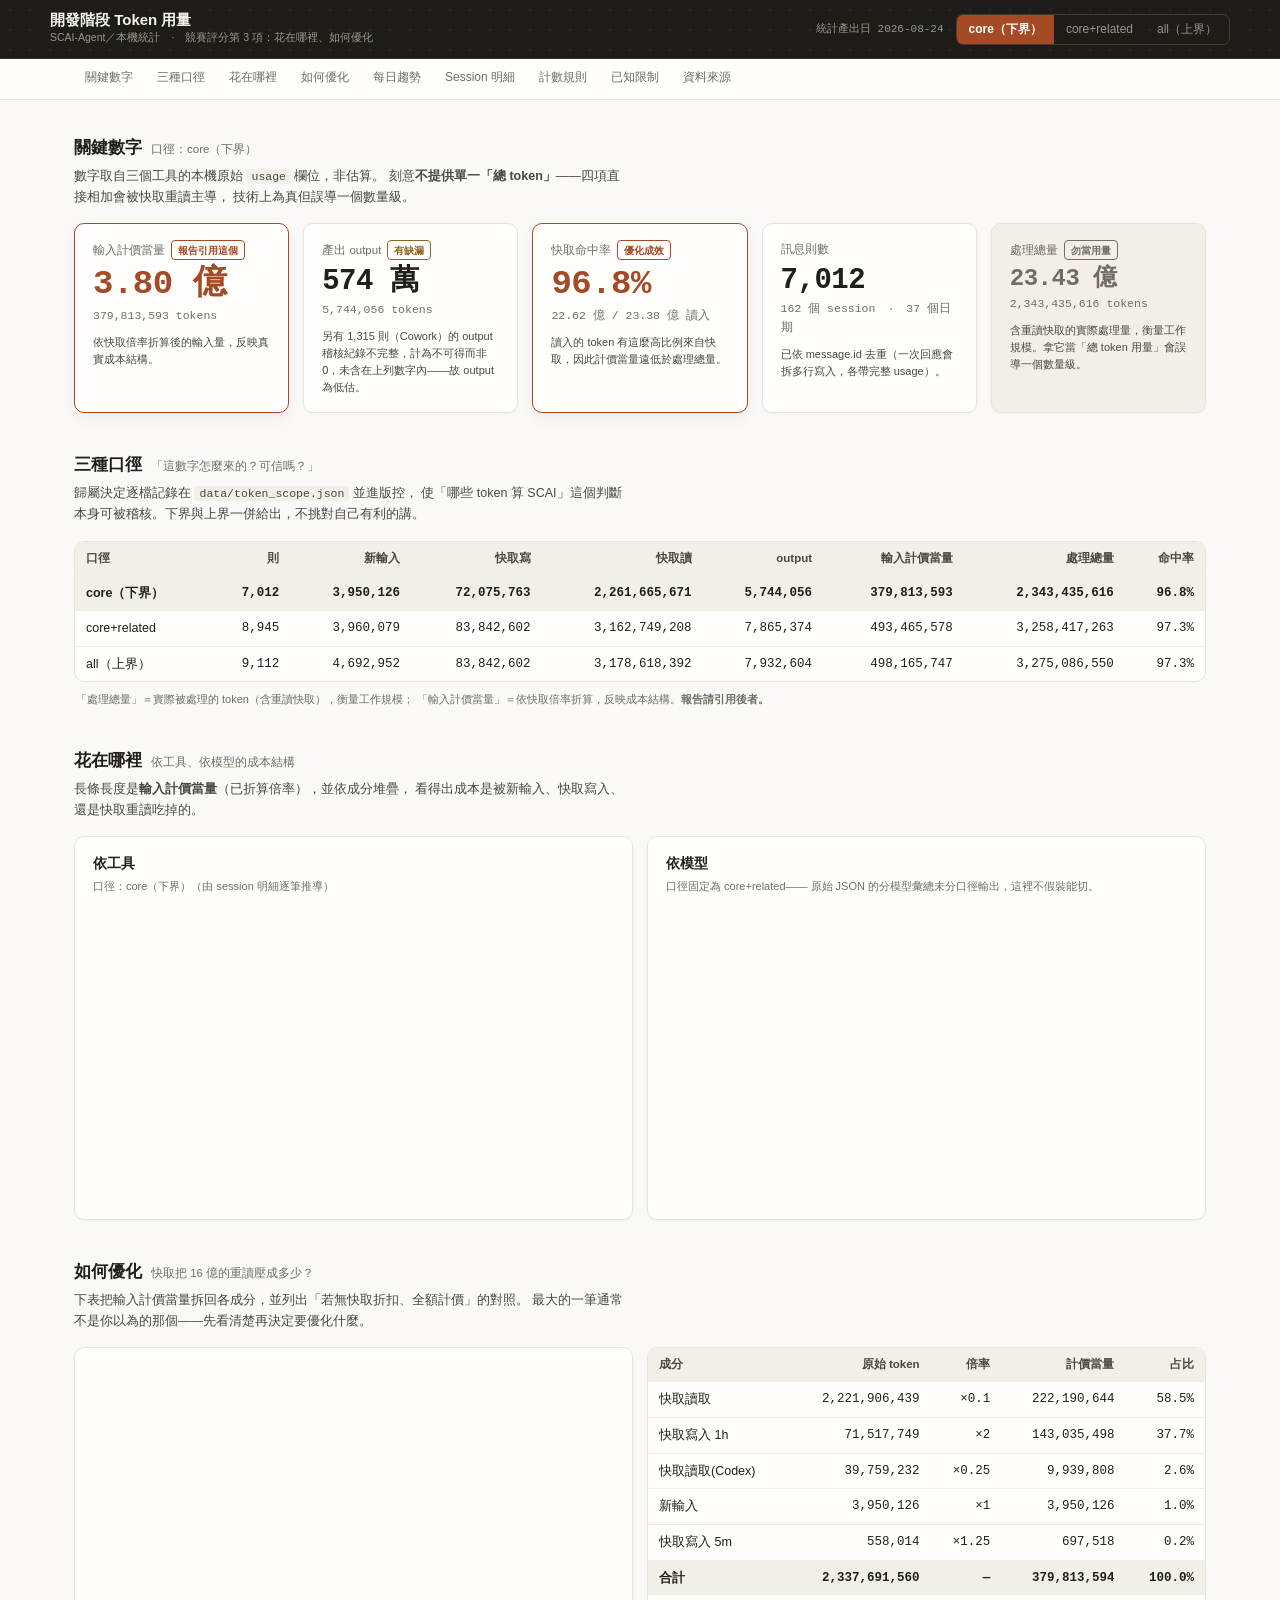
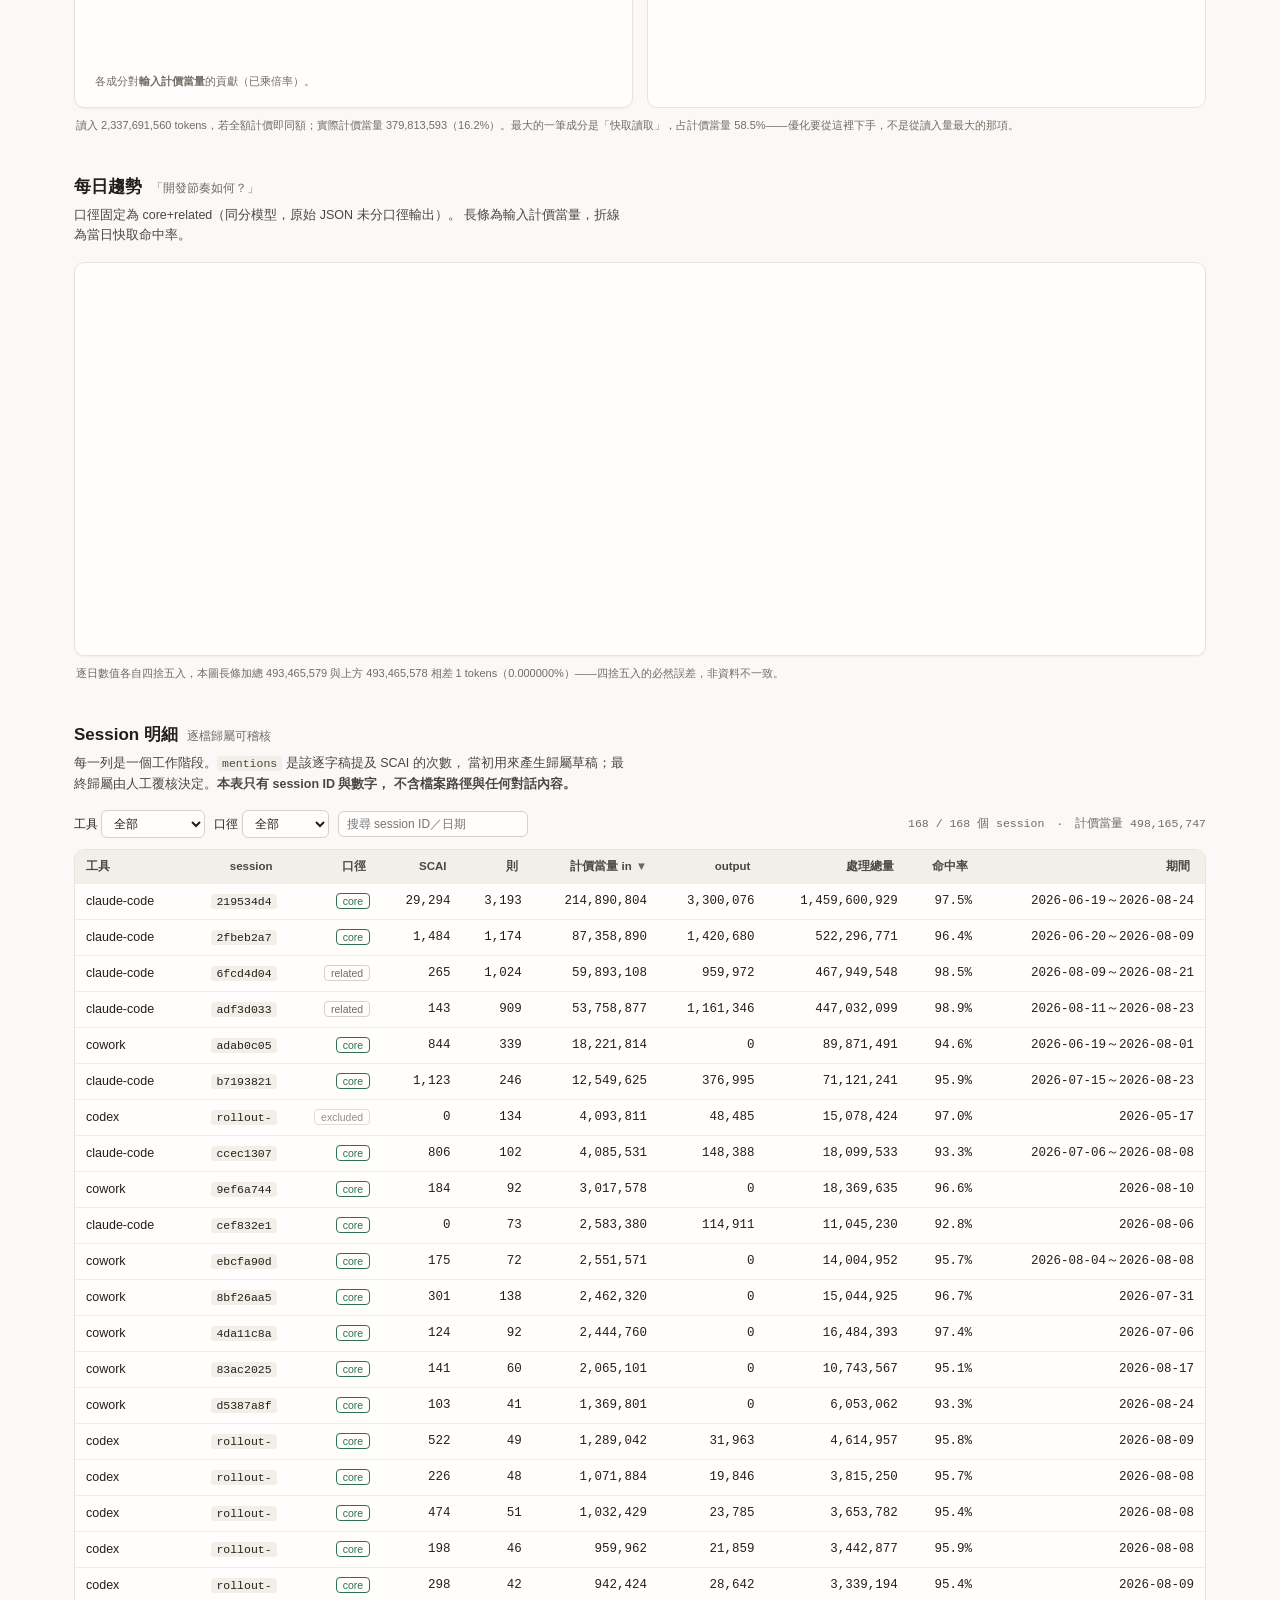
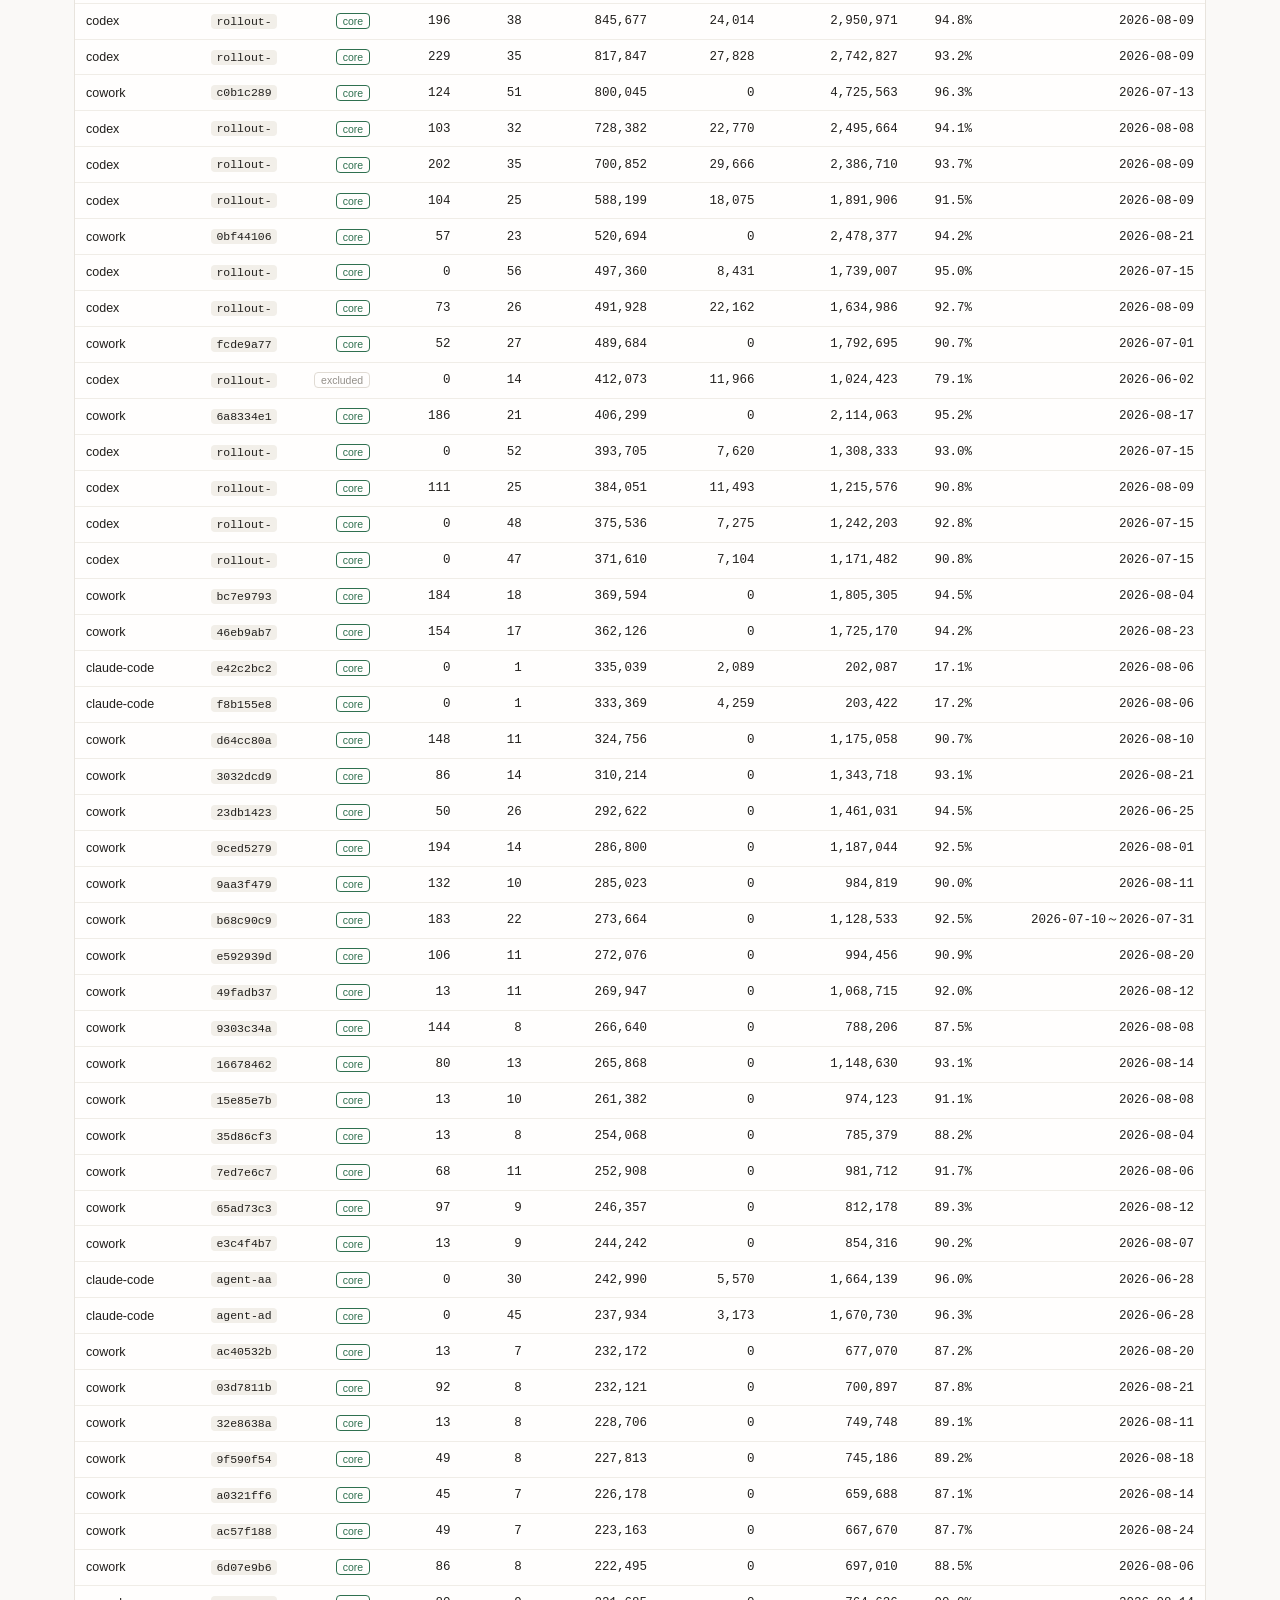
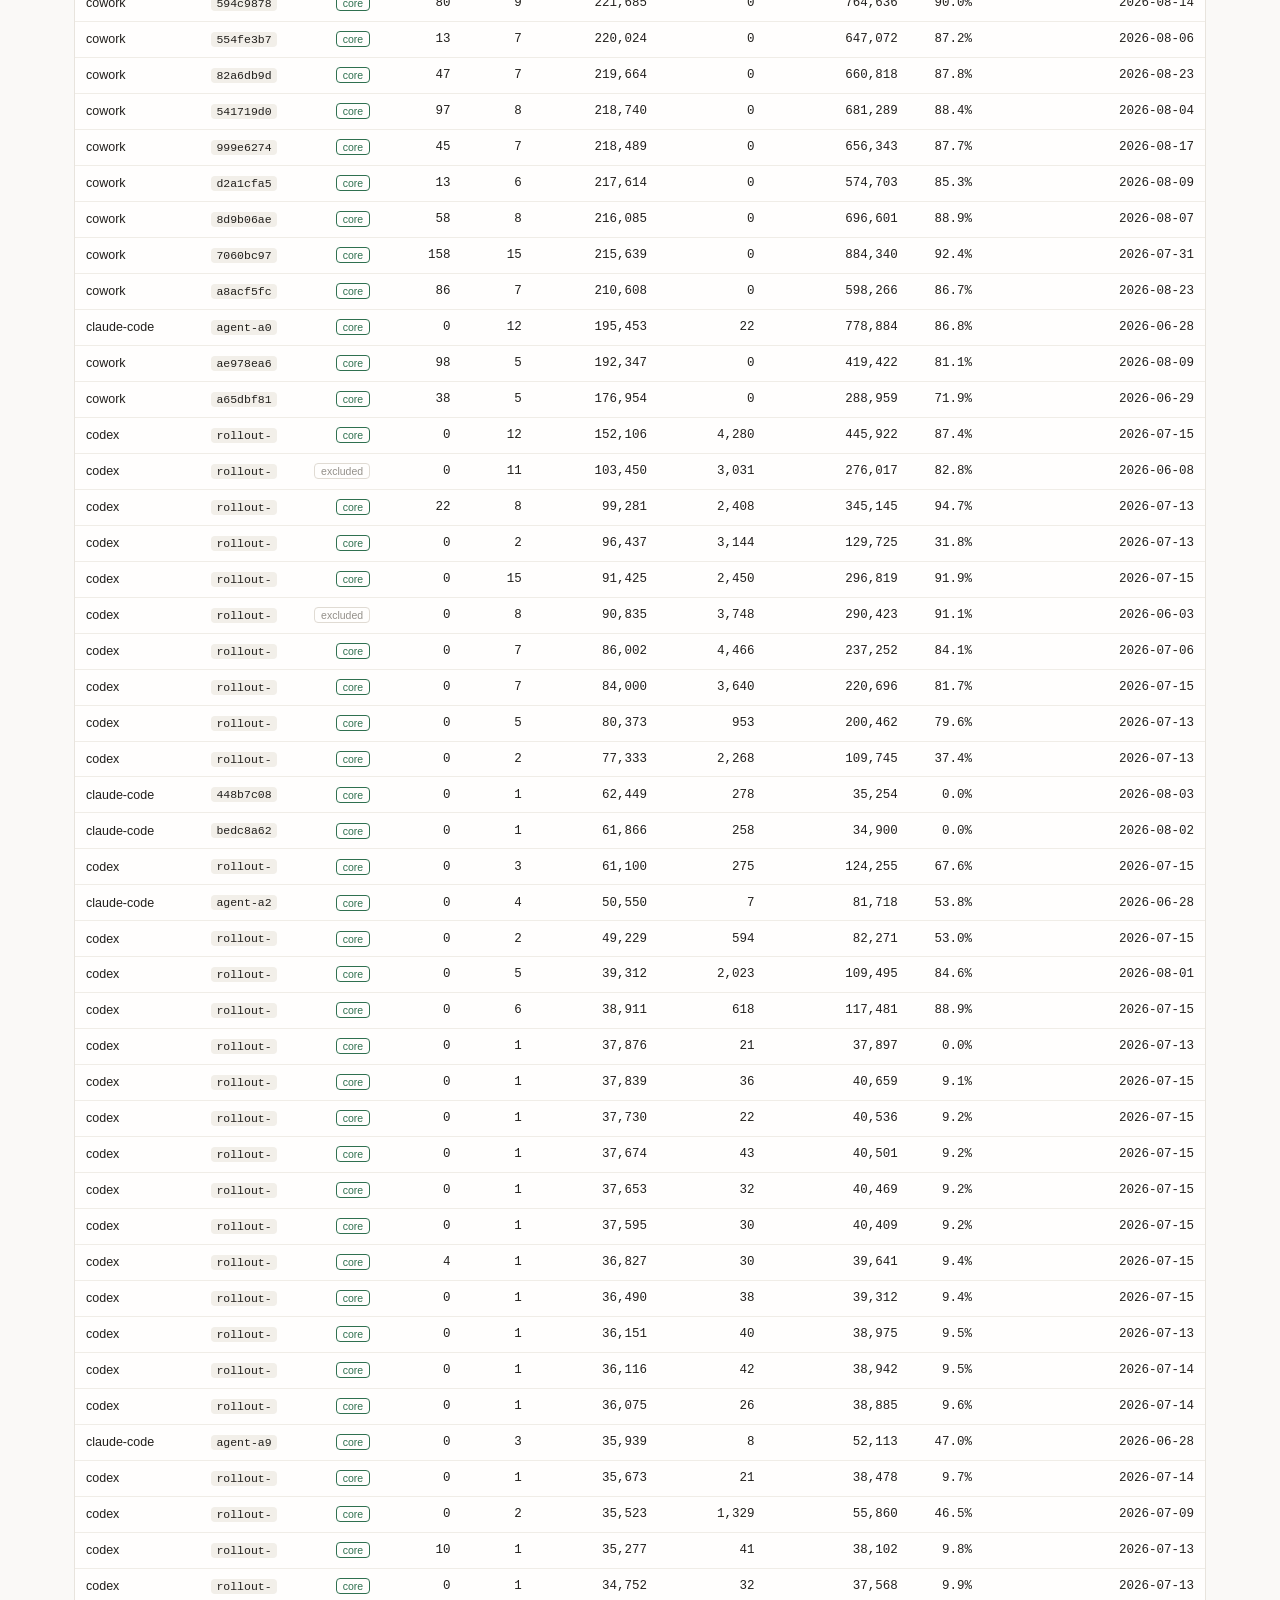
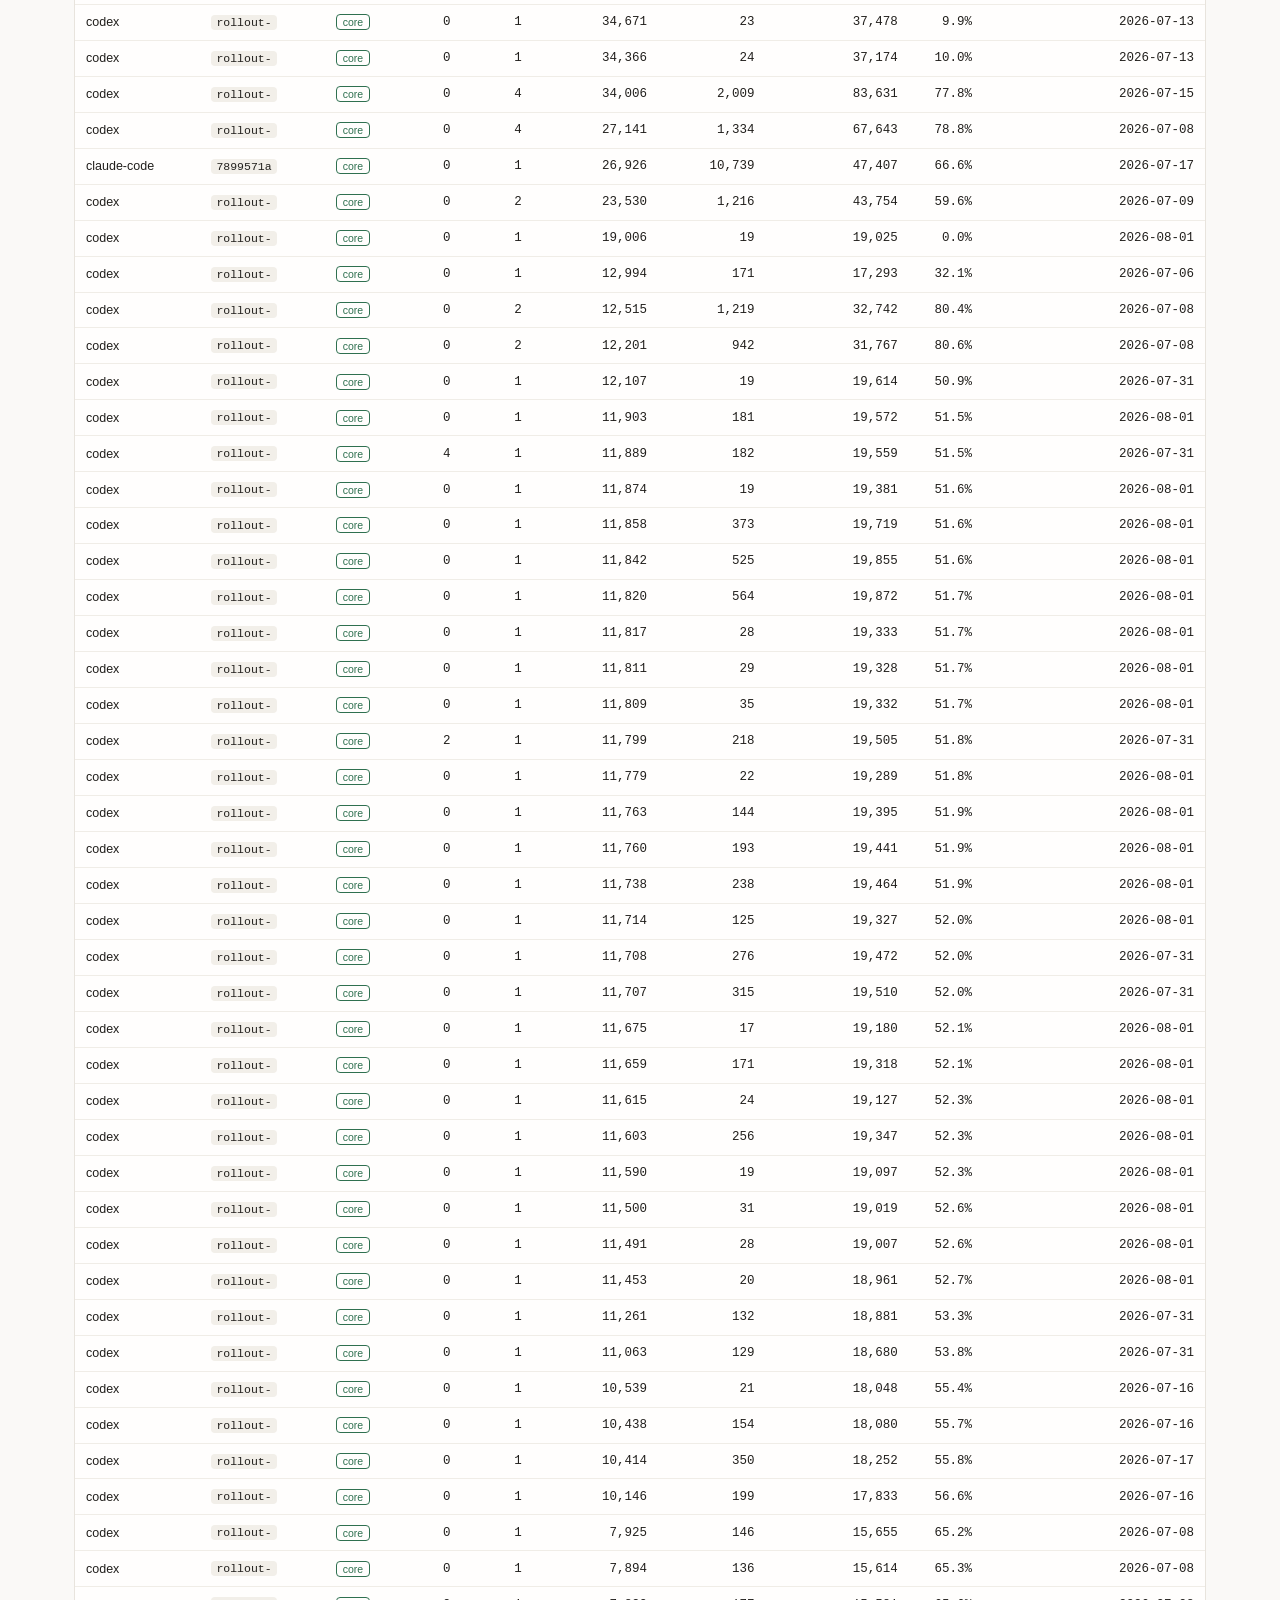
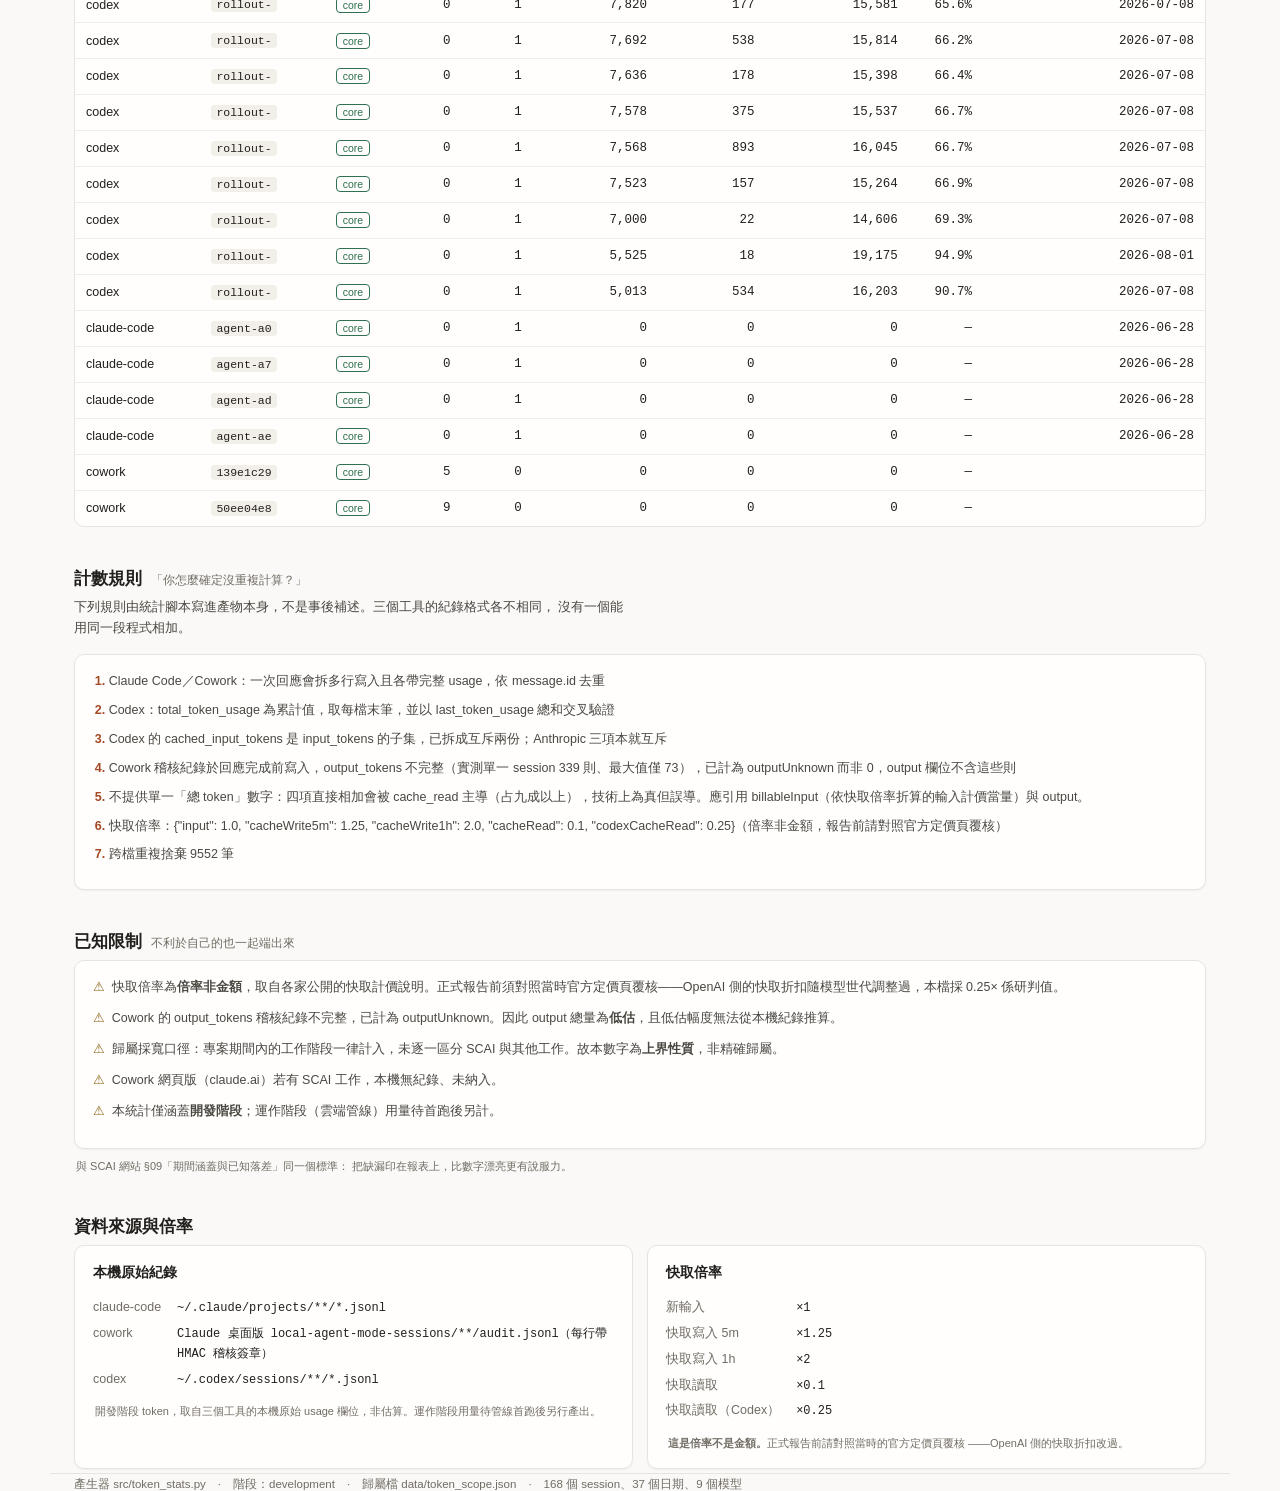
<file: dashboard/token-usage.html>
<!DOCTYPE html>
<html lang="zh-Hant">
<head>
<meta charset="UTF-8">
<meta name="viewport" content="width=device-width,initial-scale=1">
<title>開發階段 Token 用量｜SCAI-Agent</title>
<!--
  本機單檔應用。由 src/build_token_app.py 產生，資料與 Chart.js 皆已內嵌。
  刻意**不做任何外部請求**（無 CDN、無 webfont）：這支東西讀的是本機 AI 逐字稿的彙總，
  離線可開才守得住 TOKEN-STATS.md §6 的隱私紅線。字型走系統堆疊。
-->
<style>
:root{
  /* muted 與 warn 以「最暗的可能底色 --dim(#f2efe9)」為準訂到 AA 4.5：
     原本的 #736e66／#a97b1f 在 --surface 上勉強及格，一落到 --dim 就掉到 4.41／3.60。
     警示色尤其不能將就——它承載的正是「有 N 個 session 未覆核」這類最該看清楚的訊息。 */
  --bg:#faf9f7; --surface:#fffefd; --ink:#211f1c; --ink2:#4a4741; --muted:#716c64;
  --line:#e8e4dd; --line2:#d6d0c6; --dim:#f2efe9; --line-soft:#f0ede7;
  --accent:#a44a24; --ok:#2f7050; --warn:#8c661a; --err:#b03a30;
  --c1:#38547a; --c2:#357355; --c3:#b07a28; --c4:#6f5486; --c5:#9c5058;
  --r:10px; --maxw:1180px;
  --sh1:0 1px 2px rgba(33,31,28,.05);
  --sh2:0 1px 2px rgba(33,31,28,.06),0 6px 18px rgba(33,31,28,.045);
  --hd-bg:#1e1c19; --hd-line:#35322b; --hd-line2:#413d35;
  --tx-d:#e8e4db; --mut-d:#9a948a; --accent-br:#cf7a4c;
  --sans:"Noto Sans TC","Microsoft JhengHei",-apple-system,"Segoe UI",sans-serif;
  --mono:"Cascadia Mono",Consolas,"IBM Plex Mono","Microsoft JhengHei",monospace;
}
@media (prefers-color-scheme:dark){
  :root{
    --bg:#191714; --surface:#221f1b; --ink:#e8e4db; --ink2:#c6c0b4; --muted:#9a948a;
    --line:#35322b; --line2:#413d35; --dim:#2a2723; --line-soft:#2c2924;
    --accent:#cf7a4c; --ok:#5aa17c; --warn:#cfa24a; --err:#d1685c;
    --c1:#7896c2; --c2:#63ab86; --c3:#d0a153; --c4:#a288bd; --c5:#c78189;
    --sh1:none; --sh2:none;
  }
}
*{box-sizing:border-box}
html{scroll-behavior:smooth;scroll-padding-top:74px}
body{margin:0;background:var(--bg);color:var(--ink);font-family:var(--sans);
  font-size:14px;line-height:1.65;-webkit-font-smoothing:antialiased}
.wrap{max-width:var(--maxw);margin:0 auto;padding:0 24px}
.num{font-family:var(--mono);font-variant-numeric:tabular-nums}
a{color:var(--c1)}
:focus-visible{outline:2px solid var(--accent);outline-offset:2px;border-radius:4px}
.sr{position:absolute;width:1px;height:1px;overflow:hidden;clip:rect(0,0,0,0)}

/* ── header ── */
header{position:sticky;top:0;z-index:50;background:var(--hd-bg);border-bottom:1px solid var(--hd-line);
  background-image:radial-gradient(rgba(255,255,255,.05) 1px,transparent 1px);background-size:20px 20px}
.hd{display:flex;align-items:center;justify-content:space-between;gap:14px;
  min-height:58px;padding:9px 0;flex-wrap:wrap}
.bn{font-weight:700;font-size:15px;color:#f5f2ec;line-height:1.2}
.bs{font-size:10.5px;color:var(--mut-d)}
.hr{display:flex;align-items:center;gap:12px;flex-wrap:wrap}
.gen{font-size:11px;color:var(--mut-d);font-family:var(--mono)}
.seg{display:flex;border:1px solid var(--hd-line2);border-radius:7px;overflow:hidden}
.seg button{border:none;background:transparent;color:var(--mut-d);font-family:inherit;
  font-size:12px;font-weight:500;padding:6px 12px;cursor:pointer;white-space:nowrap}
.seg button.on{background:var(--accent);color:#fff;font-weight:600}
/* header 恆為深色，故 .on 在兩個主題下都疊在 var(--accent) 上，但 accent 本身會變：
   淺色 #a44a24 配白字 5.86 ✓；深色 #cf7a4c 配白字只有 3.21 ✗。深色改用深色文字（5.57）
   而非調暗 accent——選中狀態要夠亮才看得出是選中的。 */
@media (prefers-color-scheme:dark){ .seg button.on{color:#191714} }
.seg button:not(.on):hover{color:#f2efe9;background:rgba(255,255,255,.07)}
nav.toc{border-bottom:1px solid var(--line);background:var(--surface);position:sticky;top:0;z-index:40}
nav.toc .wrap{display:flex;gap:2px;overflow-x:auto;scrollbar-width:thin}
nav.toc a{padding:9px 11px;font-size:12px;color:var(--muted);text-decoration:none;white-space:nowrap;
  border-bottom:2px solid transparent}
nav.toc a:hover{color:var(--ink);border-bottom-color:var(--line2)}

/* ── section ── */
section{padding:34px 0 4px;scroll-margin-top:74px}
h2{font-size:17px;margin:0 0 4px;display:flex;align-items:baseline;gap:9px;flex-wrap:wrap}
h2 .q{font-size:11.5px;color:var(--muted);font-weight:500}
.lead{color:var(--ink2);font-size:12.5px;margin:0 0 16px;max-width:80ch}
.card{background:var(--surface);border:1px solid var(--line);border-radius:var(--r);
  box-shadow:var(--sh1);padding:16px 18px}
.grid{display:grid;gap:14px}
/* auto-fit 的 minmax 下限是硬下限：一旦大於視窗寬度，欄位就撐出去造成整頁橫向捲動，
   而且 .card 本身沒有 overflow 容器，破的是版面不是內部捲軸。min() 夾住才安全。 */
.grid.split{grid-template-columns:repeat(auto-fit,minmax(min(420px,100%),1fr))}
.grid.split.narrow{grid-template-columns:repeat(auto-fit,minmax(min(330px,100%),1fr))}

/* ── KPI ── */
.kpis{grid-template-columns:repeat(auto-fit,minmax(min(215px,100%),1fr))}
.kpi .lab{font-size:11.5px;color:var(--muted);display:flex;align-items:center;gap:6px}
.kpi .big{font-family:var(--mono);font-size:29px;font-weight:600;line-height:1.15;margin-top:5px;
  letter-spacing:-.5px}
.kpi .raw{font-family:var(--mono);font-size:11.5px;color:var(--muted);margin-top:2px}
.kpi .fn{font-size:11px;color:var(--ink2);margin-top:8px;line-height:1.55}
.kpi.hero{border-color:var(--accent);box-shadow:var(--sh2)}
.kpi.hero .big{color:var(--accent);font-size:34px}
.kpi.mute{background:var(--dim)}
.kpi.mute .big{color:var(--muted);font-size:24px}
.tag{font-size:10px;font-weight:600;padding:1.5px 6px;border-radius:4px;white-space:nowrap;
  border:1px solid currentColor;line-height:1.5}
.tag.cite{color:var(--accent)}
.tag.warn{color:var(--warn)}
.tag.dim{color:var(--muted)}

/* ── table ── */
.tw{overflow-x:auto;border:1px solid var(--line);border-radius:var(--r);background:var(--surface)}
table{border-collapse:collapse;width:100%;font-size:12.5px}
th,td{padding:7px 11px;text-align:right;white-space:nowrap;border-bottom:1px solid var(--line-soft)}
th{background:var(--dim);font-weight:600;font-size:11.5px;color:var(--ink2);position:sticky;top:0}
th:first-child,td:first-child{text-align:left}
tbody tr:last-child td{border-bottom:none}
tbody tr:hover{background:var(--dim)}
td.n{font-family:var(--mono);font-variant-numeric:tabular-nums}
tr.hl td{background:var(--dim);font-weight:600}
tr.hl:hover td{background:var(--line-soft)}
th.s{cursor:pointer;user-select:none}
th.s:hover{color:var(--ink)}
th.s::after{content:"";opacity:.35;margin-left:4px}
th.s.asc::after{content:"▲";opacity:.8}
th.s.desc::after{content:"▼";opacity:.8}
.sc{font-size:10.5px;padding:1px 6px;border-radius:4px;border:1px solid var(--line2);color:var(--muted)}
.sc.core{color:var(--ok);border-color:currentColor}
.sc.excluded{color:var(--muted);opacity:.75}
.sc.unrev{color:var(--warn);border-color:currentColor;font-weight:600}

/* ── charts ── */
.chart{position:relative;height:300px}
.chart.tall{height:360px}
.cap{font-size:11px;color:var(--muted);margin:9px 2px 0;line-height:1.6}

/* ── lists ── */
ol.rules,ul.plain{margin:0;padding-left:1.25em;font-size:12.5px;color:var(--ink2);line-height:1.75}
ol.rules li,ul.plain li{margin-bottom:7px}
ol.rules li::marker{color:var(--accent);font-weight:600}
ul.caveats{list-style:none;margin:0;padding:0;font-size:12.5px;color:var(--ink2);line-height:1.75}
ul.caveats li{padding-left:1.5em;position:relative;margin-bottom:9px}
ul.caveats li::before{content:"⚠";position:absolute;left:0;color:var(--warn)}
.kv{display:grid;grid-template-columns:auto 1fr;gap:4px 16px;font-size:12.5px;align-items:baseline}
.kv dt{color:var(--muted);white-space:nowrap}
.kv dd{margin:0;font-family:var(--mono);font-size:12px;word-break:break-all}

/* ── filter bar ── */
.fb{display:flex;gap:9px;align-items:center;flex-wrap:wrap;margin-bottom:11px;font-size:12px}
.fb select,.fb input{font-family:inherit;font-size:12px;padding:5px 8px;border:1px solid var(--line2);
  border-radius:6px;background:var(--surface);color:var(--ink)}
.fb input{min-width:190px}
.fb .cnt{color:var(--muted);margin-left:auto;font-family:var(--mono);font-size:11.5px}

footer{margin-top:44px;border-top:1px solid var(--line);padding:20px 0 40px;
  font-size:11.5px;color:var(--muted);line-height:1.8}
code{font-family:var(--mono);font-size:.92em;background:var(--dim);padding:1px 5px;border-radius:4px}
@media (max-width:640px){
  .wrap{padding:0 15px}
  .kpi .big{font-size:25px}.kpi.hero .big{font-size:28px}
  .chart{height:250px}
}
@media print{header,nav.toc{position:static}.chart{height:250px}}
</style>
</head>
<body>

<header>
  <div class="wrap hd">
    <div>
      <div class="bn">開發階段 Token 用量</div>
      <div class="bs">SCAI-Agent／本機統計　·　競賽評分第 3 項：花在哪裡、如何優化</div>
    </div>
    <div class="hr">
      <span class="gen" id="gen"></span>
      <div class="seg" id="scopeSeg" role="group" aria-label="口徑切換"></div>
    </div>
  </div>
</header>

<nav class="toc" aria-label="目錄"><div class="wrap">
  <a href="#kpi">關鍵數字</a><a href="#scopes">三種口徑</a><a href="#where">花在哪裡</a>
  <a href="#optimize">如何優化</a><a href="#trend">每日趨勢</a><a href="#sessions">Session 明細</a>
  <a href="#rules">計數規則</a><a href="#caveats">已知限制</a><a href="#src">資料來源</a>
</div></nav>

<main class="wrap">

<section id="kpi">
  <h2>關鍵數字 <span class="q" id="kpiScope"></span></h2>
  <p class="lead">數字取自三個工具的本機原始 <code>usage</code> 欄位，非估算。
    刻意<strong>不提供單一「總 token」</strong>——四項直接相加會被快取重讀主導，
    技術上為真但誤導一個數量級。</p>
  <div class="grid kpis" id="kpiGrid"></div>
</section>

<section id="scopes">
  <h2>三種口徑 <span class="q">「這數字怎麼來的？可信嗎？」</span></h2>
  <p class="lead">歸屬決定逐檔記錄在 <code id="scopeFile"></code> 並進版控，
    使「哪些 token 算 SCAI」這個判斷本身可被稽核。下界與上界一併給出，不挑對自己有利的講。</p>
  <div class="tw"><table id="scopeTable">
    <thead><tr>
      <th>口徑</th><th>則</th><th>新輸入</th><th>快取寫</th><th>快取讀</th>
      <th>output</th><th>輸入計價當量</th><th>處理總量</th><th>命中率</th>
    </tr></thead><tbody></tbody>
  </table></div>
  <p class="cap">「處理總量」＝實際被處理的 token（含重讀快取），衡量工作規模；
    「輸入計價當量」＝依快取倍率折算，反映成本結構。<strong>報告請引用後者。</strong></p>
</section>

<section id="where">
  <h2>花在哪裡 <span class="q">依工具、依模型的成本結構</span></h2>
  <p class="lead">長條長度是<strong>輸入計價當量</strong>（已折算倍率），並依成分堆疊，
    看得出成本是被新輸入、快取寫入、還是快取重讀吃掉的。</p>
  <div class="grid split">
    <div class="card">
      <h3 style="margin:0 0 2px;font-size:13.5px">依工具</h3>
      <p class="cap" style="margin:0 0 8px" id="byToolScopeNote"></p>
      <div class="chart"><canvas id="cTool"></canvas></div>
    </div>
    <div class="card">
      <h3 style="margin:0 0 2px;font-size:13.5px">依模型</h3>
      <p class="cap" style="margin:0 0 8px">口徑固定為 core+related——
        原始 JSON 的分模型彙總未分口徑輸出，這裡不假裝能切。</p>
      <div class="chart"><canvas id="cModel"></canvas></div>
    </div>
  </div>
</section>

<section id="optimize">
  <h2>如何優化 <span class="q">快取把 16 億的重讀壓成多少？</span></h2>
  <p class="lead">下表把輸入計價當量拆回各成分，並列出「若無快取折扣、全額計價」的對照。
    最大的一筆通常不是你以為的那個——先看清楚再決定要優化什麼。</p>
  <div class="grid split narrow">
    <div class="card"><div class="chart"><canvas id="cMix"></canvas></div>
      <p class="cap">各成分對<strong>輸入計價當量</strong>的貢獻（已乘倍率）。</p></div>
    <div class="tw"><table id="mixTable">
      <thead><tr><th>成分</th><th>原始 token</th><th>倍率</th><th>計價當量</th><th>占比</th></tr></thead>
      <tbody></tbody>
    </table></div>
  </div>
  <p class="cap" id="mixNote"></p>
</section>

<section id="trend">
  <h2>每日趨勢 <span class="q">「開發節奏如何？」</span></h2>
  <p class="lead">口徑固定為 core+related（同分模型，原始 JSON 未分口徑輸出）。
    長條為輸入計價當量，折線為當日快取命中率。</p>
  <div class="card"><div class="chart tall"><canvas id="cDay"></canvas></div></div>
  <p class="cap" id="dayRoundNote"></p>
</section>

<section id="sessions">
  <h2>Session 明細 <span class="q">逐檔歸屬可稽核</span></h2>
  <p class="lead">每一列是一個工作階段。<code>mentions</code> 是該逐字稿提及 SCAI 的次數，
    當初用來產生歸屬草稿；最終歸屬由人工覆核決定。<strong>本表只有 session ID 與數字，
    不含檔案路徑與任何對話內容。</strong></p>
  <p class="cap" id="unreviewedNote" hidden></p>
  <div class="fb">
    <label>工具 <select id="fTool"></select></label>
    <label>口徑 <select id="fScope"></select></label>
    <input id="fq" type="search" placeholder="搜尋 session ID／日期" aria-label="搜尋 session">
    <span class="cnt" id="sCount"></span>
  </div>
  <div class="tw"><table id="sessTable">
    <thead><tr>
      <th class="s" data-k="tool">工具</th><th class="s" data-k="session">session</th>
      <th class="s" data-k="scope">口徑</th><th class="s" data-k="mentions">SCAI</th>
      <th class="s" data-k="msgs">則</th><th class="s desc" data-k="billableInput">計價當量 in</th>
      <th class="s" data-k="output">output</th><th class="s" data-k="processed">處理總量</th>
      <th class="s" data-k="cacheHitRate">命中率</th><th class="s" data-k="from">期間</th>
    </tr></thead><tbody></tbody>
  </table></div>
</section>

<section id="rules">
  <h2>計數規則 <span class="q">「你怎麼確定沒重複計算？」</span></h2>
  <p class="lead">下列規則由統計腳本寫進產物本身，不是事後補述。三個工具的紀錄格式各不相同，
    沒有一個能用同一段程式相加。</p>
  <div class="card"><ol class="rules" id="rulesList"></ol></div>
</section>

<section id="caveats">
  <h2>已知限制 <span class="q">不利於自己的也一起端出來</span></h2>
  <div class="card"><ul class="caveats" id="caveatList"></ul></div>
  <p class="cap">與 SCAI 網站 §09「期間涵蓋與已知落差」同一個標準：
    把缺漏印在報表上，比數字漂亮更有說服力。</p>
</section>

<section id="src">
  <h2>資料來源與倍率</h2>
  <div class="grid split narrow">
    <div class="card"><h3 style="margin:0 0 9px;font-size:13.5px">本機原始紀錄</h3>
      <dl class="kv" id="srcList"></dl>
      <p class="cap" id="srcNote"></p></div>
    <div class="card"><h3 style="margin:0 0 9px;font-size:13.5px">快取倍率</h3>
      <dl class="kv" id="rateList"></dl>
      <p class="cap"><strong>這是倍率不是金額。</strong>正式報告前請對照當時的官方定價頁覆核
        ——OpenAI 側的快取折扣改過。</p></div>
  </div>
</section>

</main>

<footer class="wrap">
  <div id="footNote"></div>
  <div style="margin-top:9px">重新統計：<code>python src/build_token_app.py --rescan</code>
    （會先重掃三個來源再重建本頁）。規格與踩過的坑見 <code>TOKEN-STATS.md</code>。</div>
  <div style="margin-top:9px">本檔為<strong>本機產物</strong>，資料與圖表程式庫皆已內嵌，
    開啟時不發出任何外部請求。</div>
</footer>

<script>/* Chart.js 4.4.1（內嵌，MIT）*/
!function(t,e){"object"==typeof exports&&"undefined"!=typeof module?module.exports=e():"function"==typeof define&&define.amd?define(e):(t="undefined"!=typeof globalThis?globalThis:t||self).Chart=e()}(this,function(){"use strict";var s=Object.freeze({__proto__:null,get Colors(){return dn},get Decimation(){return fn},get Filler(){return Dn},get Legend(){return Tn},get SubTitle(){return In},get Title(){return En},get Tooltip(){return Un}});function t(){}const F=(()=>{let t=0;return()=>t++})();function P(t){return null==t}function O(t){if(Array.isArray&&Array.isArray(t))return!0;const e=Object.prototype.toString.call(t);return"[object"===e.slice(0,7)&&"Array]"===e.slice(-6)}function A(t){return null!==t&&"[object Object]"===Object.prototype.toString.call(t)}function p(t){return("number"==typeof t||t instanceof Number)&&isFinite(+t)}function g(t,e){return p(t)?t:e}function T(t,e){return void 0===t?e:t}const V=(t,e)=>"string"==typeof t&&t.endsWith("%")?parseFloat(t)/100:+t/e,B=(t,e)=>"string"==typeof t&&t.endsWith("%")?parseFloat(t)/100*e:+t;function d(t,e,i){if(t&&"function"==typeof t.call)return t.apply(i,e)}function k(t,e,i,s){let a,n,o;if(O(t))if(n=t.length,s)for(a=n-1;0<=a;a--)e.call(i,t[a],a);else for(a=0;a<n;a++)e.call(i,t[a],a);else if(A(t))for(o=Object.keys(t),n=o.length,a=0;a<n;a++)e.call(i,t[o[a]],o[a])}function W(t,e){let i,s,a,n;if(!t||!e||t.length!==e.length)return!1;for(i=0,s=t.length;i<s;++i)if(a=t[i],n=e[i],a.datasetIndex!==n.datasetIndex||a.index!==n.index)return!1;return!0}function N(e){if(O(e))return e.map(N);if(A(e)){const i=Object.create(null),s=Object.keys(e),a=s.length;let t=0;for(;t<a;++t)i[s[t]]=N(e[s[t]]);return i}return e}function H(t){return-1===["__proto__","prototype","constructor"].indexOf(t)}function j(t,e,i,s){var a;H(t)&&(a=e[t],i=i[t],A(a)&&A(i)?Y(a,i,s):e[t]=N(i))}function Y(i,t,s){var a,e=O(t)?t:[t],n=e.length;if(!A(i))return i;const o=(s=s||{}).merger||j;for(let t=0;t<n;++t)if(A(a=e[t])){const O=Object.keys(a);for(let t=0,e=O.length;t<e;++t)o(O[t],i,a,s)}return i}function $(t,e){return Y(t,e,{merger:U})}function U(t,e,i){var s;H(t)&&(s=e[t],i=i[t],A(s)&&A(i)?$(s,i):Object.prototype.hasOwnProperty.call(e,t)||(e[t]=N(i)))}const X={"":t=>t,x:t=>t.x,y:t=>t.y};function q(t){const e=t.split("."),i=[];let s="";for(const t of e)s+=t,s=s.endsWith("\\")?s.slice(0,-1)+".":(i.push(s),"");return i}function m(t,e){const i=X[e]||(X[e]=function(){const i=q(e);return t=>{for(const e of i){if(""===e)break;t=t&&t[e]}return t}}());return i(t)}function K(t){return t.charAt(0).toUpperCase()+t.slice(1)}const G=t=>void 0!==t,u=t=>"function"==typeof t,Z=(t,e)=>{if(t.size!==e.size)return!1;for(const i of t)if(!e.has(i))return!1;return!0};function J(t){return"mouseup"===t.type||"click"===t.type||"contextmenu"===t.type}const S=Math.PI,_=2*S,Q=_+S,tt=Number.POSITIVE_INFINITY,et=S/180,D=S/2,it=S/4,st=2*S/3,r=Math.log10,y=Math.sign;function at(t,e,i){return Math.abs(t-e)<i}function nt(t){var e=Math.round(t),e=(t=at(t,e,t/1e3)?e:t,Math.pow(10,Math.floor(r(t)))),t=t/e;return(t<=1?1:t<=2?2:t<=5?5:10)*e}function ot(t){const e=[],i=Math.sqrt(t);let s;for(s=1;s<i;s++)t%s==0&&(e.push(s),e.push(t/s));return i===(0|i)&&e.push(i),e.sort((t,e)=>t-e).pop(),e}function rt(t){return!isNaN(parseFloat(t))&&isFinite(t)}function lt(t,e){var i=Math.round(t);return i-e<=t&&t<=i+e}function ht(t,e,i){let s,a,n;for(s=0,a=t.length;s<a;s++)n=t[s][i],isNaN(n)||(e.min=Math.min(e.min,n),e.max=Math.max(e.max,n))}function L(t){return t*(S/180)}function ct(t){return t*(180/S)}function dt(i){if(p(i)){let t=1,e=0;for(;Math.round(i*t)/t!==i;)t*=10,e++;return e}}function ut(t,e){var i=e.x-t.x,e=e.y-t.y,t=Math.sqrt(i*i+e*e);let s=Math.atan2(e,i);return s<-.5*S&&(s+=_),{angle:s,distance:t}}function gt(t,e){return Math.sqrt(Math.pow(e.x-t.x,2)+Math.pow(e.y-t.y,2))}function ft(t,e){return(t-e+Q)%_-S}function v(t){return(t%_+_)%_}function pt(t,e,i,s){var t=v(t),e=v(e),i=v(i),a=v(e-t),n=v(i-t),o=v(t-e),r=v(t-i);return t===e||t===i||s&&e===i||n<a&&o<r}function C(t,e,i){return Math.max(e,Math.min(i,t))}function mt(t){return C(t,-32768,32767)}function c(t,e,i,s=1e-6){return t>=Math.min(e,i)-s&&t<=Math.max(e,i)+s}function bt(e,i,t){t=t||(t=>e[t]<i);let s,a=e.length-1,n=0;for(;1<a-n;)t(s=n+a>>1)?n=s:a=s;return{lo:n,hi:a}}const f=(i,s,a,t)=>bt(i,a,t?t=>{var e=i[t][s];return e<a||e===a&&i[t+1][s]===a}:t=>i[t][s]<a),xt=(e,i,s)=>bt(e,s,t=>e[t][i]>=s);function vt(t,e,i){let s=0,a=t.length;for(;s<a&&t[s]<e;)s++;for(;a>s&&t[a-1]>i;)a--;return 0<s||a<t.length?t.slice(s,a):t}const _t=["push","pop","shift","splice","unshift"];function yt(a,t){a._chartjs?a._chartjs.listeners.push(t):(Object.defineProperty(a,"_chartjs",{configurable:!0,enumerable:!1,value:{listeners:[t]}}),_t.forEach(t=>{const i="_onData"+K(t),s=a[t];Object.defineProperty(a,t,{configurable:!0,enumerable:!1,value(...e){var t=s.apply(this,e);return a._chartjs.listeners.forEach(t=>{"function"==typeof t[i]&&t[i](...e)}),t}})}))}function Mt(e,t){var i=e._chartjs;if(i){const s=i.listeners,a=s.indexOf(t);-1!==a&&s.splice(a,1),0<s.length||(_t.forEach(t=>{delete e[t]}),delete e._chartjs)}}function wt(t){var e=new Set(t);return e.size===t.length?t:Array.from(e)}const kt="undefined"==typeof window?function(t){return t()}:window.requestAnimationFrame;function St(e,i){let s,a=!1;return function(...t){s=t,a||(a=!0,kt.call(window,()=>{a=!1,e.apply(i,s)}))}}function Pt(e,i){let s;return function(...t){return i?(clearTimeout(s),s=setTimeout(e,i,t)):e.apply(this,t),i}}const Dt=t=>"start"===t?"left":"end"===t?"right":"center",E=(t,e,i)=>"start"===t?e:"end"===t?i:(e+i)/2,Ct=(t,e,i,s)=>t===(s?"left":"right")?i:"center"===t?(e+i)/2:e;function Ot(t,e,i){var s=e.length;let a=0,n=s;if(t._sorted){const{iScale:o,_parsed:r}=t,l=o.axis,{min:h,max:c,minDefined:d,maxDefined:u}=o.getUserBounds();d&&(a=C(Math.min(f(r,l,h).lo,i?s:f(e,l,o.getPixelForValue(h)).lo),0,s-1)),n=u?C(Math.max(f(r,o.axis,c,!0).hi+1,i?0:f(e,l,o.getPixelForValue(c),!0).hi+1),a,s)-a:s-a}return{start:a,count:n}}function At(t){var{xScale:e,yScale:i,_scaleRanges:s}=t,a={xmin:e.min,xmax:e.max,ymin:i.min,ymax:i.max};if(!s)return t._scaleRanges=a,!0;t=s.xmin!==e.min||s.xmax!==e.max||s.ymin!==i.min||s.ymax!==i.max;return Object.assign(s,a),t}var l=new class{constructor(){this._request=null,this._charts=new Map,this._running=!1,this._lastDate=void 0}_notify(e,i,s,t){const a=i.listeners[t],n=i.duration;a.forEach(t=>t({chart:e,initial:i.initial,numSteps:n,currentStep:Math.min(s-i.start,n)}))}_refresh(){this._request||(this._running=!0,this._request=kt.call(window,()=>{this._update(),this._request=null,this._running&&this._refresh()}))}_update(o=Date.now()){let r=0;this._charts.forEach((s,a)=>{if(s.running&&s.items.length){const n=s.items;let t,e=n.length-1,i=!1;for(;0<=e;--e)(t=n[e])._active?(t._total>s.duration&&(s.duration=t._total),t.tick(o),i=!0):(n[e]=n[n.length-1],n.pop());i&&(a.draw(),this._notify(a,s,o,"progress")),n.length||(s.running=!1,this._notify(a,s,o,"complete"),s.initial=!1),r+=n.length}}),this._lastDate=o,0===r&&(this._running=!1)}_getAnims(t){const e=this._charts;let i=e.get(t);return i||(i={running:!1,initial:!0,items:[],listeners:{complete:[],progress:[]}},e.set(t,i)),i}listen(t,e,i){this._getAnims(t).listeners[e].push(i)}add(t,e){e&&e.length&&this._getAnims(t).items.push(...e)}has(t){return 0<this._getAnims(t).items.length}start(t){const e=this._charts.get(t);e&&(e.running=!0,e.start=Date.now(),e.duration=e.items.reduce((t,e)=>Math.max(t,e._duration),0),this._refresh())}running(t){if(!this._running)return!1;t=this._charts.get(t);return!!(t&&t.running&&t.items.length)}stop(e){const i=this._charts.get(e);if(i&&i.items.length){const s=i.items;let t=s.length-1;for(;0<=t;--t)s[t].cancel();i.items=[],this._notify(e,i,Date.now(),"complete")}}remove(t){return this._charts.delete(t)}};function Tt(t){return t+.5|0}const Lt=(t,e,i)=>Math.max(Math.min(t,i),e);function Et(t){return Lt(Tt(2.55*t),0,255)}function Rt(t){return Lt(Tt(255*t),0,255)}function o(t){return Lt(Tt(t/2.55)/100,0,1)}function It(t){return Lt(Tt(100*t),0,100)}const n={0:0,1:1,2:2,3:3,4:4,5:5,6:6,7:7,8:8,9:9,A:10,B:11,C:12,D:13,E:14,F:15,a:10,b:11,c:12,d:13,e:14,f:15},zt=[..."0123456789ABCDEF"],Ft=t=>zt[15&t],Vt=t=>zt[(240&t)>>4]+zt[15&t],Bt=t=>(240&t)>>4==(15&t);const Wt=/^(hsla?|hwb|hsv)\(\s*([-+.e\d]+)(?:deg)?[\s,]+([-+.e\d]+)%[\s,]+([-+.e\d]+)%(?:[\s,]+([-+.e\d]+)(%)?)?\s*\)$/;function Nt(i,t,s){const a=t*Math.min(s,1-s),e=(t,e=(t+i/30)%12)=>s-a*Math.max(Math.min(e-3,9-e,1),-1);return[e(0),e(8),e(4)]}function Ht(i,s,a){i=(t,e=(t+i/60)%6)=>a-a*s*Math.max(Math.min(e,4-e,1),0);return[i(5),i(3),i(1)]}function jt(t,e,i){const s=Nt(t,1,.5);let a;for(1<e+i&&(e*=a=1/(e+i),i*=a),a=0;a<3;a++)s[a]*=1-e-i,s[a]+=e;return s}function Yt(t){var e=t.r/255,i=t.g/255,t=t.b/255,s=Math.max(e,i,t),a=Math.min(e,i,t),n=(s+a)/2;let o,r,l;return s!==a&&(l=s-a,r=.5<n?l/(2-s-a):l/(s+a),o=60*(o=(a=i,i=t,(t=e)===s?(a-i)/l+(a<i?6:0):a===s?(i-t)/l+2:(t-a)/l+4))+.5),[0|o,r||0,n]}function $t(t,e,i,s){return(Array.isArray(e)?t(e[0],e[1],e[2]):t(e,i,s)).map(Rt)}function Ut(t,e,i){return $t(Nt,t,e,i)}function Xt(t){return(t%360+360)%360}const qt={x:"dark",Z:"light",Y:"re",X:"blu",W:"gr",V:"medium",U:"slate",A:"ee",T:"ol",S:"or",B:"ra",C:"lateg",D:"ights",R:"in",Q:"turquois",E:"hi",P:"ro",O:"al",N:"le",M:"de",L:"yello",F:"en",K:"ch",G:"arks",H:"ea",I:"ightg",J:"wh"},Kt={OiceXe:"f0f8ff",antiquewEte:"faebd7",aqua:"ffff",aquamarRe:"7fffd4",azuY:"f0ffff",beige:"f5f5dc",bisque:"ffe4c4",black:"0",blanKedOmond:"ffebcd",Xe:"ff",XeviTet:"8a2be2",bPwn:"a52a2a",burlywood:"deb887",caMtXe:"5f9ea0",KartYuse:"7fff00",KocTate:"d2691e",cSO:"ff7f50",cSnflowerXe:"6495ed",cSnsilk:"fff8dc",crimson:"dc143c",cyan:"ffff",xXe:"8b",xcyan:"8b8b",xgTMnPd:"b8860b",xWay:"a9a9a9",xgYF:"6400",xgYy:"a9a9a9",xkhaki:"bdb76b",xmagFta:"8b008b",xTivegYF:"556b2f",xSange:"ff8c00",xScEd:"9932cc",xYd:"8b0000",xsOmon:"e9967a",xsHgYF:"8fbc8f",xUXe:"483d8b",xUWay:"2f4f4f",xUgYy:"2f4f4f",xQe:"ced1",xviTet:"9400d3",dAppRk:"ff1493",dApskyXe:"bfff",dimWay:"696969",dimgYy:"696969",dodgerXe:"1e90ff",fiYbrick:"b22222",flSOwEte:"fffaf0",foYstWAn:"228b22",fuKsia:"ff00ff",gaRsbSo:"dcdcdc",ghostwEte:"f8f8ff",gTd:"ffd700",gTMnPd:"daa520",Way:"808080",gYF:"8000",gYFLw:"adff2f",gYy:"808080",honeyMw:"f0fff0",hotpRk:"ff69b4",RdianYd:"cd5c5c",Rdigo:"4b0082",ivSy:"fffff0",khaki:"f0e68c",lavFMr:"e6e6fa",lavFMrXsh:"fff0f5",lawngYF:"7cfc00",NmoncEffon:"fffacd",ZXe:"add8e6",ZcSO:"f08080",Zcyan:"e0ffff",ZgTMnPdLw:"fafad2",ZWay:"d3d3d3",ZgYF:"90ee90",ZgYy:"d3d3d3",ZpRk:"ffb6c1",ZsOmon:"ffa07a",ZsHgYF:"20b2aa",ZskyXe:"87cefa",ZUWay:"778899",ZUgYy:"778899",ZstAlXe:"b0c4de",ZLw:"ffffe0",lime:"ff00",limegYF:"32cd32",lRF:"faf0e6",magFta:"ff00ff",maPon:"800000",VaquamarRe:"66cdaa",VXe:"cd",VScEd:"ba55d3",VpurpN:"9370db",VsHgYF:"3cb371",VUXe:"7b68ee",VsprRggYF:"fa9a",VQe:"48d1cc",VviTetYd:"c71585",midnightXe:"191970",mRtcYam:"f5fffa",mistyPse:"ffe4e1",moccasR:"ffe4b5",navajowEte:"ffdead",navy:"80",Tdlace:"fdf5e6",Tive:"808000",TivedBb:"6b8e23",Sange:"ffa500",SangeYd:"ff4500",ScEd:"da70d6",pOegTMnPd:"eee8aa",pOegYF:"98fb98",pOeQe:"afeeee",pOeviTetYd:"db7093",papayawEp:"ffefd5",pHKpuff:"ffdab9",peru:"cd853f",pRk:"ffc0cb",plum:"dda0dd",powMrXe:"b0e0e6",purpN:"800080",YbeccapurpN:"663399",Yd:"ff0000",Psybrown:"bc8f8f",PyOXe:"4169e1",saddNbPwn:"8b4513",sOmon:"fa8072",sandybPwn:"f4a460",sHgYF:"2e8b57",sHshell:"fff5ee",siFna:"a0522d",silver:"c0c0c0",skyXe:"87ceeb",UXe:"6a5acd",UWay:"708090",UgYy:"708090",snow:"fffafa",sprRggYF:"ff7f",stAlXe:"4682b4",tan:"d2b48c",teO:"8080",tEstN:"d8bfd8",tomato:"ff6347",Qe:"40e0d0",viTet:"ee82ee",JHt:"f5deb3",wEte:"ffffff",wEtesmoke:"f5f5f5",Lw:"ffff00",LwgYF:"9acd32"};let Gt;const Zt=/^rgba?\(\s*([-+.\d]+)(%)?[\s,]+([-+.e\d]+)(%)?[\s,]+([-+.e\d]+)(%)?(?:[\s,/]+([-+.e\d]+)(%)?)?\s*\)$/,Jt=t=>t<=.0031308?12.92*t:1.055*Math.pow(t,1/2.4)-.055,Qt=t=>t<=.04045?t/12.92:Math.pow((t+.055)/1.055,2.4);function te(e,i,s){if(e){let t=Yt(e);t[i]=Math.max(0,Math.min(t[i]+t[i]*s,0===i?360:1)),t=Ut(t),e.r=t[0],e.g=t[1],e.b=t[2]}}function ee(t,e){return t&&Object.assign(e||{},t)}function ie(t){var e={r:0,g:0,b:0,a:255};return Array.isArray(t)?3<=t.length&&(e={r:t[0],g:t[1],b:t[2],a:255},3<t.length&&(e.a=Rt(t[3]))):(e=ee(t,{r:0,g:0,b:0,a:1})).a=Rt(e.a),e}function se(t){return("r"===t.charAt(0)?function(t){var e=Zt.exec(t);let i,s,a,n=255;if(e){if(e[7]!==i){const t=+e[7];n=e[8]?Et(t):Lt(255*t,0,255)}return i=+e[1],s=+e[3],a=+e[5],i=255&(e[2]?Et(i):Lt(i,0,255)),s=255&(e[4]?Et(s):Lt(s,0,255)),a=255&(e[6]?Et(a):Lt(a,0,255)),{r:i,g:s,b:a,a:n}}}:function(t){var e,i,s,t=Wt.exec(t);let a,n=255;if(t)return void 0!==t[5]&&(n=(t[6]?Et:Rt)(+t[5])),e=Xt(+t[2]),i=+t[3]/100,s=+t[4]/100,{r:(a="hwb"===t[1]?$t(jt,e,i,s):"hsv"===t[1]?$t(Ht,e,i,s):Ut(e,i,s))[0],g:a[1],b:a[2],a:n}})(t)}class ae{constructor(t){if(t instanceof ae)return t;var e,i,s=typeof t;let a;"object"==s?a=ie(t):"string"==s&&(i=(s=t).length,"#"===s[0]&&(4===i||5===i?e={r:255&17*n[s[1]],g:255&17*n[s[2]],b:255&17*n[s[3]],a:5===i?17*n[s[4]]:255}:7!==i&&9!==i||(e={r:n[s[1]]<<4|n[s[2]],g:n[s[3]]<<4|n[s[4]],b:n[s[5]]<<4|n[s[6]],a:9===i?n[s[7]]<<4|n[s[8]]:255})),a=e||(i=t,Gt||((Gt=function(){const t={},e=Object.keys(Kt),i=Object.keys(qt);let s,a,n,o,r;for(s=0;s<e.length;s++){for(o=r=e[s],a=0;a<i.length;a++)n=i[a],r=r.replace(n,qt[n]);n=parseInt(Kt[o],16),t[r]=[n>>16&255,n>>8&255,255&n]}return t}()).transparent=[0,0,0,0]),(i=Gt[i.toLowerCase()])&&{r:i[0],g:i[1],b:i[2],a:4===i.length?i[3]:255})||se(t)),this._rgb=a,this._valid=!!a}get valid(){return this._valid}get rgb(){var t=ee(this._rgb);return t&&(t.a=o(t.a)),t}set rgb(t){this._rgb=ie(t)}rgbString(){return this._valid?(t=this._rgb)&&(t.a<255?`rgba(${t.r}, ${t.g}, ${t.b}, ${o(t.a)})`:`rgb(${t.r}, ${t.g}, ${t.b})`):void 0;var t}hexString(){return this._valid?(t=this._rgb,e=t,e=Bt(e.r)&&Bt(e.g)&&Bt(e.b)&&Bt(e.a)?Ft:Vt,t?"#"+e(t.r)+e(t.g)+e(t.b)+((t=t.a)<255?e(t):""):void 0):void 0;var t,e}hslString(){if(this._valid){var t,e,i,s=this._rgb;if(s)return i=Yt(s),t=i[0],e=It(i[1]),i=It(i[2]),s.a<255?`hsla(${t}, ${e}%, ${i}%, ${o(s.a)})`:`hsl(${t}, ${e}%, ${i}%)`}}mix(t,e){if(t){const s=this.rgb,a=t.rgb;var t=void 0===e?.5:e,e=2*t-1,i=s.a-a.a,e=(1+(e*i==-1?e:(e+i)/(1+e*i)))/2,i=1-e;s.r=255&e*s.r+i*a.r+.5,s.g=255&e*s.g+i*a.g+.5,s.b=255&e*s.b+i*a.b+.5,s.a=t*s.a+(1-t)*a.a,this.rgb=s}return this}interpolate(t,e){return t&&(this._rgb=(i=this._rgb,t=t._rgb,e=e,s=Qt(o(i.r)),a=Qt(o(i.g)),n=Qt(o(i.b)),{r:Rt(Jt(s+e*(Qt(o(t.r))-s))),g:Rt(Jt(a+e*(Qt(o(t.g))-a))),b:Rt(Jt(n+e*(Qt(o(t.b))-n))),a:i.a+e*(t.a-i.a)})),this;var i,s,a,n}clone(){return new ae(this.rgb)}alpha(t){return this._rgb.a=Rt(t),this}clearer(t){return this._rgb.a*=1-t,this}greyscale(){const t=this._rgb,e=Tt(.3*t.r+.59*t.g+.11*t.b);return t.r=t.g=t.b=e,this}opaquer(t){return this._rgb.a*=1+t,this}negate(){const t=this._rgb;return t.r=255-t.r,t.g=255-t.g,t.b=255-t.b,this}lighten(t){return te(this._rgb,2,t),this}darken(t){return te(this._rgb,2,-t),this}saturate(t){return te(this._rgb,1,t),this}desaturate(t){return te(this._rgb,1,-t),this}rotate(t){return e=this._rgb,t=t,(i=Yt(e))[0]=Xt(i[0]+t),i=Ut(i),e.r=i[0],e.g=i[1],e.b=i[2],this;var e,i}}function ne(t){return!(!t||"object"!=typeof t)&&("[object CanvasPattern]"===(t=t.toString())||"[object CanvasGradient]"===t)}function oe(t){return ne(t)?t:new ae(t)}function re(t){return ne(t)?t:new ae(t).saturate(.5).darken(.1).hexString()}const le=["x","y","borderWidth","radius","tension"],he=["color","borderColor","backgroundColor"],ce=new Map;function de(t,e,a){return function(t,e){e=a||{};var i=t+JSON.stringify(e);let s=ce.get(i);return s||(s=new Intl.NumberFormat(t,e),ce.set(i,s)),s}(e).format(t)}const ue={values:t=>O(t)?t:""+t,numeric(t,e,i){if(0===t)return"0";var s=this.chart.options.locale;let a,n=t;if(1<i.length){const e=Math.max(Math.abs(i[0].value),Math.abs(i[i.length-1].value));(e<1e-4||1e15<e)&&(a="scientific"),n=function(t){let e=3<i.length?i[2].value-i[1].value:i[1].value-i[0].value;return e=1<=Math.abs(e)&&t!==Math.floor(t)?t-Math.floor(t):e}(t)}var o=r(Math.abs(n)),o=isNaN(o)?1:Math.max(Math.min(-1*Math.floor(o),20),0),o={notation:a,minimumFractionDigits:o,maximumFractionDigits:o};return Object.assign(o,this.options.ticks.format),de(t,s,o)},logarithmic(t,e,i){if(0===t)return"0";var s=i[e].significand||t/Math.pow(10,Math.floor(r(t)));return[1,2,3,5,10,15].includes(s)||e>.8*i.length?ue.numeric.call(this,t,e,i):""}};var ge={formatters:ue};const fe=Object.create(null),pe=Object.create(null);function me(i,t){if(!t)return i;var s=t.split(".");for(let t=0,e=s.length;t<e;++t){var a=s[t];i=i[a]||(i[a]=Object.create(null))}return i}function be(t,e,i){return"string"==typeof e?Y(me(t,e),i):Y(me(t,""),e)}var R=new class{constructor(t,e){this.animation=void 0,this.backgroundColor="rgba(0,0,0,0.1)",this.borderColor="rgba(0,0,0,0.1)",this.color="#666",this.datasets={},this.devicePixelRatio=t=>t.chart.platform.getDevicePixelRatio(),this.elements={},this.events=["mousemove","mouseout","click","touchstart","touchmove"],this.font={family:"'Helvetica Neue', 'Helvetica', 'Arial', sans-serif",size:12,style:"normal",lineHeight:1.2,weight:null},this.hover={},this.hoverBackgroundColor=(t,e)=>re(e.backgroundColor),this.hoverBorderColor=(t,e)=>re(e.borderColor),this.hoverColor=(t,e)=>re(e.color),this.indexAxis="x",this.interaction={mode:"nearest",intersect:!0,includeInvisible:!1},this.maintainAspectRatio=!0,this.onHover=null,this.onClick=null,this.parsing=!0,this.plugins={},this.responsive=!0,this.scale=void 0,this.scales={},this.showLine=!0,this.drawActiveElementsOnTop=!0,this.describe(t),this.apply(e)}set(t,e){return be(this,t,e)}get(t){return me(this,t)}describe(t,e){return be(pe,t,e)}override(t,e){return be(fe,t,e)}route(t,e,i,s){const a=me(this,t),n=me(this,i),o="_"+e;Object.defineProperties(a,{[o]:{value:a[e],writable:!0},[e]:{enumerable:!0,get(){var t=this[o],e=n[s];return A(t)?Object.assign({},e,t):T(t,e)},set(t){this[o]=t}}})}apply(t){t.forEach(t=>t(this))}}({_scriptable:t=>!t.startsWith("on"),_indexable:t=>"events"!==t,hover:{_fallback:"interaction"},interaction:{_scriptable:!1,_indexable:!1}},[function(t){t.set("animation",{delay:void 0,duration:1e3,easing:"easeOutQuart",fn:void 0,from:void 0,loop:void 0,to:void 0,type:void 0}),t.describe("animation",{_fallback:!1,_indexable:!1,_scriptable:t=>"onProgress"!==t&&"onComplete"!==t&&"fn"!==t}),t.set("animations",{colors:{type:"color",properties:he},numbers:{type:"number",properties:le}}),t.describe("animations",{_fallback:"animation"}),t.set("transitions",{active:{animation:{duration:400}},resize:{animation:{duration:0}},show:{animations:{colors:{from:"transparent"},visible:{type:"boolean",duration:0}}},hide:{animations:{colors:{to:"transparent"},visible:{type:"boolean",easing:"linear",fn:t=>0|t}}}})},function(t){t.set("layout",{autoPadding:!0,padding:{top:0,right:0,bottom:0,left:0}})},function(t){t.set("scale",{display:!0,offset:!1,reverse:!1,beginAtZero:!1,bounds:"ticks",clip:!0,grace:0,grid:{display:!0,lineWidth:1,drawOnChartArea:!0,drawTicks:!0,tickLength:8,tickWidth:(t,e)=>e.lineWidth,tickColor:(t,e)=>e.color,offset:!1},border:{display:!0,dash:[],dashOffset:0,width:1},title:{display:!1,text:"",padding:{top:4,bottom:4}},ticks:{minRotation:0,maxRotation:50,mirror:!1,textStrokeWidth:0,textStrokeColor:"",padding:3,display:!0,autoSkip:!0,autoSkipPadding:3,labelOffset:0,callback:ge.formatters.values,minor:{},major:{},align:"center",crossAlign:"near",showLabelBackdrop:!1,backdropColor:"rgba(255, 255, 255, 0.75)",backdropPadding:2}}),t.route("scale.ticks","color","","color"),t.route("scale.grid","color","","borderColor"),t.route("scale.border","color","","borderColor"),t.route("scale.title","color","","color"),t.describe("scale",{_fallback:!1,_scriptable:t=>!t.startsWith("before")&&!t.startsWith("after")&&"callback"!==t&&"parser"!==t,_indexable:t=>"borderDash"!==t&&"tickBorderDash"!==t&&"dash"!==t}),t.describe("scales",{_fallback:"scale"}),t.describe("scale.ticks",{_scriptable:t=>"backdropPadding"!==t&&"callback"!==t,_indexable:t=>"backdropPadding"!==t})}]);function xe(){return"undefined"!=typeof window&&"undefined"!=typeof document}function ve(t){let e=t.parentNode;return e=e&&"[object ShadowRoot]"===e.toString()?e.host:e}function _e(t,e,i){let s;return"string"==typeof t?(s=parseInt(t,10),-1!==t.indexOf("%")&&(s=s/100*e.parentNode[i])):s=t,s}const ye=t=>t.ownerDocument.defaultView.getComputedStyle(t,null);function Me(t,e){return ye(t).getPropertyValue(e)}const we=["top","right","bottom","left"];function ke(e,i,s){const a={};s=s?"-"+s:"";for(let t=0;t<4;t++){var n=we[t];a[n]=parseFloat(e[i+"-"+n+s])||0}return a.width=a.left+a.right,a.height=a.top+a.bottom,a}function Se(t,e){if("native"in t)return t;var{canvas:i,currentDevicePixelRatio:s}=e,a=ye(i),n="border-box"===a.boxSizing,o=ke(a,"padding"),a=ke(a,"border","width"),{x:t,y:r,box:l}=function(t,e){var i,s=t.touches,s=s&&s.length?s[0]:t,{offsetX:a,offsetY:n}=s;let o,r,l=!1;if(i=n,t=t.target,!(0<a||0<i)||t&&t.shadowRoot){const t=e.getBoundingClientRect();o=s.clientX-t.left,r=s.clientY-t.top,l=!0}else o=a,r=n;return{x:o,y:r,box:l}}(t,i),h=o.left+(l&&a.left),l=o.top+(l&&a.top);let{width:c,height:d}=e;return n&&(c-=o.width+a.width,d-=o.height+a.height),{x:Math.round((t-h)/c*i.width/s),y:Math.round((r-l)/d*i.height/s)}}const Pe=t=>Math.round(10*t)/10;function De(t,e,i,s){var a=ye(t),n=ke(a,"margin"),o=_e(a.maxWidth,t,"clientWidth")||tt,r=_e(a.maxHeight,t,"clientHeight")||tt,t=function(t,e,i){let s,a;if(void 0===e||void 0===i){const n=ve(t);if(n){const t=n.getBoundingClientRect(),o=ye(n),r=ke(o,"border","width"),l=ke(o,"padding");e=t.width-l.width-r.width,i=t.height-l.height-r.height,s=_e(o.maxWidth,n,"clientWidth"),a=_e(o.maxHeight,n,"clientHeight")}else e=t.clientWidth,i=t.clientHeight}return{width:e,height:i,maxWidth:s||tt,maxHeight:a||tt}}(t,e,i);let{width:l,height:h}=t;if("content-box"===a.boxSizing){const t=ke(a,"border","width"),e=ke(a,"padding");l-=e.width+t.width,h-=e.height+t.height}return l=Math.max(0,l-n.width),h=Math.max(0,s?l/s:h-n.height),l=Pe(Math.min(l,o,t.maxWidth)),h=Pe(Math.min(h,r,t.maxHeight)),l&&!h&&(h=Pe(l/2)),(void 0!==e||void 0!==i)&&s&&t.height&&h>t.height&&(h=t.height,l=Pe(Math.floor(h*s))),{width:l,height:h}}function Ce(t,e,i){var e=e||1,s=Math.floor(t.height*e),a=Math.floor(t.width*e);t.height=Math.floor(t.height),t.width=Math.floor(t.width);const n=t.canvas;return n.style&&(i||!n.style.height&&!n.style.width)&&(n.style.height=t.height+"px",n.style.width=t.width+"px"),(t.currentDevicePixelRatio!==e||n.height!==s||n.width!==a)&&(t.currentDevicePixelRatio=e,n.height=s,n.width=a,t.ctx.setTransform(e,0,0,e,0,0),!0)}var Oe=function(){let t=!1;try{var e={get passive(){return!(t=!0)}};xe()&&(window.addEventListener("test",null,e),window.removeEventListener("test",null,e))}catch(t){}return t}();function Ae(t,e){const i=Me(t,e),s=i&&i.match(/^(\d+)(\.\d+)?px$/);return s?+s[1]:void 0}function Te(t){return!t||P(t.size)||P(t.family)?null:(t.style?t.style+" ":"")+(t.weight?t.weight+" ":"")+t.size+"px "+t.family}function Le(t,e,i,s,a){let n=e[a];return n||(n=e[a]=t.measureText(a).width,i.push(a)),s=n>s?n:s}function Ee(t,e,i,s){let a=(s=s||{}).data=s.data||{},n=s.garbageCollect=s.garbageCollect||[],o=(s.font!==e&&(a=s.data={},n=s.garbageCollect=[],s.font=e),t.save(),t.font=e,0);var r=i.length;let l,h,c,d,u;for(l=0;l<r;l++)if(null==(d=i[l])||O(d)){if(O(d))for(h=0,c=d.length;h<c;h++)null==(u=d[h])||O(u)||(o=Le(t,a,n,o,u))}else o=Le(t,a,n,o,d);t.restore();var g=n.length/2;if(g>i.length){for(l=0;l<g;l++)delete a[n[l]];n.splice(0,g)}return o}function Re(t,e,i){t=t.currentDevicePixelRatio,i=0!==i?Math.max(i/2,.5):0;return Math.round((e-i)*t)/t+i}function Ie(t,e){(e=e||t.getContext("2d")).save(),e.resetTransform(),e.clearRect(0,0,t.width,t.height),e.restore()}function ze(t,e,i,s){Fe(t,e,i,s,null)}function Fe(t,e,i,s,a){let n,o,r,l,h,c,d,u;const g=e.pointStyle,f=e.rotation,p=e.radius;let m=(f||0)*et;if(g&&"object"==typeof g&&("[object HTMLImageElement]"===(n=g.toString())||"[object HTMLCanvasElement]"===n))return t.save(),t.translate(i,s),t.rotate(m),t.drawImage(g,-g.width/2,-g.height/2,g.width,g.height),void t.restore();if(!(isNaN(p)||p<=0)){switch(t.beginPath(),g){default:a?t.ellipse(i,s,a/2,p,0,0,_):t.arc(i,s,p,0,_),t.closePath();break;case"triangle":c=a?a/2:p,t.moveTo(i+Math.sin(m)*c,s-Math.cos(m)*p),m+=st,t.lineTo(i+Math.sin(m)*c,s-Math.cos(m)*p),m+=st,t.lineTo(i+Math.sin(m)*c,s-Math.cos(m)*p),t.closePath();break;case"rectRounded":h=.516*p,l=p-h,o=Math.cos(m+it)*l,d=Math.cos(m+it)*(a?a/2-h:l),r=Math.sin(m+it)*l,u=Math.sin(m+it)*(a?a/2-h:l),t.arc(i-d,s-r,h,m-S,m-D),t.arc(i+u,s-o,h,m-D,m),t.arc(i+d,s+r,h,m,m+D),t.arc(i-u,s+o,h,m+D,m+S),t.closePath();break;case"rect":if(!f){l=Math.SQRT1_2*p,c=a?a/2:l,t.rect(i-c,s-l,2*c,2*l);break}m+=it;case"rectRot":d=Math.cos(m)*(a?a/2:p),o=Math.cos(m)*p,r=Math.sin(m)*p,u=Math.sin(m)*(a?a/2:p),t.moveTo(i-d,s-r),t.lineTo(i+u,s-o),t.lineTo(i+d,s+r),t.lineTo(i-u,s+o),t.closePath();break;case"crossRot":m+=it;case"cross":d=Math.cos(m)*(a?a/2:p),o=Math.cos(m)*p,r=Math.sin(m)*p,u=Math.sin(m)*(a?a/2:p),t.moveTo(i-d,s-r),t.lineTo(i+d,s+r),t.moveTo(i+u,s-o),t.lineTo(i-u,s+o);break;case"star":d=Math.cos(m)*(a?a/2:p),o=Math.cos(m)*p,r=Math.sin(m)*p,u=Math.sin(m)*(a?a/2:p),t.moveTo(i-d,s-r),t.lineTo(i+d,s+r),t.moveTo(i+u,s-o),t.lineTo(i-u,s+o),m+=it,d=Math.cos(m)*(a?a/2:p),o=Math.cos(m)*p,r=Math.sin(m)*p,u=Math.sin(m)*(a?a/2:p),t.moveTo(i-d,s-r),t.lineTo(i+d,s+r),t.moveTo(i+u,s-o),t.lineTo(i-u,s+o);break;case"line":o=a?a/2:Math.cos(m)*p,r=Math.sin(m)*p,t.moveTo(i-o,s-r),t.lineTo(i+o,s+r);break;case"dash":t.moveTo(i,s),t.lineTo(i+Math.cos(m)*(a?a/2:p),s+Math.sin(m)*p);break;case!1:t.closePath()}t.fill(),0<e.borderWidth&&t.stroke()}}function M(t,e,i){return i=i||.5,!e||t&&t.x>e.left-i&&t.x<e.right+i&&t.y>e.top-i&&t.y<e.bottom+i}function Ve(t,e){t.save(),t.beginPath(),t.rect(e.left,e.top,e.right-e.left,e.bottom-e.top),t.clip()}function Be(t){t.restore()}function We(t,e,i,s,a){if(!e)return t.lineTo(i.x,i.y);if("middle"===a){const s=(e.x+i.x)/2;t.lineTo(s,e.y),t.lineTo(s,i.y)}else"after"===a!=!!s?t.lineTo(e.x,i.y):t.lineTo(i.x,e.y);t.lineTo(i.x,i.y)}function Ne(t,e,i,s){if(!e)return t.lineTo(i.x,i.y);t.bezierCurveTo(s?e.cp1x:e.cp2x,s?e.cp1y:e.cp2y,s?i.cp2x:i.cp1x,s?i.cp2y:i.cp1y,i.x,i.y)}function He(t,e,i,s,a,n={}){var o,r,l,h,c,d,u,g,f=O(e)?e:[e],p=0<n.strokeWidth&&""!==n.strokeColor;let m,b;for(t.save(),t.font=a.string,e=t,(g=n).translation&&e.translate(g.translation[0],g.translation[1]),P(g.rotation)||e.rotate(g.rotation),g.color&&(e.fillStyle=g.color),g.textAlign&&(e.textAlign=g.textAlign),g.textBaseline&&(e.textBaseline=g.textBaseline),m=0;m<f.length;++m)b=f[m],n.backdrop&&(c=t,d=n.backdrop,u=void 0,u=c.fillStyle,c.fillStyle=d.color,c.fillRect(d.left,d.top,d.width,d.height),c.fillStyle=u),p&&(n.strokeColor&&(t.strokeStyle=n.strokeColor),P(n.strokeWidth)||(t.lineWidth=n.strokeWidth),t.strokeText(b,i,s,n.maxWidth)),t.fillText(b,i,s,n.maxWidth),d=t,c=i,u=s,o=b,h=l=void 0,((r=n).strikethrough||r.underline)&&(l=c-(o=d.measureText(o)).actualBoundingBoxLeft,c=c+o.actualBoundingBoxRight,h=u-o.actualBoundingBoxAscent,u=u+o.actualBoundingBoxDescent,o=r.strikethrough?(h+u)/2:u,d.strokeStyle=d.fillStyle,d.beginPath(),d.lineWidth=r.decorationWidth||2,d.moveTo(l,o),d.lineTo(c,o),d.stroke()),s+=Number(a.lineHeight);t.restore()}function je(t,e){var{x:e,y:i,w:s,h:a,radius:n}=e;t.arc(e+n.topLeft,i+n.topLeft,n.topLeft,1.5*S,S,!0),t.lineTo(e,i+a-n.bottomLeft),t.arc(e+n.bottomLeft,i+a-n.bottomLeft,n.bottomLeft,S,D,!0),t.lineTo(e+s-n.bottomRight,i+a),t.arc(e+s-n.bottomRight,i+a-n.bottomRight,n.bottomRight,D,0,!0),t.lineTo(e+s,i+n.topRight),t.arc(e+s-n.topRight,i+n.topRight,n.topRight,0,-D,!0),t.lineTo(e+n.topLeft,i)}function Ye(r,l=[""],t,e,a=()=>r[0]){const i=t||r;void 0===e&&(e=ti("_fallback",r));t={[Symbol.toStringTag]:"Object",_cacheable:!0,_scopes:r,_rootScopes:i,_fallback:e,_getTarget:a,override:t=>Ye([t,...r],l,i,e)};return new Proxy(t,{deleteProperty:(t,e)=>(delete t[e],delete t._keys,delete r[0][e],!0),get:(n,o)=>Ke(n,o,()=>{var t,e=o,i=r,s=n;for(const a of l)if(t=ti(Xe(a,e),i),void 0!==t)return qe(e,t)?Je(i,s,e,t):t}),getOwnPropertyDescriptor:(t,e)=>Reflect.getOwnPropertyDescriptor(t._scopes[0],e),getPrototypeOf:()=>Reflect.getPrototypeOf(r[0]),has:(t,e)=>ei(t).includes(e),ownKeys:t=>ei(t),set(t,e,i){const s=t._storage||(t._storage=a());return t[e]=s[e]=i,delete t._keys,!0}})}function $e(s,e,i,a){var t={_cacheable:!1,_proxy:s,_context:e,_subProxy:i,_stack:new Set,_descriptors:Ue(s,a),setContext:t=>$e(s,t,i,a),override:t=>$e(s.override(t),e,i,a)};return new Proxy(t,{deleteProperty:(t,e)=>(delete t[e],delete s[e],!0),get:(r,h,c)=>Ke(r,h,()=>{{var l=r,e=h,i=c;const{_proxy:s,_context:a,_subProxy:n,_descriptors:o}=l;let t=s[e];return O(t=u(t)&&o.isScriptable(e)?function(t,e,i){const{_proxy:s,_context:a,_subProxy:n,_stack:o}=l;if(o.has(t))throw new Error("Recursion detected: "+Array.from(o).join("->")+"->"+t);o.add(t);let r=e(a,n||i);return o.delete(t),r=qe(t,r)?Je(s._scopes,s,t,r):r}(e,t,i):t)&&t.length&&(t=function(t,e,i,s){const{_proxy:a,_context:n,_subProxy:o,_descriptors:r}=i;if(void 0!==n.index&&s(t))return e[n.index%e.length];if(A(e[0])){const i=e,s=a._scopes.filter(t=>t!==i);e=[];for(const A of i){const i=Je(s,a,t,A);e.push($e(i,n,o&&o[t],r))}}return e}(e,t,l,o.isIndexable)),t=qe(e,t)?$e(t,a,n&&n[e],o):t}}),getOwnPropertyDescriptor:(t,e)=>t._descriptors.allKeys?Reflect.has(s,e)?{enumerable:!0,configurable:!0}:void 0:Reflect.getOwnPropertyDescriptor(s,e),getPrototypeOf:()=>Reflect.getPrototypeOf(s),has:(t,e)=>Reflect.has(s,e),ownKeys:()=>Reflect.ownKeys(s),set:(t,e,i)=>(s[e]=i,delete t[e],!0)})}function Ue(t,e={scriptable:!0,indexable:!0}){const{_scriptable:i=e.scriptable,_indexable:s=e.indexable,_allKeys:a=e.allKeys}=t;return{allKeys:a,scriptable:i,indexable:s,isScriptable:u(i)?i:()=>i,isIndexable:u(s)?s:()=>s}}const Xe=(t,e)=>t?t+K(e):e,qe=(t,e)=>A(e)&&"adapters"!==t&&(null===Object.getPrototypeOf(e)||e.constructor===Object);function Ke(t,e,i){if(Object.prototype.hasOwnProperty.call(t,e))return t[e];i=i();return t[e]=i}function Ge(t,e,i){return u(t)?t(e,i):t}function Ze(t,e,i,s,a){for(const r of e){n=i,o=r;const e=!0===n?o:"string"==typeof n?m(o,n):void 0;if(e){t.add(e);o=Ge(e._fallback,i,a);if(void 0!==o&&o!==i&&o!==s)return o}else if(!1===e&&void 0!==s&&i!==s)return null}var n,o;return!1}function Je(t,s,a,n){const e=s._rootScopes,i=Ge(s._fallback,a,n),o=[...t,...e],r=new Set;r.add(n);t=Qe(r,o,a,i||a,n);return null!==t&&(void 0===i||i===a||null!==Qe(r,o,i,t,n))&&Ye(Array.from(r),[""],e,i,()=>{{var t=a,e=n;const i=s._getTarget();return t in i||(i[t]={}),O(t=i[t])&&A(e)?e:t||{}}})}function Qe(t,e,i,s,a){for(;i;)i=Ze(t,e,i,s,a);return i}function ti(t,e){for(const i of e)if(i){const e=i[t];if(void 0!==e)return e}}function ei(t){let e=t._keys;return e=e||(t._keys=function(t){const e=new Set;for(const i of t)for(const t of Object.keys(i).filter(t=>!t.startsWith("_")))e.add(t);return Array.from(e)}(t._scopes))}function ii(t,e,i,s){const a=t["iScale"],{key:n="r"}=this._parsing,o=new Array(s);let r,l,h,c;for(r=0,l=s;r<l;++r)c=e[h=r+i],o[r]={r:a.parse(m(c,n),h)};return o}const si=Number.EPSILON||1e-14,ai=(t,e)=>e<t.length&&!t[e].skip&&t[e],ni=t=>"x"===t?"y":"x";function oi(t,e,i,s){var t=t.skip?e:t,a=e,e=i.skip?e:i,i=gt(a,t),n=gt(e,a);let o=i/(i+n),r=n/(i+n);o=isNaN(o)?0:o,r=isNaN(r)?0:r;i=s*o,n=s*r;return{previous:{x:a.x-i*(e.x-t.x),y:a.y-i*(e.y-t.y)},next:{x:a.x+n*(e.x-t.x),y:a.y+n*(e.y-t.y)}}}function ri(t,n="x"){const e=ni(n),i=t.length,r=Array(i).fill(0),l=Array(i);let s,a,o,h=ai(t,0);for(s=0;s<i;++s)if(a=o,o=h,h=ai(t,s+1),o){if(h){const t=h[n]-o[n];r[s]=0!=t?(h[e]-o[e])/t:0}l[s]=a?h?y(r[s-1])!==y(r[s])?0:(r[s-1]+r[s])/2:r[s-1]:r[s]}{var c=t,d=r,u=l,g=c.length;let e,i,s,a,n,o=ai(c,0);for(let t=0;t<g-1;++t)n=o,o=ai(c,t+1),n&&o&&(at(d[t],0,si)?u[t]=u[t+1]=0:(e=u[t]/d[t],i=u[t+1]/d[t],(a=Math.pow(e,2)+Math.pow(i,2))<=9||(s=3/Math.sqrt(a),u[t]=e*s*d[t],u[t+1]=i*s*d[t])))}{var[f,p,m="x"]=[t,l,n];const b=ni(m),x=f.length;let e,i,s,a=ai(f,0);for(let t=0;t<x;++t)if(i=s,s=a,a=ai(f,t+1),s){const x=s[m],v=s[b];i&&(e=(x-i[m])/3,s["cp1"+m]=x-e,s["cp1"+b]=v-e*p[t]),a&&(e=(a[m]-x)/3,s["cp2"+m]=x+e,s["cp2"+b]=v+e*p[t])}return}}function li(t,e,i){return Math.max(Math.min(t,i),e)}function hi(o,e,r,i,t){let s,a,n,l;if(e.spanGaps&&(o=o.filter(t=>!t.skip)),"monotone"===e.cubicInterpolationMode)ri(o,t);else{let t=i?o[o.length-1]:o[0];for(s=0,a=o.length;s<a;++s)n=o[s],l=oi(t,n,o[Math.min(s+1,a-(i?0:1))%a],e.tension),n.cp1x=l.previous.x,n.cp1y=l.previous.y,n.cp2x=l.next.x,n.cp2y=l.next.y,t=n}if(e.capBezierPoints){var h=o,c=r;let t,e,i,s,a,n=M(h[0],c);for(t=0,e=h.length;t<e;++t)a=s,s=n,n=t<e-1&&M(h[t+1],c),s&&(i=h[t],a&&(i.cp1x=li(i.cp1x,c.left,c.right),i.cp1y=li(i.cp1y,c.top,c.bottom)),n&&(i.cp2x=li(i.cp2x,c.left,c.right),i.cp2y=li(i.cp2y,c.top,c.bottom)))}}const ci=t=>0===t||1===t,di=(t,e,i)=>-Math.pow(2,10*--t)*Math.sin((t-e)*_/i),ui=(t,e,i)=>Math.pow(2,-10*t)*Math.sin((t-e)*_/i)+1,gi={linear:t=>t,easeInQuad:t=>t*t,easeOutQuad:t=>-t*(t-2),easeInOutQuad:t=>(t/=.5)<1?.5*t*t:-.5*(--t*(t-2)-1),easeInCubic:t=>t*t*t,easeOutCubic:t=>--t*t*t+1,easeInOutCubic:t=>(t/=.5)<1?.5*t*t*t:.5*((t-=2)*t*t+2),easeInQuart:t=>t*t*t*t,easeOutQuart:t=>-(--t*t*t*t-1),easeInOutQuart:t=>(t/=.5)<1?.5*t*t*t*t:-.5*((t-=2)*t*t*t-2),easeInQuint:t=>t*t*t*t*t,easeOutQuint:t=>--t*t*t*t*t+1,easeInOutQuint:t=>(t/=.5)<1?.5*t*t*t*t*t:.5*((t-=2)*t*t*t*t+2),easeInSine:t=>1-Math.cos(t*D),easeOutSine:t=>Math.sin(t*D),easeInOutSine:t=>-.5*(Math.cos(S*t)-1),easeInExpo:t=>0===t?0:Math.pow(2,10*(t-1)),easeOutExpo:t=>1===t?1:1-Math.pow(2,-10*t),easeInOutExpo:t=>ci(t)?t:t<.5?.5*Math.pow(2,10*(2*t-1)):.5*(2-Math.pow(2,-10*(2*t-1))),easeInCirc:t=>1<=t?t:-(Math.sqrt(1-t*t)-1),easeOutCirc:t=>Math.sqrt(1- --t*t),easeInOutCirc:t=>(t/=.5)<1?-.5*(Math.sqrt(1-t*t)-1):.5*(Math.sqrt(1-(t-=2)*t)+1),easeInElastic:t=>ci(t)?t:di(t,.075,.3),easeOutElastic:t=>ci(t)?t:ui(t,.075,.3),easeInOutElastic(t){return ci(t)?t:t<.5?.5*di(2*t,.1125,.45):.5+.5*ui(2*t-1,.1125,.45)},easeInBack(t){return t*t*(2.70158*t-1.70158)},easeOutBack(t){return--t*t*(2.70158*t+1.70158)+1},easeInOutBack(t){let e=1.70158;return(t/=.5)<1?t*t*((1+(e*=1.525))*t-e)*.5:.5*((t-=2)*t*((1+(e*=1.525))*t+e)+2)},easeInBounce:t=>1-gi.easeOutBounce(1-t),easeOutBounce(t){var e=7.5625,i=2.75;return t<1/i?e*t*t:t<2/i?e*(t-=1.5/i)*t+.75:t<2.5/i?e*(t-=2.25/i)*t+.9375:e*(t-=2.625/i)*t+.984375},easeInOutBounce:t=>t<.5?.5*gi.easeInBounce(2*t):.5*gi.easeOutBounce(2*t-1)+.5};function fi(t,e,i,s){return{x:t.x+i*(e.x-t.x),y:t.y+i*(e.y-t.y)}}function pi(t,e,i,s){return{x:t.x+i*(e.x-t.x),y:("middle"===s?i<.5?t:e:"after"===s?i<1?t:e:0<i?e:t).y}}function mi(t,e,i,s){var a={x:t.cp2x,y:t.cp2y},n={x:e.cp1x,y:e.cp1y},t=fi(t,a,i),a=fi(a,n,i),n=fi(n,e,i),e=fi(t,a,i),t=fi(a,n,i);return fi(e,t,i)}const bi=/^(normal|(\d+(?:\.\d+)?)(px|em|%)?)$/,xi=/^(normal|italic|initial|inherit|unset|(oblique( -?[0-9]?[0-9]deg)?))$/;function vi(t,e){var i=(""+t).match(bi);if(!i||"normal"===i[1])return 1.2*e;switch(t=+i[2],i[3]){case"px":return t;case"%":t/=100}return e*t}const _i=t=>+t||0;function yi(e,i){const t={},s=A(i),a=s?Object.keys(i):i,n=A(e)?s?t=>T(e[t],e[i[t]]):t=>e[t]:()=>e;for(const e of a)t[e]=_i(n(e));return t}function Mi(t){return yi(t,{top:"y",right:"x",bottom:"y",left:"x"})}function wi(t){return yi(t,["topLeft","topRight","bottomLeft","bottomRight"])}function I(t){const e=Mi(t);return e.width=e.left+e.right,e.height=e.top+e.bottom,e}function z(t,e){e=e||R.font;let i=T((t=t||{}).size,e.size),s=("string"==typeof i&&(i=parseInt(i,10)),T(t.style,e.style));s&&!(""+s).match(xi)&&(console.warn('Invalid font style specified: "'+s+'"'),s=void 0);const a={family:T(t.family,e.family),lineHeight:vi(T(t.lineHeight,e.lineHeight),i),size:i,style:s,weight:T(t.weight,e.weight),string:""};return a.string=Te(a),a}function ki(t,e,i,s){let a,n,o,r=!0;for(a=0,n=t.length;a<n;++a)if(void 0!==(o=t[a])&&(void 0!==e&&"function"==typeof o&&(o=o(e),r=!1),void 0!==i&&O(o)&&(o=o[i%o.length],r=!1),void 0!==o))return s&&!r&&(s.cacheable=!1),o}function Si(t,e,i){var{min:t,max:s}=t,e=B(e,(s-t)/2),a=(t,e)=>i&&0===t?0:t+e;return{min:a(t,-Math.abs(e)),max:a(s,e)}}function Pi(t,e){return Object.assign(Object.create(t),e)}function Di(t,e,i){return t?(s=e,a=i,{x:t=>s+s+a-t,setWidth(t){a=t},textAlign:t=>"center"===t?t:"right"===t?"left":"right",xPlus:(t,e)=>t-e,leftForLtr:(t,e)=>t-e}):{x:t=>t,setWidth(t){},textAlign:t=>t,xPlus:(t,e)=>t+e,leftForLtr:(t,e)=>t};var s,a}function Ci(t,e){let i,s;"ltr"!==e&&"rtl"!==e||(s=[(i=t.canvas.style).getPropertyValue("direction"),i.getPropertyPriority("direction")],i.setProperty("direction",e,"important"),t.prevTextDirection=s)}function Oi(t,e){void 0!==e&&(delete t.prevTextDirection,t.canvas.style.setProperty("direction",e[0],e[1]))}function Ai(t){return"angle"===t?{between:pt,compare:ft,normalize:v}:{between:c,compare:(t,e)=>t-e,normalize:t=>t}}function Ti({start:t,end:e,count:i,loop:s,style:a}){return{start:t%i,end:e%i,loop:s&&(e-t+1)%i==0,style:a}}function Li(t,i,g){if(!g)return[t];const{property:s,start:a,end:n}=g,o=i.length,{compare:r,between:l,normalize:h}=Ai(s),{start:c,end:d,loop:u,style:f}=function(t,e){const{property:i,start:s,end:a}=g,{between:n,normalize:o}=Ai(i),r=e.length;let l,h,{start:c,end:d,loop:u}=t;if(u){for(c+=r,d+=r,l=0,h=r;l<h&&n(o(e[c%r][i]),s,a);++l)c--,d--;c%=r,d%=r}return d<c&&(d+=r),{start:c,end:d,loop:u,style:t.style}}(t,i),p=[];let m,b,x,v,_=null;for(let t=c,e=c;t<=d;++t)(b=i[t%o]).skip||(m=h(b[s]))!==x&&(v=l(m,a,n),null===(_=null===_&&(v||l(a,x,m)&&0!==r(a,x))?0===r(m,a)?t:e:_)||v&&0!==r(n,m)&&!l(n,x,m)||(p.push(Ti({start:_,end:t,loop:u,count:o,style:f})),_=null),e=t,x=m);return null!==_&&p.push(Ti({start:_,end:d,loop:u,count:o,style:f})),p}function Ei(e,i){const s=[],a=e.segments;for(let t=0;t<a.length;t++){var n=Li(a[t],e.points,i);n.length&&s.push(...n)}return s}function Ri(t,e){var i=t.points,n=t.options.spanGaps,s=i.length;if(!s)return[];var a=!!t._loop,{start:o,end:r}=function(t,e,i){let s=0,a=e-1;if(i&&!n)for(;s<e&&!t[s].skip;)s++;for(;s<e&&t[s].skip;)s++;for(s%=e,i&&(a+=s);a>s&&t[a%e].skip;)a--;return a%=e,{start:s,end:a}}(i,s,a);return Ii(t,!0===n?[{start:o,end:r,loop:a}]:function(t,e,i,s){const a=t.length,n=[];let o,r=e,l=t[e];for(o=e+1;o<=i;++o){const i=t[o%a];i.skip||i.stop?l.skip||(s=!1,n.push({start:e%a,end:(o-1)%a,loop:s}),e=r=i.stop?o:null):(r=o,l.skip&&(e=o)),l=i}return null!==r&&n.push({start:e%a,end:r%a,loop:s}),n}(i,o,r<o?r+s:r,!!t._fullLoop&&0===o&&r===s-1),i,e)}function Ii(t,e,s,a){if(a&&a.setContext&&s){var r=t,t=e,l=s,h=a;const d=r._chart.getContext(),u=zi(r.options),{_datasetIndex:g,options:{spanGaps:f}}=r,p=l.length,m=[];let n=u,o=t[0].start,i=o;function c(t,e,i,s){var a=f?-1:1;if(t!==e){for(t+=p;l[t%p].skip;)t-=a;for(;l[e%p].skip;)e+=a;t%p!=e%p&&(m.push({start:t%p,end:e%p,loop:i,style:s}),n=s,o=e%p)}}for(const r of t){o=f?o:r.start;let t,e=l[o%p];for(i=o+1;i<=r.end;i++){const f=l[i%p];(function(t,e){if(!e)return;function i(t,e){return ne(e)?(s.includes(e)||s.push(e),s.indexOf(e)):e}const s=[];return JSON.stringify(t,i)!==JSON.stringify(e,i)})(t=zi(h.setContext(Pi(d,{type:"segment",p0:e,p1:f,p0DataIndex:(i-1)%p,p1DataIndex:i%p,datasetIndex:g}))),n)&&c(o,i-1,r.loop,n),e=f,n=t}o<i-1&&c(o,i-1,r.loop,n)}return m}return e}function zi(t){return{backgroundColor:t.backgroundColor,borderCapStyle:t.borderCapStyle,borderDash:t.borderDash,borderDashOffset:t.borderDashOffset,borderJoinStyle:t.borderJoinStyle,borderWidth:t.borderWidth,borderColor:t.borderColor}}var Fi=Object.freeze({__proto__:null,HALF_PI:D,INFINITY:tt,PI:S,PITAU:Q,QUARTER_PI:it,RAD_PER_DEG:et,TAU:_,TWO_THIRDS_PI:st,_addGrace:Si,_alignPixel:Re,_alignStartEnd:E,_angleBetween:pt,_angleDiff:ft,_arrayUnique:wt,_attachContext:$e,_bezierCurveTo:Ne,_bezierInterpolation:mi,_boundSegment:Li,_boundSegments:Ei,_capitalize:K,_computeSegments:Ri,_createResolver:Ye,_decimalPlaces:dt,_deprecated:function(t,e,i,s){void 0!==e&&console.warn(t+': "'+i+'" is deprecated. Please use "'+s+'" instead')},_descriptors:Ue,_elementsEqual:W,_factorize:ot,_filterBetween:vt,_getParentNode:ve,_getStartAndCountOfVisiblePoints:Ot,_int16Range:mt,_isBetween:c,_isClickEvent:J,_isDomSupported:xe,_isPointInArea:M,_limitValue:C,_longestText:Ee,_lookup:bt,_lookupByKey:f,_measureText:Le,_merger:j,_mergerIf:U,_normalizeAngle:v,_parseObjectDataRadialScale:ii,_pointInLine:fi,_readValueToProps:yi,_rlookupByKey:xt,_scaleRangesChanged:At,_setMinAndMaxByKey:ht,_splitKey:q,_steppedInterpolation:pi,_steppedLineTo:We,_textX:Ct,_toLeftRightCenter:Dt,_updateBezierControlPoints:hi,addRoundedRectPath:je,almostEquals:at,almostWhole:lt,callback:d,clearCanvas:Ie,clipArea:Ve,clone:N,color:oe,createContext:Pi,debounce:Pt,defined:G,distanceBetweenPoints:gt,drawPoint:ze,drawPointLegend:Fe,each:k,easingEffects:gi,finiteOrDefault:g,fontString:function(t,e,i){return e+" "+t+"px "+i},formatNumber:de,getAngleFromPoint:ut,getHoverColor:re,getMaximumSize:De,getRelativePosition:Se,getRtlAdapter:Di,getStyle:Me,isArray:O,isFinite:p,isFunction:u,isNullOrUndef:P,isNumber:rt,isObject:A,isPatternOrGradient:ne,listenArrayEvents:yt,log10:r,merge:Y,mergeIf:$,niceNum:nt,noop:t,overrideTextDirection:Ci,readUsedSize:Ae,renderText:He,requestAnimFrame:kt,resolve:ki,resolveObjectKey:m,restoreTextDirection:Oi,retinaScale:Ce,setsEqual:Z,sign:y,splineCurve:oi,splineCurveMonotone:ri,supportsEventListenerOptions:Oe,throttled:St,toDegrees:ct,toDimension:B,toFont:z,toFontString:Te,toLineHeight:vi,toPadding:I,toPercentage:V,toRadians:L,toTRBL:Mi,toTRBLCorners:wi,uid:F,unclipArea:Be,unlistenArrayEvents:Mt,valueOrDefault:T});function Vi(t,i,s,a,n){var o=t.getSortedVisibleDatasetMetas(),r=s[i];for(let t=0,e=o.length;t<e;++t){const{index:s,data:l}=o[t],{lo:h,hi:c}=function(t,e,i,s){const{controller:a,data:n,_sorted:o}=t,r=a._cachedMeta.iScale;if(r&&e===r.axis&&"r"!==e&&o&&n.length){const t=r._reversePixels?xt:f;if(!s)return t(n,e,i);if(a._sharedOptions){const s=n[0],a="function"==typeof s.getRange&&s.getRange(e);if(a){const s=t(n,e,i-a),o=t(n,e,i+a);return{lo:s.lo,hi:o.hi}}}}return{lo:0,hi:n.length-1}}(o[t],i,r,n);for(let t=h;t<=c;++t){const i=l[t];i.skip||a(i,s,t)}}}function Bi(s,a,t,n,o){const r=[];return(o||s.isPointInArea(a))&&Vi(s,t,a,function(t,e,i){(o||M(t,s.chartArea,0))&&t.inRange(a.x,a.y,n)&&r.push({element:t,datasetIndex:e,index:i})},!0),r}function Wi(t,e,i,s,a,r){{if(r||t.isPointInArea(e)){if("r"!==i||s){var l=t,h=e,c=i,d=s,u=a,g=r;let n=[];const m=function(t){const s=-1!==t.indexOf("x"),a=-1!==t.indexOf("y");return function(t,e){var i=s?Math.abs(t.x-e.x):0,t=a?Math.abs(t.y-e.y):0;return Math.sqrt(Math.pow(i,2)+Math.pow(t,2))}}(c);let o=Number.POSITIVE_INFINITY;return Vi(l,c,h,function(t,e,i){var s,a=t.inRange(h.x,h.y,u);d&&!a||(s=t.getCenterPoint(u),(g||l.isPointInArea(s)||a)&&((a=m(h,s))<o?(n=[{element:t,datasetIndex:e,index:i}],o=a):a===o&&n.push({element:t,datasetIndex:e,index:i})))}),n}{var f=e,p=a;let o=[];return Vi(t,i,f,function(t,e,i){var{startAngle:s,endAngle:a}=t.getProps(["startAngle","endAngle"],p),n=ut(t,{x:f.x,y:f.y})["angle"];pt(n,s,a)&&o.push({element:t,datasetIndex:e,index:i})}),o}}return[]}}function Ni(t,s,a,e,n){const o=[],r="x"===a?"inXRange":"inYRange";let l=!1;return Vi(t,a,s,(t,e,i)=>{t[r](s[a],n)&&(o.push({element:t,datasetIndex:e,index:i}),l=l||t.inRange(s.x,s.y,n))}),e&&!l?[]:o}var Hi={evaluateInteractionItems:Vi,modes:{index(t,e,i,s){const a=Se(e,t),n=i.axis||"x",o=i.includeInvisible||!1,r=i.intersect?Bi(t,a,n,s,o):Wi(t,a,n,!1,s,o),l=[];return r.length?(t.getSortedVisibleDatasetMetas().forEach(t=>{var e=r[0].index,i=t.data[e];i&&!i.skip&&l.push({element:i,datasetIndex:t.index,index:e})}),l):[]},dataset(t,e,i,s){var e=Se(e,t),a=i.axis||"xy",n=i.includeInvisible||!1;let o=i.intersect?Bi(t,e,a,s,n):Wi(t,e,a,!1,s,n);if(0<o.length){const e=o[0].datasetIndex,i=t.getDatasetMeta(e).data;o=[];for(let t=0;t<i.length;++t)o.push({element:i[t],datasetIndex:e,index:t})}return o},point:(t,e,i,s)=>Bi(t,Se(e,t),i.axis||"xy",s,i.includeInvisible||!1),nearest(t,e,i,s){var e=Se(e,t),a=i.axis||"xy",n=i.includeInvisible||!1;return Wi(t,e,a,i.intersect,s,n)},x:(t,e,i,s)=>Ni(t,Se(e,t),"x",i.intersect,s),y:(t,e,i,s)=>Ni(t,Se(e,t),"y",i.intersect,s)}};const ji=["left","top","right","bottom"];function Yi(t,e){return t.filter(t=>t.pos===e)}function $i(t,e){return t.filter(t=>-1===ji.indexOf(t.pos)&&t.box.axis===e)}function Ui(t,s){return t.sort((t,e)=>{var i=s?e:t,t=s?t:e;return i.weight===t.weight?i.index-t.index:i.weight-t.weight})}function Xi(t,e,i,s){return Math.max(t[i],e[i])+Math.max(t[s],e[s])}function qi(t,e){t.top=Math.max(t.top,e.top),t.left=Math.max(t.left,e.left),t.bottom=Math.max(t.bottom,e.bottom),t.right=Math.max(t.right,e.right)}function Ki(t,e,i,s){const a=[];let n,o,r,l,h,c;for(n=0,o=t.length,h=0;n<o;++n){r=t[n],(l=r.box).update(r.width||e.w,r.height||e.h,function(t,e){const i=e.maxPadding;{const s={left:0,top:0,right:0,bottom:0};return(t=t?["left","right"]:["top","bottom"]).forEach(t=>{s[t]=Math.max(e[t],i[t])}),s}}(r.horizontal,e));const{same:o,other:d}=function(t,e,i,s){const{pos:a,box:n}=i,o=t.maxPadding;if(!A(a)){i.size&&(t[a]-=i.size);const e=s[i.stack]||{size:0,count:1};e.size=Math.max(e.size,i.horizontal?n.height:n.width),i.size=e.size/e.count,t[a]+=i.size}n.getPadding&&qi(o,n.getPadding());var s=Math.max(0,e.outerWidth-Xi(o,t,"left","right")),e=Math.max(0,e.outerHeight-Xi(o,t,"top","bottom")),r=s!==t.w,l=e!==t.h;return t.w=s,t.h=e,i.horizontal?{same:r,other:l}:{same:l,other:r}}(e,i,r,s);h|=o&&a.length,c=c||d,l.fullSize||a.push(r)}return h&&Ki(a,e,i,s)||c}function Gi(t,e,i,s,a){t.top=i,t.left=e,t.right=e+s,t.bottom=i+a,t.width=s,t.height=a}function Zi(t,e,i,s){var a=i.padding;let{x:n,y:o}=e;for(const r of t){const t=r.box,l=s[r.stack]||{count:1,placed:0,weight:1},h=r.stackWeight/l.weight||1;if(r.horizontal){const s=e.w*h,n=l.size||t.height;G(l.start)&&(o=l.start),t.fullSize?Gi(t,a.left,o,i.outerWidth-a.right-a.left,n):Gi(t,e.left+l.placed,o,s,n),l.start=o,l.placed+=s,o=t.bottom}else{const s=e.h*h,o=l.size||t.width;G(l.start)&&(n=l.start),t.fullSize?Gi(t,n,a.top,o,i.outerHeight-a.bottom-a.top):Gi(t,n,e.top+l.placed,o,s),l.start=n,l.placed+=s,n=t.right}}e.x=n,e.y=o}var a={addBox(t,e){t.boxes||(t.boxes=[]),e.fullSize=e.fullSize||!1,e.position=e.position||"top",e.weight=e.weight||0,e._layers=e._layers||function(){return[{z:0,draw(t){e.draw(t)}}]},t.boxes.push(e)},removeBox(t,e){e=t.boxes?t.boxes.indexOf(e):-1;-1!==e&&t.boxes.splice(e,1)},configure(t,e,i){e.fullSize=i.fullSize,e.position=i.position,e.weight=i.weight},update(l,t,e,i){if(l){const o=I(l.options.layout.padding),r=Math.max(t-o.width,0),h=Math.max(e-o.height,0),c=function(){const t=function(t){const e=[];let i,s,a,n,o,r;for(i=0,s=(t||[]).length;i<s;++i)({position:n,options:{stack:o,stackWeight:r=1}}=a=t[i]),e.push({index:i,box:a,pos:n,horizontal:a.isHorizontal(),weight:a.weight,stack:o&&n+o,stackWeight:r});return e}(l.boxes),e=Ui(t.filter(t=>t.box.fullSize),!0),i=Ui(Yi(t,"left"),!0),s=Ui(Yi(t,"right")),a=Ui(Yi(t,"top"),!0),n=Ui(Yi(t,"bottom")),o=$i(t,"x"),r=$i(t,"y");return{fullSize:e,leftAndTop:i.concat(a),rightAndBottom:s.concat(r).concat(n).concat(o),chartArea:Yi(t,"chartArea"),vertical:i.concat(s).concat(r),horizontal:a.concat(n).concat(o)}}(),d=c.vertical,u=c.horizontal;k(l.boxes,t=>{"function"==typeof t.beforeLayout&&t.beforeLayout()});var s=d.reduce((t,e)=>e.box.options&&!1===e.box.options.display?t:t+1,0)||1,t=Object.freeze({outerWidth:t,outerHeight:e,padding:o,availableWidth:r,availableHeight:h,vBoxMaxWidth:r/2/s,hBoxMaxHeight:h/2}),e=Object.assign({},o);qi(e,I(i));const g=Object.assign({maxPadding:e,w:r,h:h,x:o.left,y:o.top},o),f=function(t,e){var i=function(t){const e={};for(const i of t){const{stack:t,pos:s,stackWeight:a}=i;if(t&&ji.includes(s)){const n=e[t]||(e[t]={count:0,placed:0,weight:0,size:0});n.count++,n.weight+=a}}return e}(t),{vBoxMaxWidth:s,hBoxMaxHeight:a}=e;let n,o,r;for(n=0,o=t.length;n<o;++n){const o=(r=t[n]).box["fullSize"],l=i[r.stack],h=l&&r.stackWeight/l.weight;r.horizontal?(r.width=h?h*s:o&&e.availableWidth,r.height=a):(r.width=s,r.height=h?h*a:o&&e.availableHeight)}return i}(d.concat(u),t);Ki(c.fullSize,g,t,f),Ki(d,g,t,f),Ki(u,g,t,f)&&Ki(d,g,t,f);{var a=g;const p=a.maxPadding;function n(t){var e=Math.max(p[t]-a[t],0);return a[t]+=e,e}a.y+=n("top"),a.x+=n("left"),n("right"),n("bottom")}Zi(c.leftAndTop,g,t,f),g.x+=g.w,g.y+=g.h,Zi(c.rightAndBottom,g,t,f),l.chartArea={left:g.left,top:g.top,right:g.left+g.w,bottom:g.top+g.h,height:g.h,width:g.w},k(c.chartArea,t=>{const e=t.box;Object.assign(e,l.chartArea),e.update(g.w,g.h,{left:0,top:0,right:0,bottom:0})})}}};class Ji{acquireContext(t,e){}releaseContext(t){return!1}addEventListener(t,e,i){}removeEventListener(t,e,i){}getDevicePixelRatio(){return 1}getMaximumSize(t,e,i,s){return e=Math.max(0,e||t.width),i=i||t.height,{width:e,height:Math.max(0,s?Math.floor(e/s):i)}}isAttached(t){return!0}updateConfig(t){}}class Qi extends Ji{acquireContext(t){return t&&t.getContext&&t.getContext("2d")||null}updateConfig(t){t.options.animation=!1}}const ts="$chartjs",es={touchstart:"mousedown",touchmove:"mousemove",touchend:"mouseup",pointerenter:"mouseenter",pointerdown:"mousedown",pointermove:"mousemove",pointerup:"mouseup",pointerleave:"mouseout",pointerout:"mouseout"},is=t=>null===t||""===t,ss=!!Oe&&{passive:!0};function as(t,e){for(const i of t)if(i===e||i.contains(e))return!0}function ns(t,e,i){const s=t.canvas,a=new MutationObserver(t=>{let e=!1;for(const i of t)e=e||as(i.addedNodes,s),e=e&&!as(i.removedNodes,s);e&&i()});return a.observe(document,{childList:!0,subtree:!0}),a}function os(t,e,i){const s=t.canvas,a=new MutationObserver(t=>{let e=!1;for(const i of t)e=e||as(i.removedNodes,s),e=e&&!as(i.addedNodes,s);e&&i()});return a.observe(document,{childList:!0,subtree:!0}),a}const rs=new Map;let ls=0;function hs(){const i=window.devicePixelRatio;i!==ls&&(ls=i,rs.forEach((t,e)=>{e.currentDevicePixelRatio!==i&&t()}))}function cs(t,e,s){const i=t.canvas,a=i&&ve(i);if(a){const o=St((t,e)=>{var i=a.clientWidth;s(t,e),i<a.clientWidth&&s()},window),r=new ResizeObserver(t=>{var t=t[0],e=t.contentRect.width,t=t.contentRect.height;0===e&&0===t||o(e,t)});return r.observe(a),t=t,n=o,rs.size||window.addEventListener("resize",hs),rs.set(t,n),r;var n}}function ds(t,e,i){i&&i.disconnect(),"resize"===e&&(i=t,rs.delete(i),rs.size||window.removeEventListener("resize",hs))}function us(e,t,i){var s=e.canvas,a=St(t=>{null!==e.ctx&&i(function(t,e){var i=es[t.type]||t.type,{x:s,y:a}=Se(t,e);return{type:i,chart:e,native:t,x:void 0!==s?s:null,y:void 0!==a?a:null}}(t,e))},e);return s.addEventListener(t,a,ss),a}class gs extends Ji{acquireContext(t,e){var i=t&&t.getContext&&t.getContext("2d");{if(i&&i.canvas===t){{var s=e;const a=t.style,n=t.getAttribute("height"),o=t.getAttribute("width");if(t[ts]={initial:{height:n,width:o,style:{display:a.display,height:a.height,width:a.width}}},a.display=a.display||"block",a.boxSizing=a.boxSizing||"border-box",is(o)){const s=Ae(t,"width");void 0!==s&&(t.width=s)}if(is(n))if(""===t.style.height)t.height=t.width/(s||2);else{const s=Ae(t,"height");void 0!==s&&(t.height=s)}}return i}return null}}releaseContext(t){const i=t.canvas;if(!i[ts])return!1;const s=i[ts].initial,e=(["height","width"].forEach(t=>{var e=s[t];P(e)?i.removeAttribute(t):i.setAttribute(t,e)}),s.style||{});return Object.keys(e).forEach(t=>{i.style[t]=e[t]}),i.width=i.width,delete i[ts],!0}addEventListener(t,e,i){this.removeEventListener(t,e);const s=t.$proxies||(t.$proxies={}),a={attach:ns,detach:os,resize:cs}[e]||us;s[e]=a(t,e,i)}removeEventListener(t,e){const i=t.$proxies||(t.$proxies={}),s=i[e];s&&(({attach:ds,detach:ds,resize:ds}[e]||function(t,e,i){t.canvas.removeEventListener(e,i,ss)})(t,e,s),i[e]=void 0)}getDevicePixelRatio(){return window.devicePixelRatio}getMaximumSize(t,e,i,s){return De(t,e,i,s)}isAttached(t){t=ve(t);return!(!t||!t.isConnected)}}function fs(t){return!xe()||"undefined"!=typeof OffscreenCanvas&&t instanceof OffscreenCanvas?Qi:gs}Oe=Object.freeze({__proto__:null,BasePlatform:Ji,BasicPlatform:Qi,DomPlatform:gs,_detectPlatform:fs});const ps="transparent",ms={boolean:(t,e,i)=>.5<i?e:t,color(t,e,i){const s=oe(t||ps),a=s.valid&&oe(e||ps);return a&&a.valid?a.mix(s,i).hexString():e},number:(t,e,i)=>t+(e-t)*i};class bs{constructor(t,e,i,s){var a=e[i],a=(s=ki([t.to,s,a,t.from]),ki([t.from,a,s]));this._active=!0,this._fn=t.fn||ms[t.type||typeof a],this._easing=gi[t.easing]||gi.linear,this._start=Math.floor(Date.now()+(t.delay||0)),this._duration=this._total=Math.floor(t.duration),this._loop=!!t.loop,this._target=e,this._prop=i,this._from=a,this._to=s,this._promises=void 0}active(){return this._active}update(t,e,i){var s,a,n;this._active&&(this._notify(!1),s=this._target[this._prop],a=i-this._start,n=this._duration-a,this._start=i,this._duration=Math.floor(Math.max(n,t.duration)),this._total+=a,this._loop=!!t.loop,this._to=ki([t.to,e,s,t.from]),this._from=ki([t.from,s,e]))}cancel(){this._active&&(this.tick(Date.now()),this._active=!1,this._notify(!1))}tick(t){var t=t-this._start,e=this._duration,i=this._prop,s=this._from,a=this._loop,n=this._to;let o;if(this._active=s!==n&&(a||t<e),!this._active)return this._target[i]=n,void this._notify(!0);t<0?this._target[i]=s:(o=t/e%2,o=a&&1<o?2-o:o,o=this._easing(Math.min(1,Math.max(0,o))),this._target[i]=this._fn(s,n,o))}wait(){const i=this._promises||(this._promises=[]);return new Promise((t,e)=>{i.push({res:t,rej:e})})}_notify(t){const e=t?"res":"rej",i=this._promises||[];for(let t=0;t<i.length;t++)i[t][e]()}}class xs{constructor(t,e){this._chart=t,this._properties=new Map,this.configure(e)}configure(s){if(A(s)){const a=Object.keys(R.animation),n=this._properties;Object.getOwnPropertyNames(s).forEach(e=>{const t=s[e];if(A(t)){const i={};for(const s of a)i[s]=t[s];(O(t.properties)&&t.properties||[e]).forEach(t=>{t!==e&&n.has(t)||n.set(t,i)})}})}}_animateOptions(t,e){const i=e.options,s=function(e,i){if(i){let t=e.options;if(t)return t.$shared&&(e.options=t=Object.assign({},t,{$shared:!1,$animations:{}})),t;e.options=i}}(t,i);if(!s)return[];e=this._createAnimations(s,i);return i.$shared&&function(e,t){const i=[],s=Object.keys(t);for(let t=0;t<s.length;t++){const a=e[s[t]];a&&a.active()&&i.push(a.wait())}return Promise.all(i)}(t.options.$animations,i).then(()=>{t.options=i},()=>{}),e}_createAnimations(e,i){const s=this._properties,a=[],n=e.$animations||(e.$animations={}),t=Object.keys(i),o=Date.now();let r;for(r=t.length-1;0<=r;--r){const c=t[r];if("$"!==c.charAt(0))if("options"===c)a.push(...this._animateOptions(e,i));else{var l=i[c];let t=n[c];var h=s.get(c);if(t){if(h&&t.active()){t.update(h,l,o);continue}t.cancel()}h&&h.duration?(n[c]=t=new bs(h,e,c,l),a.push(t)):e[c]=l}}return a}update(t,e){{if(0!==this._properties.size)return(t=this._createAnimations(t,e)).length?(l.add(this._chart,t),!0):void 0;Object.assign(t,e)}}}function vs(t,e){var t=t&&t.options||{},i=t.reverse,s=void 0===t.min?e:0,t=void 0===t.max?e:0;return{start:i?t:s,end:i?s:t}}function _s(t,e){const i=[],s=t._getSortedDatasetMetas(e);let a,n;for(a=0,n=s.length;a<n;++a)i.push(s[a].index);return i}function ys(t,e,i,s={}){var a=t.keys,n="single"===s.mode;let o,r,l,h;if(null!==e){for(o=0,r=a.length;o<r;++o){if((l=+a[o])===i){if(s.all)continue;break}p(h=t.values[l])&&(n||0===e||y(e)===y(h))&&(e+=h)}return e}}function Ms(t,e){t=t&&t.options.stacked;return t||void 0===t&&void 0!==e.stack}function ws(t,e,i,s){for(const a of e.getMatchingVisibleMetas(s).reverse()){const e=t[a.index];if(i&&0<e||!i&&e<0)return a.index}return null}function ks(t,e){const{chart:i,_cachedMeta:s}=t,a=i._stacks||(i._stacks={}),{iScale:n,vScale:o,index:r}=s,l=n.axis,h=o.axis,c=`${n.id}.${o.id}.`+(s.stack||s.type),d=e.length;let u;for(let t=0;t<d;++t){const i=e[t],{[l]:n,[h]:d}=i;(u=(i._stacks||(i._stacks={}))[h]=function(t,e,i){const s=t[e]||(t[e]={});return s[i]||(s[i]={})}(a,c,n))[r]=d,u._top=ws(u,o,!0,s.type),u._bottom=ws(u,o,!1,s.type),(u._visualValues||(u._visualValues={}))[r]=d}}function Ss(t,e){const i=t.scales;return Object.keys(i).filter(t=>i[t].axis===e).shift()}function Ps(t,e){var i=t.controller.index,s=t.vScale&&t.vScale.axis;if(s){e=e||t._parsed;for(const t of e){const e=t._stacks;if(!e||void 0===e[s]||void 0===e[s][i])return;delete e[s][i],void 0!==e[s]._visualValues&&void 0!==e[s]._visualValues[i]&&delete e[s]._visualValues[i]}}}const Ds=t=>"reset"===t||"none"===t,Cs=(t,e)=>e?t:Object.assign({},t);class Os{static defaults={};static datasetElementType=null;static dataElementType=null;constructor(t,e){this.chart=t,this._ctx=t.ctx,this.index=e,this._cachedDataOpts={},this._cachedMeta=this.getMeta(),this._type=this._cachedMeta.type,this.options=void 0,this._parsing=!1,this._data=void 0,this._objectData=void 0,this._sharedOptions=void 0,this._drawStart=void 0,this._drawCount=void 0,this.enableOptionSharing=!1,this.supportsDecimation=!1,this.$context=void 0,this._syncList=[],this.datasetElementType=new.target.datasetElementType,this.dataElementType=new.target.dataElementType,this.initialize()}initialize(){const t=this._cachedMeta;this.configure(),this.linkScales(),t._stacked=Ms(t.vScale,t),this.addElements(),this.options.fill&&!this.chart.isPluginEnabled("filler")&&console.warn("Tried to use the 'fill' option without the 'Filler' plugin enabled. Please import and register the 'Filler' plugin and make sure it is not disabled in the options")}updateIndex(t){this.index!==t&&Ps(this._cachedMeta),this.index=t}linkScales(){const t=this.chart,e=this._cachedMeta,i=this.getDataset(),s=(t,e,i,s)=>"x"===t?e:"r"===t?s:i,a=e.xAxisID=T(i.xAxisID,Ss(t,"x")),n=e.yAxisID=T(i.yAxisID,Ss(t,"y")),o=e.rAxisID=T(i.rAxisID,Ss(t,"r")),r=e.indexAxis,l=e.iAxisID=s(r,a,n,o),h=e.vAxisID=s(r,n,a,o);e.xScale=this.getScaleForId(a),e.yScale=this.getScaleForId(n),e.rScale=this.getScaleForId(o),e.iScale=this.getScaleForId(l),e.vScale=this.getScaleForId(h)}getDataset(){return this.chart.data.datasets[this.index]}getMeta(){return this.chart.getDatasetMeta(this.index)}getScaleForId(t){return this.chart.scales[t]}_getOtherScale(t){var e=this._cachedMeta;return t===e.iScale?e.vScale:e.iScale}reset(){this._update("reset")}_destroy(){var t=this._cachedMeta;this._data&&Mt(this._data,this),t._stacked&&Ps(t)}_dataCheck(){const t=this.getDataset(),e=t.data||(t.data=[]),i=this._data;if(A(e))this._data=function(t){const e=Object.keys(t),i=new Array(e.length);let s,a,n;for(s=0,a=e.length;s<a;++s)n=e[s],i[s]={x:n,y:t[n]};return i}(e);else if(i!==e){if(i){Mt(i,this);const t=this._cachedMeta;Ps(t),t._parsed=[]}e&&Object.isExtensible(e)&&yt(e,this),this._syncList=[],this._data=e}}addElements(){const t=this._cachedMeta;this._dataCheck(),this.datasetElementType&&(t.dataset=new this.datasetElementType)}buildOrUpdateElements(t){const e=this._cachedMeta,i=this.getDataset();let s=!1;this._dataCheck();var a=e._stacked;e._stacked=Ms(e.vScale,e),e.stack!==i.stack&&(s=!0,Ps(e),e.stack=i.stack),this._resyncElements(t),!s&&a===e._stacked||ks(this,e._parsed)}configure(){const t=this.chart.config,e=t.datasetScopeKeys(this._type),i=t.getOptionScopes(this.getDataset(),e,!0);this.options=t.createResolver(i,this.getContext()),this._parsing=this.options.parsing,this._cachedDataOpts={}}parse(t,e){const{_cachedMeta:i,_data:s}=this,{iScale:a,_stacked:n}=i,o=a.axis;let r,l,h,c=0===t&&e===s.length||i._sorted,d=0<t&&i._parsed[t-1];if(!1===this._parsing)i._parsed=s,i._sorted=!0,h=s;else{h=O(s[t])?this.parseArrayData(i,s,t,e):A(s[t])?this.parseObjectData(i,s,t,e):this.parsePrimitiveData(i,s,t,e);const a=()=>null===l[o]||d&&l[o]<d[o];for(r=0;r<e;++r)i._parsed[r+t]=l=h[r],c&&(a()&&(c=!1),d=l);i._sorted=c}n&&ks(this,h)}parsePrimitiveData(t,e,i,s){const{iScale:a,vScale:n}=t,o=a.axis,r=n.axis,l=a.getLabels(),h=a===n,c=new Array(s);let d,u,g;for(d=0,u=s;d<u;++d)g=d+i,c[d]={[o]:h||a.parse(l[g],g),[r]:n.parse(e[g],g)};return c}parseArrayData(t,e,i,s){const{xScale:a,yScale:n}=t,o=new Array(s);let r,l,h,c;for(r=0,l=s;r<l;++r)c=e[h=r+i],o[r]={x:a.parse(c[0],h),y:n.parse(c[1],h)};return o}parseObjectData(t,e,i,s){const{xScale:a,yScale:n}=t,{xAxisKey:o="x",yAxisKey:r="y"}=this._parsing,l=new Array(s);let h,c,d,u;for(h=0,c=s;h<c;++h)u=e[d=h+i],l[h]={x:a.parse(m(u,o),d),y:n.parse(m(u,r),d)};return l}getParsed(t){return this._cachedMeta._parsed[t]}getDataElement(t){return this._cachedMeta.data[t]}applyStack(t,e,i){var s=this.chart,a=this._cachedMeta,n=e[t.axis];return ys({keys:_s(s,!0),values:e._stacks[t.axis]._visualValues},n,a.index,{mode:i})}updateRangeFromParsed(t,e,i,s){var a=i[e.axis];let n=null===a?NaN:a;i=s&&i._stacks[e.axis];s&&i&&(s.values=i,n=ys(s,a,this._cachedMeta.index)),t.min=Math.min(t.min,n),t.max=Math.max(t.max,n)}getMinMax(e,t){const i=this._cachedMeta,s=i._parsed,a=i._sorted&&e===i.iScale,n=s.length,o=this._getOtherScale(e),r=(d=this.chart,t&&!i.hidden&&i._stacked&&{keys:_s(d,!0),values:null}),l={min:Number.POSITIVE_INFINITY,max:Number.NEGATIVE_INFINITY},{min:h,max:c}=function(){var{min:t,max:e,minDefined:i,maxDefined:s}=o.getUserBounds();return{min:i?t:Number.NEGATIVE_INFINITY,max:s?e:Number.POSITIVE_INFINITY}}();var d;let u,g;function f(){var t=(g=s[u])[o.axis];return!p(g[e.axis])||h>t||c<t}for(u=0;u<n&&(f()||(this.updateRangeFromParsed(l,e,g,r),!a));++u);if(a)for(u=n-1;0<=u;--u)if(!f()){this.updateRangeFromParsed(l,e,g,r);break}return l}getAllParsedValues(t){const e=this._cachedMeta._parsed,i=[];let s,a,n;for(s=0,a=e.length;s<a;++s)p(n=e[s][t.axis])&&i.push(n);return i}getMaxOverflow(){return!1}getLabelAndValue(t){const e=this._cachedMeta,i=e.iScale,s=e.vScale,a=this.getParsed(t);return{label:i?""+i.getLabelForValue(a[i.axis]):"",value:s?""+s.getLabelForValue(a[s.axis]):""}}_update(t){const e=this._cachedMeta;this.update(t||"default"),e._clip=function(t){let e,i,s,a;return A(t)?(e=t.top,i=t.right,s=t.bottom,a=t.left):e=i=s=a=t,{top:e,right:i,bottom:s,left:a,disabled:!1===t}}(T(this.options.clip,function(t,e,i){if(!1===i)return!1;t=vs(t,i),e=vs(e,i);return{top:e.end,right:t.end,bottom:e.start,left:t.start}}(e.xScale,e.yScale,this.getMaxOverflow())))}update(t){}draw(){const t=this._ctx,e=this.chart,i=this._cachedMeta,s=i.data||[],a=e.chartArea,n=[],o=this._drawStart||0,r=this._drawCount||s.length-o,l=this.options.drawActiveElementsOnTop;let h;for(i.dataset&&i.dataset.draw(t,a,o,r),h=o;h<o+r;++h){const e=s[h];e.hidden||(e.active&&l?n.push(e):e.draw(t,a))}for(h=0;h<n.length;++h)n[h].draw(t,a)}getStyle(t,e){e=e?"active":"default";return void 0===t&&this._cachedMeta.dataset?this.resolveDatasetElementOptions(e):this.resolveDataElementOptions(t||0,e)}getContext(t,e,i){var s,a=this.getDataset();let n;if(0<=t&&t<this._cachedMeta.data.length){const e=this._cachedMeta.data[t];(n=e.$context||(e.$context=Pi(this.getContext(),{active:!1,dataIndex:t,parsed:void 0,raw:void 0,element:e,index:t,mode:"default",type:"data"}))).parsed=this.getParsed(t),n.raw=a.data[t],n.index=n.dataIndex=t}else(n=this.$context||(this.$context=(t=this.chart.getContext(),s=this.index,Pi(t,{active:!1,dataset:void 0,datasetIndex:s,index:s,mode:"default",type:"dataset"})))).dataset=a,n.index=n.datasetIndex=this.index;return n.active=!!e,n.mode=i,n}resolveDatasetElementOptions(t){return this._resolveElementOptions(this.datasetElementType.id,t)}resolveDataElementOptions(t,e){return this._resolveElementOptions(this.dataElementType.id,e,t)}_resolveElementOptions(t,e="default",i){const s="active"===e,a=this._cachedDataOpts,n=t+"-"+e,o=a[n],r=this.enableOptionSharing&&G(i);if(o)return Cs(o,r);const l=this.chart.config,h=l.datasetElementScopeKeys(this._type,t),c=s?[t+"Hover","hover",t,""]:[t,""],d=l.getOptionScopes(this.getDataset(),h),u=Object.keys(R.elements[t]),g=l.resolveNamedOptions(d,u,()=>this.getContext(i,s,e),c);return g.$shared&&(g.$shared=r,a[n]=Object.freeze(Cs(g,r))),g}_resolveAnimations(t,e,i){const s=this.chart,a=this._cachedDataOpts,n="animation-"+e,o=a[n];if(o)return o;let r;if(!1!==s.options.animation){const s=this.chart.config,a=s.datasetAnimationScopeKeys(this._type,e),n=s.getOptionScopes(this.getDataset(),a);r=s.createResolver(n,this.getContext(t,i,e))}t=new xs(s,r&&r.animations);return r&&r._cacheable&&(a[n]=Object.freeze(t)),t}getSharedOptions(t){if(t.$shared)return this._sharedOptions||(this._sharedOptions=Object.assign({},t))}includeOptions(t,e){return!e||Ds(t)||this.chart._animationsDisabled}_getSharedOptions(t,e){var t=this.resolveDataElementOptions(t,e),i=this._sharedOptions,s=this.getSharedOptions(t),i=this.includeOptions(e,s)||s!==i;return this.updateSharedOptions(s,e,t),{sharedOptions:s,includeOptions:i}}updateElement(t,e,i,s){Ds(s)?Object.assign(t,i):this._resolveAnimations(e,s).update(t,i)}updateSharedOptions(t,e,i){t&&!Ds(e)&&this._resolveAnimations(void 0,e).update(t,i)}_setStyle(t,e,i,s){t.active=s;var a=this.getStyle(e,s);this._resolveAnimations(e,i,s).update(t,{options:!s&&this.getSharedOptions(a)||a})}removeHoverStyle(t,e,i){this._setStyle(t,i,"active",!1)}setHoverStyle(t,e,i){this._setStyle(t,i,"active",!0)}_removeDatasetHoverStyle(){var t=this._cachedMeta.dataset;t&&this._setStyle(t,void 0,"active",!1)}_setDatasetHoverStyle(){var t=this._cachedMeta.dataset;t&&this._setStyle(t,void 0,"active",!0)}_resyncElements(t){const e=this._data,i=this._cachedMeta.data;for(const[t,e,i]of this._syncList)this[t](e,i);this._syncList=[];var s=i.length,a=e.length,n=Math.min(a,s);n&&this.parse(0,n),s<a?this._insertElements(s,a-s,t):a<s&&this._removeElements(a,s-a)}_insertElements(t,e,i=!0){const s=this._cachedMeta,a=s.data,n=t+e;let o;var r=t=>{for(t.length+=e,o=t.length-1;o>=n;o--)t[o]=t[o-e]};for(r(a),o=t;o<n;++o)a[o]=new this.dataElementType;this._parsing&&r(s._parsed),this.parse(t,e),i&&this.updateElements(a,t,e,"reset")}updateElements(t,e,i,s){}_removeElements(t,e){const i=this._cachedMeta;var s;this._parsing&&(s=i._parsed.splice(t,e),i._stacked&&Ps(i,s)),i.data.splice(t,e)}_sync(t){var e,i,s;this._parsing?this._syncList.push(t):([e,i,s]=t,this[e](i,s)),this.chart._dataChanges.push([this.index,...t])}_onDataPush(){var t=arguments.length;this._sync(["_insertElements",this.getDataset().data.length-t,t])}_onDataPop(){this._sync(["_removeElements",this._cachedMeta.data.length-1,1])}_onDataShift(){this._sync(["_removeElements",0,1])}_onDataSplice(t,e){e&&this._sync(["_removeElements",t,e]);e=arguments.length-2;e&&this._sync(["_insertElements",t,e])}_onDataUnshift(){this._sync(["_insertElements",0,arguments.length])}}class e{static defaults={};static defaultRoutes=void 0;x;y;active=!1;options;$animations;tooltipPosition(t){var{x:t,y:e}=this.getProps(["x","y"],t);return{x:t,y:e}}hasValue(){return rt(this.x)&&rt(this.y)}getProps(t,e){const i=this.$animations;if(!e||!i)return this;const s={};return t.forEach(t=>{s[t]=i[t]&&i[t].active()?i[t]._to:this[t]}),s}}function As(t,e,i,s,a){var n=T(s,0),o=Math.min(T(a,t.length),t.length);let r,l,h,c=0;for(i=Math.ceil(i),a&&(i=(r=a-s)/Math.floor(r/i)),h=n;h<0;)c++,h=Math.round(n+c*i);for(l=Math.max(n,0);l<o;l++)l===h&&(e.push(t[l]),c++,h=Math.round(n+c*i))}const Ts=(t,e,i)=>"top"===e||"left"===e?t[e]+i:t[e]-i,Ls=(t,e)=>Math.min(e||t,t);function Es(t,e){const i=[],s=t.length/e,a=t.length;let n=0;for(;n<a;n+=s)i.push(t[Math.floor(n)]);return i}function Rs(t){return t.drawTicks?t.tickLength:0}function Is(t,e){if(!t.display)return 0;var e=z(t.font,e),i=I(t.padding);return(O(t.text)?t.text.length:1)*e.lineHeight+i.height}class zs extends e{constructor(t){super(),this.id=t.id,this.type=t.type,this.options=void 0,this.ctx=t.ctx,this.chart=t.chart,this.top=void 0,this.bottom=void 0,this.left=void 0,this.right=void 0,this.width=void 0,this.height=void 0,this._margins={left:0,right:0,top:0,bottom:0},this.maxWidth=void 0,this.maxHeight=void 0,this.paddingTop=void 0,this.paddingBottom=void 0,this.paddingLeft=void 0,this.paddingRight=void 0,this.axis=void 0,this.labelRotation=void 0,this.min=void 0,this.max=void 0,this._range=void 0,this.ticks=[],this._gridLineItems=null,this._labelItems=null,this._labelSizes=null,this._length=0,this._maxLength=0,this._longestTextCache={},this._startPixel=void 0,this._endPixel=void 0,this._reversePixels=!1,this._userMax=void 0,this._userMin=void 0,this._suggestedMax=void 0,this._suggestedMin=void 0,this._ticksLength=0,this._borderValue=0,this._cache={},this._dataLimitsCached=!1,this.$context=void 0}init(t){this.options=t.setContext(this.getContext()),this.axis=t.axis,this._userMin=this.parse(t.min),this._userMax=this.parse(t.max),this._suggestedMin=this.parse(t.suggestedMin),this._suggestedMax=this.parse(t.suggestedMax)}parse(t,e){return t}getUserBounds(){var{_userMin:t,_userMax:e,_suggestedMin:i,_suggestedMax:s}=this,t=g(t,Number.POSITIVE_INFINITY),e=g(e,Number.NEGATIVE_INFINITY),i=g(i,Number.POSITIVE_INFINITY),s=g(s,Number.NEGATIVE_INFINITY);return{min:g(t,i),max:g(e,s),minDefined:p(t),maxDefined:p(e)}}getMinMax(i){let s,{min:a,max:n,minDefined:o,maxDefined:r}=this.getUserBounds();if(o&&r)return{min:a,max:n};const l=this.getMatchingVisibleMetas();for(let t=0,e=l.length;t<e;++t)s=l[t].controller.getMinMax(this,i),o||(a=Math.min(a,s.min)),r||(n=Math.max(n,s.max));return a=r&&a>n?n:a,n=o&&a>n?a:n,{min:g(a,g(n,a)),max:g(n,g(a,n))}}getPadding(){return{left:this.paddingLeft||0,top:this.paddingTop||0,right:this.paddingRight||0,bottom:this.paddingBottom||0}}getTicks(){return this.ticks}getLabels(){var t=this.chart.data;return this.options.labels||(this.isHorizontal()?t.xLabels:t.yLabels)||t.labels||[]}getLabelItems(t=this.chart.chartArea){return this._labelItems||(this._labelItems=this._computeLabelItems(t))}beforeLayout(){this._cache={},this._dataLimitsCached=!1}beforeUpdate(){d(this.options.beforeUpdate,[this])}update(t,e,i){var{beginAtZero:s,grace:a,ticks:n}=this.options,o=n.sampleSize,t=(this.beforeUpdate(),this.maxWidth=t,this.maxHeight=e,this._margins=i=Object.assign({left:0,right:0,top:0,bottom:0},i),this.ticks=null,this._labelSizes=null,this._gridLineItems=null,this._labelItems=null,this.beforeSetDimensions(),this.setDimensions(),this.afterSetDimensions(),this._maxLength=this.isHorizontal()?this.width+i.left+i.right:this.height+i.top+i.bottom,this._dataLimitsCached||(this.beforeDataLimits(),this.determineDataLimits(),this.afterDataLimits(),this._range=Si(this,a,s),this._dataLimitsCached=!0),this.beforeBuildTicks(),this.ticks=this.buildTicks()||[],this.afterBuildTicks(),o<this.ticks.length);this._convertTicksToLabels(t?Es(this.ticks,o):this.ticks),this.configure(),this.beforeCalculateLabelRotation(),this.calculateLabelRotation(),this.afterCalculateLabelRotation(),n.display&&(n.autoSkip||"auto"===n.source)&&(this.ticks=function(t,s){const e=t.options.ticks,i=(c=(t=t).options.offset,d=t._tickSize(),c=t._length/d+(c?0:1),t=t._maxLength/d,Math.floor(Math.min(c,t))),a=Math.min(e.maxTicksLimit||i,i),n=e.major.enabled?function(t){const e=[];let i,s;for(i=0,s=t.length;i<s;i++)t[i].major&&e.push(i);return e}(s):[],o=n.length,r=n[0],l=n[o-1],h=[];var c,d;if(a<o){{var u=s;var g=h;var f=n;var p=o/a;let t,e=0,i=f[0];for(p=Math.ceil(p),t=0;t<u.length;t++)t===i&&(g.push(u[t]),e++,i=f[e*p])}return h}var m=function(t,i,e){var t=function(t){var e=t.length;let i,s;if(e<2)return!1;for(s=t[0],i=1;i<e;++i)if(t[i]-t[i-1]!==s)return!1;return s}(t),s=i.length/e;if(!t)return Math.max(s,1);var a=ot(t);for(let t=0,e=a.length-1;t<e;t++){const i=a[t];if(i>s)return i}return Math.max(s,1)}(n,s,a);if(0<o){let t,e;const i=1<o?Math.round((l-r)/(o-1)):null;for(As(s,h,m,P(i)?0:r-i,r),t=0,e=o-1;t<e;t++)As(s,h,m,n[t],n[t+1]);return As(s,h,m,l,P(i)?s.length:l+i),h}return As(s,h,m),h}(this,this.ticks),this._labelSizes=null,this.afterAutoSkip()),t&&this._convertTicksToLabels(this.ticks),this.beforeFit(),this.fit(),this.afterFit(),this.afterUpdate()}configure(){let t,e,i=this.options.reverse;this.isHorizontal()?(t=this.left,e=this.right):(t=this.top,e=this.bottom,i=!i),this._startPixel=t,this._endPixel=e,this._reversePixels=i,this._length=e-t,this._alignToPixels=this.options.alignToPixels}afterUpdate(){d(this.options.afterUpdate,[this])}beforeSetDimensions(){d(this.options.beforeSetDimensions,[this])}setDimensions(){this.isHorizontal()?(this.width=this.maxWidth,this.left=0,this.right=this.width):(this.height=this.maxHeight,this.top=0,this.bottom=this.height),this.paddingLeft=0,this.paddingTop=0,this.paddingRight=0,this.paddingBottom=0}afterSetDimensions(){d(this.options.afterSetDimensions,[this])}_callHooks(t){this.chart.notifyPlugins(t,this.getContext()),d(this.options[t],[this])}beforeDataLimits(){this._callHooks("beforeDataLimits")}determineDataLimits(){}afterDataLimits(){this._callHooks("afterDataLimits")}beforeBuildTicks(){this._callHooks("beforeBuildTicks")}buildTicks(){return[]}afterBuildTicks(){this._callHooks("afterBuildTicks")}beforeTickToLabelConversion(){d(this.options.beforeTickToLabelConversion,[this])}generateTickLabels(t){var e=this.options.ticks;let i,s,a;for(i=0,s=t.length;i<s;i++)(a=t[i]).label=d(e.callback,[a.value,i,t],this)}afterTickToLabelConversion(){d(this.options.afterTickToLabelConversion,[this])}beforeCalculateLabelRotation(){d(this.options.beforeCalculateLabelRotation,[this])}calculateLabelRotation(){var t,e,i,s,a=this.options,n=a.ticks,o=Ls(this.ticks.length,a.ticks.maxTicksLimit),r=n.minRotation||0,l=n.maxRotation;let h,c,d,u=r;!this._isVisible()||!n.display||l<=r||o<=1||!this.isHorizontal()?this.labelRotation=r:(e=(t=this._getLabelSizes()).widest.width,i=t.highest.height,s=C(this.chart.width-e,0,this.maxWidth),(a.offset?this.maxWidth/o:s/(o-1))<e+6&&(h=s/(o-(a.offset?.5:1)),c=this.maxHeight-Rs(a.grid)-n.padding-Is(a.title,this.chart.options.font),d=Math.sqrt(e*e+i*i),u=ct(Math.min(Math.asin(C((t.highest.height+6)/h,-1,1)),Math.asin(C(c/d,-1,1))-Math.asin(C(i/d,-1,1)))),u=Math.max(r,Math.min(l,u))),this.labelRotation=u)}afterCalculateLabelRotation(){d(this.options.afterCalculateLabelRotation,[this])}afterAutoSkip(){}beforeFit(){d(this.options.beforeFit,[this])}fit(){const t={width:0,height:0},{chart:e,options:{ticks:i,title:s,grid:a}}=this,n=this._isVisible(),o=this.isHorizontal();if(n){const n=Is(s,e.options.font);if(o?(t.width=this.maxWidth,t.height=Rs(a)+n):(t.height=this.maxHeight,t.width=Rs(a)+n),i.display&&this.ticks.length){const{first:e,last:s,widest:a,highest:n}=this._getLabelSizes(),r=2*i.padding,l=L(this.labelRotation),h=Math.cos(l),c=Math.sin(l);if(o){const e=i.mirror?0:c*a.width+h*n.height;t.height=Math.min(this.maxHeight,t.height+e+r)}else{const e=i.mirror?0:h*a.width+c*n.height;t.width=Math.min(this.maxWidth,t.width+e+r)}this._calculatePadding(e,s,c,h)}}this._handleMargins(),o?(this.width=this._length=e.width-this._margins.left-this._margins.right,this.height=t.height):(this.width=t.width,this.height=this._length=e.height-this._margins.top-this._margins.bottom)}_calculatePadding(i,s,a,n){const{ticks:{align:o,padding:r},position:l}=this.options,h=0!==this.labelRotation,c="top"!==l&&"x"===this.axis;if(this.isHorizontal()){const l=this.getPixelForTick(0)-this.left,d=this.right-this.getPixelForTick(this.ticks.length-1);let t=0,e=0;h?e=c?(t=n*i.width,a*s.height):(t=a*i.height,n*s.width):"start"===o?e=s.width:"end"===o?t=i.width:"inner"!==o&&(t=i.width/2,e=s.width/2),this.paddingLeft=Math.max((t-l+r)*this.width/(this.width-l),0),this.paddingRight=Math.max((e-d+r)*this.width/(this.width-d),0)}else{let t=s.height/2,e=i.height/2;"start"===o?(t=0,e=i.height):"end"===o&&(t=s.height,e=0),this.paddingTop=t+r,this.paddingBottom=e+r}}_handleMargins(){this._margins&&(this._margins.left=Math.max(this.paddingLeft,this._margins.left),this._margins.top=Math.max(this.paddingTop,this._margins.top),this._margins.right=Math.max(this.paddingRight,this._margins.right),this._margins.bottom=Math.max(this.paddingBottom,this._margins.bottom))}afterFit(){d(this.options.afterFit,[this])}isHorizontal(){var{axis:t,position:e}=this.options;return"top"===e||"bottom"===e||"x"===t}isFullSize(){return this.options.fullSize}_convertTicksToLabels(t){let e,i;for(this.beforeTickToLabelConversion(),this.generateTickLabels(t),e=0,i=t.length;e<i;e++)P(t[e].label)&&(t.splice(e,1),i--,e--);this.afterTickToLabelConversion()}_getLabelSizes(){let e=this._labelSizes;if(!e){var i=this.options.ticks.sampleSize;let t=this.ticks;i<t.length&&(t=Es(t,i)),this._labelSizes=e=this._computeLabelSizes(t,t.length,this.options.ticks.maxTicksLimit)}return e}_computeLabelSizes(t,e,i){const{ctx:s,_longestTextCache:a}=this,n=[],o=[],r=Math.floor(e/Ls(e,i));let l,h,c,d,u,g,f,p,m,b,x,v=0,_=0;for(l=0;l<e;l+=r){if(d=t[l].label,u=this._resolveTickFontOptions(l),s.font=g=u.string,f=a[g]=a[g]||{data:{},gc:[]},p=u.lineHeight,m=b=0,P(d)||O(d)){if(O(d))for(h=0,c=d.length;h<c;++h)P(x=d[h])||O(x)||(m=Le(s,f.data,f.gc,m,x),b+=p)}else m=Le(s,f.data,f.gc,m,d),b=p;n.push(m),o.push(b),v=Math.max(m,v),_=Math.max(b,_)}i=a,y=e,k(i,t=>{const e=t.gc,i=e.length/2;let s;if(y<i){for(s=0;s<i;++s)delete t.data[e[s]];e.splice(0,i)}});var y,i=n.indexOf(v),M=o.indexOf(_),w=t=>({width:n[t]||0,height:o[t]||0});return{first:w(0),last:w(e-1),widest:w(i),highest:w(M),widths:n,heights:o}}getLabelForValue(t){return t}getPixelForValue(t,e){return NaN}getValueForPixel(t){}getPixelForTick(t){var e=this.ticks;return t<0||t>e.length-1?null:this.getPixelForValue(e[t].value)}getPixelForDecimal(t){this._reversePixels&&(t=1-t);t=this._startPixel+t*this._length;return mt(this._alignToPixels?Re(this.chart,t,0):t)}getDecimalForPixel(t){t=(t-this._startPixel)/this._length;return this._reversePixels?1-t:t}getBasePixel(){return this.getPixelForValue(this.getBaseValue())}getBaseValue(){var{min:t,max:e}=this;return t<0&&e<0?e:0<t&&0<e?t:0}getContext(t){var e=this.ticks||[];if(0<=t&&t<e.length){const i=e[t];return i.$context||(i.$context=Pi(this.getContext(),{tick:i,index:t,type:"tick"}))}return this.$context||(this.$context=Pi(this.chart.getContext(),{scale:this,type:"scale"}))}_tickSize(){var t=this.options.ticks,e=L(this.labelRotation),i=Math.abs(Math.cos(e)),e=Math.abs(Math.sin(e)),s=this._getLabelSizes(),t=t.autoSkipPadding||0,a=s?s.widest.width+t:0,s=s?s.highest.height+t:0;return this.isHorizontal()?a*e<s*i?a/i:s/e:s*e<a*i?s/i:a/e}_isVisible(){var t=this.options.display;return"auto"!==t?!!t:0<this.getMatchingVisibleMetas().length}_computeGridLineItems(t){function e(t){return Re(s,t,f)}const i=this.axis,s=this.chart,a=this.options,{grid:n,position:o,border:r}=a,l=n.offset,h=this.isHorizontal(),c=this.ticks.length+(l?1:0),d=Rs(n),u=[],g=r.setContext(this.getContext()),f=g.display?g.width:0,p=f/2;let m,b,x,v,_,y,M,w,k,S,P,D;if("top"===o)m=e(this.bottom),y=this.bottom-d,w=m-p,S=e(t.top)+p,D=t.bottom;else if("bottom"===o)m=e(this.top),S=t.top,D=e(t.bottom)-p,y=m+p,w=this.top+d;else if("left"===o)m=e(this.right),_=this.right-d,M=m-p,k=e(t.left)+p,P=t.right;else if("right"===o)m=e(this.left),k=t.left,P=e(t.right)-p,_=m+p,M=this.left+d;else if("x"===i){if("center"===o)m=e((t.top+t.bottom)/2+.5);else if(A(o)){const t=Object.keys(o)[0],i=o[t];m=e(this.chart.scales[t].getPixelForValue(i))}S=t.top,D=t.bottom,y=m+p,w=y+d}else if("y"===i){if("center"===o)m=e((t.left+t.right)/2);else if(A(o)){const t=Object.keys(o)[0],i=o[t];m=e(this.chart.scales[t].getPixelForValue(i))}_=m-p,M=_-d,k=t.left,P=t.right}var t=T(a.ticks.maxTicksLimit,c),C=Math.max(1,Math.ceil(c/t));for(b=0;b<c;b+=C){const t=this.getContext(b),i=n.setContext(t),a=r.setContext(t),A=i.lineWidth,o=i.color,T=a.dash||[],c=a.dashOffset,d=i.tickWidth,g=i.tickColor,f=i.tickBorderDash||[],p=i.tickBorderDashOffset;void 0!==(x=function(t,e,i){var s=t.ticks.length,a=Math.min(e,s-1),n=t._startPixel,o=t._endPixel;let r,l=t.getPixelForTick(a);if(!(i&&(r=1===s?Math.max(l-n,o-l):0===e?(t.getPixelForTick(1)-l)/2:(l-t.getPixelForTick(a-1))/2,(l+=a<e?r:-r)<n-1e-6||l>o+1e-6)))return l}(this,b,l))&&(v=Re(s,x,A),h?_=M=k=P=v:y=w=S=D=v,u.push({tx1:_,ty1:y,tx2:M,ty2:w,x1:k,y1:S,x2:P,y2:D,width:A,color:o,borderDash:T,borderDashOffset:c,tickWidth:d,tickColor:g,tickBorderDash:f,tickBorderDashOffset:p}))}return this._ticksLength=c,this._borderValue=m,u}_computeLabelItems(s){const a=this.axis,n=this.options,{position:o,ticks:e}=n,r=this.isHorizontal(),l=this.ticks,{align:h,crossAlign:c,padding:t,mirror:d}=e,i=Rs(n.grid),u=i+t,g=d?-t:u,f=-L(this.labelRotation),p=[];let m,b,x,v,_,y,M,w,k,S,P,D="middle";if("top"===o)_=this.bottom-g,y=this._getXAxisLabelAlignment();else if("bottom"===o)_=this.top+g,y=this._getXAxisLabelAlignment();else if("left"===o){const s=this._getYAxisLabelAlignment(i);y=s.textAlign,v=s.x}else if("right"===o){const s=this._getYAxisLabelAlignment(i);y=s.textAlign,v=s.x}else if("x"===a){if("center"===o)_=(s.top+s.bottom)/2+u;else if(A(o)){const s=Object.keys(o)[0],a=o[s];_=this.chart.scales[s].getPixelForValue(a)+u}y=this._getXAxisLabelAlignment()}else if("y"===a){if("center"===o)v=(s.left+s.right)/2-u;else if(A(o)){const s=Object.keys(o)[0],a=o[s];v=this.chart.scales[s].getPixelForValue(a)}y=this._getYAxisLabelAlignment(i).textAlign}"y"===a&&("start"===h?D="top":"end"===h&&(D="bottom"));var C=this._getLabelSizes();for(m=0,b=l.length;m<b;++m){x=l[m].label;const s=e.setContext(this.getContext(m)),a=(M=this.getPixelForTick(m)+e.labelOffset,k=(w=this._resolveTickFontOptions(m)).lineHeight,(S=O(x)?x.length:1)/2),n=s.color,A=s.textStrokeColor,h=s.textStrokeWidth;let i,t=y;if(r?(v=M,"inner"===y&&(t=m===b-1?this.options.reverse?"left":"right":0===m?this.options.reverse?"right":"left":"center"),P="top"===o?"near"===c||0!=f?-S*k+k/2:"center"===c?-C.highest.height/2-a*k+k:-C.highest.height+k/2:"near"===c||0!=f?k/2:"center"===c?C.highest.height/2-a*k:C.highest.height-S*k,d&&(P*=-1),0==f||s.showLabelBackdrop||(v+=k/2*Math.sin(f))):(_=M,P=(1-S)*k/2),s.showLabelBackdrop){const a=I(s.backdropPadding),n=C.heights[m],o=C.widths[m];let t=P-a.top,e=0-a.left;switch(D){case"middle":t-=n/2;break;case"bottom":t-=n}switch(y){case"center":e-=o/2;break;case"right":e-=o;break;case"inner":m===b-1?e-=o:0<m&&(e-=o/2)}i={left:e,top:t,width:o+a.width,height:n+a.height,color:s.backdropColor}}p.push({label:x,font:w,textOffset:P,options:{rotation:f,color:n,strokeColor:A,strokeWidth:h,textAlign:t,textBaseline:D,translation:[v,_],backdrop:i}})}return p}_getXAxisLabelAlignment(){var{position:t,ticks:e}=this.options;if(-L(this.labelRotation))return"top"===t?"left":"right";let i="center";return"start"===e.align?i="left":"end"===e.align?i="right":"inner"===e.align&&(i="inner"),i}_getYAxisLabelAlignment(t){var{position:e,ticks:{crossAlign:i,mirror:s,padding:a}}=this.options,t=t+a,n=this._getLabelSizes().widest.width;let o,r;return"left"===e?s?(r=this.right+a,"near"===i?o="left":"center"===i?(o="center",r+=n/2):(o="right",r+=n)):(r=this.right-t,"near"===i?o="right":"center"===i?(o="center",r-=n/2):(o="left",r=this.left)):"right"===e?s?(r=this.left+a,"near"===i?o="right":"center"===i?(o="center",r-=n/2):(o="left",r-=n)):(r=this.left+t,"near"===i?o="left":"center"===i?(o="center",r+=n/2):(o="right",r=this.right)):o="right",{textAlign:o,x:r}}_computeLabelArea(){var t,e;if(!this.options.ticks.mirror)return t=this.chart,e=this.options.position,"left"===e||"right"===e?{top:0,left:this.left,bottom:t.height,right:this.right}:"top"===e||"bottom"===e?{top:this.top,left:0,bottom:this.bottom,right:t.width}:void 0}drawBackground(){const{ctx:t,options:{backgroundColor:e},left:i,top:s,width:a,height:n}=this;e&&(t.save(),t.fillStyle=e,t.fillRect(i,s,a,n),t.restore())}getLineWidthForValue(e){const t=this.options.grid;if(!this._isVisible()||!t.display)return 0;var i=this.ticks.findIndex(t=>t.value===e);return 0<=i?t.setContext(this.getContext(i)).lineWidth:0}drawGrid(t){const e=this.options.grid,s=this.ctx,i=this._gridLineItems||(this._gridLineItems=this._computeGridLineItems(t));let a,n;var o=(t,e,i)=>{i.width&&i.color&&(s.save(),s.lineWidth=i.width,s.strokeStyle=i.color,s.setLineDash(i.borderDash||[]),s.lineDashOffset=i.borderDashOffset,s.beginPath(),s.moveTo(t.x,t.y),s.lineTo(e.x,e.y),s.stroke(),s.restore())};if(e.display)for(a=0,n=i.length;a<n;++a){const t=i[a];e.drawOnChartArea&&o({x:t.x1,y:t.y1},{x:t.x2,y:t.y2},t),e.drawTicks&&o({x:t.tx1,y:t.ty1},{x:t.tx2,y:t.ty2},{color:t.tickColor,width:t.tickWidth,borderDash:t.tickBorderDash,borderDashOffset:t.tickBorderDashOffset})}}drawBorder(){const{chart:a,ctx:n,options:{border:t,grid:o}}=this,r=t.setContext(this.getContext()),l=t.display?r.width:0;if(l){var h=o.setContext(this.getContext(0)).lineWidth,c=this._borderValue;let t,e,i,s;this.isHorizontal()?(t=Re(a,this.left,l)-l/2,e=Re(a,this.right,h)+h/2,i=s=c):(i=Re(a,this.top,l)-l/2,s=Re(a,this.bottom,h)+h/2,t=e=c),n.save(),n.lineWidth=r.width,n.strokeStyle=r.color,n.beginPath(),n.moveTo(t,i),n.lineTo(e,s),n.stroke(),n.restore()}}drawLabels(t){if(this.options.ticks.display){const e=this.ctx,i=this._computeLabelArea(),s=(i&&Ve(e,i),this.getLabelItems(t));for(const t of s){const i=t.options,s=t.font;He(e,t.label,0,t.textOffset,s,i)}i&&Be(e)}}drawTitle(){var{ctx:e,options:{position:i,title:s,reverse:a}}=this;if(s.display){var n=z(s.font),o=I(s.padding),r=s.align;let t=n.lineHeight/2;"bottom"===i||"center"===i||A(i)?(t+=o.bottom,O(s.text)&&(t+=n.lineHeight*(s.text.length-1))):t+=o.top;var{titleX:o,titleY:l,maxWidth:h,rotation:c}=function(t,e,i,s){const{top:a,left:n,bottom:o,right:r,chart:l}=t,{chartArea:h,scales:c}=l;let d,u,g,f=0;var p=o-a,m=r-n;if(t.isHorizontal()){if(u=E(s,n,r),A(i)){const t=Object.keys(i)[0],s=i[t];g=c[t].getPixelForValue(s)+p-e}else g="center"===i?(h.bottom+h.top)/2+p-e:Ts(t,i,e);d=r-n}else{if(A(i)){const t=Object.keys(i)[0],s=i[t];u=c[t].getPixelForValue(s)-m+e}else u="center"===i?(h.left+h.right)/2-m+e:Ts(t,i,e);g=E(s,o,a),f="left"===i?-D:D}return{titleX:u,titleY:g,maxWidth:d,rotation:f}}(this,t,i,r);He(e,s.text,0,0,n,{color:s.color,maxWidth:h,rotation:c,textAlign:function(t,e,i){let s=Dt(t);return s=i&&"right"!==e||!i&&"right"===e?"left"===(t=s)?"right":"right"===t?"left":t:s}(r,i,a),textBaseline:"middle",translation:[o,l]})}}draw(t){this._isVisible()&&(this.drawBackground(),this.drawGrid(t),this.drawBorder(),this.drawTitle(),this.drawLabels(t))}_layers(){var t=this.options,e=t.ticks&&t.ticks.z||0,i=T(t.grid&&t.grid.z,-1),t=T(t.border&&t.border.z,0);return this._isVisible()&&this.draw===zs.prototype.draw?[{z:i,draw:t=>{this.drawBackground(),this.drawGrid(t),this.drawTitle()}},{z:t,draw:()=>{this.drawBorder()}},{z:e,draw:t=>{this.drawLabels(t)}}]:[{z:e,draw:t=>{this.draw(t)}}]}getMatchingVisibleMetas(t){const e=this.chart.getSortedVisibleDatasetMetas(),i=this.axis+"AxisID",s=[];let a,n;for(a=0,n=e.length;a<n;++a){const n=e[a];n[i]!==this.id||t&&n.type!==t||s.push(n)}return s}_resolveTickFontOptions(t){return z(this.options.ticks.setContext(this.getContext(t)).font)}_maxDigits(){var t=this._resolveTickFontOptions(0).lineHeight;return(this.isHorizontal()?this.width:this.height)/t}}class Fs{constructor(t,e,i){this.type=t,this.scope=e,this.override=i,this.items=Object.create(null)}isForType(t){return Object.prototype.isPrototypeOf.call(this.type.prototype,t.prototype)}register(t){var e,i,r,l,s=Object.getPrototypeOf(t);let a;"id"in(e=s)&&"defaults"in e&&(a=this.register(s));const n=this.items,o=t.id,h=this.scope+"."+o;if(o)return o in n||(n[o]=t,e=t,s=h,i=a,i=Y(Object.create(null),[i?R.get(i):{},R.get(s),e.defaults]),R.set(s,i),e.defaultRoutes&&(r=s,l=e.defaultRoutes,Object.keys(l).forEach(t=>{const e=t.split("."),i=e.pop(),s=[r].concat(e).join("."),a=l[t].split("."),n=a.pop(),o=a.join(".");R.route(s,i,o,n)})),e.descriptors&&R.describe(s,e.descriptors),this.override&&R.override(t.id,t.overrides)),h;throw new Error("class does not have id: "+t)}get(t){return this.items[t]}unregister(t){const e=this.items,i=t.id,s=this.scope;i in e&&delete e[i],s&&i in R[s]&&(delete R[s][i],this.override&&delete fe[i])}}var b=new class{constructor(){this.controllers=new Fs(Os,"datasets",!0),this.elements=new Fs(e,"elements"),this.plugins=new Fs(Object,"plugins"),this.scales=new Fs(zs,"scales"),this._typedRegistries=[this.controllers,this.scales,this.elements]}add(...t){this._each("register",t)}remove(...t){this._each("unregister",t)}addControllers(...t){this._each("register",t,this.controllers)}addElements(...t){this._each("register",t,this.elements)}addPlugins(...t){this._each("register",t,this.plugins)}addScales(...t){this._each("register",t,this.scales)}getController(t){return this._get(t,this.controllers,"controller")}getElement(t){return this._get(t,this.elements,"element")}getPlugin(t){return this._get(t,this.plugins,"plugin")}getScale(t){return this._get(t,this.scales,"scale")}removeControllers(...t){this._each("unregister",t,this.controllers)}removeElements(...t){this._each("unregister",t,this.elements)}removePlugins(...t){this._each("unregister",t,this.plugins)}removeScales(...t){this._each("unregister",t,this.scales)}_each(i,t,s){[...t].forEach(t=>{const e=s||this._getRegistryForType(t);s||e.isForType(t)||e===this.plugins&&t.id?this._exec(i,e,t):k(t,t=>{var e=s||this._getRegistryForType(t);this._exec(i,e,t)})})}_exec(t,e,i){var s=K(t);d(i["before"+s],[],i),e[t](i),d(i["after"+s],[],i)}_getRegistryForType(e){for(let t=0;t<this._typedRegistries.length;t++){const i=this._typedRegistries[t];if(i.isForType(e))return i}return this.plugins}_get(t,e,i){e=e.get(t);if(void 0===e)throw new Error('"'+t+'" is not a registered '+i+".");return e}};class Vs{constructor(){this._init=[]}notify(t,e,i,s){"beforeInit"===e&&(this._init=this._createDescriptors(t,!0),this._notify(this._init,t,"install"));s=s?this._descriptors(t).filter(s):this._descriptors(t),i=this._notify(s,t,e,i);return"afterDestroy"===e&&(this._notify(s,t,"stop"),this._notify(this._init,t,"uninstall")),i}_notify(t,e,i,s){s=s||{};for(const a of t){const t=a.plugin;if(!1===d(t[i],[e,s,a.options],t)&&s.cancelable)return!1}return!0}invalidate(){P(this._cache)||(this._oldCache=this._cache,this._cache=void 0)}_descriptors(t){if(this._cache)return this._cache;var e=this._cache=this._createDescriptors(t);return this._notifyStateChanges(t),e}_createDescriptors(t,e){var i,s=t&&t.config,a=T(s.options&&s.options.plugins,{}),s=function(t){const e={},i=[],s=Object.keys(b.plugins.items);for(let t=0;t<s.length;t++)i.push(b.getPlugin(s[t]));var a=t.plugins||[];for(let t=0;t<a.length;t++){const s=a[t];-1===i.indexOf(s)&&(i.push(s),e[s.id]=!0)}return{plugins:i,localIds:e}}(s);if(!1!==a||e){var[n,{plugins:o,localIds:r},l,h]=[t,s,a,e];const c=[],d=n.getContext();for(const u of o){const o=u.id,g=(i=l[o],h||!1!==i?!0===i?{}:i:null);null!==g&&c.push({plugin:u,options:function(t,{plugin:e,local:i},s,a){const n=t.pluginScopeKeys(e),o=t.getOptionScopes(s,n);return i&&e.defaults&&o.push(e.defaults),t.createResolver(o,a,[""],{scriptable:!1,indexable:!1,allKeys:!0})}(n.config,{plugin:u,local:r[o]},g,d)})}return c}return[]}_notifyStateChanges(t){var e=this._oldCache||[],i=this._cache,s=(t,i)=>t.filter(e=>!i.some(t=>e.plugin.id===t.plugin.id));this._notify(s(e,i),t,"stop"),this._notify(s(i,e),t,"start")}}function Bs(t,e){var i=R.datasets[t]||{};return((e.datasets||{})[t]||{}).indexAxis||e.indexAxis||i.indexAxis||"x"}function Ws(t){if("x"===t||"y"===t||"r"===t)return t}function Ns(t,...e){if(Ws(t))return t;for(const s of e){const e=s.axis||("top"===(i=s.position)||"bottom"===i?"x":"left"===i||"right"===i?"y":void 0)||1<t.length&&Ws(t[0].toLowerCase());if(e)return e}var i;throw new Error(`Cannot determine type of '${t}' axis. Please provide 'axis' or 'position' option.`)}function Hs(t,e,i){if(i[e+"AxisID"]===t)return{axis:e}}function js(t){const e=t.options||(t.options={});e.plugins=T(e.plugins,{}),e.scales=function(o,e){const n=fe[o.type]||{scales:{}},r=e.scales||{},l=Bs(o.type,e),h=Object.create(null);return Object.keys(r).forEach(t=>{var e=r[t];if(!A(e))return console.error("Invalid scale configuration for scale: "+t);if(e._proxy)return console.warn("Ignoring resolver passed as options for scale: "+t);const i=Ns(t,e,function(e,t){if(t.data&&t.data.datasets){t=t.data.datasets.filter(t=>t.xAxisID===e||t.yAxisID===e);if(t.length)return Hs(e,"x",t[0])||Hs(e,"y",t[0])}return{}}(t,o),R.scales[e.type]),s=i===l?"_index_":"_value_",a=n.scales||{};h[t]=$(Object.create(null),[{axis:i},e,a[i],a[s]])}),o.data.datasets.forEach(s=>{const t=s.type||o.type,a=s.indexAxis||Bs(t,e),n=(fe[t]||{}).scales||{};Object.keys(n).forEach(t=>{var e=function(t,e){let i=t;return"_index_"===t?i=e:"_value_"===t&&(i="x"===e?"y":"x"),i}(t,a),i=s[e+"AxisID"]||e;h[i]=h[i]||Object.create(null),$(h[i],[{axis:e},r[i],n[t]])})}),Object.keys(h).forEach(t=>{t=h[t];$(t,[R.scales[t.type],R.scale])}),h}(t,e)}function Ys(t){return(t=t||{}).datasets=t.datasets||[],t.labels=t.labels||[],t}const $s=new Map,Us=new Set;function Xs(t,e){let i=$s.get(t);return i||(i=e(),$s.set(t,i),Us.add(i)),i}const qs=(t,e,i)=>{e=m(e,i);void 0!==e&&t.add(e)};class Ks{constructor(t){this._config=((t=(t=t)||{}).data=Ys(t.data),js(t),t),this._scopeCache=new Map,this._resolverCache=new Map}get platform(){return this._config.platform}get type(){return this._config.type}set type(t){this._config.type=t}get data(){return this._config.data}set data(t){this._config.data=Ys(t)}get options(){return this._config.options}set options(t){this._config.options=t}get plugins(){return this._config.plugins}update(){var t=this._config;this.clearCache(),js(t)}clearCache(){this._scopeCache.clear(),this._resolverCache.clear()}datasetScopeKeys(t){return Xs(t,()=>[["datasets."+t,""]])}datasetAnimationScopeKeys(t,e){return Xs(t+".transition."+e,()=>[[`datasets.${t}.transitions.`+e,"transitions."+e],["datasets."+t,""]])}datasetElementScopeKeys(t,e){return Xs(t+"-"+e,()=>[[`datasets.${t}.elements.`+e,"datasets."+t,"elements."+e,""]])}pluginScopeKeys(t){const e=t.id;return Xs(this.type+"-plugin-"+e,()=>[["plugins."+e,...t.additionalOptionScopes||[]]])}_cachedScopes(t,e){const i=this._scopeCache;let s=i.get(t);return s&&!e||(s=new Map,i.set(t,s)),s}getOptionScopes(e,t,i){const{options:s,type:a}=this,n=this._cachedScopes(e,i),o=n.get(t);if(o)return o;const r=new Set,l=(t.forEach(t=>{e&&(r.add(e),t.forEach(t=>qs(r,e,t))),t.forEach(t=>qs(r,s,t)),t.forEach(t=>qs(r,fe[a]||{},t)),t.forEach(t=>qs(r,R,t)),t.forEach(t=>qs(r,pe,t))}),Array.from(r));return 0===l.length&&l.push(Object.create(null)),Us.has(t)&&n.set(t,l),l}chartOptionScopes(){var{options:t,type:e}=this;return[t,fe[e]||{},R.datasets[e]||{},{type:e},R,pe]}resolveNamedOptions(t,e,i,s=[""]){const a={$shared:!0},{resolver:n,subPrefixes:o}=Gs(this._resolverCache,t,s);let r=n;!function(t,e){const{isScriptable:i,isIndexable:s}=Ue(t);for(const a of e){const e=i(a),n=s(a),o=(n||e)&&t[a];if(e&&(u(o)||Zs(o))||n&&O(o))return 1}}(n,e)||(a.$shared=!1,r=$e(n,i=u(i)?i():i,this.createResolver(t,i,o)));for(const t of e)a[t]=r[t];return a}createResolver(t,e,i=[""],s){t=Gs(this._resolverCache,t,i).resolver;return A(e)?$e(t,e,void 0,s):t}}function Gs(t,e,i){let s=t.get(e);s||(s=new Map,t.set(e,s));t=i.join();let a=s.get(t);return a||(a={resolver:Ye(e,i),subPrefixes:i.filter(t=>!t.toLowerCase().includes("hover"))},s.set(t,a)),a}const Zs=e=>A(e)&&Object.getOwnPropertyNames(e).some(t=>u(e[t])),Js=["top","bottom","left","right","chartArea"];function Qs(t,e){return"top"===t||"bottom"===t||-1===Js.indexOf(t)&&"x"===e}function ta(i,s){return function(t,e){return t[i]===e[i]?t[s]-e[s]:t[i]-e[i]}}function ea(t){const e=t.chart,i=e.options.animation;e.notifyPlugins("afterRender"),d(i&&i.onComplete,[t],e)}function ia(t){var e=t.chart,i=e.options.animation;d(i&&i.onProgress,[t],e)}function sa(t){return xe()&&"string"==typeof t?t=document.getElementById(t):t&&t.length&&(t=t[0]),t=t&&t.canvas?t.canvas:t}const aa={},na=t=>{const e=sa(t);return Object.values(aa).filter(t=>t.canvas===e).pop()};function oa(t,e,i){return(t.options.clip?t:e)[i]}class i{static defaults=R;static instances=aa;static overrides=fe;static registry=b;static version="4.4.1";static getChart=na;static register(...t){b.add(...t),ra()}static unregister(...t){b.remove(...t),ra()}constructor(t,e){const i=this.config=new Ks(e),s=sa(t),a=na(s);if(a)throw new Error("Canvas is already in use. Chart with ID '"+a.id+"' must be destroyed before the canvas with ID '"+a.canvas.id+"' can be reused.");var e=i.createResolver(i.chartOptionScopes(),this.getContext()),t=(this.platform=new(i.platform||fs(s)),this.platform.updateConfig(i),this.platform.acquireContext(s,e.aspectRatio)),n=t&&t.canvas,o=n&&n.height,r=n&&n.width;this.id=F(),this.ctx=t,this.canvas=n,this.width=r,this.height=o,this._options=e,this._aspectRatio=this.aspectRatio,this._layers=[],this._metasets=[],this._stacks=void 0,this.boxes=[],this.currentDevicePixelRatio=void 0,this.chartArea=void 0,this._active=[],this._lastEvent=void 0,this._listeners={},this._responsiveListeners=void 0,this._sortedMetasets=[],this.scales={},this._plugins=new Vs,this.$proxies={},this._hiddenIndices={},this.attached=!1,this._animationsDisabled=void 0,this.$context=void 0,this._doResize=Pt(t=>this.update(t),e.resizeDelay||0),this._dataChanges=[],aa[this.id]=this,t&&n?(l.listen(this,"complete",ea),l.listen(this,"progress",ia),this._initialize(),this.attached&&this.update()):console.error("Failed to create chart: can't acquire context from the given item")}get aspectRatio(){var{options:{aspectRatio:t,maintainAspectRatio:e},width:i,height:s,_aspectRatio:a}=this;return P(t)?e&&a?a:s?i/s:null:t}get data(){return this.config.data}set data(t){this.config.data=t}get options(){return this._options}set options(t){this.config.options=t}get registry(){return b}_initialize(){return this.notifyPlugins("beforeInit"),this.options.responsive?this.resize():Ce(this,this.options.devicePixelRatio),this.bindEvents(),this.notifyPlugins("afterInit"),this}clear(){return Ie(this.canvas,this.ctx),this}stop(){return l.stop(this),this}resize(t,e){l.running(this)?this._resizeBeforeDraw={width:t,height:e}:this._resize(t,e)}_resize(t,e){var i=this.options,s=this.canvas,a=i.maintainAspectRatio&&this.aspectRatio,s=this.platform.getMaximumSize(s,t,e,a),t=i.devicePixelRatio||this.platform.getDevicePixelRatio(),e=this.width?"resize":"attach";this.width=s.width,this.height=s.height,this._aspectRatio=this.aspectRatio,Ce(this,t,!0)&&(this.notifyPlugins("resize",{size:s}),d(i.onResize,[this,s],this),this.attached&&this._doResize(e)&&this.render())}ensureScalesHaveIDs(){k(this.options.scales||{},(t,e)=>{t.id=e})}buildOrUpdateScales(){const o=this.options,s=o.scales,r=this.scales,l=Object.keys(r).reduce((t,e)=>(t[e]=!1,t),{});let t=[];k(t=s?t.concat(Object.keys(s).map(t=>{var e=s[t],t=Ns(t,e),i="r"===t,t="x"===t;return{options:e,dposition:i?"chartArea":t?"bottom":"left",dtype:i?"radialLinear":t?"category":"linear"}})):t,t=>{const e=t.options,i=e.id,s=Ns(i,e),a=T(e.type,t.dtype);void 0!==e.position&&Qs(e.position,s)===Qs(t.dposition)||(e.position=t.dposition),l[i]=!0;let n=null;i in r&&r[i].type===a?n=r[i]:(n=new(b.getScale(a))({id:i,type:a,ctx:this.ctx,chart:this}),r[n.id]=n),n.init(e,o)}),k(l,(t,e)=>{t||delete r[e]}),k(r,t=>{a.configure(this,t,t.options),a.addBox(this,t)})}_updateMetasets(){const t=this._metasets,e=this.data.datasets.length,i=t.length;if(t.sort((t,e)=>t.index-e.index),e<i){for(let t=e;t<i;++t)this._destroyDatasetMeta(t);t.splice(e,i-e)}this._sortedMetasets=t.slice(0).sort(ta("order","index"))}_removeUnreferencedMetasets(){const{_metasets:t,data:{datasets:i}}=this;t.length>i.length&&delete this._stacks,t.forEach((e,t)=>{0===i.filter(t=>t===e._dataset).length&&this._destroyDatasetMeta(t)})}buildOrUpdateControllers(){const e=[],i=this.data.datasets;let s,a;for(this._removeUnreferencedMetasets(),s=0,a=i.length;s<a;s++){const a=i[s];let t=this.getDatasetMeta(s);var n=a.type||this.config.type;if(t.type&&t.type!==n&&(this._destroyDatasetMeta(s),t=this.getDatasetMeta(s)),t.type=n,t.indexAxis=a.indexAxis||Bs(n,this.options),t.order=a.order||0,t.index=s,t.label=""+a.label,t.visible=this.isDatasetVisible(s),t.controller)t.controller.updateIndex(s),t.controller.linkScales();else{const i=b.getController(n),{datasetElementType:a,dataElementType:o}=R.datasets[n];Object.assign(i,{dataElementType:b.getElement(o),datasetElementType:a&&b.getElement(a)}),t.controller=new i(this,s),e.push(t.controller)}}return this._updateMetasets(),e}_resetElements(){k(this.data.datasets,(t,e)=>{this.getDatasetMeta(e).controller.reset()},this)}reset(){this._resetElements(),this.notifyPlugins("reset")}update(t){const s=this.config,a=(s.update(),this._options=s.createResolver(s.chartOptionScopes(),this.getContext())),n=this._animationsDisabled=!a.animation;if(this._updateScales(),this._checkEventBindings(),this._updateHiddenIndices(),this._plugins.invalidate(),!1!==this.notifyPlugins("beforeUpdate",{mode:t,cancelable:!0})){const o=this.buildOrUpdateControllers();this.notifyPlugins("beforeElementsUpdate");let i=0;for(let t=0,e=this.data.datasets.length;t<e;t++){const s=this.getDatasetMeta(t)["controller"],a=!n&&-1===o.indexOf(s);s.buildOrUpdateElements(a),i=Math.max(+s.getMaxOverflow(),i)}i=this._minPadding=a.layout.autoPadding?i:0,this._updateLayout(i),n||k(o,t=>{t.reset()}),this._updateDatasets(t),this.notifyPlugins("afterUpdate",{mode:t}),this._layers.sort(ta("z","_idx"));var{_active:t,_lastEvent:e}=this;e?this._eventHandler(e,!0):t.length&&this._updateHoverStyles(t,t,!0),this.render()}}_updateScales(){k(this.scales,t=>{a.removeBox(this,t)}),this.ensureScalesHaveIDs(),this.buildOrUpdateScales()}_checkEventBindings(){var t=this.options,e=new Set(Object.keys(this._listeners)),i=new Set(t.events);Z(e,i)&&!!this._responsiveListeners===t.responsive||(this.unbindEvents(),this.bindEvents())}_updateHiddenIndices(){var t,e,i,s,a=this["_hiddenIndices"];for({method:t,start:e,count:i}of this._getUniformDataChanges()||[]){n=void 0;o=void 0;r=void 0;s=void 0;var n=a;var o=e;var r="_removeElements"===t?-i:i;const l=Object.keys(n);for(const h of l){const l=+h;l>=o&&(s=n[h],delete n[h],(0<r||l>o)&&(n[l+r]=s))}}}_getUniformDataChanges(){const t=this._dataChanges;if(t&&t.length){this._dataChanges=[];var e=this.data.datasets.length,i=e=>new Set(t.filter(t=>t[0]===e).map((t,e)=>e+","+t.splice(1).join(","))),s=i(0);for(let t=1;t<e;t++)if(!Z(s,i(t)))return;return Array.from(s).map(t=>t.split(",")).map(t=>({method:t[1],start:+t[2],count:+t[3]}))}}_updateLayout(t){if(!1!==this.notifyPlugins("beforeLayout",{cancelable:!0})){a.update(this,this.width,this.height,t);const e=this.chartArea,i=e.width<=0||e.height<=0;this._layers=[],k(this.boxes,t=>{i&&"chartArea"===t.position||(t.configure&&t.configure(),this._layers.push(...t._layers()))},this),this._layers.forEach((t,e)=>{t._idx=e}),this.notifyPlugins("afterLayout")}}_updateDatasets(i){if(!1!==this.notifyPlugins("beforeDatasetsUpdate",{mode:i,cancelable:!0})){for(let t=0,e=this.data.datasets.length;t<e;++t)this.getDatasetMeta(t).controller.configure();for(let t=0,e=this.data.datasets.length;t<e;++t)this._updateDataset(t,u(i)?i({datasetIndex:t}):i);this.notifyPlugins("afterDatasetsUpdate",{mode:i})}}_updateDataset(t,e){const i=this.getDatasetMeta(t),s={meta:i,index:t,mode:e,cancelable:!0};!1!==this.notifyPlugins("beforeDatasetUpdate",s)&&(i.controller._update(e),s.cancelable=!1,this.notifyPlugins("afterDatasetUpdate",s))}render(){!1!==this.notifyPlugins("beforeRender",{cancelable:!0})&&(l.has(this)?this.attached&&!l.running(this)&&l.start(this):(this.draw(),ea({chart:this})))}draw(){let t;if(this._resizeBeforeDraw){const{width:t,height:e}=this._resizeBeforeDraw;this._resize(t,e),this._resizeBeforeDraw=null}if(this.clear(),!(this.width<=0||this.height<=0)&&!1!==this.notifyPlugins("beforeDraw",{cancelable:!0})){const e=this._layers;for(t=0;t<e.length&&e[t].z<=0;++t)e[t].draw(this.chartArea);for(this._drawDatasets();t<e.length;++t)e[t].draw(this.chartArea);this.notifyPlugins("afterDraw")}}_getSortedDatasetMetas(t){const e=this._sortedMetasets,i=[];let s,a;for(s=0,a=e.length;s<a;++s){const a=e[s];t&&!a.visible||i.push(a)}return i}getSortedVisibleDatasetMetas(){return this._getSortedDatasetMetas(!0)}_drawDatasets(){if(!1!==this.notifyPlugins("beforeDatasetsDraw",{cancelable:!0})){var e=this.getSortedVisibleDatasetMetas();for(let t=e.length-1;0<=t;--t)this._drawDataset(e[t]);this.notifyPlugins("afterDatasetsDraw")}}_drawDataset(s){const t=this.ctx,e=s._clip,i=!e.disabled,a=function(t){var{xScale:e,yScale:i}=s;return e&&i?{left:oa(e,t,"left"),right:oa(e,t,"right"),top:oa(i,t,"top"),bottom:oa(i,t,"bottom")}:t}(this.chartArea),n={meta:s,index:s.index,cancelable:!0};!1!==this.notifyPlugins("beforeDatasetDraw",n)&&(i&&Ve(t,{left:!1===e.left?0:a.left-e.left,right:!1===e.right?this.width:a.right+e.right,top:!1===e.top?0:a.top-e.top,bottom:!1===e.bottom?this.height:a.bottom+e.bottom}),s.controller.draw(),i&&Be(t),n.cancelable=!1,this.notifyPlugins("afterDatasetDraw",n))}isPointInArea(t){return M(t,this.chartArea,this._minPadding)}getElementsAtEventForMode(t,e,i,s){const a=Hi.modes[e];return"function"==typeof a?a(this,t,i,s):[]}getDatasetMeta(t){const e=this.data.datasets[t],i=this._metasets;let s=i.filter(t=>t&&t._dataset===e).pop();return s||(s={type:null,data:[],dataset:null,controller:null,hidden:null,xAxisID:null,yAxisID:null,order:e&&e.order||0,index:t,_dataset:e,_parsed:[],_sorted:!1},i.push(s)),s}getContext(){return this.$context||(this.$context=Pi(null,{chart:this,type:"chart"}))}getVisibleDatasetCount(){return this.getSortedVisibleDatasetMetas().length}isDatasetVisible(t){var e=this.data.datasets[t];if(!e)return!1;t=this.getDatasetMeta(t);return"boolean"==typeof t.hidden?!t.hidden:!e.hidden}setDatasetVisibility(t,e){this.getDatasetMeta(t).hidden=!e}toggleDataVisibility(t){this._hiddenIndices[t]=!this._hiddenIndices[t]}getDataVisibility(t){return!this._hiddenIndices[t]}_updateVisibility(e,t,i){const s=i?"show":"hide",a=this.getDatasetMeta(e),n=a.controller._resolveAnimations(void 0,s);G(t)?(a.data[t].hidden=!i,this.update()):(this.setDatasetVisibility(e,i),n.update(a,{visible:i}),this.update(t=>t.datasetIndex===e?s:void 0))}hide(t,e){this._updateVisibility(t,e,!1)}show(t,e){this._updateVisibility(t,e,!0)}_destroyDatasetMeta(t){const e=this._metasets[t];e&&e.controller&&e.controller._destroy(),delete this._metasets[t]}_stop(){let t,e;for(this.stop(),l.remove(this),t=0,e=this.data.datasets.length;t<e;++t)this._destroyDatasetMeta(t)}destroy(){this.notifyPlugins("beforeDestroy");var{canvas:t,ctx:e}=this;this._stop(),this.config.clearCache(),t&&(this.unbindEvents(),Ie(t,e),this.platform.releaseContext(e),this.canvas=null,this.ctx=null),delete aa[this.id],this.notifyPlugins("afterDestroy")}toBase64Image(...t){return this.canvas.toDataURL(...t)}bindEvents(){this.bindUserEvents(),this.options.responsive?this.bindResponsiveEvents():this.attached=!0}bindUserEvents(){const i=this._listeners,s=this.platform,e=(t,e)=>{s.addEventListener(this,t,e),i[t]=e},a=(t,e,i)=>{t.offsetX=e,t.offsetY=i,this._eventHandler(t)};k(this.options.events,t=>e(t,a))}bindResponsiveEvents(){this._responsiveListeners||(this._responsiveListeners={});const i=this._responsiveListeners,s=this.platform,t=(t,e)=>{s.addEventListener(this,t,e),i[t]=e},e=(t,e)=>{i[t]&&(s.removeEventListener(this,t,e),delete i[t])},a=(t,e)=>{this.canvas&&this.resize(t,e)};let n;const o=()=>{e("attach",o),this.attached=!0,this.resize(),t("resize",a),t("detach",n)};n=()=>{this.attached=!1,e("resize",a),this._stop(),this._resize(0,0),t("attach",o)},(s.isAttached(this.canvas)?o:n)()}unbindEvents(){k(this._listeners,(t,e)=>{this.platform.removeEventListener(this,e,t)}),this._listeners={},k(this._responsiveListeners,(t,e)=>{this.platform.removeEventListener(this,e,t)}),this._responsiveListeners=void 0}updateHoverStyle(t,e,i){var s=i?"set":"remove";let a,n,o,r;for("dataset"===e&&(a=this.getDatasetMeta(t[0].datasetIndex)).controller["_"+s+"DatasetHoverStyle"](),o=0,r=t.length;o<r;++o){const e=(n=t[o])&&this.getDatasetMeta(n.datasetIndex).controller;e&&e[s+"HoverStyle"](n.element,n.datasetIndex,n.index)}}getActiveElements(){return this._active||[]}setActiveElements(t){var e=this._active||[],t=t.map(({datasetIndex:t,index:e})=>{var i=this.getDatasetMeta(t);if(i)return{datasetIndex:t,element:i.data[e],index:e};throw new Error("No dataset found at index "+t)});W(t,e)||(this._active=t,this._lastEvent=null,this._updateHoverStyles(t,e))}notifyPlugins(t,e,i){return this._plugins.notify(this,t,e,i)}isPluginEnabled(e){return 1===this._plugins._cache.filter(t=>t.plugin.id===e).length}_updateHoverStyles(t,e,i){var s=this.options.hover,a=(t,i)=>t.filter(e=>!i.some(t=>e.datasetIndex===t.datasetIndex&&e.index===t.index)),n=a(e,t),i=i?t:a(t,e);n.length&&this.updateHoverStyle(n,s.mode,!1),i.length&&s.mode&&this.updateHoverStyle(i,s.mode,!0)}_eventHandler(e,t){const i={event:e,replay:t,cancelable:!0,inChartArea:this.isPointInArea(e)},s=t=>(t.options.events||this.options.events).includes(e.native.type);if(!1!==this.notifyPlugins("beforeEvent",i,s))return t=this._handleEvent(e,t,i.inChartArea),i.cancelable=!1,this.notifyPlugins("afterEvent",i,s),(t||i.changed)&&this.render(),this}_handleEvent(t,e,i){const{_active:s=[],options:a}=this,n=e,o=this._getActiveElements(t,s,i,n),r=J(t),l=(h=t,c=this._lastEvent,i&&"mouseout"!==h.type?r?c:h:null);i&&(this._lastEvent=null,d(a.onHover,[t,o,this],this),r&&d(a.onClick,[t,o,this],this));var h,c=!W(o,s);return(c||e)&&(this._active=o,this._updateHoverStyles(o,s,e)),this._lastEvent=l,c}_getActiveElements(t,e,i,s){if("mouseout"===t.type)return[];if(!i)return e;i=this.options.hover;return this.getElementsAtEventForMode(t,i.mode,i,s)}}function ra(){k(i.instances,t=>t._plugins.invalidate())}function la(){throw new Error("This method is not implemented: Check that a complete date adapter is provided.")}var ha={_date:class Xn{static override(t){Object.assign(Xn.prototype,t)}options;constructor(t){this.options=t||{}}init(){}formats(){return la()}parse(){return la()}format(){return la()}add(){return la()}diff(){return la()}startOf(){return la()}endOf(){return la()}}};function ca(i,s,a,n){if(O(i)){var o=i,r=s,l=a,h=n,c=l.parse(o[0],h),o=l.parse(o[1],h),h=Math.min(c,o),d=Math.max(c,o);let t=h,e=d;Math.abs(h)>Math.abs(d)&&(t=d,e=h),r[l.axis]=e,r._custom={barStart:t,barEnd:e,start:c,end:o,min:h,max:d}}else s[a.axis]=a.parse(i,n);return s}function da(t,e,i,s){const a=t.iScale,n=t.vScale,o=a.getLabels(),r=a===n,l=[];let h,c,d,u;for(c=(h=i)+s;h<c;++h)u=e[h],(d={})[a.axis]=r||a.parse(o[h],h),l.push(ca(u,d,n,h));return l}function ua(t){return t&&void 0!==t.barStart&&void 0!==t.barEnd}function ga(t,e,i,s){return t=s?fa(t=t===e?i:t===i?e:t,i,e):fa(t,e,i)}function fa(t,e,i){return"start"===t?e:"end"===t?i:t}class pa extends Os{static id="doughnut";static defaults={datasetElementType:!1,dataElementType:"arc",animation:{animateRotate:!0,animateScale:!1},animations:{numbers:{type:"number",properties:["circumference","endAngle","innerRadius","outerRadius","startAngle","x","y","offset","borderWidth","spacing"]}},cutout:"50%",rotation:0,circumference:360,radius:"100%",spacing:0,indexAxis:"r"};static descriptors={_scriptable:t=>"spacing"!==t,_indexable:t=>"spacing"!==t&&!t.startsWith("borderDash")&&!t.startsWith("hoverBorderDash")};static overrides={aspectRatio:1,plugins:{legend:{labels:{generateLabels(s){const t=s.data;if(t.labels.length&&t.datasets.length){const{pointStyle:a,color:n}=s.legend.options["labels"];return t.labels.map((t,e)=>{var i=s.getDatasetMeta(0).controller.getStyle(e);return{text:t,fillStyle:i.backgroundColor,strokeStyle:i.borderColor,fontColor:n,lineWidth:i.borderWidth,pointStyle:a,hidden:!s.getDataVisibility(e),index:e}})}return[]}},onClick(t,e,i){i.chart.toggleDataVisibility(e.index),i.chart.update()}}}};constructor(t,e){super(t,e),this.enableOptionSharing=!0,this.innerRadius=void 0,this.outerRadius=void 0,this.offsetX=void 0,this.offsetY=void 0}linkScales(){}parse(s,a){const n=this.getDataset().data,o=this._cachedMeta;if(!1===this._parsing)o._parsed=n;else{let t,e,i=t=>+n[t];if(A(n[s])){const{key:s="value"}=this._parsing;i=t=>+m(n[t],s)}for(e=(t=s)+a;t<e;++t)o._parsed[t]=i(t)}}_getRotation(){return L(this.options.rotation-90)}_getCircumference(){return L(this.options.circumference)}_getRotationExtents(){let e=_,i=-_;for(let t=0;t<this.chart.data.datasets.length;++t)if(this.chart.isDatasetVisible(t)&&this.chart.getDatasetMeta(t).type===this._type){const s=this.chart.getDatasetMeta(t).controller,a=s._getRotation(),n=s._getCircumference();e=Math.min(e,a),i=Math.max(i,a+n)}return{rotation:e,circumference:i-e}}update(t){const e=this.chart,i=e["chartArea"],s=this._cachedMeta,a=s.data,n=this.getMaxBorderWidth()+this.getMaxOffset(a)+this.options.spacing,o=Math.max((Math.min(i.width,i.height)-n)/2,0),r=Math.min(V(this.options.cutout,o),1),l=this._getRingWeight(this.index),{circumference:h,rotation:c}=this._getRotationExtents(),{ratioX:d,ratioY:u,offsetX:g,offsetY:f}=function(t,e,s){let i=1,a=1,n=0,o=0;if(e<_){const r=t,l=r+e,h=Math.cos(r),c=Math.sin(r),d=Math.cos(l),u=Math.sin(l),g=(t,e,i)=>pt(t,r,l,!0)?1:Math.max(e,e*s,i,i*s),f=(t,e,i)=>pt(t,r,l,!0)?-1:Math.min(e,e*s,i,i*s),p=g(0,h,d),m=g(D,c,u),b=f(S,h,d),x=f(S+D,c,u);i=(p-b)/2,a=(m-x)/2,n=-(p+b)/2,o=-(m+x)/2}return{ratioX:i,ratioY:a,offsetX:n,offsetY:o}}(c,h,r),p=(i.width-n)/d,m=(i.height-n)/u,b=Math.max(Math.min(p,m)/2,0),x=B(this.options.radius,b),v=(x-Math.max(x*r,0))/this._getVisibleDatasetWeightTotal();this.offsetX=g*x,this.offsetY=f*x,s.total=this.calculateTotal(),this.outerRadius=x-v*this._getRingWeightOffset(this.index),this.innerRadius=Math.max(this.outerRadius-v*l,0),this.updateElements(a,0,a.length,t)}_circumference(t,e){var i=this.options,s=this._cachedMeta,a=this._getCircumference();return e&&i.animation.animateRotate||!this.chart.getDataVisibility(t)||null===s._parsed[t]||s.data[t].hidden?0:this.calculateCircumference(s._parsed[t]*a/_)}updateElements(t,e,i,s){const a="reset"===s,n=this.chart,o=n.chartArea,r=n.options.animation,l=(o.left+o.right)/2,h=(o.top+o.bottom)/2,c=a&&r.animateScale,d=c?0:this.innerRadius,u=c?0:this.outerRadius,{sharedOptions:g,includeOptions:f}=this._getSharedOptions(e,s);let p,m=this._getRotation();for(p=0;p<e;++p)m+=this._circumference(p,a);for(p=e;p<e+i;++p){const e=this._circumference(p,a),i=t[p],n={x:l+this.offsetX,y:h+this.offsetY,startAngle:m,endAngle:m+e,circumference:e,outerRadius:u,innerRadius:d};f&&(n.options=g||this.resolveDataElementOptions(p,i.active?"active":s)),m+=e,this.updateElement(i,p,n,s)}}calculateTotal(){var t=this._cachedMeta,e=t.data;let i,s=0;for(i=0;i<e.length;i++){var a=t._parsed[i];null===a||isNaN(a)||!this.chart.getDataVisibility(i)||e[i].hidden||(s+=Math.abs(a))}return s}calculateCircumference(t){var e=this._cachedMeta.total;return 0<e&&!isNaN(t)?_*(Math.abs(t)/e):0}getLabelAndValue(t){var e=this._cachedMeta,i=this.chart,s=i.data.labels||[],e=de(e._parsed[t],i.options.locale);return{label:s[t]||"",value:e}}getMaxBorderWidth(t){let e=0;const i=this.chart;let s,a,n,o,r;if(!t)for(s=0,a=i.data.datasets.length;s<a;++s)if(i.isDatasetVisible(s)){t=(n=i.getDatasetMeta(s)).data,o=n.controller;break}if(!t)return 0;for(s=0,a=t.length;s<a;++s)"inner"!==(r=o.resolveDataElementOptions(s)).borderAlign&&(e=Math.max(e,r.borderWidth||0,r.hoverBorderWidth||0));return e}getMaxOffset(i){let s=0;for(let t=0,e=i.length;t<e;++t){const i=this.resolveDataElementOptions(t);s=Math.max(s,i.offset||0,i.hoverOffset||0)}return s}_getRingWeightOffset(e){let i=0;for(let t=0;t<e;++t)this.chart.isDatasetVisible(t)&&(i+=this._getRingWeight(t));return i}_getRingWeight(t){return Math.max(T(this.chart.data.datasets[t].weight,1),0)}_getVisibleDatasetWeightTotal(){return this._getRingWeightOffset(this.chart.data.datasets.length)||1}}class ma extends Os{static id="polarArea";static defaults={dataElementType:"arc",animation:{animateRotate:!0,animateScale:!0},animations:{numbers:{type:"number",properties:["x","y","startAngle","endAngle","innerRadius","outerRadius"]}},indexAxis:"r",startAngle:0};static overrides={aspectRatio:1,plugins:{legend:{labels:{generateLabels(s){const t=s.data;if(t.labels.length&&t.datasets.length){const{pointStyle:a,color:n}=s.legend.options["labels"];return t.labels.map((t,e)=>{var i=s.getDatasetMeta(0).controller.getStyle(e);return{text:t,fillStyle:i.backgroundColor,strokeStyle:i.borderColor,fontColor:n,lineWidth:i.borderWidth,pointStyle:a,hidden:!s.getDataVisibility(e),index:e}})}return[]}},onClick(t,e,i){i.chart.toggleDataVisibility(e.index),i.chart.update()}}},scales:{r:{type:"radialLinear",angleLines:{display:!1},beginAtZero:!0,grid:{circular:!0},pointLabels:{display:!1},startAngle:0}}};constructor(t,e){super(t,e),this.innerRadius=void 0,this.outerRadius=void 0}getLabelAndValue(t){var e=this._cachedMeta,i=this.chart,s=i.data.labels||[],e=de(e._parsed[t].r,i.options.locale);return{label:s[t]||"",value:e}}parseObjectData(t,e,i,s){return ii.bind(this)(t,e,i,s)}update(t){var e=this._cachedMeta.data;this._updateRadius(),this.updateElements(e,0,e.length,t)}getMinMax(){const t=this._cachedMeta,s={min:Number.POSITIVE_INFINITY,max:Number.NEGATIVE_INFINITY};return t.data.forEach((t,e)=>{var i=this.getParsed(e).r;!isNaN(i)&&this.chart.getDataVisibility(e)&&(i<s.min&&(s.min=i),i>s.max&&(s.max=i))}),s}_updateRadius(){const t=this.chart,e=t.chartArea,i=t.options,s=Math.min(e.right-e.left,e.bottom-e.top),a=Math.max(s/2,0),n=(a-Math.max(i.cutoutPercentage?a/100*i.cutoutPercentage:1,0))/t.getVisibleDatasetCount();this.outerRadius=a-n*this.index,this.innerRadius=this.outerRadius-n}updateElements(s,a,t,n){const o="reset"===n,r=this.chart,l=r.options.animation,h=this._cachedMeta.rScale,c=h.xCenter,d=h.yCenter,u=h.getIndexAngle(0)-.5*S;let g,f=u;var p=360/this.countVisibleElements();for(g=0;g<a;++g)f+=this._computeAngle(g,n,p);for(g=a;g<a+t;g++){const a=s[g];let t=f,e=f+this._computeAngle(g,n,p),i=r.getDataVisibility(g)?h.getDistanceFromCenterForValue(this.getParsed(g).r):0;f=e,o&&(l.animateScale&&(i=0),l.animateRotate&&(t=e=u));var m={x:c,y:d,innerRadius:0,outerRadius:i,startAngle:t,endAngle:e,options:this.resolveDataElementOptions(g,a.active?"active":n)};this.updateElement(a,g,m,n)}}countVisibleElements(){const t=this._cachedMeta;let i=0;return t.data.forEach((t,e)=>{!isNaN(this.getParsed(e).r)&&this.chart.getDataVisibility(e)&&i++}),i}_computeAngle(t,e,i){return this.chart.getDataVisibility(t)?L(this.resolveDataElementOptions(t,e).angle||i):0}}var ba=Object.freeze({__proto__:null,BarController:class extends Os{static id="bar";static defaults={datasetElementType:!1,dataElementType:"bar",categoryPercentage:.8,barPercentage:.9,grouped:!0,animations:{numbers:{type:"number",properties:["x","y","base","width","height"]}}};static overrides={scales:{_index_:{type:"category",offset:!0,grid:{offset:!0}},_value_:{type:"linear",beginAtZero:!0}}};parsePrimitiveData(t,e,i,s){return da(t,e,i,s)}parseArrayData(t,e,i,s){return da(t,e,i,s)}parseObjectData(t,e,i,s){const{iScale:a,vScale:n}=t,{xAxisKey:o="x",yAxisKey:r="y"}=this._parsing,l="x"===a.axis?o:r,h="x"===n.axis?o:r,c=[];let d,u,g,f;for(u=(d=i)+s;d<u;++d)f=e[d],(g={})[a.axis]=a.parse(m(f,l),d),c.push(ca(m(f,h),g,n,d));return c}updateRangeFromParsed(t,e,i,s){super.updateRangeFromParsed(t,e,i,s);s=i._custom;s&&e===this._cachedMeta.vScale&&(t.min=Math.min(t.min,s.min),t.max=Math.max(t.max,s.max))}getMaxOverflow(){return 0}getLabelAndValue(t){const e=this._cachedMeta,{iScale:i,vScale:s}=e,a=this.getParsed(t),n=a._custom,o=ua(n)?"["+n.start+", "+n.end+"]":""+s.getLabelForValue(a[s.axis]);return{label:""+i.getLabelForValue(a[i.axis]),value:o}}initialize(){this.enableOptionSharing=!0,super.initialize(),this._cachedMeta.stack=this.getDataset().stack}update(t){var e=this._cachedMeta;this.updateElements(e.data,0,e.data.length,t)}updateElements(e,i,s,a){const n="reset"===a,{index:o,_cachedMeta:{vScale:r}}=this,l=r.getBasePixel(),h=r.isHorizontal(),c=this._getRuler(),{sharedOptions:d,includeOptions:u}=this._getSharedOptions(i,a);for(let t=i;t<i+s;t++){const i=this.getParsed(t),s=n||P(i[r.axis])?{base:l,head:l}:this._calculateBarValuePixels(t),m=this._calculateBarIndexPixels(t,c),b=(i._stacks||{})[r.axis],x={horizontal:h,base:s.base,enableBorderRadius:!b||ua(i._custom)||o===b._top||o===b._bottom,x:h?s.head:m.center,y:h?m.center:s.head,height:h?m.size:Math.abs(s.size),width:h?Math.abs(s.size):m.size};u&&(x.options=d||this.resolveDataElementOptions(t,e[t].active?"active":a));var g=x.options||e[t].options;(function(n,t,e,i){let s=t.borderSkipped;const a={};if(!s)return n.borderSkipped=a;if(!0===s)return n.borderSkipped={top:!0,right:!0,bottom:!0,left:!0};var{start:t,end:o,reverse:r,top:l,bottom:h}=function(){let t,e,i,s,a;return i=n.horizontal?(t=n.base>n.x,e="left","right"):(t=n.base<n.y,e="bottom","top"),a=t?(s="end","start"):(s="start","end"),{start:e,end:i,reverse:t,top:s,bottom:a}}();"middle"===s&&e&&(n.enableBorderRadius=!0,s=(e._top||0)===i?l:(e._bottom||0)===i?h:(a[ga(h,t,o,r)]=!0,l)),a[ga(s,t,o,r)]=!0,n.borderSkipped=a})(x,g,b,o),[g,f,p]=[x,g["inflateAmount"],c.ratio],g.inflateAmount="auto"===f?1===p?.33:0:f,this.updateElement(e[t],t,x,a)}var f,p}_getStacks(t,i){const e=this._cachedMeta["iScale"],s=e.getMatchingVisibleMetas(this._type).filter(t=>t.controller.options.grouped),a=e.options.stacked,n=[];for(const e of s)if((void 0===i||!(t=>{var e=t.controller.getParsed(i),e=e&&e[t.vScale.axis];if(P(e)||isNaN(e))return!0})(e))&&((!1===a||-1===n.indexOf(e.stack)||void 0===a&&void 0===e.stack)&&n.push(e.stack),e.index===t))break;return n.length||n.push(void 0),n}_getStackCount(t){return this._getStacks(void 0,t).length}_getStackIndex(t,e,i){const s=this._getStacks(t,i),a=void 0!==e?s.indexOf(e):-1;return-1===a?s.length-1:a}_getRuler(){const t=this.options,e=this._cachedMeta,i=e.iScale,s=[];let a,n;for(a=0,n=e.data.length;a<n;++a)s.push(i.getPixelForValue(this.getParsed(a)[i.axis],a));var o=t.barThickness;return{min:o||function(t){const e=t.iScale,i=function(s,t){if(!s._cache.$bar){const a=s.getMatchingVisibleMetas(t);let i=[];for(let t=0,e=a.length;t<e;t++)i=i.concat(a[t].controller.getAllParsedValues(s));s._cache.$bar=wt(i.sort((t,e)=>t-e))}return s._cache.$bar}(e,t.type);let s,a,n,o,r=e._length;var l=()=>{32767!==n&&-32768!==n&&(G(o)&&(r=Math.min(r,Math.abs(n-o)||r)),o=n)};for(s=0,a=i.length;s<a;++s)n=e.getPixelForValue(i[s]),l();for(o=void 0,s=0,a=e.ticks.length;s<a;++s)n=e.getPixelForTick(s),l();return r}(e),pixels:s,start:i._startPixel,end:i._endPixel,stackCount:this._getStackCount(),scale:i,grouped:t.grouped,ratio:o?1:t.categoryPercentage*t.barPercentage}}_calculateBarValuePixels(t){const{_cachedMeta:{vScale:e,_stacked:i,index:s},options:{base:a,minBarLength:n}}=this,o=a||0,r=this.getParsed(t),l=r._custom,h=ua(l);let c,d,u=r[e.axis],g=0,f=i?this.applyStack(e,r,i):u;f!==u&&(g=f-u,f=u),h&&(u=l.barStart,f=l.barEnd-l.barStart,0!==u&&y(u)!==y(l.barEnd)&&(g=0),g+=u);var p,m,b=P(a)||h?g:a;let x=e.getPixelForValue(b);if(c=this.chart.getDataVisibility(t)?e.getPixelForValue(g+f):x,d=c-x,Math.abs(d)<n){d=(b=d,p=e,m=o,(0!==b?y(b):(p.isHorizontal()?1:-1)*(p.min>=m?1:-1))*n),u===o&&(x-=d/2);const t=e.getPixelForDecimal(0),P=e.getPixelForDecimal(1),a=Math.min(t,P),l=Math.max(t,P);x=Math.max(Math.min(x,l),a),c=x+d,i&&!h&&(r._stacks[e.axis]._visualValues[s]=e.getValueForPixel(c)-e.getValueForPixel(x))}if(x===e.getPixelForValue(o)){const t=y(d)*e.getLineWidthForValue(o)/2;x+=t,d-=t}return{size:d,base:x,head:c,center:c+d/2}}_calculateBarIndexPixels(t,e){const i=e.scale,s=this.options,a=s.skipNull,n=T(s.maxBarThickness,1/0);let o,r;if(e.grouped){const i=a?this._getStackCount(t):e.stackCount,T=("flex"===s.barThickness?function(t,e,i,s){var a=e.pixels,n=a[t];let o=0<t?a[t-1]:null,r=t<a.length-1?a[t+1]:null;a=i.categoryPercentage,null===o&&(o=n-(null===r?e.end-e.start:r-n)),null===r&&(r=n+n-o),t=n-(n-Math.min(o,r))/2*a;return{chunk:Math.abs(r-o)/2*a/s,ratio:i.barPercentage,start:t}}:function(t,e,i,s){var a=i.barThickness;let n,o;return o=P(a)?(n=e.min*i.categoryPercentage,i.barPercentage):(n=a*s,1),{chunk:n/s,ratio:o,start:e.pixels[t]-n/2}})(t,e,s,i),l=this._getStackIndex(this.index,this._cachedMeta.stack,a?t:void 0);o=T.start+T.chunk*l+T.chunk/2,r=Math.min(n,T.chunk*T.ratio)}else o=i.getPixelForValue(this.getParsed(t)[i.axis],t),r=Math.min(n,e.min*e.ratio);return{base:o-r/2,head:o+r/2,center:o,size:r}}draw(){const t=this._cachedMeta,e=t.vScale,i=t.data,s=i.length;let a=0;for(;a<s;++a)null!==this.getParsed(a)[e.axis]&&i[a].draw(this._ctx)}},BubbleController:class extends Os{static id="bubble";static defaults={datasetElementType:!1,dataElementType:"point",animations:{numbers:{type:"number",properties:["x","y","borderWidth","radius"]}}};static overrides={scales:{x:{type:"linear"},y:{type:"linear"}}};initialize(){this.enableOptionSharing=!0,super.initialize()}parsePrimitiveData(t,e,i,s){const a=super.parsePrimitiveData(t,e,i,s);for(let t=0;t<a.length;t++)a[t]._custom=this.resolveDataElementOptions(t+i).radius;return a}parseArrayData(t,e,i,s){const a=super.parseArrayData(t,e,i,s);for(let t=0;t<a.length;t++){const s=e[i+t];a[t]._custom=T(s[2],this.resolveDataElementOptions(t+i).radius)}return a}parseObjectData(t,e,i,s){const a=super.parseObjectData(t,e,i,s);for(let t=0;t<a.length;t++){const s=e[i+t];a[t]._custom=T(s&&s.r&&+s.r,this.resolveDataElementOptions(t+i).radius)}return a}getMaxOverflow(){const e=this._cachedMeta.data;let i=0;for(let t=e.length-1;0<=t;--t)i=Math.max(i,e[t].size(this.resolveDataElementOptions(t))/2);return 0<i&&i}getLabelAndValue(t){const e=this._cachedMeta,i=this.chart.data.labels||[],{xScale:s,yScale:a}=e,n=this.getParsed(t),o=s.getLabelForValue(n.x),r=a.getLabelForValue(n.y),l=n._custom;return{label:i[t]||"",value:"("+o+", "+r+(l?", "+l:"")+")"}}update(t){var e=this._cachedMeta.data;this.updateElements(e,0,e.length,t)}updateElements(e,i,s,a){const n="reset"===a,{iScale:o,vScale:r}=this._cachedMeta,{sharedOptions:l,includeOptions:h}=this._getSharedOptions(i,a),c=o.axis,d=r.axis;for(let t=i;t<i+s;t++){const i=e[t],s=!n&&this.getParsed(t),u={},g=u[c]=n?o.getPixelForDecimal(.5):o.getPixelForValue(s[c]),f=u[d]=n?r.getBasePixel():r.getPixelForValue(s[d]);u.skip=isNaN(g)||isNaN(f),h&&(u.options=l||this.resolveDataElementOptions(t,i.active?"active":a),n&&(u.options.radius=0)),this.updateElement(i,t,u,a)}}resolveDataElementOptions(t,e){var i=this.getParsed(t);let s=super.resolveDataElementOptions(t,e);t=(s=s.$shared?Object.assign({},s,{$shared:!1}):s).radius;return"active"!==e&&(s.radius=0),s.radius+=T(i&&i._custom,t),s}},DoughnutController:pa,LineController:class extends Os{static id="line";static defaults={datasetElementType:"line",dataElementType:"point",showLine:!0,spanGaps:!1};static overrides={scales:{_index_:{type:"category"},_value_:{type:"linear"}}};initialize(){this.enableOptionSharing=!0,this.supportsDecimation=!0,super.initialize()}update(t){const e=this._cachedMeta,{dataset:i,data:s=[],_dataset:a}=e,n=this.chart._animationsDisabled;let{start:o,count:r}=Ot(e,s,n);this._drawStart=o,this._drawCount=r,At(e)&&(o=0,r=s.length),i._chart=this.chart,i._datasetIndex=this.index,i._decimated=!!a._decimated,i.points=s;const l=this.resolveDatasetElementOptions(t);this.options.showLine||(l.borderWidth=0),l.segment=this.options.segment,this.updateElement(i,void 0,{animated:!n,options:l},t),this.updateElements(s,o,r,t)}updateElements(e,i,t,s){const a="reset"===s,{iScale:n,vScale:o,_stacked:r,_dataset:l}=this._cachedMeta,{sharedOptions:h,includeOptions:c}=this._getSharedOptions(i,s),d=n.axis,u=o.axis,{spanGaps:g,segment:f}=this.options,p=rt(g)?g:Number.POSITIVE_INFINITY,m=this.chart._animationsDisabled||a||"none"===s,b=i+t,x=e.length;let v=0<i&&this.getParsed(i-1);for(let t=0;t<x;++t){const g=e[t],x=m?g:{};var _,y,M,w;t<i||t>=b?x.skip=!0:(y=P((_=this.getParsed(t))[u]),M=x[d]=n.getPixelForValue(_[d],t),w=x[u]=a||y?o.getBasePixel():o.getPixelForValue(r?this.applyStack(o,_,r):_[u],t),x.skip=isNaN(M)||isNaN(w)||y,x.stop=0<t&&Math.abs(_[d]-v[d])>p,f&&(x.parsed=_,x.raw=l.data[t]),c&&(x.options=h||this.resolveDataElementOptions(t,g.active?"active":s)),m||this.updateElement(g,t,x,s),v=_)}}getMaxOverflow(){const t=this._cachedMeta,e=t.dataset,i=e.options&&e.options.borderWidth||0,s=t.data||[];if(!s.length)return i;var a=s[0].size(this.resolveDataElementOptions(0)),n=s[s.length-1].size(this.resolveDataElementOptions(s.length-1));return Math.max(i,a,n)/2}draw(){const t=this._cachedMeta;t.dataset.updateControlPoints(this.chart.chartArea,t.iScale.axis),super.draw()}},PieController:class extends pa{static id="pie";static defaults={cutout:0,rotation:0,circumference:360,radius:"100%"}},PolarAreaController:ma,RadarController:class extends Os{static id="radar";static defaults={datasetElementType:"line",dataElementType:"point",indexAxis:"r",showLine:!0,elements:{line:{fill:"start"}}};static overrides={aspectRatio:1,scales:{r:{type:"radialLinear"}}};getLabelAndValue(t){const e=this._cachedMeta.vScale,i=this.getParsed(t);return{label:e.getLabels()[t],value:""+e.getLabelForValue(i[e.axis])}}parseObjectData(t,e,i,s){return ii.bind(this)(t,e,i,s)}update(t){const e=this._cachedMeta,i=e.dataset,s=e.data||[],a=e.iScale.getLabels();if(i.points=s,"resize"!==t){const e=this.resolveDatasetElementOptions(t);this.options.showLine||(e.borderWidth=0);var n={_loop:!0,_fullLoop:a.length===s.length,options:e};this.updateElement(i,void 0,n,t)}this.updateElements(s,0,s.length,t)}updateElements(e,i,s,a){const n=this._cachedMeta.rScale,o="reset"===a;for(let t=i;t<i+s;t++){const i=e[t],s=this.resolveDataElementOptions(t,i.active?"active":a),r=n.getPointPositionForValue(t,this.getParsed(t).r),l=o?n.xCenter:r.x,h=o?n.yCenter:r.y,c={x:l,y:h,angle:r.angle,skip:isNaN(l)||isNaN(h),options:s};this.updateElement(i,t,c,a)}}},ScatterController:class extends Os{static id="scatter";static defaults={datasetElementType:!1,dataElementType:"point",showLine:!1,fill:!1};static overrides={interaction:{mode:"point"},scales:{x:{type:"linear"},y:{type:"linear"}}};getLabelAndValue(t){const e=this._cachedMeta,i=this.chart.data.labels||[],{xScale:s,yScale:a}=e,n=this.getParsed(t),o=s.getLabelForValue(n.x),r=a.getLabelForValue(n.y);return{label:i[t]||"",value:"("+o+", "+r+")"}}update(t){const e=this._cachedMeta,{data:i=[]}=e,s=this.chart._animationsDisabled;let{start:a,count:n}=Ot(e,i,s);if(this._drawStart=a,this._drawCount=n,At(e)&&(a=0,n=i.length),this.options.showLine){this.datasetElementType||this.addElements();const{dataset:a,_dataset:n}=e,o=(a._chart=this.chart,a._datasetIndex=this.index,a._decimated=!!n._decimated,a.points=i,this.resolveDatasetElementOptions(t));o.segment=this.options.segment,this.updateElement(a,void 0,{animated:!s,options:o},t)}else this.datasetElementType&&(delete e.dataset,this.datasetElementType=!1);this.updateElements(i,a,n,t)}addElements(){var t=this.options["showLine"];!this.datasetElementType&&t&&(this.datasetElementType=this.chart.registry.getElement("line")),super.addElements()}updateElements(e,i,s,a){const n="reset"===a,{iScale:o,vScale:r,_stacked:l,_dataset:h}=this._cachedMeta,t=this.resolveDataElementOptions(i,a),c=this.getSharedOptions(t),d=this.includeOptions(a,c),u=o.axis,g=r.axis,{spanGaps:f,segment:p}=this.options,m=rt(f)?f:Number.POSITIVE_INFINITY,b=this.chart._animationsDisabled||n||"none"===a;let x=0<i&&this.getParsed(i-1);for(let t=i;t<i+s;++t){const i=e[t],s=this.getParsed(t),f=b?i:{},v=P(s[g]),_=f[u]=o.getPixelForValue(s[u],t),y=f[g]=n||v?r.getBasePixel():r.getPixelForValue(l?this.applyStack(r,s,l):s[g],t);f.skip=isNaN(_)||isNaN(y)||v,f.stop=0<t&&Math.abs(s[u]-x[u])>m,p&&(f.parsed=s,f.raw=h.data[t]),d&&(f.options=c||this.resolveDataElementOptions(t,i.active?"active":a)),b||this.updateElement(i,t,f,a),x=s}this.updateSharedOptions(c,a,t)}getMaxOverflow(){const t=this._cachedMeta,i=t.data||[];if(!this.options.showLine){let e=0;for(let t=i.length-1;0<=t;--t)e=Math.max(e,i[t].size(this.resolveDataElementOptions(t))/2);return 0<e&&e}var e=t.dataset,e=e.options&&e.options.borderWidth||0;if(!i.length)return e;var s=i[0].size(this.resolveDataElementOptions(0)),a=i[i.length-1].size(this.resolveDataElementOptions(i.length-1));return Math.max(e,s,a)/2}}});function xa(t,e,i,s){return{x:i+t*Math.cos(e),y:s+t*Math.sin(e)}}function va(t,e,i,s,a,n){var{x:o,y:r,startAngle:l,pixelMargin:h,innerRadius:c}=e,d=Math.max(e.outerRadius+s+i-h,0),h=0<c?c+s+i+h:0;let u=0;var g=a-l;if(s){const t=((0<c?c-s:0)+(0<d?d-s:0))/2;u=(g-(0!=t?g*t/(t+s):g))/2}var c=(g-Math.max(.001,g*d-i/S)/d)/2,g=l+c+u,l=a-c-u,{outerStart:c,outerEnd:f,innerStart:p,innerEnd:m}=function(t,e,i,s){t=yi(t.options.borderRadius,["outerStart","outerEnd","innerStart","innerEnd"]);const a=(i-e)/2,n=Math.min(a,s*e/2),o=t=>{var e=(i-Math.min(a,t))*s/2;return C(t,0,Math.min(a,e))};return{outerStart:o(t.outerStart),outerEnd:o(t.outerEnd),innerStart:C(t.innerStart,0,n),innerEnd:C(t.innerEnd,0,n)}}(e,h,d,l-g),b=d-c,x=d-f,v=g+c/b,_=l-f/x,y=h+p,M=h+m,w=g+p/y,k=l-m/M;if(t.beginPath(),n){const e=(v+_)/2;if(t.arc(o,r,d,v,e),t.arc(o,r,d,e,_),0<f){const e=xa(x,_,o,r);t.arc(e.x,e.y,f,_,l+D)}const i=xa(M,l,o,r);if(t.lineTo(i.x,i.y),0<m){const e=xa(M,k,o,r);t.arc(e.x,e.y,m,l+D,k+Math.PI)}const s=(l-m/h+(g+p/h))/2;if(t.arc(o,r,h,l-m/h,s,!0),t.arc(o,r,h,s,g+p/h,!0),0<p){const e=xa(y,w,o,r);t.arc(e.x,e.y,p,w+Math.PI,g-D)}const a=xa(b,g,o,r);if(t.lineTo(a.x,a.y),0<c){const e=xa(b,v,o,r);t.arc(e.x,e.y,c,g-D,v)}}else{t.moveTo(o,r);const e=Math.cos(v)*d+o,i=Math.sin(v)*d+r,s=(t.lineTo(e,i),Math.cos(_)*d+o),a=Math.sin(_)*d+r;t.lineTo(s,a)}t.closePath()}function _a(t,e,i=e){t.lineCap=T(i.borderCapStyle,e.borderCapStyle),t.setLineDash(T(i.borderDash,e.borderDash)),t.lineDashOffset=T(i.borderDashOffset,e.borderDashOffset),t.lineJoin=T(i.borderJoinStyle,e.borderJoinStyle),t.lineWidth=T(i.borderWidth,e.borderWidth),t.strokeStyle=T(i.borderColor,e.borderColor)}function ya(t,e,i){t.lineTo(i.x,i.y)}function Ma(t,e,i={}){var t=t.length,{start:i=0,end:s=t-1}=i,{start:a,end:n}=e,o=Math.max(i,a),r=Math.min(s,n);return{count:t,start:o,loop:e.loop,ilen:r<o&&!(i<a&&s<a||n<i&&n<s)?t+r-o:r-o}}function wa(t,e,i,s){const{points:a,options:n}=e,{count:o,start:r,loop:l,ilen:h}=Ma(a,i,s),c=n.stepped?We:n.tension||"monotone"===n.cubicInterpolationMode?Ne:ya;let d,u,g,{move:f=!0,reverse:p}=s||{};for(d=0;d<=h;++d)(u=a[(r+(p?h-d:d))%o]).skip||(f?(t.moveTo(u.x,u.y),f=!1):c(t,g,u,p,n.stepped),g=u);return l&&(u=a[(r+(p?h:0))%o],c(t,g,u,p,n.stepped)),!!l}function ka(t,e,i,s){const a=e.points,{count:n,start:o,ilen:r}=Ma(a,i,s),{move:l=!0,reverse:h}=s||{};let c,d,u,g,f,p,m=0,b=0;var x=t=>(o+(h?r-t:t))%n,v=()=>{g!==f&&(t.lineTo(m,f),t.lineTo(m,g),t.lineTo(m,p))};for(l&&(d=a[x(0)],t.moveTo(d.x,d.y)),c=0;c<=r;++c)if(!(d=a[x(c)]).skip){const e=d.x,i=d.y,s=0|e;s===u?(i<g?g=i:i>f&&(f=i),m=(b*m+e)/++b):(v(),t.lineTo(e,i),u=s,b=0,g=f=i),p=i}v()}function Sa(t){var e=t.options,i=e.borderDash&&e.borderDash.length;return t._decimated||t._loop||e.tension||"monotone"===e.cubicInterpolationMode||e.stepped||i?wa:ka}const Pa="function"==typeof Path2D;class Da extends e{static id="line";static defaults={borderCapStyle:"butt",borderDash:[],borderDashOffset:0,borderJoinStyle:"miter",borderWidth:3,capBezierPoints:!0,cubicInterpolationMode:"default",fill:!1,spanGaps:!1,stepped:!1,tension:0};static defaultRoutes={backgroundColor:"backgroundColor",borderColor:"borderColor"};static descriptors={_scriptable:!0,_indexable:t=>"borderDash"!==t&&"fill"!==t};constructor(t){super(),this.animated=!0,this.options=void 0,this._chart=void 0,this._loop=void 0,this._fullLoop=void 0,this._path=void 0,this._points=void 0,this._segments=void 0,this._decimated=!1,this._pointsUpdated=!1,this._datasetIndex=void 0,t&&Object.assign(this,t)}updateControlPoints(t,e){var i,s=this.options;!s.tension&&"monotone"!==s.cubicInterpolationMode||s.stepped||this._pointsUpdated||(i=s.spanGaps?this._loop:this._fullLoop,hi(this._points,s,t,i,e),this._pointsUpdated=!0)}set points(t){this._points=t,delete this._segments,delete this._path,this._pointsUpdated=!1}get points(){return this._points}get segments(){return this._segments||(this._segments=Ri(this,this.options.segment))}first(){var t=this.segments,e=this.points;return t.length&&e[t[0].start]}last(){var t=this.segments,e=this.points,i=t.length;return i&&e[t[i-1].end]}interpolate(i,s){var a=this.options,n=i[s],o=this.points,r=Ei(this,{property:s,start:n,end:n});if(r.length){const l=[],h=a.stepped?pi:a.tension||"monotone"===a.cubicInterpolationMode?mi:fi;let e,t;for(e=0,t=r.length;e<t;++e){const{start:t,end:c}=r[e],d=o[t],u=o[c];if(d===u)l.push(d);else{const g=h(d,u,Math.abs((n-d[s])/(u[s]-d[s])),a.stepped);g[s]=i[s],l.push(g)}}return 1===l.length?l[0]:l}}pathSegment(t,e,i){return Sa(this)(t,this,e,i)}path(t,e,i){const s=this.segments,a=Sa(this);let n=this._loop;e=e||0,i=i||this.points.length-e;for(const o of s)n&=a(t,this,o,{start:e,end:e+i-1});return!!n}draw(t,e,i,s){var a,n=this.options||{};(this.points||[]).length&&n.borderWidth&&(t.save(),n=t,a=this,i=i,s=s,(Pa&&!a.options.segment?function(t,e,i,s){let a=e._path;a||(a=e._path=new Path2D,e.path(a,i,s)&&a.closePath()),_a(t,e.options),t.stroke(a)}:function(t,e,i,s){const{segments:a,options:n}=e,o=Sa(e);for(const r of a)_a(t,n,r.style),t.beginPath(),o(t,e,r,{start:i,end:i+s-1})&&t.closePath(),t.stroke()})(n,a,i,s),t.restore()),this.animated&&(this._pointsUpdated=!1,this._path=void 0)}}function Ca(t,e,i,s){var a=t.options,{[i]:t}=t.getProps([i],s);return Math.abs(e-t)<a.radius+a.hitRadius}function Oa(t,e){var{x:e,y:i,base:s,width:a,height:n}=t.getProps(["x","y","base","width","height"],e);let o,r,l,h,c;return h=t.horizontal?(c=n/2,o=Math.min(e,s),r=Math.max(e,s),l=i-c,i+c):(c=a/2,o=e-c,r=e+c,l=Math.min(i,s),Math.max(i,s)),{left:o,top:l,right:r,bottom:h}}function Aa(t,e,i,s){return t?0:C(e,i,s)}function Ta(t,e,i,s){var a=null===e,n=null===i,t=t&&!(a&&n)&&Oa(t,s);return t&&(a||c(e,t.left,t.right))&&(n||c(i,t.top,t.bottom))}function La(t,e){t.rect(e.x,e.y,e.w,e.h)}function Ea(t,e,i={}){var s=t.x!==i.x?-e:0,a=t.y!==i.y?-e:0,n=(t.x+t.w!==i.x+i.w?e:0)-s,i=(t.y+t.h!==i.y+i.h?e:0)-a;return{x:t.x+s,y:t.y+a,w:t.w+n,h:t.h+i,radius:t.radius}}var Ra=Object.freeze({__proto__:null,ArcElement:class extends e{static id="arc";static defaults={borderAlign:"center",borderColor:"#fff",borderDash:[],borderDashOffset:0,borderJoinStyle:void 0,borderRadius:0,borderWidth:2,offset:0,spacing:0,angle:void 0,circular:!0};static defaultRoutes={backgroundColor:"backgroundColor"};static descriptors={_scriptable:!0,_indexable:t=>"borderDash"!==t};circumference;endAngle;fullCircles;innerRadius;outerRadius;pixelMargin;startAngle;constructor(t){super(),this.options=void 0,this.circumference=void 0,this.startAngle=void 0,this.endAngle=void 0,this.innerRadius=void 0,this.outerRadius=void 0,this.pixelMargin=0,this.fullCircles=0,t&&Object.assign(this,t)}inRange(t,e,i){var{angle:t,distance:e}=ut(this.getProps(["x","y"],i),{x:t,y:e}),{startAngle:i,endAngle:s,innerRadius:a,outerRadius:n,circumference:o}=this.getProps(["startAngle","endAngle","innerRadius","outerRadius","circumference"],i),r=(this.options.spacing+this.options.borderWidth)/2,o=T(o,s-i)>=_||pt(t,i,s),t=c(e,a+r,n+r);return o&&t}getCenterPoint(t){var{x:t,y:e,startAngle:i,endAngle:s,innerRadius:a,outerRadius:n}=this.getProps(["x","y","startAngle","endAngle","innerRadius","outerRadius"],t),{offset:o,spacing:r}=this.options,i=(i+s)/2,s=(a+n+r+o)/2;return{x:t+Math.cos(i)*s,y:e+Math.sin(i)*s}}tooltipPosition(t){return this.getCenterPoint(t)}draw(e){var{options:i,circumference:s}=this,a=(i.offset||0)/4,n=(i.spacing||0)/2,o=i.circular;if(this.pixelMargin="inner"===i.borderAlign?.33:0,this.fullCircles=s>_?Math.floor(s/_):0,!(0===s||this.innerRadius<0||this.outerRadius<0)){e.save();var r=(this.startAngle+this.endAngle)/2,r=(e.translate(Math.cos(r)*a,Math.sin(r)*a),a*(1-Math.sin(Math.min(S,s||0))));e.fillStyle=i.backgroundColor,e.strokeStyle=i.borderColor;{var l=e;a=this;s=r;i=n;var h=o;var{fullCircles:c,startAngle:d,circumference:u}=a;let t=a.endAngle;if(c){va(l,a,s,i,t,h);for(let t=0;t<c;++t)l.fill();isNaN(u)||(t=d+(u%_||_))}va(l,a,s,i,t,h),l.fill()}var g=e,d=this,u=r,a=n,s=o,{fullCircles:f,startAngle:i,circumference:h,options:r}=d,{borderWidth:n,borderJoinStyle:o,borderDash:p,borderDashOffset:m}=r,r="inner"===r.borderAlign;if(n){g.setLineDash(p||[]),g.lineDashOffset=m,r?(g.lineWidth=2*n,g.lineJoin=o||"round"):(g.lineWidth=n,g.lineJoin=o||"bevel");let t=d.endAngle;if(f){va(g,d,u,a,t,s);for(let t=0;t<f;++t)g.stroke();isNaN(h)||(t=i+(h%_||_))}if(r){p=g;m=d;n=t;var{startAngle:m,pixelMargin:o,x:i,y:h,outerRadius:r,innerRadius:b}=m,x=o/r;p.beginPath(),p.arc(i,h,r,m-x,n+x),o<b?p.arc(i,h,b,n+(x=o/b),m-x,!0):p.arc(i,h,o,n+D,m-D),p.closePath(),p.clip()}f||(va(g,d,u,a,t,s),g.stroke())}e.restore()}}},BarElement:class extends e{static id="bar";static defaults={borderSkipped:"start",borderWidth:0,borderRadius:0,inflateAmount:"auto",pointStyle:void 0};static defaultRoutes={backgroundColor:"backgroundColor",borderColor:"borderColor"};constructor(t){super(),this.options=void 0,this.horizontal=void 0,this.base=void 0,this.width=void 0,this.height=void 0,this.inflateAmount=void 0,t&&Object.assign(this,t)}draw(t){const{inflateAmount:e,options:{borderColor:i,backgroundColor:s}}=this,{inner:a,outer:n}=(u=Oa(r=this),g=u.right-u.left,f=u.bottom-u.top,c=g/2,p=f/2,d=(h=r).options.borderWidth,h=h.borderSkipped,d=Mi(d),p={t:Aa(h.top,d.top,0,p),r:Aa(h.right,d.right,0,c),b:Aa(h.bottom,d.bottom,0,p),l:Aa(h.left,d.left,0,c)},h=g/2,d=f/2,r=(c=r).getProps(["enableBorderRadius"]).enableBorderRadius,m=c.options.borderRadius,l=wi(m),h=Math.min(h,d),d=c.borderSkipped,r={topLeft:Aa(!(c=r||A(m))||d.top||d.left,l.topLeft,0,h),topRight:Aa(!c||d.top||d.right,l.topRight,0,h),bottomLeft:Aa(!c||d.bottom||d.left,l.bottomLeft,0,h),bottomRight:Aa(!c||d.bottom||d.right,l.bottomRight,0,h)},{outer:{x:u.left,y:u.top,w:g,h:f,radius:r},inner:{x:u.left+p.l,y:u.top+p.t,w:g-p.l-p.r,h:f-p.t-p.b,radius:{topLeft:Math.max(0,r.topLeft-Math.max(p.t,p.l)),topRight:Math.max(0,r.topRight-Math.max(p.t,p.r)),bottomLeft:Math.max(0,r.bottomLeft-Math.max(p.b,p.l)),bottomRight:Math.max(0,r.bottomRight-Math.max(p.b,p.r))}}}),o=(m=n.radius).topLeft||m.topRight||m.bottomLeft||m.bottomRight?je:La;var r,l,h,c,d,u,g,f,p,m;t.save(),n.w===a.w&&n.h===a.h||(t.beginPath(),o(t,Ea(n,e,a)),t.clip(),o(t,Ea(a,-e,n)),t.fillStyle=i,t.fill("evenodd")),t.beginPath(),o(t,Ea(a,e)),t.fillStyle=s,t.fill(),t.restore()}inRange(t,e,i){return Ta(this,t,e,i)}inXRange(t,e){return Ta(this,t,null,e)}inYRange(t,e){return Ta(this,null,t,e)}getCenterPoint(t){var{x:t,y:e,base:i,horizontal:s}=this.getProps(["x","y","base","horizontal"],t);return{x:s?(t+i)/2:t,y:s?e:(e+i)/2}}getRange(t){return"x"===t?this.width/2:this.height/2}},LineElement:Da,PointElement:class extends e{static id="point";parsed;skip;stop;static defaults={borderWidth:1,hitRadius:1,hoverBorderWidth:1,hoverRadius:4,pointStyle:"circle",radius:3,rotation:0};static defaultRoutes={backgroundColor:"backgroundColor",borderColor:"borderColor"};constructor(t){super(),this.options=void 0,this.parsed=void 0,this.skip=void 0,this.stop=void 0,t&&Object.assign(this,t)}inRange(t,e,i){var s=this.options,{x:i,y:a}=this.getProps(["x","y"],i);return Math.pow(t-i,2)+Math.pow(e-a,2)<Math.pow(s.hitRadius+s.radius,2)}inXRange(t,e){return Ca(this,t,"x",e)}inYRange(t,e){return Ca(this,t,"y",e)}getCenterPoint(t){var{x:t,y:e}=this.getProps(["x","y"],t);return{x:t,y:e}}size(t){var e=(t=t||this.options||{}).radius||0;return 2*((e=Math.max(e,e&&t.hoverRadius||0))+(e&&t.borderWidth||0))}draw(t,e){var i=this.options;this.skip||i.radius<.1||!M(this,e,this.size(i)/2)||(t.strokeStyle=i.borderColor,t.lineWidth=i.borderWidth,t.fillStyle=i.backgroundColor,ze(t,i,this.x,this.y))}getRange(){var t=this.options||{};return t.radius+t.hitRadius}}});function Ia(t){var e=this.getLabels();return 0<=t&&t<e.length?e[t]:t}function za(t,e,{horizontal:i,minRotation:s}){s=L(s),i=(i?Math.sin(s):Math.cos(s))||.001;return Math.min(e/i,.75*e*(""+t).length)}class Fa extends zs{constructor(t){super(t),this.start=void 0,this.end=void 0,this._startValue=void 0,this._endValue=void 0,this._valueRange=0}parse(t,e){return P(t)||("number"==typeof t||t instanceof Number)&&!isFinite(+t)?null:+t}handleTickRangeOptions(){const t=this.options["beginAtZero"],{minDefined:e,maxDefined:i}=this.getUserBounds();let{min:s,max:a}=this;var n,o=t=>s=e?s:t,r=t=>a=i?a:t;if(t){const t=y(s),e=y(a);t<0&&e<0?r(0):0<t&&0<e&&o(0)}s===a&&(n=0===a?1:Math.abs(.05*a),r(a+n),t||o(s-n)),this.min=s,this.max=a}getTickLimit(){let t,{maxTicksLimit:e,stepSize:i}=this.options.ticks;return i?1e3<(t=Math.ceil(this.max/i)-Math.floor(this.min/i)+1)&&(console.warn(`scales.${this.id}.ticks.stepSize: ${i} would result generating up to ${t} ticks. Limiting to 1000.`),t=1e3):(t=this.computeTickLimit(),e=e||11),t=e?Math.min(e,t):t}computeTickLimit(){return Number.POSITIVE_INFINITY}buildTicks(){var t=this.options,e=t.ticks,i=this.getTickLimit();const s=function(t,e){const i=[],{bounds:s,step:a,min:n,max:o,precision:r,count:l,maxTicks:h,maxDigits:c,includeBounds:d}=t,u=a||1,g=h-1,{min:f,max:p}=e,m=!P(n),b=!P(o),x=!P(l),v=(p-f)/(c+1);let _,y,M,w,k=nt((p-f)/g/u)*u;if(k<1e-14&&!m&&!b)return[{value:f},{value:p}];(w=Math.ceil(p/k)-Math.floor(f/k))>g&&(k=nt(w*k/g/u)*u),P(r)||(_=Math.pow(10,r),k=Math.ceil(k*_)/_),M="ticks"===s?(y=Math.floor(f/k)*k,Math.ceil(p/k)*k):(y=f,p),m&&b&&a&&lt((o-n)/a,k/1e3)?(w=Math.round(Math.min((o-n)/k,h)),k=(o-n)/w,y=n,M=o):x?(y=m?n:y,M=b?o:M,w=l-1,k=(M-y)/w):w=at(w=(M-y)/k,Math.round(w),k/1e3)?Math.round(w):Math.ceil(w);e=Math.max(dt(k),dt(y));_=Math.pow(10,P(r)?e:r),y=Math.round(y*_)/_,M=Math.round(M*_)/_;let S=0;for(m&&(d&&y!==n?(i.push({value:n}),y<n&&S++,at(Math.round((y+S*k)*_)/_,n,za(n,v,t))&&S++):y<n&&S++);S<w;++S){const t=Math.round((y+S*k)*_)/_;if(b&&t>o)break;i.push({value:t})}return b&&d&&M!==o?i.length&&at(i[i.length-1].value,o,za(o,v,t))?i[i.length-1].value=o:i.push({value:o}):b&&M!==o||i.push({value:M}),i}({maxTicks:Math.max(2,i),bounds:t.bounds,min:t.min,max:t.max,precision:e.precision,step:e.stepSize,count:e.count,maxDigits:this._maxDigits(),horizontal:this.isHorizontal(),minRotation:e.minRotation||0,includeBounds:!1!==e.includeBounds},this._range||this);return"ticks"===t.bounds&&ht(s,this,"value"),t.reverse?(s.reverse(),this.start=this.max,this.end=this.min):(this.start=this.min,this.end=this.max),s}configure(){var t=this.ticks;let e=this.min,i=this.max;super.configure(),this.options.offset&&t.length&&(t=(i-e)/Math.max(t.length-1,1)/2,e-=t,i+=t),this._startValue=e,this._endValue=i,this._valueRange=i-e}getLabelForValue(t){return de(t,this.chart.options.locale,this.options.ticks.format)}}class Va extends Fa{static id="linear";static defaults={ticks:{callback:ge.formatters.numeric}};determineDataLimits(){var{min:t,max:e}=this.getMinMax(!0);this.min=p(t)?t:0,this.max=p(e)?e:1,this.handleTickRangeOptions()}computeTickLimit(){var t=this.isHorizontal(),e=t?this.width:this.height,i=L(this.options.ticks.minRotation),t=(t?Math.sin(i):Math.cos(i))||.001,i=this._resolveTickFontOptions(0);return Math.ceil(e/Math.min(40,i.lineHeight/t))}getPixelForValue(t){return null===t?NaN:this.getPixelForDecimal((t-this._startValue)/this._valueRange)}getValueForPixel(t){return this._startValue+this.getDecimalForPixel(t)*this._valueRange}}const Ba=t=>Math.floor(r(t)),Wa=(t,e)=>Math.pow(10,Ba(t)+e);function Na(t){return 1==t/Math.pow(10,Ba(t))}function Ha(t,e,i){i=Math.pow(10,i),t=Math.floor(t/i);return Math.ceil(e/i)-t}class ja extends zs{static id="logarithmic";static defaults={ticks:{callback:ge.formatters.logarithmic,major:{enabled:!0}}};constructor(t){super(t),this.start=void 0,this.end=void 0,this._startValue=void 0,this._valueRange=0}parse(t,e){t=Fa.prototype.parse.apply(this,[t,e]);if(0!==t)return p(t)&&0<t?t:null;this._zero=!0}determineDataLimits(){var{min:t,max:e}=this.getMinMax(!0);this.min=p(t)?Math.max(0,t):null,this.max=p(e)?Math.max(0,e):null,this.options.beginAtZero&&(this._zero=!0),this._zero&&this.min!==this._suggestedMin&&!p(this._userMin)&&(this.min=t===Wa(this.min,0)?Wa(this.min,-1):Wa(this.min,0)),this.handleTickRangeOptions()}handleTickRangeOptions(){const{minDefined:e,maxDefined:i}=this.getUserBounds();let s=this.min,a=this.max;var t=t=>s=e?s:t,n=t=>a=i?a:t;s===a&&(s<=0?(t(1),n(10)):(t(Wa(s,-1)),n(Wa(a,1)))),s<=0&&t(Wa(a,-1)),a<=0&&n(Wa(s,1)),this.min=s,this.max=a}buildTicks(){const t=this.options,e=function(t,{min:e,max:i}){e=g(t.min,e);const s=[],a=Ba(e);let n=function(t,e){let i=Ba(e-t);for(;10<Ha(t,e,i);)i++;for(;Ha(t,e,i)<10;)i--;return Math.min(i,Ba(t))}(e,i),o=n<0?Math.pow(10,Math.abs(n)):1;var r=Math.pow(10,n),l=a>n?Math.pow(10,a):0,h=Math.round((e-l)*o)/o,c=Math.floor((e-l)/r/10)*r*10;let d=Math.floor((h-c)/Math.pow(10,n)),u=g(t.min,Math.round((l+c+d*Math.pow(10,n))*o)/o);for(;u<i;)s.push({value:u,major:Na(u),significand:d}),10<=d?d=d<15?15:20:d++,20<=d&&(n++,d=2,o=0<=n?1:o),u=Math.round((l+c+d*Math.pow(10,n))*o)/o;return e=g(t.max,u),s.push({value:e,major:Na(e),significand:d}),s}({min:this._userMin,max:this._userMax},this);return"ticks"===t.bounds&&ht(e,this,"value"),t.reverse?(e.reverse(),this.start=this.max,this.end=this.min):(this.start=this.min,this.end=this.max),e}getLabelForValue(t){return void 0===t?"0":de(t,this.chart.options.locale,this.options.ticks.format)}configure(){var t=this.min;super.configure(),this._startValue=r(t),this._valueRange=r(this.max)-r(t)}getPixelForValue(t){return null===(t=void 0!==t&&0!==t?t:this.min)||isNaN(t)?NaN:this.getPixelForDecimal(t===this.min?0:(r(t)-this._startValue)/this._valueRange)}getValueForPixel(t){t=this.getDecimalForPixel(t);return Math.pow(10,this._startValue+t*this._valueRange)}}function Ya(t){var e=t.ticks;if(e.display&&t.display){const t=I(e.backdropPadding);return T(e.font&&e.font.size,R.font.size)+t.height}return 0}function $a(t,e,i,s,a){return t===s||t===a?{start:e-i/2,end:e+i/2}:t<s||a<t?{start:e-i,end:e}:{start:e,end:e+i}}function Ua(e){const i={l:e.left+e._padding.left,r:e.right-e._padding.right,t:e.top+e._padding.top,b:e.bottom-e._padding.bottom},s=Object.assign({},i),a=[],n=[],o=e._pointLabels.length,r=e.options.pointLabels,l=r.centerPointLabels?S/o:0;for(let t=0;t<o;t++){const o=r.setContext(e.getPointLabelContext(t));n[t]=o.padding;var h=e.getPointPosition(t,e.drawingArea+n[t],l),c=z(o.font),d=(d=e.ctx,c=c,u=O(u=e._pointLabels[t])?u:[u],{w:Ee(d,c.string,u),h:u.length*c.lineHeight}),u=(a[t]=d,v(e.getIndexAngle(t)+l)),c=Math.round(ct(u));{g=void 0;f=void 0;p=void 0;m=void 0;b=void 0;x=void 0;p=void 0;var g=s;var f=i;var p=u;var m=$a(c,h.x,d.w,0,180);var b=$a(c,h.y,d.h,90,270);var x=Math.abs(Math.sin(p)),p=Math.abs(Math.cos(p));let t=0,e=0;m.start<f.l?(t=(f.l-m.start)/x,g.l=Math.min(g.l,f.l-t)):m.end>f.r&&(t=(m.end-f.r)/x,g.r=Math.max(g.r,f.r+t)),b.start<f.t?(e=(f.t-b.start)/p,g.t=Math.min(g.t,f.t-e)):b.end>f.b&&(e=(b.end-f.b)/p,g.b=Math.max(g.b,f.b+e))}}var d,u;e.setCenterPoint(i.l-s.l,s.r-i.r,i.t-s.t,s.b-i.b),e._pointLabelItems=function(e,i,s){const a=[],n=e._pointLabels.length,t=e.options,{centerPointLabels:o,display:r}=t.pointLabels,l={extra:Ya(t)/2,additionalAngle:o?S/n:0};let h;for(let t=0;t<n;t++){l.padding=s[t],l.size=i[t];const n=function(t,e,i){const s=t.drawingArea,{extra:a,additionalAngle:n,padding:o,size:r}=i,l=t.getPointPosition(e,s+a+o,n),h=Math.round(ct(v(l.angle+D))),c=function(t,e){return 90===h||270===h?t-=e/2:(270<h||h<90)&&(t-=e),t}(l.y,r.h),d=function(t){return 0===t||180===t?"center":t<180?"left":"right"}(h),u=function(t,e){return"right"===d?t-=e:"center"===d&&(t-=e/2),t}(l.x,r.w);return{visible:!0,x:l.x,y:c,textAlign:d,left:u,top:c,right:u+r.w,bottom:c+r.h}}(e,t,l);a.push(n),"auto"===r&&(n.visible=function(t,e){if(!e)return!0;var{left:t,top:i,right:s,bottom:a}=t;return!(M({x:t,y:i},e)||M({x:t,y:a},e)||M({x:s,y:i},e)||M({x:s,y:a},e))}(n,h),n.visible&&(h=n))}return a}(e,a,n)}function Xa(e,i,t,s){const a=e["ctx"];if(t)a.arc(e.xCenter,e.yCenter,i,0,_);else{var n=e.getPointPosition(0,i);a.moveTo(n.x,n.y);for(let t=1;t<s;t++)n=e.getPointPosition(t,i),a.lineTo(n.x,n.y)}}class qa extends Fa{static id="radialLinear";static defaults={display:!0,animate:!0,position:"chartArea",angleLines:{display:!0,lineWidth:1,borderDash:[],borderDashOffset:0},grid:{circular:!1},startAngle:0,ticks:{showLabelBackdrop:!0,callback:ge.formatters.numeric},pointLabels:{backdropColor:void 0,backdropPadding:2,display:!0,font:{size:10},callback:t=>t,padding:5,centerPointLabels:!1}};static defaultRoutes={"angleLines.color":"borderColor","pointLabels.color":"color","ticks.color":"color"};static descriptors={angleLines:{_fallback:"grid"}};constructor(t){super(t),this.xCenter=void 0,this.yCenter=void 0,this.drawingArea=void 0,this._pointLabels=[],this._pointLabelItems=[]}setDimensions(){var t=this._padding=I(Ya(this.options)/2),e=this.width=this.maxWidth-t.width,i=this.height=this.maxHeight-t.height;this.xCenter=Math.floor(this.left+e/2+t.left),this.yCenter=Math.floor(this.top+i/2+t.top),this.drawingArea=Math.floor(Math.min(e,i)/2)}determineDataLimits(){var{min:t,max:e}=this.getMinMax(!1);this.min=p(t)&&!isNaN(t)?t:0,this.max=p(e)&&!isNaN(e)?e:0,this.handleTickRangeOptions()}computeTickLimit(){return Math.ceil(this.drawingArea/Ya(this.options))}generateTickLabels(t){Fa.prototype.generateTickLabels.call(this,t),this._pointLabels=this.getLabels().map((t,e)=>{t=d(this.options.pointLabels.callback,[t,e],this);return t||0===t?t:""}).filter((t,e)=>this.chart.getDataVisibility(e))}fit(){var t=this.options;t.display&&t.pointLabels.display?Ua(this):this.setCenterPoint(0,0,0,0)}setCenterPoint(t,e,i,s){this.xCenter+=Math.floor((t-e)/2),this.yCenter+=Math.floor((i-s)/2),this.drawingArea-=Math.min(this.drawingArea/2,Math.max(t,e,i,s))}getIndexAngle(t){return v(t*(_/(this._pointLabels.length||1))+L(this.options.startAngle||0))}getDistanceFromCenterForValue(t){if(P(t))return NaN;var e=this.drawingArea/(this.max-this.min);return this.options.reverse?(this.max-t)*e:(t-this.min)*e}getValueForDistanceFromCenter(t){if(P(t))return NaN;t/=this.drawingArea/(this.max-this.min);return this.options.reverse?this.max-t:this.min+t}getPointLabelContext(t){var e=this._pointLabels||[];if(0<=t&&t<e.length)return e=e[t],Pi(this.getContext(),{label:e,index:t,type:"pointLabel"})}getPointPosition(t,e,i=0){t=this.getIndexAngle(t)-D+i;return{x:Math.cos(t)*e+this.xCenter,y:Math.sin(t)*e+this.yCenter,angle:t}}getPointPositionForValue(t,e){return this.getPointPosition(t,this.getDistanceFromCenterForValue(e))}getBasePosition(t){return this.getPointPositionForValue(t||0,this.getBaseValue())}getPointLabelPosition(t){var{left:t,top:e,right:i,bottom:s}=this._pointLabelItems[t];return{left:t,top:e,right:i,bottom:s}}drawBackground(){var{backgroundColor:t,grid:{circular:e}}=this.options;if(t){const i=this.ctx;i.save(),i.beginPath(),Xa(this,this.getDistanceFromCenterForValue(this._endValue),e,this._pointLabels.length),i.closePath(),i.fillStyle=t,i.fill(),i.restore()}}drawGrid(){const t=this.ctx,e=this.options,{angleLines:i,grid:h,border:c}=e,d=this._pointLabels.length;let s,u,a;if(e.pointLabels.display){var n=this,o=d;const{ctx:_,options:{pointLabels:y}}=n;for(let t=o-1;0<=t;t--){const o=n._pointLabelItems[t];if(o.visible){var r,l=y.setContext(n.getPointLabelContext(t)),g=(m=x=r=f=r=v=x=b=m=p=f=g=void 0,_),f=l,p=o,{left:m,top:b,right:x,bottom:v}=p;if(!P(r=f["backdropColor"])){const p=wi(f.borderRadius),P=I(f.backdropPadding);g.fillStyle=r;f=m-P.left,r=b-P.top,x=x-m+P.width,m=v-b+P.height;Object.values(p).some(t=>0!==t)?(g.beginPath(),je(g,{x:f,y:r,w:x,h:m,radius:p}),g.fill()):g.fillRect(f,r,x,m)}var p=z(l.font),{x:v,y:b,textAlign:g}=o;He(_,n._pointLabels[t],v,b+p.lineHeight/2,p,{color:l.color,textAlign:g,textBaseline:"middle"})}}}if(h.display&&this.ticks.forEach((t,e)=>{if(0!==e){u=this.getDistanceFromCenterForValue(t.value);t=this.getContext(e),e=h.setContext(t),t=c.setContext(t);{var i=this,s=u,a=d;const n=i.ctx,o=e.circular,{color:r,lineWidth:l}=e;!o&&!a||!r||!l||s<0||(n.save(),n.strokeStyle=r,n.lineWidth=l,n.setLineDash(t.dash),n.lineDashOffset=t.dashOffset,n.beginPath(),Xa(i,s,o,a),n.closePath(),n.stroke(),n.restore())}}}),i.display){for(t.save(),s=d-1;0<=s;s--){const h=i.setContext(this.getPointLabelContext(s)),{color:c,lineWidth:d}=h;d&&c&&(t.lineWidth=d,t.strokeStyle=c,t.setLineDash(h.borderDash),t.lineDashOffset=h.borderDashOffset,u=this.getDistanceFromCenterForValue(e.ticks.reverse?this.min:this.max),a=this.getPointPosition(s,u),t.beginPath(),t.moveTo(this.xCenter,this.yCenter),t.lineTo(a.x,a.y),t.stroke())}t.restore()}}drawBorder(){}drawLabels(){const o=this.ctx,r=this.options,l=r.ticks;if(l.display){var t=this.getIndexAngle(0);let a,n;o.save(),o.translate(this.xCenter,this.yCenter),o.rotate(t),o.textAlign="center",o.textBaseline="middle",this.ticks.forEach((t,e)=>{if(0!==e||r.reverse){var i=l.setContext(this.getContext(e)),s=z(i.font);if(a=this.getDistanceFromCenterForValue(this.ticks[e].value),i.showLabelBackdrop){o.font=s.string,n=o.measureText(t.label).width,o.fillStyle=i.backdropColor;const r=I(i.backdropPadding);o.fillRect(-n/2-r.left,-a-s.size/2-r.top,n+r.width,s.size+r.height)}He(o,t.label,0,-a,s,{color:i.color,strokeColor:i.textStrokeColor,strokeWidth:i.textStrokeWidth})}}),o.restore()}}drawTitle(){}}const Ka={millisecond:{common:!0,size:1,steps:1e3},second:{common:!0,size:1e3,steps:60},minute:{common:!0,size:6e4,steps:60},hour:{common:!0,size:36e5,steps:24},day:{common:!0,size:864e5,steps:30},week:{common:!1,size:6048e5,steps:4},month:{common:!0,size:2628e6,steps:12},quarter:{common:!1,size:7884e6,steps:4},year:{common:!0,size:3154e7}},h=Object.keys(Ka);function Ga(t,e){return t-e}function Za(t,e){if(P(e))return null;const i=t._adapter,{parser:s,round:a,isoWeekday:n}=t._parseOpts;let o=e;return null===(o=p(o="function"==typeof s?s(o):o)?o:"string"==typeof s?i.parse(o,s):i.parse(o))?null:+(o=a?"week"!==a||!rt(n)&&!0!==n?i.startOf(o,a):i.startOf(o,"isoWeek",n):o)}function Ja(e,i,s,a){const n=h.length;for(let t=h.indexOf(e);t<n-1;++t){const e=Ka[h[t]],n=e.steps||Number.MAX_SAFE_INTEGER;if(e.common&&Math.ceil((s-i)/(n*e.size))<=a)return h[t]}return h[n-1]}function Qa(t,e,i){var s,a;i?i.length&&({lo:s,hi:a}=bt(i,e),t[i[s]>=e?i[s]:i[a]]=!0):t[e]=!0}function tn(i,t,s){const a=[],n={},e=t.length;let o,r;for(o=0;o<e;++o)r=t[o],n[r]=o,a.push({value:r,major:!1});if(0!==e&&s){var l=a,h=n,c=s;const d=i._adapter,u=+d.startOf(l[0].value,c),g=l[l.length-1].value;let t,e;for(t=u;t<=g;t=+d.add(t,1,c))0<=(e=h[t])&&(l[e].major=!0);return l}return a}class en extends zs{static id="time";static defaults={bounds:"data",adapters:{},time:{parser:!1,unit:!1,round:!1,isoWeekday:!1,minUnit:"millisecond",displayFormats:{}},ticks:{source:"auto",callback:!1,major:{enabled:!1}}};constructor(t){super(t),this._cache={data:[],labels:[],all:[]},this._unit="day",this._majorUnit=void 0,this._offsets={},this._normalized=!1,this._parseOpts=void 0}init(t,e={}){const i=t.time||(t.time={}),s=this._adapter=new ha._date(t.adapters.date);s.init(e),$(i.displayFormats,s.formats()),this._parseOpts={parser:i.parser,round:i.round,isoWeekday:i.isoWeekday},super.init(t),this._normalized=e.normalized}parse(t,e){return void 0===t?null:Za(this,t)}beforeLayout(){super.beforeLayout(),this._cache={data:[],labels:[],all:[]}}determineDataLimits(){const t=this.options,e=this._adapter,i=t.time.unit||"day";let{min:s,max:a,minDefined:n,maxDefined:o}=this.getUserBounds();function r(t){n||isNaN(t.min)||(s=Math.min(s,t.min)),o||isNaN(t.max)||(a=Math.max(a,t.max))}n&&o||(r(this._getLabelBounds()),"ticks"===t.bounds&&"labels"===t.ticks.source||r(this.getMinMax(!1))),s=p(s)&&!isNaN(s)?s:+e.startOf(Date.now(),i),a=p(a)&&!isNaN(a)?a:+e.endOf(Date.now(),i)+1,this.min=Math.min(s,a-1),this.max=Math.max(s+1,a)}_getLabelBounds(){var t=this.getLabelTimestamps();let e=Number.POSITIVE_INFINITY,i=Number.NEGATIVE_INFINITY;return t.length&&(e=t[0],i=t[t.length-1]),{min:e,max:i}}buildTicks(){var t=this.options,e=t.time,i=t.ticks,s="labels"===i.source?this.getLabelTimestamps():this._generate();"ticks"===t.bounds&&s.length&&(this.min=this._userMin||s[0],this.max=this._userMax||s[s.length-1]);const a=this.min,n=vt(s,a,this.max);return this._unit=e.unit||(i.autoSkip?Ja(e.minUnit,this.min,this.max,this._getLabelCapacity(a)):function(e,i,s,a,n){for(let t=h.length-1;t>=h.indexOf(s);t--){const s=h[t];if(Ka[s].common&&e._adapter.diff(n,a,s)>=i-1)return s}return h[s?h.indexOf(s):0]}(this,n.length,e.minUnit,this.min,this.max)),this._majorUnit=i.major.enabled&&"year"!==this._unit?function(i){for(let t=h.indexOf(i)+1,e=h.length;t<e;++t)if(Ka[h[t]].common)return h[t]}(this._unit):void 0,this.initOffsets(s),t.reverse&&n.reverse(),tn(this,n,this._majorUnit)}afterAutoSkip(){this.options.offsetAfterAutoskip&&this.initOffsets(this.ticks.map(t=>+t.value))}initOffsets(t=[]){let e,i,s=0,a=0;this.options.offset&&t.length&&(e=this.getDecimalForValue(t[0]),s=1===t.length?1-e:(this.getDecimalForValue(t[1])-e)/2,i=this.getDecimalForValue(t[t.length-1]),a=1===t.length?i:(i-this.getDecimalForValue(t[t.length-2]))/2);t=t.length<3?.5:.25;s=C(s,0,t),a=C(a,0,t),this._offsets={start:s,end:a,factor:1/(s+1+a)}}_generate(){const t=this._adapter,e=this.min,i=this.max,s=this.options,a=s.time,n=a.unit||Ja(a.minUnit,e,i,this._getLabelCapacity(e)),o=T(s.ticks.stepSize,1),r="week"===n&&a.isoWeekday,l=rt(r)||!0===r,h={};let c,d,u=e;if(l&&(u=+t.startOf(u,"isoWeek",r)),u=+t.startOf(u,l?"day":n),t.diff(i,e,n)>1e5*o)throw new Error(e+" and "+i+" are too far apart with stepSize of "+o+" "+n);var g="data"===s.ticks.source&&this.getDataTimestamps();for(c=u,d=0;c<i;c=+t.add(c,o,n),d++)Qa(h,c,g);return c!==i&&"ticks"!==s.bounds&&1!==d||Qa(h,c,g),Object.keys(h).sort(Ga).map(t=>+t)}getLabelForValue(t){const e=this._adapter,i=this.options.time;return i.tooltipFormat?e.format(t,i.tooltipFormat):e.format(t,i.displayFormats.datetime)}format(t,e){var i=this.options.time.displayFormats,s=this._unit,e=e||i[s];return this._adapter.format(t,e)}_tickFormatFunction(t,e,i,s){var a=this.options,n=a.ticks.callback;if(n)return d(n,[t,e,i],this);var n=a.time.displayFormats,a=this._unit,o=this._majorUnit,a=a&&n[a],n=o&&n[o],i=i[e],e=o&&n&&i&&i.major;return this._adapter.format(t,s||(e?n:a))}generateTickLabels(t){let e,i,s;for(e=0,i=t.length;e<i;++e)(s=t[e]).label=this._tickFormatFunction(s.value,e,t)}getDecimalForValue(t){return null===t?NaN:(t-this.min)/(this.max-this.min)}getPixelForValue(t){var e=this._offsets,t=this.getDecimalForValue(t);return this.getPixelForDecimal((e.start+t)*e.factor)}getValueForPixel(t){var e=this._offsets,t=this.getDecimalForPixel(t)/e.factor-e.end;return this.min+t*(this.max-this.min)}_getLabelSize(t){var e=this.options.ticks,t=this.ctx.measureText(t).width,e=L(this.isHorizontal()?e.maxRotation:e.minRotation),i=Math.cos(e),e=Math.sin(e),s=this._resolveTickFontOptions(0).size;return{w:t*i+s*e,h:t*e+s*i}}_getLabelCapacity(t){var e=this.options.time,i=e.displayFormats,e=i[e.unit]||i.millisecond,i=this._tickFormatFunction(t,0,tn(this,[t],this._majorUnit),e),t=this._getLabelSize(i),e=Math.floor(this.isHorizontal()?this.width/t.w:this.height/t.h)-1;return 0<e?e:1}getDataTimestamps(){let t,e,i=this._cache.data||[];if(i.length)return i;const s=this.getMatchingVisibleMetas();if(this._normalized&&s.length)return this._cache.data=s[0].controller.getAllParsedValues(this);for(t=0,e=s.length;t<e;++t)i=i.concat(s[t].controller.getAllParsedValues(this));return this._cache.data=this.normalize(i)}getLabelTimestamps(){const t=this._cache.labels||[];let e,i;if(t.length)return t;var s=this.getLabels();for(e=0,i=s.length;e<i;++e)t.push(Za(this,s[e]));return this._cache.labels=this._normalized?t:this.normalize(t)}normalize(t){return wt(t.sort(Ga))}}function sn(t,e,i){let s,a,n,o,r=0,l=t.length-1;i?(e>=t[r].pos&&e<=t[l].pos&&({lo:r,hi:l}=f(t,"pos",e)),{pos:s,time:n}=t[r],{pos:a,time:o}=t[l]):(e>=t[r].time&&e<=t[l].time&&({lo:r,hi:l}=f(t,"time",e)),{time:s,pos:n}=t[r],{time:a,pos:o}=t[l]);i=a-s;return i?n+(o-n)*(e-s)/i:n}var an=Object.freeze({__proto__:null,CategoryScale:class extends zs{static id="category";static defaults={ticks:{callback:Ia}};constructor(t){super(t),this._startValue=void 0,this._valueRange=0,this._addedLabels=[]}init(t){var e=this._addedLabels;if(e.length){const t=this.getLabels();for(var{index:i,label:s}of e)t[i]===s&&t.splice(i,1);this._addedLabels=[]}super.init(t)}parse(t,e){if(P(t))return null;var i,s,a,n,o,r,l=this.getLabels();return a=e=isFinite(e)&&l[e]===t?e:(i=l,s=T(e,t=t),a=this._addedLabels,-1===(r=i.indexOf(t))?(o=s,a=a,"string"==typeof(n=t)?(o=i.push(n)-1,a.unshift({index:o,label:n})):isNaN(n)&&(o=null),o):r!==i.lastIndexOf(t)?s:r),n=l.length-1,null===a?null:C(Math.round(a),0,n)}determineDataLimits(){var{minDefined:t,maxDefined:e}=this.getUserBounds();let{min:i,max:s}=this.getMinMax(!0);"ticks"===this.options.bounds&&(t||(i=0),e||(s=this.getLabels().length-1)),this.min=i,this.max=s}buildTicks(){const e=this.min,i=this.max,t=this.options.offset,s=[];let a=this.getLabels();a=0===e&&i===a.length-1?a:a.slice(e,i+1),this._valueRange=Math.max(a.length-(t?0:1),1),this._startValue=this.min-(t?.5:0);for(let t=e;t<=i;t++)s.push({value:t});return s}getLabelForValue(t){return Ia.call(this,t)}configure(){super.configure(),this.isHorizontal()||(this._reversePixels=!this._reversePixels)}getPixelForValue(t){return null===(t="number"!=typeof t?this.parse(t):t)?NaN:this.getPixelForDecimal((t-this._startValue)/this._valueRange)}getPixelForTick(t){var e=this.ticks;return t<0||t>e.length-1?null:this.getPixelForValue(e[t].value)}getValueForPixel(t){return Math.round(this._startValue+this.getDecimalForPixel(t)*this._valueRange)}getBasePixel(){return this.bottom}},LinearScale:Va,LogarithmicScale:ja,RadialLinearScale:qa,TimeScale:en,TimeSeriesScale:class extends en{static id="timeseries";static defaults=en.defaults;constructor(t){super(t),this._table=[],this._minPos=void 0,this._tableRange=void 0}initOffsets(){var t=this._getTimestampsForTable(),e=this._table=this.buildLookupTable(t);this._minPos=sn(e,this.min),this._tableRange=sn(e,this.max)-this._minPos,super.initOffsets(t)}buildLookupTable(t){const{min:e,max:i}=this,s=[],a=[];let n,o,r,l,h;for(n=0,o=t.length;n<o;++n)(l=t[n])>=e&&l<=i&&s.push(l);if(s.length<2)return[{time:e,pos:0},{time:i,pos:1}];for(n=0,o=s.length;n<o;++n)h=s[n+1],r=s[n-1],l=s[n],Math.round((h+r)/2)!==l&&a.push({time:l,pos:n/(o-1)});return a}_generate(){var t=this.min,e=this.max;let i=super.getDataTimestamps();return i.includes(t)&&i.length||i.splice(0,0,t),i.includes(e)&&1!==i.length||i.push(e),i.sort((t,e)=>t-e)}_getTimestampsForTable(){let t=this._cache.all||[];if(t.length)return t;const e=this.getDataTimestamps(),i=this.getLabelTimestamps();return t=e.length&&i.length?this.normalize(e.concat(i)):e.length?e:i,t=this._cache.all=t}getDecimalForValue(t){return(sn(this._table,t)-this._minPos)/this._tableRange}getValueForPixel(t){var e=this._offsets,t=this.getDecimalForPixel(t)/e.factor-e.end;return sn(this._table,t*this._tableRange+this._minPos,!0)}}});const nn=["rgb(54, 162, 235)","rgb(255, 99, 132)","rgb(255, 159, 64)","rgb(255, 205, 86)","rgb(75, 192, 192)","rgb(153, 102, 255)","rgb(201, 203, 207)"],on=nn.map(t=>t.replace("rgb(","rgba(").replace(")",", 0.5)"));function rn(t){return nn[t%nn.length]}function ln(t){return on[t%on.length]}function hn(n){let o=0;return(t,e)=>{var i,s,a,e=n.getDatasetMeta(e).controller;e instanceof pa?o=(s=t,a=o,s.backgroundColor=s.data.map(()=>rn(a++)),a):e instanceof ma?o=(s=t,i=o,s.backgroundColor=s.data.map(()=>ln(i++)),i):e&&(o=(e=t,t=o,e.borderColor=rn(t),e.backgroundColor=ln(t),++t))}}function cn(t){let e;for(e in t)if(t[e].borderColor||t[e].backgroundColor)return 1}var dn={id:"colors",defaults:{enabled:!0,forceOverride:!1},beforeLayout(t,e,i){if(i.enabled){const{data:{datasets:s},options:a}=t.config,n=a["elements"];!i.forceOverride&&(cn(s)||a&&(a.borderColor||a.backgroundColor)||n&&cn(n))||(i=hn(t),s.forEach(i))}}};function un(t){var e;t._decimated&&(e=t._data,delete t._decimated,delete t._data,Object.defineProperty(t,"data",{configurable:!0,enumerable:!0,writable:!0,value:e}))}function gn(t){t.data.datasets.forEach(t=>{un(t)})}var fn={id:"decimation",defaults:{algorithm:"min-max",enabled:!1},beforeElementsUpdate:(r,t,M)=>{if(M.enabled){const l=r.width;r.data.datasets.forEach((e,t)=>{var{_data:i,indexAxis:s}=e,h=r.getDatasetMeta(t),a=i||e.data;if("y"!==ki([s,r.options.indexAxis])&&h.controller.supportsDecimation){t=r.scales[h.xAxisID];if(("linear"===t.type||"time"===t.type)&&!r.options.parsing){var{start:n,count:o}=function(t){var e=t.length;let i,s=0;const a=h["iScale"],{min:n,max:o,minDefined:r,maxDefined:l}=a.getUserBounds();return r&&(s=C(f(t,a.axis,n).lo,0,e-1)),i=l?C(f(t,a.axis,o).hi+1,s,e)-s:e-s,{start:s,count:i}}(a);if(o<=(M.threshold||4*l))un(e);else{let t;switch(P(i)&&(e._data=a,delete e.data,Object.defineProperty(e,"data",{configurable:!0,enumerable:!0,get:function(){return this._decimated},set:function(t){this._data=t}})),M.algorithm){case"lttb":t=function(s,a,n,t){var e=M.samples||t;if(n<=e)return s.slice(a,a+n);const o=[],r=(n-2)/(e-2);let l=0;const h=a+n-1;let c,d,u,g,f,p=a;for(o[l++]=s[p],c=0;c<e-2;c++){let t,e=0,i=0;const h=Math.floor((c+1)*r)+1+a,_=Math.min(Math.floor((c+2)*r)+1,n)+a,y=_-h;for(t=h;t<_;t++)e+=s[t].x,i+=s[t].y;e/=y,i/=y;var m=Math.floor(c*r)+1+a,b=Math.min(Math.floor((c+1)*r)+1,n)+a,{x,y:v}=s[p];for(u=-1,t=m;t<b;t++)(g=.5*Math.abs((x-e)*(s[t].y-v)-(x-s[t].x)*(i-v)))>u&&(u=g,d=s[t],f=t);o[l++]=d,p=f}return o[l++]=s[h],o}(a,n,o,l);break;case"min-max":t=function(t,e,i,s){let a,n,o,r,l,h,c,d,u,g,f=0,p=0;const m=[],b=e+i-1,x=t[e].x,v=t[b].x-x;for(a=e;a<e+i;++a){o=((n=t[a]).x-x)/v*s,r=n.y;const e=0|o;if(e===l)r<u?(u=r,h=a):r>g&&(g=r,c=a),f=(p*f+n.x)/++p;else{const i=a-1;if(!P(h)&&!P(c)){const e=Math.min(h,c),P=Math.max(h,c);e!==d&&e!==i&&m.push({...t[e],x:f}),P!==d&&P!==i&&m.push({...t[P],x:f})}0<a&&i!==d&&m.push(t[i]),m.push(n),l=e,p=0,u=g=r,h=c=d=a}}return m}(a,n,o,l);break;default:throw new Error(`Unsupported decimation algorithm '${M.algorithm}'`)}e._decimated=t}}}})}else gn(r)},destroy(t){gn(t)}};function pn(i,s,a,t){if(!t){let t=s[i],e=a[i];return"angle"===i&&(t=v(t),e=v(e)),{property:i,start:t,end:e}}}function mn(t,e,i){for(;t<e;e--){const t=i[e];if(!isNaN(t.x)&&!isNaN(t.y))break}return e}function bn(t,e,i,s){return t&&e?s(t[i],e[i]):t?t[i]:e?e[i]:0}function xn(e,t){let i=[],s=!1;return(i=O(e)?(s=!0,e):function(t){const{x:i=null,y:s=null}=e||{},a=t.points,n=[];return t.segments.forEach(({start:t,end:e})=>{e=mn(t,e,a);t=a[t],e=a[e];null!==s?(n.push({x:t.x,y:s}),n.push({x:e.x,y:s})):null!==i&&(n.push({x:i,y:t.y}),n.push({x:i,y:e.y}))}),n}(t)).length?new Da({points:i,options:{tension:0},_loop:s,_fullLoop:s}):null}function vn(t){return t&&!1!==t.fill}function _n(e,i,s){const a=[];for(let t=0;t<s.length;t++){var{first:n,last:o,point:r}=function(t,e,i){const s=t.interpolate(e,i);if(!s)return{};var a=s[i],n=t.segments,o=t.points;let r=!1,l=!1;for(let t=0;t<n.length;t++){const e=n[t],s=o[e.start][i],h=o[e.end][i];if(c(a,s,h)){r=a===s,l=a===h;break}}return{first:r,last:l,point:s}}(s[t],i,"x");if(!(!r||n&&o))if(n)a.unshift(r);else if(e.push(r),!o)break}e.push(...a)}class yn{constructor(t){this.x=t.x,this.y=t.y,this.radius=t.radius}pathSegment(t,e,i){var{x:s,y:a,radius:n}=this;return e=e||{start:0,end:_},t.arc(s,a,n,e.end,e.start,!0),!i.bounds}interpolate(t){var{x:e,y:i,radius:s}=this,t=t.angle;return{x:e+Math.cos(t)*s,y:i+Math.sin(t)*s,angle:t}}}function Mn(t){var e,i,{chart:s,fill:a,line:n}=t;if(p(a))return e=a,(i=(s=s).getDatasetMeta(e))&&s.isDatasetVisible(e)?i.dataset:null;if("stack"===a){const{scale:o,index:r,line:l}=t,h=[],c=l.segments,d=l.points,u=function(t,e){const i=[],s=t.getMatchingVisibleMetas("line");for(let t=0;t<s.length;t++){var a=s[t];if(a.index===e)break;a.hidden||i.unshift(a.dataset)}return i}(o,r);u.push(xn({x:null,y:o.bottom},l));for(let t=0;t<c.length;t++){const o=c[t];for(let t=o.start;t<=o.end;t++)_n(h,d[t],u)}return new Da({points:h,options:{}})}if("shape"===a)return!0;s=function(t){var e=t.scale||{};if(e.getPointPositionForValue){var i=t;const{scale:a,fill:n}=i,o=a.options,r=a.getLabels().length,l=o.reverse?a.max:a.min,h=(i=n,e=a,"start"===i?l:"end"===i?e.options.reverse?e.min:e.max:A(i)?i.value:e.getBaseValue()),c=[];if(o.grid.circular){const i=a.getPointPositionForValue(0,l);return new yn({x:i.x,y:i.y,radius:a.getDistanceFromCenterForValue(h)})}for(let t=0;t<r;++t)c.push(a.getPointPositionForValue(t,h));return c}{var s=t;const{scale:d={},fill:u}=s,g=function(t,e){let i=null;return"start"===t?i=e.bottom:"end"===t?i=e.top:A(t)?i=e.getPixelForValue(t.value):e.getBasePixel&&(i=e.getBasePixel()),i}(u,d);if(p(g)){const s=d.isHorizontal();return{x:s?g:null,y:s?null:g}}return null}}(t);return s instanceof yn?s:xn(s,n)}function wn(t,e,i){var s,a=Mn(e),{line:e,scale:n,axis:o}=e,r=e.options,l=r.fill,r=r.backgroundColor,{above:l=r,below:r=r}=l||{};a&&e.points.length&&(Ve(t,i),s=t,{line:a,target:l,above:r,below:i,area:n,scale:o}=e={line:e,target:a,above:l,below:r,area:i,scale:n,axis:o},e=a._loop?"angle":e.axis,s.save(),"x"===e&&i!==r&&(kn(s,l,n.top),Sn(s,{line:a,target:l,color:r,scale:o,property:e}),s.restore(),s.save(),kn(s,l,n.bottom)),Sn(s,{line:a,target:l,color:i,scale:o,property:e}),s.restore(),Be(t))}function kn(t,e,i){const{segments:s,points:a}=e;let n=!0,o=!1;t.beginPath();for(const r of s){const{start:s,end:l}=r,h=a[s],c=a[mn(s,l,a)];n?(t.moveTo(h.x,h.y),n=!1):(t.lineTo(h.x,i),t.lineTo(h.x,h.y)),(o=!!e.pathSegment(t,r,{move:o}))?t.closePath():t.lineTo(c.x,i)}t.lineTo(e.first().x,i),t.closePath(),t.clip()}function Sn(e,i){const{line:s,target:a,property:n,color:o,scale:r}=i,l=function(t,e,i){const s=t.segments,a=t.points,n=e.points,o=[];for(const t of s){var{start:r,end:l}=t,l=mn(r,l,a),h=pn(i,a[r],a[l],t.loop);if(e.segments){var c=Ei(e,h);for(const e of c){const s=pn(i,n[e.start],n[e.end],e.loop),d=Li(t,a,s);for(const t of d)o.push({source:t,target:e,start:{[i]:bn(h,s,"start",Math.max)},end:{[i]:bn(h,s,"end",Math.min)}})}}else o.push({source:t,target:h,start:a[r],end:a[l]})}return o}(s,a,n);for(const{source:i,target:p,start:m,end:b}of l){const{style:{backgroundColor:l=o}={}}=i,x=!0!==a;e.save(),e.fillStyle=l,f=g=d=u=c=d=c=h=void 0;var h=e,c=r,d=x&&pn(n,m,b),{top:c,bottom:u}=c.chart.chartArea,{property:d,start:g,end:f}=d||{},d=("x"===d&&(h.beginPath(),h.rect(g,c,f-g,u-c),h.clip()),e.beginPath(),!!s.pathSegment(e,i));let t;if(x){d?e.closePath():Pn(e,a,b,n);const i=!!a.pathSegment(e,p,{move:d,reverse:!0});(t=d&&i)||Pn(e,a,m,n)}e.closePath(),e.fill(t?"evenodd":"nonzero"),e.restore()}}function Pn(t,e,i,s){e=e.interpolate(i,s);e&&t.lineTo(e.x,e.y)}var Dn={id:"filler",afterDatasetsUpdate(t,e,i){const s=(t.data.datasets||[]).length,a=[];let n,o,r,l;for(o=0;o<s;++o)r=(n=t.getDatasetMeta(o)).dataset,l=null,r&&r.options&&r instanceof Da&&(l={visible:t.isDatasetVisible(o),index:o,fill:function(s,t,e){var i=function(){var t=s.options,e=t.fill;let i=T(e&&e.target,e);return!1!==(i=void 0===i?!!t.backgroundColor:i)&&null!==i&&(!0===i?"origin":i)}();if(A(i))return!isNaN(i.value)&&i;var a,n=parseFloat(i);return p(n)&&Math.floor(n)===n?(a=i[0],n=n,!((n="-"!==a&&"+"!==a?n:t+n)===t||n<0||e<=n)&&n):0<=["origin","start","end","stack","shape"].indexOf(i)&&i}(r,o,s),chart:t,axis:n.controller.options.indexAxis,scale:n.vScale,line:r}),n.$filler=l,a.push(l);for(o=0;o<s;++o)(l=a[o])&&!1!==l.fill&&(l.fill=function(t,e,i){let s=t[e].fill;const a=[e];var n;if(!i)return s;for(;!1!==s&&-1===a.indexOf(s);){if(!p(s))return s;if(!(n=t[s]))return!1;if(n.visible)return s;a.push(s),s=n.fill}return!1}(a,o,i.propagate))},beforeDraw(e,t,i){var s="beforeDraw"===i.drawTime,a=e.getSortedVisibleDatasetMetas(),n=e.chartArea;for(let t=a.length-1;0<=t;--t){const i=a[t].$filler;i&&(i.line.updateControlPoints(n,i.axis),s&&i.fill&&wn(e.ctx,i,n))}},beforeDatasetsDraw(e,t,i){if("beforeDatasetsDraw"===i.drawTime){var s=e.getSortedVisibleDatasetMetas();for(let t=s.length-1;0<=t;--t){const i=s[t].$filler;vn(i)&&wn(e.ctx,i,e.chartArea)}}},beforeDatasetDraw(t,e,i){e=e.meta.$filler;vn(e)&&"beforeDatasetDraw"===i.drawTime&&wn(t.ctx,e,t.chartArea)},defaults:{propagate:!0,drawTime:"beforeDatasetDraw"}};const Cn=(t,e)=>{let{boxHeight:i=e,boxWidth:s=e}=t;return t.usePointStyle&&(i=Math.min(i,e),s=t.pointStyleWidth||Math.min(s,e)),{boxWidth:s,boxHeight:i,itemHeight:Math.max(e,i)}};class On extends e{constructor(t){super(),this._added=!1,this.legendHitBoxes=[],this._hoveredItem=null,this.doughnutMode=!1,this.chart=t.chart,this.options=t.options,this.ctx=t.ctx,this.legendItems=void 0,this.columnSizes=void 0,this.lineWidths=void 0,this.maxHeight=void 0,this.maxWidth=void 0,this.top=void 0,this.bottom=void 0,this.left=void 0,this.right=void 0,this.height=void 0,this.width=void 0,this._margins=void 0,this.position=void 0,this.weight=void 0,this.fullSize=void 0}update(t,e,i){this.maxWidth=t,this.maxHeight=e,this._margins=i,this.setDimensions(),this.buildLabels(),this.fit()}setDimensions(){this.isHorizontal()?(this.width=this.maxWidth,this.left=this._margins.left,this.right=this.width):(this.height=this.maxHeight,this.top=this._margins.top,this.bottom=this.height)}buildLabels(){const i=this.options.labels||{};let t=d(i.generateLabels,[this.chart],this)||[];i.filter&&(t=t.filter(t=>i.filter(t,this.chart.data))),i.sort&&(t=t.sort((t,e)=>i.sort(t,e,this.chart.data))),this.options.reverse&&t.reverse(),this.legendItems=t}fit(){const{options:i,ctx:s}=this;if(i.display){var a=i.labels,n=z(a.font),o=n.size,r=this._computeTitleHeight(),{boxWidth:a,itemHeight:l}=Cn(a,o);let t,e;s.font=n.string,this.isHorizontal()?(t=this.maxWidth,e=this._fitRows(r,o,a,l)+10):(e=this.maxHeight,t=this._fitCols(r,n,a,l)+10),this.width=Math.min(t,i.maxWidth||this.maxWidth),this.height=Math.min(e,i.maxHeight||this.maxHeight)}else this.width=this.height=0}_fitRows(t,i,s,a){const{ctx:n,maxWidth:o,options:{labels:{padding:r}}}=this,l=this.legendHitBoxes=[],h=this.lineWidths=[0],c=a+r;let d=t,u=(n.textAlign="left",n.textBaseline="middle",-1),g=-c;return this.legendItems.forEach((t,e)=>{t=s+i/2+n.measureText(t.text).width;(0===e||h[h.length-1]+t+2*r>o)&&(d+=c,h[h.length-(0<e?0:1)]=0,g+=c,u++),l[e]={left:0,top:g,row:u,width:t,height:a},h[h.length-1]+=t+r}),d}_fitCols(t,r,l,h){const{ctx:c,maxHeight:e,options:{labels:{padding:d}}}=this,u=this.legendHitBoxes=[],g=this.columnSizes=[],f=e-t;let p=d,m=0,b=0,x=0,v=0;return this.legendItems.forEach((t,e)=>{o=l,i=r,s=c,a=t,n=h;var i,s,a,n,{itemWidth:t,itemHeight:o}={itemWidth:function(t,e,i){let s=a.text;return s&&"string"!=typeof s&&(s=s.reduce((t,e)=>t.length>e.length?t:e)),t+e.size/2+i.measureText(s).width}(o,i,s),itemHeight:function(t){let e=n;return e="string"!=typeof a.text?An(a,t):e}(i.lineHeight)};0<e&&b+o+2*d>f&&(p+=m+d,g.push({width:m,height:b}),x+=m+d,v++,m=b=0),u[e]={left:x,top:b,col:v,width:t,height:o},m=Math.max(m,t),b+=o+d}),p+=m,g.push({width:m,height:b}),p}adjustHitBoxes(){if(this.options.display){const i=this._computeTitleHeight(),{legendHitBoxes:s,options:{align:a,labels:{padding:n},rtl:t}}=this,o=Di(t,this.left,this.width);if(this.isHorizontal()){let t=0,e=E(a,this.left+n,this.right-this.lineWidths[t]);for(const r of s)t!==r.row&&(t=r.row,e=E(a,this.left+n,this.right-this.lineWidths[t])),r.top+=this.top+i+n,r.left=o.leftForLtr(o.x(e),r.width),e+=r.width+n}else{let t=0,e=E(a,this.top+i+n,this.bottom-this.columnSizes[t].height);for(const l of s)l.col!==t&&(t=l.col,e=E(a,this.top+i+n,this.bottom-this.columnSizes[t].height)),l.top=e,l.left+=this.left+n,l.left=o.leftForLtr(o.x(l.left),l.width),e+=l.height+n}}}isHorizontal(){return"top"===this.options.position||"bottom"===this.options.position}draw(){var t;this.options.display&&(Ve(t=this.ctx,this),this._draw(),Be(t))}_draw(){const{options:h,columnSizes:c,lineWidths:d,ctx:u}=this,{align:g,labels:f}=h,p=R.color,m=Di(h.rtl,this.left,this.width),b=z(f.font),x=f["padding"],v=b.size,_=v/2;let y;this.drawTitle(),u.textAlign=m.textAlign("left"),u.textBaseline="middle",u.lineWidth=.5,u.font=b.string;const{boxWidth:M,boxHeight:w,itemHeight:k}=Cn(f,v),S=this.isHorizontal(),P=this._computeTitleHeight(),D=(y=S?{x:E(g,this.left+x,this.right-d[0]),y:this.top+x+P,line:0}:{x:this.left+x,y:E(g,this.top+P+x,this.bottom-c[0].height),line:0},Ci(this.ctx,h.textDirection),k+x);this.legendItems.forEach((t,e)=>{u.strokeStyle=t.fontColor,u.fillStyle=t.fontColor;var i=u.measureText(t.text).width,s=m.textAlign(t.textAlign||(t.textAlign=f.textAlign)),i=M+_+i;let a=y.x,n=y.y;m.setWidth(this.width),S?0<e&&a+i+x>this.right&&(n=y.y+=D,y.line++,a=y.x=E(g,this.left+x,this.right-d[y.line])):0<e&&n+D>this.bottom&&(a=y.x=a+c[y.line].width+x,y.line++,n=y.y=E(g,this.top+P+x,this.bottom-c[y.line].height));var e=m.x(a),o=n,r=t;if(!(isNaN(M)||M<=0||isNaN(w)||w<0)){u.save();var l=T(r.lineWidth,1);if(u.fillStyle=T(r.fillStyle,p),u.lineCap=T(r.lineCap,"butt"),u.lineDashOffset=T(r.lineDashOffset,0),u.lineJoin=T(r.lineJoin,"miter"),u.lineWidth=l,u.strokeStyle=T(r.strokeStyle,p),u.setLineDash(T(r.lineDash,[])),f.usePointStyle){const p={radius:w*Math.SQRT2/2,pointStyle:r.pointStyle,rotation:r.rotation,borderWidth:l},T=m.xPlus(e,M/2);Fe(u,p,T,o+_,f.pointStyleWidth&&M)}else{const f=o+Math.max((v-w)/2,0),p=m.leftForLtr(e,M),T=wi(r.borderRadius);u.beginPath(),Object.values(T).some(t=>0!==t)?je(u,{x:p,y:f,w:M,h:w,radius:T}):u.rect(p,f,M,w),u.fill(),0!==l&&u.stroke()}u.restore()}if(a=Ct(s,a+M+_,S?a+i:this.right,h.rtl),o=m.x(a),e=n,r=t,He(u,r.text,o,e+k/2,b,{strikethrough:r.hidden,textAlign:m.textAlign(r.textAlign)}),S)y.x+=i+x;else if("string"!=typeof t.text){const h=b.lineHeight;y.y+=An(t,h)+x}else y.y+=D}),Oi(this.ctx,h.textDirection)}drawTitle(){const s=this.options,a=s.title,n=z(a.font),o=I(a.padding);if(a.display){const l=Di(s.rtl,this.left,this.width),h=this.ctx,c=a.position,d=n.size/2,u=o.top+d;let t,e=this.left,i=this.width;if(this.isHorizontal())i=Math.max(...this.lineWidths),t=this.top+u,e=E(s.align,e,this.right-i);else{const a=this.columnSizes.reduce((t,e)=>Math.max(t,e.height),0);t=u+E(s.align,this.top,this.bottom-a-s.labels.padding-this._computeTitleHeight())}var r=E(c,e,e+i);h.textAlign=l.textAlign(Dt(c)),h.textBaseline="middle",h.strokeStyle=a.color,h.fillStyle=a.color,h.font=n.string,He(h,a.text,r,t,n)}}_computeTitleHeight(){var t=this.options.title,e=z(t.font),i=I(t.padding);return t.display?e.lineHeight+i.height:0}_getLegendItemAt(t,e){let i,s,a;if(c(t,this.left,this.right)&&c(e,this.top,this.bottom))for(a=this.legendHitBoxes,i=0;i<a.length;++i)if(c(t,(s=a[i]).left,s.left+s.width)&&c(e,s.top,s.top+s.height))return this.legendItems[i];return null}handleEvent(t){var e,i,s,a=this.options;("mousemove"!==(e=t.type)&&"mouseout"!==e||!a.onHover&&!a.onLeave)&&(!a.onClick||"click"!==e&&"mouseup"!==e)||(e=this._getLegendItemAt(t.x,t.y),"mousemove"===t.type||"mouseout"===t.type?(s=null!==(i=this._hoveredItem)&&null!==e&&i.datasetIndex===e.datasetIndex&&i.index===e.index,i&&!s&&d(a.onLeave,[t,i,this],this),(this._hoveredItem=e)&&!s&&d(a.onHover,[t,e,this],this)):e&&d(a.onClick,[t,e,this],this))}}function An(t,e){return e*(t.text?t.text.length:0)}var Tn={id:"legend",_element:On,start(t,e,i){var s=t.legend=new On({ctx:t.ctx,options:i,chart:t});a.configure(t,s,i),a.addBox(t,s)},stop(t){a.removeBox(t,t.legend),delete t.legend},beforeUpdate(t,e,i){const s=t.legend;a.configure(t,s,i),s.options=i},afterUpdate(t){const e=t.legend;e.buildLabels(),e.adjustHitBoxes()},afterEvent(t,e){e.replay||t.legend.handleEvent(e.event)},defaults:{display:!0,position:"top",align:"center",fullSize:!0,reverse:!1,weight:1e3,onClick(t,e,i){const s=e.datasetIndex,a=i.chart;a.isDatasetVisible(s)?(a.hide(s),e.hidden=!0):(a.show(s),e.hidden=!1)},onHover:null,onLeave:null,labels:{color:t=>t.chart.options.color,boxWidth:40,padding:10,generateLabels(t){const s=t.data.datasets,{usePointStyle:a,pointStyle:n,textAlign:o,color:r,useBorderRadius:l,borderRadius:h}=t.legend.options["labels"];return t._getSortedDatasetMetas().map(t=>{var e=t.controller.getStyle(a?0:void 0),i=I(e.borderWidth);return{text:s[t.index].label,fillStyle:e.backgroundColor,fontColor:r,hidden:!t.visible,lineCap:e.borderCapStyle,lineDash:e.borderDash,lineDashOffset:e.borderDashOffset,lineJoin:e.borderJoinStyle,lineWidth:(i.width+i.height)/4,strokeStyle:e.borderColor,pointStyle:n||e.pointStyle,rotation:e.rotation,textAlign:o||e.textAlign,borderRadius:l&&(h||e.borderRadius),datasetIndex:t.index}},this)}},title:{color:t=>t.chart.options.color,display:!1,position:"center",text:""}},descriptors:{_scriptable:t=>!t.startsWith("on"),labels:{_scriptable:t=>!["generateLabels","filter","sort"].includes(t)}}};class Ln extends e{constructor(t){super(),this.chart=t.chart,this.options=t.options,this.ctx=t.ctx,this._padding=void 0,this.top=void 0,this.bottom=void 0,this.left=void 0,this.right=void 0,this.width=void 0,this.height=void 0,this.position=void 0,this.weight=void 0,this.fullSize=void 0}update(t,e){var i=this.options;this.left=0,this.top=0,i.display?(this.width=this.right=t,this.height=this.bottom=e,t=O(i.text)?i.text.length:1,this._padding=I(i.padding),e=t*z(i.font).lineHeight+this._padding.height,this.isHorizontal()?this.height=e:this.width=e):this.width=this.height=this.right=this.bottom=0}isHorizontal(){var t=this.options.position;return"top"===t||"bottom"===t}_drawArgs(t){var{top:e,left:i,bottom:s,right:a,options:n}=this,o=n.align;let r,l,h,c=0;return r=this.isHorizontal()?(l=E(o,i,a),h=e+t,a-i):(c="left"===n.position?(l=i+t,h=E(o,s,e),-.5*S):(l=a-t,h=E(o,e,s),.5*S),s-e),{titleX:l,titleY:h,maxWidth:r,rotation:c}}draw(){var t,e,i,s,a,n=this.ctx,o=this.options;o.display&&(e=(t=z(o.font)).lineHeight/2+this._padding.top,{titleX:e,titleY:i,maxWidth:s,rotation:a}=this._drawArgs(e),He(n,o.text,0,0,t,{color:o.color,maxWidth:s,rotation:a,textAlign:Dt(o.align),textBaseline:"middle",translation:[e,i]}))}}var En={id:"title",_element:Ln,start(t,e,i){var s;t=t,i=i,s=new Ln({ctx:t.ctx,options:i,chart:t}),a.configure(t,s,i),a.addBox(t,s),t.titleBlock=s},stop(t){var e=t.titleBlock;a.removeBox(t,e),delete t.titleBlock},beforeUpdate(t,e,i){const s=t.titleBlock;a.configure(t,s,i),s.options=i},defaults:{align:"center",display:!1,font:{weight:"bold"},fullSize:!0,padding:10,position:"top",text:"",weight:2e3},defaultRoutes:{color:"color"},descriptors:{_scriptable:!0,_indexable:!1}};const Rn=new WeakMap;var In={id:"subtitle",start(t,e,i){var s=new Ln({ctx:t.ctx,options:i,chart:t});a.configure(t,s,i),a.addBox(t,s),Rn.set(t,s)},stop(t){a.removeBox(t,Rn.get(t)),Rn.delete(t)},beforeUpdate(t,e,i){const s=Rn.get(t);a.configure(t,s,i),s.options=i},defaults:{align:"center",display:!1,font:{weight:"normal"},fullSize:!0,padding:0,position:"top",text:"",weight:1500},defaultRoutes:{color:"color"},descriptors:{_scriptable:!0,_indexable:!1}};const zn={average(t){if(!t.length)return!1;let e,i,s=0,a=0,n=0;for(e=0,i=t.length;e<i;++e){const i=t[e].element;if(i&&i.hasValue()){const t=i.tooltipPosition();s+=t.x,a+=t.y,++n}}return{x:s/n,y:a/n}},nearest(t,e){if(!t.length)return!1;let i,s,a,n=e.x,o=e.y,r=Number.POSITIVE_INFINITY;for(i=0,s=t.length;i<s;++i){const s=t[i].element;if(s&&s.hasValue()){const t=gt(e,s.getCenterPoint());t<r&&(r=t,a=s)}}if(a){const t=a.tooltipPosition();n=t.x,o=t.y}return{x:n,y:o}}};function x(t,e){return e&&(O(e)?Array.prototype.push.apply(t,e):t.push(e)),t}function Fn(t){return("string"==typeof t||t instanceof String)&&-1<t.indexOf("\n")?t.split("\n"):t}function Vn(t,e){const i=t.chart.ctx,{body:s,footer:a,title:n}=t,{boxWidth:o,boxHeight:r}=e,l=z(e.bodyFont),h=z(e.titleFont),c=z(e.footerFont),d=n.length,u=a.length,g=s.length,f=I(e.padding);let p=f.height,m=0,b=s.reduce((t,e)=>t+e.before.length+e.lines.length+e.after.length,0),x=(b+=t.beforeBody.length+t.afterBody.length,d&&(p+=d*h.lineHeight+(d-1)*e.titleSpacing+e.titleMarginBottom),b&&(p+=g*(e.displayColors?Math.max(r,l.lineHeight):l.lineHeight)+(b-g)*l.lineHeight+(b-1)*e.bodySpacing),u&&(p+=e.footerMarginTop+u*c.lineHeight+(u-1)*e.footerSpacing),0);function v(t){m=Math.max(m,i.measureText(t).width+x)}return i.save(),i.font=h.string,k(t.title,v),i.font=l.string,k(t.beforeBody.concat(t.afterBody),v),x=e.displayColors?o+2+e.boxPadding:0,k(s,t=>{k(t.before,v),k(t.lines,v),k(t.after,v)}),x=0,i.font=c.string,k(t.footer,v),i.restore(),{width:m+=f.width,height:p}}function Bn(i,t,s){var e=s.yAlign||t.yAlign||function(){var{y:t,height:e}=s;return t<e/2?"top":t>i.height-e/2?"bottom":"center"}();return{xAlign:s.xAlign||t.xAlign||function(a,n,o,t){var{x:e,width:i}=o,{width:s,chartArea:{left:r,right:l}}=a;let h="center";return"center"===t?h=e<=(r+l)/2?"left":"right":e<=i/2?h="left":s-i/2<=e&&(h="right"),h=function(t){var{x:e,width:i}=o,s=n.caretSize+n.caretPadding;return"left"===t&&e+i+s>a.width||"right"===t&&e-i-s<0}(h)?"center":h}(i,t,s,e),yAlign:e}}function Wn(t,i,e,s){var{caretSize:t,caretPadding:a,cornerRadius:n}=t,{xAlign:o,yAlign:r}=e,l=t+a,{topLeft:e,topRight:a,bottomLeft:n,bottomRight:h}=wi(n);let c=function(){let{x:t,width:e}=i;return"right"===o?t-=e:"center"===o&&(t-=e/2),t}();var d=function(){let{y:t,height:e}=i;return"top"===r?t+=l:t-="bottom"===r?e+l:e/2,t}();return"center"===r?"left"===o?c+=l:"right"===o&&(c-=l):"left"===o?c-=Math.max(e,n)+t:"right"===o&&(c+=Math.max(a,h)+t),{x:C(c,0,s.width-i.width),y:C(d,0,s.height-i.height)}}function Nn(t,e,i){i=I(i.padding);return"center"===e?t.x+t.width/2:"right"===e?t.x+t.width-i.right:t.x+i.left}function Hn(t){return x([],Fn(t))}function jn(t,e){e=e&&e.dataset&&e.dataset.tooltip&&e.dataset.tooltip.callbacks;return e?t.override(e):t}const Yn={beforeTitle:t,title(t){if(0<t.length){var t=t[0],e=t.chart.data.labels,i=e?e.length:0;if(this&&this.options&&"dataset"===this.options.mode)return t.dataset.label||"";if(t.label)return t.label;if(0<i&&t.dataIndex<i)return e[t.dataIndex]}return""},afterTitle:t,beforeBody:t,beforeLabel:t,label(t){if(this&&this.options&&"dataset"===this.options.mode)return t.label+": "+t.formattedValue||t.formattedValue;let e=t.dataset.label||"";e&&(e+=": ");t=t.formattedValue;return P(t)||(e+=t),e},labelColor(t){t=t.chart.getDatasetMeta(t.datasetIndex).controller.getStyle(t.dataIndex);return{borderColor:t.borderColor,backgroundColor:t.backgroundColor,borderWidth:t.borderWidth,borderDash:t.borderDash,borderDashOffset:t.borderDashOffset,borderRadius:0}},labelTextColor(){return this.options.bodyColor},labelPointStyle(t){t=t.chart.getDatasetMeta(t.datasetIndex).controller.getStyle(t.dataIndex);return{pointStyle:t.pointStyle,rotation:t.rotation}},afterLabel:t,afterBody:t,beforeFooter:t,footer:t,afterFooter:t};function w(t,e,i,s){t=t[e].call(i,s);return void 0===t?Yn[e].call(i,s):t}class $n extends e{static positioners=zn;constructor(t){super(),this.opacity=0,this._active=[],this._eventPosition=void 0,this._size=void 0,this._cachedAnimations=void 0,this._tooltipItems=[],this.$animations=void 0,this.$context=void 0,this.chart=t.chart,this.options=t.options,this.dataPoints=void 0,this.title=void 0,this.beforeBody=void 0,this.body=void 0,this.afterBody=void 0,this.footer=void 0,this.xAlign=void 0,this.yAlign=void 0,this.x=void 0,this.y=void 0,this.height=void 0,this.width=void 0,this.caretX=void 0,this.caretY=void 0,this.labelColors=void 0,this.labelPointStyles=void 0,this.labelTextColors=void 0}initialize(t){this.options=t,this._cachedAnimations=void 0,this.$context=void 0}_resolveAnimations(){var t=this._cachedAnimations;if(t)return t;var t=this.chart,e=this.options.setContext(this.getContext()),t=e.enabled&&t.options.animation&&e.animations,e=new xs(this.chart,t);return t._cacheable&&(this._cachedAnimations=Object.freeze(e)),e}getContext(){return this.$context||(this.$context=(t=this.chart.getContext(),Pi(t,{tooltip:this,tooltipItems:this._tooltipItems,type:"tooltip"})));var t}getTitle(t,e){var e=e["callbacks"],i=w(e,"beforeTitle",this,t),s=w(e,"title",this,t),e=w(e,"afterTitle",this,t),t=x([],Fn(i));return t=x(t,Fn(s)),x(t,Fn(e))}getBeforeBody(t,e){return Hn(w(e.callbacks,"beforeBody",this,t))}getBody(t,e){const s=e["callbacks"],a=[];return k(t,t=>{var e={before:[],lines:[],after:[]},i=jn(s,t);x(e.before,Fn(w(i,"beforeLabel",this,t))),x(e.lines,w(i,"label",this,t)),x(e.after,Fn(w(i,"afterLabel",this,t))),a.push(e)}),a}getAfterBody(t,e){return Hn(w(e.callbacks,"afterBody",this,t))}getFooter(t,e){var e=e["callbacks"],i=w(e,"beforeFooter",this,t),s=w(e,"footer",this,t),e=w(e,"afterFooter",this,t),t=x([],Fn(i));return t=x(t,Fn(s)),x(t,Fn(e))}_createItems(s){const t=this._active,a=this.chart.data,i=[],n=[],o=[];let e,r,l=[];for(e=0,r=t.length;e<r;++e)l.push(function(t,e){const{element:i,datasetIndex:s,index:a}=e,n=t.getDatasetMeta(s).controller,{label:o,value:r}=n.getLabelAndValue(a);return{chart:t,label:o,parsed:n.getParsed(a),raw:t.data.datasets[s].data[a],formattedValue:r,dataset:n.getDataset(),dataIndex:a,datasetIndex:s,element:i}}(this.chart,t[e]));return s.filter&&(l=l.filter((t,e,i)=>s.filter(t,e,i,a))),k(l=s.itemSort?l.sort((t,e)=>s.itemSort(t,e,a)):l,t=>{var e=jn(s.callbacks,t);i.push(w(e,"labelColor",this,t)),n.push(w(e,"labelPointStyle",this,t)),o.push(w(e,"labelTextColor",this,t))}),this.labelColors=i,this.labelPointStyles=n,this.labelTextColors=o,this.dataPoints=l}update(t,e){const i=this.options.setContext(this.getContext()),s=this._active;let a,n=[];if(s.length){const t=zn[i.position].call(this,s,this._eventPosition),e=(n=this._createItems(i),this.title=this.getTitle(n,i),this.beforeBody=this.getBeforeBody(n,i),this.body=this.getBody(n,i),this.afterBody=this.getAfterBody(n,i),this.footer=this.getFooter(n,i),this._size=Vn(this,i)),o=Object.assign({},t,e),r=Bn(this.chart,i,o),l=Wn(i,o,r,this.chart);this.xAlign=r.xAlign,this.yAlign=r.yAlign,a={opacity:1,x:l.x,y:l.y,width:e.width,height:e.height,caretX:t.x,caretY:t.y}}else 0!==this.opacity&&(a={opacity:0});this._tooltipItems=n,this.$context=void 0,a&&this._resolveAnimations().update(this,a),t&&i.external&&i.external.call(this,{chart:this.chart,tooltip:this,replay:e})}drawCaret(t,e,i,s){t=this.getCaretPosition(t,i,s);e.lineTo(t.x1,t.y1),e.lineTo(t.x2,t.y2),e.lineTo(t.x3,t.y3)}getCaretPosition(t,e,i){var{xAlign:s,yAlign:a}=this,{caretSize:i,cornerRadius:n}=i,{topLeft:n,topRight:o,bottomLeft:r,bottomRight:l}=wi(n),{x:t,y:h}=t,{width:e,height:c}=e;let d,u,g,f,p,m;return"center"===a?(p=h+c/2,m="left"===s?(d=t,u=d-i,f=p+i,p-i):(d=t+e,u=d+i,f=p-i,p+i),g=d):(u="left"===s?t+Math.max(n,r)+i:"right"===s?t+e-Math.max(o,l)-i:this.caretX,g="top"===a?(f=h,p=f-i,d=u-i,u+i):(f=h+c,p=f+i,d=u+i,u-i),m=f),{x1:d,x2:u,x3:g,y1:f,y2:p,y3:m}}drawTitle(t,e,i){var s=this.title,a=s.length;let n,o,r;if(a){const l=Di(i.rtl,this.x,this.width);for(t.x=Nn(this,i.titleAlign,i),e.textAlign=l.textAlign(i.titleAlign),e.textBaseline="middle",n=z(i.titleFont),o=i.titleSpacing,e.fillStyle=i.titleColor,e.font=n.string,r=0;r<a;++r)e.fillText(s[r],l.x(t.x),t.y+n.lineHeight/2),t.y+=n.lineHeight+o,r+1===a&&(t.y+=i.titleMarginBottom-o)}}_drawColorBox(t,e,i,s,a){const n=this.labelColors[i],o=this.labelPointStyles[i],{boxHeight:r,boxWidth:l}=a,h=z(a.bodyFont),c=Nn(this,"left",a),d=s.x(c),u=r<h.lineHeight?(h.lineHeight-r)/2:0,g=e.y+u;if(a.usePointStyle){const e={radius:Math.min(l,r)/2,pointStyle:o.pointStyle,rotation:o.rotation,borderWidth:1},i=s.leftForLtr(d,l)+l/2,A=g+r/2;t.strokeStyle=a.multiKeyBackground,t.fillStyle=a.multiKeyBackground,ze(t,e,i,A),t.strokeStyle=n.borderColor,t.fillStyle=n.backgroundColor,ze(t,e,i,A)}else{t.lineWidth=A(n.borderWidth)?Math.max(...Object.values(n.borderWidth)):n.borderWidth||1,t.strokeStyle=n.borderColor,t.setLineDash(n.borderDash||[]),t.lineDashOffset=n.borderDashOffset||0;const e=s.leftForLtr(d,l),i=s.leftForLtr(s.xPlus(d,1),l-2),o=wi(n.borderRadius);Object.values(o).some(t=>0!==t)?(t.beginPath(),t.fillStyle=a.multiKeyBackground,je(t,{x:e,y:g,w:l,h:r,radius:o}),t.fill(),t.stroke(),t.fillStyle=n.backgroundColor,t.beginPath(),je(t,{x:i,y:g+1,w:l-2,h:r-2,radius:o}),t.fill()):(t.fillStyle=a.multiKeyBackground,t.fillRect(e,g,l,r),t.strokeRect(e,g,l,r),t.fillStyle=n.backgroundColor,t.fillRect(i,g+1,l-2,r-2))}t.fillStyle=this.labelTextColors[i]}drawBody(e,i,t){const s=this["body"],{bodySpacing:a,bodyAlign:n,displayColors:o,boxHeight:r,boxWidth:l,boxPadding:h}=t,c=z(t.bodyFont);let d=c.lineHeight,u=0;function g(t){i.fillText(t,f.x(e.x+u),e.y+d/2),e.y+=d+a}const f=Di(t.rtl,this.x,this.width),p=f.textAlign(n);let m,b,x,v,_,y,M;for(i.textAlign=n,i.textBaseline="middle",i.font=c.string,e.x=Nn(this,p,t),i.fillStyle=t.bodyColor,k(this.beforeBody,g),u=o&&"right"!==p?"center"===n?l/2+h:l+2+h:0,v=0,y=s.length;v<y;++v){for(m=s[v],b=this.labelTextColors[v],i.fillStyle=b,k(m.before,g),x=m.lines,o&&x.length&&(this._drawColorBox(i,e,v,f,t),d=Math.max(c.lineHeight,r)),_=0,M=x.length;_<M;++_)g(x[_]),d=c.lineHeight;k(m.after,g)}u=0,d=c.lineHeight,k(this.afterBody,g),e.y-=a}drawFooter(t,e,i){var s=this.footer,a=s.length;let n,o;if(a){const r=Di(i.rtl,this.x,this.width);for(t.x=Nn(this,i.footerAlign,i),t.y+=i.footerMarginTop,e.textAlign=r.textAlign(i.footerAlign),e.textBaseline="middle",n=z(i.footerFont),e.fillStyle=i.footerColor,e.font=n.string,o=0;o<a;++o)e.fillText(s[o],r.x(t.x),t.y+n.lineHeight/2),t.y+=n.lineHeight+i.footerSpacing}}drawBackground(t,e,i,s){var{xAlign:a,yAlign:n}=this,{x:o,y:r}=t,{width:l,height:h}=i,{topLeft:c,topRight:d,bottomLeft:u,bottomRight:g}=wi(s.cornerRadius);e.fillStyle=s.backgroundColor,e.strokeStyle=s.borderColor,e.lineWidth=s.borderWidth,e.beginPath(),e.moveTo(o+c,r),"top"===n&&this.drawCaret(t,e,i,s),e.lineTo(o+l-d,r),e.quadraticCurveTo(o+l,r,o+l,r+d),"center"===n&&"right"===a&&this.drawCaret(t,e,i,s),e.lineTo(o+l,r+h-g),e.quadraticCurveTo(o+l,r+h,o+l-g,r+h),"bottom"===n&&this.drawCaret(t,e,i,s),e.lineTo(o+u,r+h),e.quadraticCurveTo(o,r+h,o,r+h-u),"center"===n&&"left"===a&&this.drawCaret(t,e,i,s),e.lineTo(o,r+c),e.quadraticCurveTo(o,r,o+c,r),e.closePath(),e.fill(),0<s.borderWidth&&e.stroke()}_updateAnimationTarget(t){const e=this.chart,i=this.$animations,s=i&&i.x,a=i&&i.y;if(s||a){const i=zn[t.position].call(this,this._active,this._eventPosition);var n,o;i&&(n=this._size=Vn(this,t),o=Wn(t,o=Object.assign({},i,this._size),t=Bn(e,t,o),e),s._to===o.x&&a._to===o.y||(this.xAlign=t.xAlign,this.yAlign=t.yAlign,this.width=n.width,this.height=n.height,this.caretX=i.x,this.caretY=i.y,this._resolveAnimations().update(this,o)))}}_willRender(){return!!this.opacity}draw(t){var e=this.options.setContext(this.getContext());let i=this.opacity;if(i){this._updateAnimationTarget(e);const n={width:this.width,height:this.height},o={x:this.x,y:this.y};i=Math.abs(i)<.001?0:i;var s=I(e.padding),a=this.title.length||this.beforeBody.length||this.body.length||this.afterBody.length||this.footer.length;e.enabled&&a&&(t.save(),t.globalAlpha=i,this.drawBackground(o,t,n,e),Ci(t,e.textDirection),o.y+=s.top,this.drawTitle(o,t,e),this.drawBody(o,t,e),this.drawFooter(o,t,e),Oi(t,e.textDirection),t.restore())}}getActiveElements(){return this._active||[]}setActiveElements(t,e){var i=this._active,t=t.map(({datasetIndex:t,index:e})=>{var i=this.chart.getDatasetMeta(t);if(i)return{datasetIndex:t,element:i.data[e],index:e};throw new Error("Cannot find a dataset at index "+t)}),i=!W(i,t),s=this._positionChanged(t,e);(i||s)&&(this._active=t,this._eventPosition=e,this._ignoreReplayEvents=!0,this.update(!0))}handleEvent(t,e,i=!0){if(e&&this._ignoreReplayEvents)return!1;this._ignoreReplayEvents=!1;var s=this.options,a=this._active||[],i=this._getActiveElements(t,a,e,i),n=this._positionChanged(i,t),a=e||!W(i,a)||n;return a&&(this._active=i,(s.enabled||s.external)&&(this._eventPosition={x:t.x,y:t.y},this.update(!0,e))),a}_getActiveElements(t,e,i,s){var a=this.options;if("mouseout"===t.type)return[];if(!s)return e.filter(t=>this.chart.data.datasets[t.datasetIndex]&&void 0!==this.chart.getDatasetMeta(t.datasetIndex).controller.getParsed(t.index));const n=this.chart.getElementsAtEventForMode(t,a.mode,a,i);return a.reverse&&n.reverse(),n}_positionChanged(t,e){var{caretX:i,caretY:s,options:a}=this,a=zn[a.position].call(this,t,e);return!1!==a&&(i!==a.x||s!==a.y)}}var Un={id:"tooltip",_element:$n,positioners:zn,afterInit(t,e,i){i&&(t.tooltip=new $n({chart:t,options:i}))},beforeUpdate(t,e,i){t.tooltip&&t.tooltip.initialize(i)},reset(t,e,i){t.tooltip&&t.tooltip.initialize(i)},afterDraw(t){const e=t.tooltip;var i;e&&e._willRender()&&(!(i={tooltip:e})!==t.notifyPlugins("beforeTooltipDraw",{...i,cancelable:!0})&&(e.draw(t.ctx),t.notifyPlugins("afterTooltipDraw",i)))},afterEvent(t,e){var i;t.tooltip&&(i=e.replay,t.tooltip.handleEvent(e.event,i,e.inChartArea)&&(e.changed=!0))},defaults:{enabled:!0,external:null,position:"average",backgroundColor:"rgba(0,0,0,0.8)",titleColor:"#fff",titleFont:{weight:"bold"},titleSpacing:2,titleMarginBottom:6,titleAlign:"left",bodyColor:"#fff",bodySpacing:2,bodyFont:{},bodyAlign:"left",footerColor:"#fff",footerSpacing:2,footerMarginTop:6,footerFont:{weight:"bold"},footerAlign:"left",padding:6,caretPadding:2,caretSize:5,cornerRadius:6,boxHeight:(t,e)=>e.bodyFont.size,boxWidth:(t,e)=>e.bodyFont.size,multiKeyBackground:"#fff",displayColors:!0,boxPadding:0,borderColor:"rgba(0,0,0,0)",borderWidth:0,animation:{duration:400,easing:"easeOutQuart"},animations:{numbers:{type:"number",properties:["x","y","width","height","caretX","caretY"]},opacity:{easing:"linear",duration:200}},callbacks:Yn},defaultRoutes:{bodyFont:"font",footerFont:"font",titleFont:"font"},descriptors:{_scriptable:t=>"filter"!==t&&"itemSort"!==t&&"external"!==t,_indexable:!1,callbacks:{_scriptable:!1,_indexable:!1},animation:{_fallback:!1},animations:{_fallback:"animation"}},additionalOptionScopes:["interaction"]};return i.register(ba,an,Ra,s),i.helpers={...Fi},i._adapters=ha,i.Animation=bs,i.Animations=xs,i.animator=l,i.controllers=b.controllers.items,i.DatasetController=Os,i.Element=e,i.elements=Ra,i.Interaction=Hi,i.layouts=a,i.platforms=Oe,i.Scale=zs,i.Ticks=ge,Object.assign(i,ba,an,Ra,s,Oe),i.Chart=i,"undefined"!=typeof window&&(window.Chart=i),i});
</script>
<script>
const DATA = {"generated":"2026-08-24","generator":"src/token_stats.py","stage":"development","note":"開發階段 token，取自三個工具的本機原始 usage 欄位，非估算。運作階段用量待管線首跑後另行產出。","sources":{"claude-code":"~/.claude/projects/**/*.jsonl","cowork":"Claude 桌面版 local-agent-mode-sessions/**/audit.jsonl（每行帶 HMAC 稽核簽章）","codex":"~/.codex/sessions/**/*.jsonl"},"countingRules":["Claude Code／Cowork：一次回應會拆多行寫入且各帶完整 usage，依 message.id 去重","Codex：total_token_usage 為累計值，取每檔末筆，並以 last_token_usage 總和交叉驗證","Codex 的 cached_input_tokens 是 input_tokens 的子集，已拆成互斥兩份；Anthropic 三項本就互斥","Cowork 稽核紀錄於回應完成前寫入，output_tokens 不完整（實測單一 session 339 則、最大值僅 73），已計為 outputUnknown 而非 0，output 欄位不含這些則","不提供單一「總 token」數字：四項直接相加會被 cache_read 主導（占九成以上），技術上為真但誤導。應引用 billableInput（依快取倍率折算的輸入計價當量）與 output。","快取倍率：{\"input\": 1.0, \"cacheWrite5m\": 1.25, \"cacheWrite1h\": 2.0, \"cacheRead\": 0.1, \"codexCacheRead\": 0.25}（倍率非金額，報告前請對照官方定價頁覆核）","跨檔重複捨棄 9552 筆"],"rates":{"input":1.0,"cacheWrite5m":1.25,"cacheWrite1h":2.0,"cacheRead":0.1,"codexCacheRead":0.25},"caveats":["快取倍率為**倍率非金額**，取自各家公開的快取計價說明。正式報告前須對照當時官方定價頁覆核——OpenAI 側的快取折扣隨模型世代調整過，本檔採 0.25× 係研判值。","Cowork 的 output_tokens 稽核紀錄不完整，已計為 outputUnknown。因此 output 總量為**低估**，且低估幅度無法從本機紀錄推算。","歸屬採寬口徑：專案期間內的工作階段一律計入，未逐一區分 SCAI 與其他工作。故本數字為**上界性質**，非精確歸屬。","Cowork 網頁版（claude.ai）若有 SCAI 工作，本機無紀錄、未納入。","本統計僅涵蓋**開發階段**；運作階段（雲端管線）用量待首跑後另計。"],"scopeFile":"data/token_scope.json","totals":{"core":{"msgs":7012,"input":3950126,"cacheCreate":72075763,"cw5m":558014,"cw1h":71517749,"cacheRead":2221906439,"codexCacheRead":39759232,"output":5744056,"outputUnknown":1315,"processed":2343435616,"billableInput":379813593,"cacheHitRate":0.9675},"core+related":{"msgs":8945,"input":3960079,"cacheCreate":83842602,"cw5m":558014,"cw1h":83284588,"cacheRead":3122989976,"codexCacheRead":39759232,"output":7865374,"outputUnknown":1315,"processed":3258417263,"billableInput":493465578,"cacheHitRate":0.973},"all":{"msgs":9112,"input":4692952,"cacheCreate":83842602,"cw5m":558014,"cw1h":83284588,"cacheRead":3122989976,"codexCacheRead":55628416,"output":7932604,"outputUnknown":1315,"processed":3275086550,"billableInput":498165747,"cacheHitRate":0.9729}},"byTool":{"claude-code":{"msgs":6824,"input":152501,"cacheCreate":72391193,"cw5m":558014,"cw1h":71833179,"cacheRead":2921863540,"codexCacheRead":0,"output":7508771,"outputUnknown":0,"processed":3001916005,"billableInput":436702730,"cacheHitRate":0.9758},"cowork":{"msgs":1315,"input":92989,"cacheCreate":11451409,"cw5m":0,"cw1h":11451409,"cacheRead":201126436,"codexCacheRead":0,"output":0,"outputUnknown":1315,"processed":212670834,"billableInput":43108451,"cacheHitRate":0.9457},"codex":{"msgs":806,"input":3714589,"cacheCreate":0,"cw5m":0,"cw1h":0,"cacheRead":0,"codexCacheRead":39759232,"output":356603,"outputUnknown":0,"processed":43830424,"billableInput":13654397,"cacheHitRate":0.9146}},"byModel":{"claude-opus-4-8":{"msgs":642,"input":142918,"cacheCreate":13763821,"cw5m":327990,"cw1h":13435831,"cacheRead":146074802,"codexCacheRead":0,"output":548397,"outputUnknown":288,"processed":160529938,"billableInput":42032048,"cacheHitRate":0.9131},"claude-fable-5":{"msgs":1235,"input":36536,"cacheCreate":21077873,"cw5m":0,"cw1h":21077873,"cacheRead":392712450,"codexCacheRead":0,"output":1162984,"outputUnknown":371,"processed":414989843,"billableInput":81463527,"cacheHitRate":0.949},"\u003csynthetic\u003e":{"msgs":35,"input":0,"cacheCreate":0,"cw5m":0,"cw1h":0,"cacheRead":0,"codexCacheRead":0,"output":0,"outputUnknown":2,"processed":0,"billableInput":0,"cacheHitRate":null},"claude-opus-5":{"msgs":5804,"input":34181,"cacheCreate":47527315,"cw5m":0,"cw1h":47527315,"cacheRead":2543038424,"codexCacheRead":0,"output":5788625,"outputUnknown":318,"processed":2596388545,"billableInput":349392653,"cacheHitRate":0.9816},"claude-sonnet-4-6":{"msgs":217,"input":4988,"cacheCreate":673092,"cw5m":0,"cw1h":673092,"cacheRead":19609592,"codexCacheRead":0,"output":0,"outputUnknown":217,"processed":20287672,"billableInput":3312131,"cacheHitRate":0.9666},"claude-sonnet-5":{"msgs":119,"input":25366,"cacheCreate":570477,"cw5m":0,"cw1h":570477,"cacheRead":17681245,"codexCacheRead":0,"output":0,"outputUnknown":119,"processed":18277088,"billableInput":2934444,"cacheHitRate":0.9674},"gpt-5.6-sol":{"msgs":776,"input":3545914,"cacheCreate":0,"cw5m":0,"cw1h":0,"cacheRead":0,"codexCacheRead":39299712,"output":342770,"outputUnknown":0,"processed":43188396,"billableInput":13370842,"cacheHitRate":0.9172},"claude-haiku-4-5-20251001":{"msgs":87,"input":1501,"cacheCreate":230024,"cw5m":230024,"cw1h":0,"cacheRead":3873463,"codexCacheRead":0,"output":8765,"outputUnknown":0,"processed":4113753,"billableInput":676377,"cacheHitRate":0.9436},"gpt-5.5":{"msgs":30,"input":168675,"cacheCreate":0,"cw5m":0,"cw1h":0,"cacheRead":0,"codexCacheRead":459520,"output":13833,"outputUnknown":0,"processed":642028,"billableInput":283555,"cacheHitRate":0.7315}},"byDay":[{"date":"2026-06-19","msgs":50,"input":21488,"cacheCreate":142352,"cw5m":0,"cw1h":142352,"cacheRead":3049415,"codexCacheRead":0,"output":12703,"outputUnknown":47,"processed":3225958,"billableInput":611134,"cacheHitRate":0.949},{"date":"2026-06-20","msgs":195,"input":33978,"cacheCreate":1267019,"cw5m":0,"cw1h":1267019,"cacheRead":34520506,"codexCacheRead":0,"output":192391,"outputUnknown":29,"processed":36013894,"billableInput":6020067,"cacheHitRate":0.9637},{"date":"2026-06-21","msgs":53,"input":14513,"cacheCreate":435717,"cw5m":0,"cw1h":435717,"cacheRead":21254087,"codexCacheRead":0,"output":61319,"outputUnknown":0,"processed":21765636,"billableInput":3011356,"cacheHitRate":0.9793},{"date":"2026-06-22","msgs":25,"input":4865,"cacheCreate":319558,"cw5m":0,"cw1h":319558,"cacheRead":3832742,"codexCacheRead":0,"output":0,"outputUnknown":25,"processed":4157165,"billableInput":1027255,"cacheHitRate":0.922},{"date":"2026-06-25","msgs":86,"input":12504,"cacheCreate":887839,"cw5m":0,"cw1h":887839,"cacheRead":13661755,"codexCacheRead":0,"output":0,"outputUnknown":86,"processed":14562098,"billableInput":3154358,"cacheHitRate":0.9382},{"date":"2026-06-28","msgs":129,"input":11597,"cacheCreate":2577491,"cw5m":287321,"cw1h":2290170,"cacheRead":15013477,"codexCacheRead":0,"output":56666,"outputUnknown":0,"processed":17659231,"billableInput":6452436,"cacheHitRate":0.8529},{"date":"2026-06-29","msgs":53,"input":14391,"cacheCreate":1539743,"cw5m":0,"cw1h":1539743,"cacheRead":20219805,"codexCacheRead":0,"output":47039,"outputUnknown":28,"processed":21820978,"billableInput":5115858,"cacheHitRate":0.9286},{"date":"2026-07-01","msgs":69,"input":12049,"cacheCreate":489432,"cw5m":0,"cw1h":489432,"cacheRead":15280455,"codexCacheRead":0,"output":0,"outputUnknown":69,"processed":15781936,"billableInput":2518958,"cacheHitRate":0.9682},{"date":"2026-07-06","msgs":129,"input":85144,"cacheCreate":3121143,"cw5m":0,"cw1h":3121143,"cacheRead":20901031,"codexCacheRead":201216,"output":45136,"outputUnknown":93,"processed":24353670,"billableInput":8467837,"cacheHitRate":0.8681},{"date":"2026-07-07","msgs":20,"input":809,"cacheCreate":38429,"cw5m":0,"cw1h":38429,"cacheRead":7137627,"codexCacheRead":0,"output":0,"outputUnknown":20,"processed":7176865,"billableInput":791430,"cacheHitRate":0.9945},{"date":"2026-07-08","msgs":39,"input":86505,"cacheCreate":116703,"cw5m":0,"cw1h":116703,"cacheRead":2400259,"codexCacheRead":207616,"output":35941,"outputUnknown":0,"processed":2847024,"billableInput":611841,"cacheHitRate":0.9277},{"date":"2026-07-09","msgs":4,"input":46381,"cacheCreate":0,"cw5m":0,"cw1h":0,"cacheRead":0,"codexCacheRead":50688,"output":2545,"outputUnknown":0,"processed":99614,"billableInput":59053,"cacheHitRate":0.5222},{"date":"2026-07-10","msgs":17,"input":25,"cacheCreate":26161,"cw5m":0,"cw1h":26161,"cacheRead":746875,"codexCacheRead":0,"output":0,"outputUnknown":17,"processed":773061,"billableInput":127034,"cacheHitRate":0.9661},{"date":"2026-07-13","msgs":126,"input":429354,"cacheCreate":608008,"cw5m":0,"cw1h":608008,"cacheRead":10109889,"codexCacheRead":582400,"output":76517,"outputUnknown":51,"processed":11806168,"billableInput":2801959,"cacheHitRate":0.9116},{"date":"2026-07-14","msgs":8,"input":105090,"cacheCreate":7782,"cw5m":0,"cw1h":7782,"cacheRead":895737,"codexCacheRead":11136,"output":6226,"outputUnknown":0,"processed":1025971,"billableInput":213012,"cacheHitRate":0.8893},{"date":"2026-07-15","msgs":292,"input":858087,"cacheCreate":251218,"cw5m":0,"cw1h":251218,"cacheRead":3768160,"codexCacheRead":6211072,"output":149635,"outputUnknown":0,"processed":11238172,"billableInput":3290107,"cacheHitRate":0.9},{"date":"2026-07-16","msgs":18,"input":23663,"cacheCreate":223729,"cw5m":0,"cw1h":223729,"cacheRead":3285157,"codexCacheRead":29952,"output":37171,"outputUnknown":0,"processed":3599672,"billableInput":807125,"cacheHitRate":0.9306},{"date":"2026-07-17","msgs":2,"input":7920,"cacheCreate":12241,"cw5m":0,"cw1h":12241,"cacheRead":24425,"codexCacheRead":9984,"output":11089,"outputUnknown":0,"processed":65659,"billableInput":37340,"cacheHitRate":0.6305},{"date":"2026-07-31","msgs":286,"input":64506,"cacheCreate":4181139,"cw5m":0,"cw1h":4181139,"cacheRead":55241971,"codexCacheRead":69888,"output":100187,"outputUnknown":212,"processed":59657691,"billableInput":13968453,"cacheHitRate":0.9287},{"date":"2026-08-01","msgs":448,"input":237285,"cacheCreate":8423138,"cw5m":0,"cw1h":8423138,"cacheRead":202970626,"codexCacheRead":318720,"output":387482,"outputUnknown":52,"processed":212337251,"billableInput":37460304,"cacheHitRate":0.9591},{"date":"2026-08-02","msgs":67,"input":7539,"cacheCreate":1385408,"cw5m":0,"cw1h":1385408,"cacheRead":22658261,"codexCacheRead":0,"output":81437,"outputUnknown":0,"processed":24132645,"billableInput":5044181,"cacheHitRate":0.9421},{"date":"2026-08-03","msgs":1,"input":7503,"cacheCreate":27473,"cw5m":0,"cw1h":27473,"cacheRead":0,"codexCacheRead":0,"output":278,"outputUnknown":0,"processed":35254,"billableInput":62449,"cacheHitRate":0.0},{"date":"2026-08-04","msgs":98,"input":1625,"cacheCreate":1262280,"cw5m":0,"cw1h":1262280,"cacheRead":14171968,"codexCacheRead":0,"output":7062,"outputUnknown":92,"processed":15442935,"billableInput":3943382,"cacheHitRate":0.9181},{"date":"2026-08-06","msgs":101,"input":2409,"cacheCreate":1357642,"cw5m":0,"cw1h":1357642,"cacheRead":12295223,"codexCacheRead":0,"output":121259,"outputUnknown":26,"processed":13776533,"billableInput":3947215,"cacheHitRate":0.9004},{"date":"2026-08-07","msgs":305,"input":557,"cacheCreate":7759859,"cw5m":0,"cw1h":7759859,"cacheRead":154723225,"codexCacheRead":0,"output":347627,"outputUnknown":17,"processed":162831268,"billableInput":30992598,"cacheHitRate":0.9522},{"date":"2026-08-08","msgs":1259,"input":619555,"cacheCreate":9128812,"cw5m":0,"cw1h":9128812,"cacheRead":420206230,"codexCacheRead":12702208,"output":1086853,"outputUnknown":32,"processed":443743658,"billableInput":64073354,"cacheHitRate":0.978},{"date":"2026-08-09","msgs":1258,"input":1222076,"cacheCreate":10487765,"cw5m":0,"cw1h":10487765,"cacheRead":427890487,"codexCacheRead":19364352,"output":1289989,"outputUnknown":11,"processed":460254669,"billableInput":69827743,"cacheHitRate":0.9745},{"date":"2026-08-10","msgs":931,"input":10106,"cacheCreate":4352733,"cw5m":0,"cw1h":4352733,"cacheRead":391083705,"codexCacheRead":0,"output":744019,"outputUnknown":103,"processed":396190563,"billableInput":47823942,"cacheHitRate":0.989},{"date":"2026-08-11","msgs":1170,"input":6091,"cacheCreate":6478933,"cw5m":0,"cw1h":6478933,"cacheRead":491644155,"codexCacheRead":0,"output":1434460,"outputUnknown":18,"processed":499563639,"billableInput":62128372,"cacheHitRate":0.987},{"date":"2026-08-12","msgs":247,"input":1666,"cacheCreate":2549737,"cw5m":0,"cw1h":2549737,"cacheRead":119548147,"codexCacheRead":0,"output":234985,"outputUnknown":20,"processed":122334535,"billableInput":17055955,"cacheHitRate":0.9791},{"date":"2026-08-14","msgs":266,"input":2096,"cacheCreate":2287779,"cw5m":0,"cw1h":2287779,"cacheRead":180457843,"codexCacheRead":0,"output":231370,"outputUnknown":29,"processed":182979088,"billableInput":22623438,"cacheHitRate":0.9875},{"date":"2026-08-17","msgs":530,"input":7196,"cacheCreate":4072690,"cw5m":0,"cw1h":4072690,"cacheRead":202746460,"codexCacheRead":0,"output":471068,"outputUnknown":88,"processed":207297414,"billableInput":28427222,"cacheHitRate":0.9803},{"date":"2026-08-18","msgs":17,"input":33,"cacheCreate":775556,"cw5m":0,"cw1h":775556,"cacheRead":6485491,"codexCacheRead":0,"output":9966,"outputUnknown":8,"processed":7271046,"billableInput":2199694,"cacheHitRate":0.8932},{"date":"2026-08-20","msgs":107,"input":213,"cacheCreate":997163,"cw5m":0,"cw1h":997163,"cacheRead":72209959,"codexCacheRead":0,"output":92482,"outputUnknown":18,"processed":73299817,"billableInput":9215535,"cacheHitRate":0.9864},{"date":"2026-08-21","msgs":193,"input":384,"cacheCreate":2357883,"cw5m":0,"cw1h":2357883,"cacheRead":48947273,"codexCacheRead":0,"output":223171,"outputUnknown":45,"processed":51528711,"billableInput":9610877,"cacheHitRate":0.954},{"date":"2026-08-23","msgs":106,"input":216,"cacheCreate":2235479,"cw5m":270693,"cw1h":1964786,"cacheRead":36117959,"codexCacheRead":0,"output":73052,"outputUnknown":31,"processed":38426706,"billableInput":7879950,"cacheHitRate":0.9417},{"date":"2026-08-24","msgs":240,"input":660,"cacheCreate":1656568,"cw5m":0,"cw1h":1656568,"cacheRead":87489591,"codexCacheRead":0,"output":194249,"outputUnknown":48,"processed":89341068,"billableInput":12062755,"cacheHitRate":0.9814}],"sessions":[{"tool":"claude-code","session":"219534d4-4902-4da4-b5f3-ab19ddfdc3db","scope":"core","reviewed":true,"mentions":29294,"from":"2026-06-19","to":"2026-08-24","msgs":3193,"input":34336,"cacheCreate":36543598,"cw5m":270693,"cw1h":36272905,"cacheRead":1419722919,"codexCacheRead":0,"output":3300076,"outputUnknown":0,"processed":1459600929,"billableInput":214890804,"cacheHitRate":0.9749},{"tool":"claude-code","session":"2fbeb2a7-383d-4d8a-a474-986456f73d60","scope":"core","reviewed":true,"mentions":1484,"from":"2026-06-20","to":"2026-08-09","msgs":1174,"input":70591,"cacheCreate":18530394,"cw5m":0,"cw1h":18530394,"cacheRead":502275106,"codexCacheRead":0,"output":1420680,"outputUnknown":0,"processed":522296771,"billableInput":87358890,"cacheHitRate":0.9643},{"tool":"claude-code","session":"6fcd4d04-7034-44b3-b082-9bb5f18cfaab","scope":"related","reviewed":true,"mentions":265,"from":"2026-08-09","to":"2026-08-21","msgs":1024,"input":6761,"cacheCreate":6941087,"cw5m":0,"cw1h":6941087,"cacheRead":460041728,"codexCacheRead":0,"output":959972,"outputUnknown":0,"processed":467949548,"billableInput":59893108,"cacheHitRate":0.9851},{"tool":"claude-code","session":"adf3d033-e82d-4600-bc34-3ef7edf56cd7","scope":"related","reviewed":true,"mentions":143,"from":"2026-08-11","to":"2026-08-23","msgs":909,"input":3192,"cacheCreate":4825752,"cw5m":0,"cw1h":4825752,"cacheRead":441041809,"codexCacheRead":0,"output":1161346,"outputUnknown":0,"processed":447032099,"billableInput":53758877,"cacheHitRate":0.9892},{"tool":"cowork","session":"adab0c05-06ff-401b-b128-e388f300305b","scope":"core","reviewed":true,"mentions":844,"from":"2026-06-19","to":"2026-08-01","msgs":339,"input":33507,"cacheCreate":4844478,"cw5m":0,"cw1h":4844478,"cacheRead":84993506,"codexCacheRead":0,"output":0,"outputUnknown":339,"processed":89871491,"billableInput":18221814,"cacheHitRate":0.9457},{"tool":"claude-code","session":"b7193821-67f1-4b06-875b-a2d55fadddb6","scope":"core","reviewed":true,"mentions":1123,"from":"2026-07-15","to":"2026-08-23","msgs":246,"input":2047,"cacheCreate":2880715,"cw5m":0,"cw1h":2880715,"cacheRead":67861484,"codexCacheRead":0,"output":376995,"outputUnknown":0,"processed":71121241,"billableInput":12549625,"cacheHitRate":0.9593},{"tool":"codex","session":"rollout-2026-05-10T21-36-02-019e121a-1f5f-74b1-af97-b75f056fd421","scope":"excluded","reviewed":true,"mentions":0,"from":"2026-05-17","to":"2026-05-17","msgs":134,"input":448435,"cacheCreate":0,"cw5m":0,"cw1h":0,"cacheRead":0,"codexCacheRead":14581504,"output":48485,"outputUnknown":0,"processed":15078424,"billableInput":4093811,"cacheHitRate":0.9702},{"tool":"claude-code","session":"ccec1307-d349-4d70-9018-8eabd73d6097","scope":"core","reviewed":true,"mentions":806,"from":"2026-07-06","to":"2026-08-08","msgs":102,"input":10993,"cacheCreate":1200275,"cw5m":0,"cw1h":1200275,"cacheRead":16739877,"codexCacheRead":0,"output":148388,"outputUnknown":0,"processed":18099533,"billableInput":4085531,"cacheHitRate":0.9325},{"tool":"cowork","session":"9ef6a744-03a2-474a-b081-fdb0f8564353","scope":"core","reviewed":true,"mentions":184,"from":"2026-08-10","to":"2026-08-10","msgs":92,"input":5149,"cacheCreate":618937,"cw5m":0,"cw1h":618937,"cacheRead":17745549,"codexCacheRead":0,"output":0,"outputUnknown":92,"processed":18369635,"billableInput":3017578,"cacheHitRate":0.966},{"tool":"claude-code","session":"cef832e1-86c0-488e-8c69-6f732d2e0af9","scope":"core","reviewed":true,"mentions":0,"from":"2026-08-06","to":"2026-08-06","msgs":73,"input":135,"cacheCreate":784330,"cw5m":0,"cw1h":784330,"cacheRead":10145854,"codexCacheRead":0,"output":114911,"outputUnknown":0,"processed":11045230,"billableInput":2583380,"cacheHitRate":0.9282},{"tool":"cowork","session":"ebcfa90d-02c4-44af-ade6-54bd9e2a2f13","scope":"core","reviewed":true,"mentions":175,"from":"2026-08-04","to":"2026-08-08","msgs":72,"input":1576,"cacheCreate":605083,"cw5m":0,"cw1h":605083,"cacheRead":13398293,"codexCacheRead":0,"output":0,"outputUnknown":72,"processed":14004952,"billableInput":2551571,"cacheHitRate":0.9567},{"tool":"cowork","session":"8bf26aa5-0a4d-4e51-a363-26e068cfa785","scope":"core","reviewed":true,"mentions":301,"from":"2026-07-31","to":"2026-07-31","msgs":138,"input":177,"cacheCreate":504036,"cw5m":0,"cw1h":504036,"cacheRead":14540712,"codexCacheRead":0,"output":0,"outputUnknown":138,"processed":15044925,"billableInput":2462320,"cacheHitRate":0.9665},{"tool":"cowork","session":"4da11c8a-a738-48c6-9191-3451aebc3b1c","scope":"core","reviewed":true,"mentions":124,"from":"2026-07-06","to":"2026-07-06","msgs":92,"input":18889,"cacheCreate":410169,"cw5m":0,"cw1h":410169,"cacheRead":16055335,"codexCacheRead":0,"output":0,"outputUnknown":92,"processed":16484393,"billableInput":2444760,"cacheHitRate":0.974},{"tool":"cowork","session":"83ac2025-5cec-4543-9f5e-64630cc3fc46","scope":"core","reviewed":true,"mentions":141,"from":"2026-08-17","to":"2026-08-17","msgs":60,"input":4880,"cacheCreate":519133,"cw5m":0,"cw1h":519133,"cacheRead":10219554,"codexCacheRead":0,"output":0,"outputUnknown":60,"processed":10743567,"billableInput":2065101,"cacheHitRate":0.9512},{"tool":"cowork","session":"d5387a8f-0a82-4c1e-b61b-f95725bab275","scope":"core","reviewed":true,"mentions":103,"from":"2026-08-24","to":"2026-08-24","msgs":41,"input":82,"cacheCreate":402327,"cw5m":0,"cw1h":402327,"cacheRead":5650653,"codexCacheRead":0,"output":0,"outputUnknown":41,"processed":6053062,"billableInput":1369801,"cacheHitRate":0.9335},{"tool":"codex","session":"rollout-2026-08-09T22-01-36-019fe6d4-27ff-7a43-9678-0e3974d09905","scope":"core","reviewed":true,"mentions":522,"from":"2026-08-09","to":"2026-08-09","msgs":49,"input":191058,"cacheCreate":0,"cw5m":0,"cw1h":0,"cacheRead":0,"codexCacheRead":4391936,"output":31963,"outputUnknown":0,"processed":4614957,"billableInput":1289042,"cacheHitRate":0.9583},{"tool":"codex","session":"rollout-2026-08-08T21-39-10-019fe199-41d8-7213-a12f-93cfa9151ee9","scope":"core","reviewed":true,"mentions":226,"from":"2026-08-08","to":"2026-08-08","msgs":48,"input":164044,"cacheCreate":0,"cw5m":0,"cw1h":0,"cacheRead":0,"codexCacheRead":3631360,"output":19846,"outputUnknown":0,"processed":3815250,"billableInput":1071884,"cacheHitRate":0.9568},{"tool":"codex","session":"rollout-2026-08-08T21-38-07-019fe198-4a94-7223-94b0-575446509c32","scope":"core","reviewed":true,"mentions":474,"from":"2026-08-08","to":"2026-08-08","msgs":51,"input":166573,"cacheCreate":0,"cw5m":0,"cw1h":0,"cacheRead":0,"codexCacheRead":3463424,"output":23785,"outputUnknown":0,"processed":3653782,"billableInput":1032429,"cacheHitRate":0.9541},{"tool":"codex","session":"rollout-2026-08-08T21-38-54-019fe199-0377-76e2-a257-2f0211294032","scope":"core","reviewed":true,"mentions":198,"from":"2026-08-08","to":"2026-08-08","msgs":46,"input":139610,"cacheCreate":0,"cw5m":0,"cw1h":0,"cacheRead":0,"codexCacheRead":3281408,"output":21859,"outputUnknown":0,"processed":3442877,"billableInput":959962,"cacheHitRate":0.9592},{"tool":"codex","session":"rollout-2026-08-09T14-29-43-019fe536-7136-7193-b4a3-46b924c07cd7","scope":"core","reviewed":true,"mentions":298,"from":"2026-08-09","to":"2026-08-09","msgs":42,"input":153048,"cacheCreate":0,"cw5m":0,"cw1h":0,"cacheRead":0,"codexCacheRead":3157504,"output":28642,"outputUnknown":0,"processed":3339194,"billableInput":942424,"cacheHitRate":0.9538},{"tool":"codex","session":"rollout-2026-08-09T14-32-16-019fe538-c84f-7b83-a1f6-8ed6c5bd48b9","scope":"core","reviewed":true,"mentions":196,"from":"2026-08-09","to":"2026-08-09","msgs":38,"input":151917,"cacheCreate":0,"cw5m":0,"cw1h":0,"cacheRead":0,"codexCacheRead":2775040,"output":24014,"outputUnknown":0,"processed":2950971,"billableInput":845677,"cacheHitRate":0.9481},{"tool":"codex","session":"rollout-2026-08-09T22-02-56-019fe6d5-612b-7060-aaf5-98e3e3b1cae6","scope":"core","reviewed":true,"mentions":229,"from":"2026-08-09","to":"2026-08-09","msgs":35,"input":185463,"cacheCreate":0,"cw5m":0,"cw1h":0,"cacheRead":0,"codexCacheRead":2529536,"output":27828,"outputUnknown":0,"processed":2742827,"billableInput":817847,"cacheHitRate":0.9317},{"tool":"cowork","session":"c0b1c289-e877-4ec5-98cb-e7e266baf961","scope":"core","reviewed":true,"mentions":124,"from":"2026-07-13","to":"2026-07-13","msgs":51,"input":4768,"cacheCreate":170104,"cw5m":0,"cw1h":170104,"cacheRead":4550691,"codexCacheRead":0,"output":0,"outputUnknown":51,"processed":4725563,"billableInput":800045,"cacheHitRate":0.963},{"tool":"codex","session":"rollout-2026-08-08T21-39-25-019fe199-7d99-7690-b66b-55b8de457d7f","scope":"core","reviewed":true,"mentions":103,"from":"2026-08-08","to":"2026-08-08","msgs":32,"input":146878,"cacheCreate":0,"cw5m":0,"cw1h":0,"cacheRead":0,"codexCacheRead":2326016,"output":22770,"outputUnknown":0,"processed":2495664,"billableInput":728382,"cacheHitRate":0.9406},{"tool":"codex","session":"rollout-2026-08-09T22-03-13-019fe6d5-a1f1-7a20-83b8-fec92063f7b7","scope":"core","reviewed":true,"mentions":202,"from":"2026-08-09","to":"2026-08-09","msgs":35,"input":148788,"cacheCreate":0,"cw5m":0,"cw1h":0,"cacheRead":0,"codexCacheRead":2208256,"output":29666,"outputUnknown":0,"processed":2386710,"billableInput":700852,"cacheHitRate":0.9369},{"tool":"codex","session":"rollout-2026-08-09T14-32-00-019fe538-881f-70f1-b130-0e3656345821","scope":"core","reviewed":true,"mentions":104,"from":"2026-08-09","to":"2026-08-09","msgs":25,"input":159655,"cacheCreate":0,"cw5m":0,"cw1h":0,"cacheRead":0,"codexCacheRead":1714176,"output":18075,"outputUnknown":0,"processed":1891906,"billableInput":588199,"cacheHitRate":0.9148},{"tool":"cowork","session":"0bf44106-f727-4735-9756-64733dca2f34","scope":"core","reviewed":true,"mentions":57,"from":"2026-08-21","to":"2026-08-21","msgs":23,"input":46,"cacheCreate":143587,"cw5m":0,"cw1h":143587,"cacheRead":2334744,"codexCacheRead":0,"output":0,"outputUnknown":23,"processed":2478377,"billableInput":520694,"cacheHitRate":0.942},{"tool":"codex","session":"rollout-2026-07-15T09-27-23-019f6362-c00a-7290-bcf5-16f1feb06743","scope":"core","reviewed":true,"mentions":0,"from":"2026-07-15","to":"2026-07-15","msgs":56,"input":86288,"cacheCreate":0,"cw5m":0,"cw1h":0,"cacheRead":0,"codexCacheRead":1644288,"output":8431,"outputUnknown":0,"processed":1739007,"billableInput":497360,"cacheHitRate":0.9501},{"tool":"codex","session":"rollout-2026-08-09T14-31-43-019fe538-47a0-7682-be1c-8c8f55f0a7f4","scope":"core","reviewed":true,"mentions":73,"from":"2026-08-09","to":"2026-08-09","msgs":26,"input":118296,"cacheCreate":0,"cw5m":0,"cw1h":0,"cacheRead":0,"codexCacheRead":1494528,"output":22162,"outputUnknown":0,"processed":1634986,"billableInput":491928,"cacheHitRate":0.9267},{"tool":"cowork","session":"fcde9a77-565e-42da-bb20-13b23c795f56","scope":"core","reviewed":true,"mentions":52,"from":"2026-07-01","to":"2026-07-01","msgs":27,"input":6477,"cacheCreate":160308,"cw5m":0,"cw1h":160308,"cacheRead":1625910,"codexCacheRead":0,"output":0,"outputUnknown":27,"processed":1792695,"billableInput":489684,"cacheHitRate":0.907},{"tool":"codex","session":"rollout-2026-06-02T18-26-17-019e87de-aa06-7570-89a8-978c7cb3a074","scope":"excluded","reviewed":true,"mentions":0,"from":"2026-06-02","to":"2026-06-02","msgs":14,"input":211945,"cacheCreate":0,"cw5m":0,"cw1h":0,"cacheRead":0,"codexCacheRead":800512,"output":11966,"outputUnknown":0,"processed":1024423,"billableInput":412073,"cacheHitRate":0.7907},{"tool":"cowork","session":"6a8334e1-f8f3-4b9c-97df-ff552ba2765d","scope":"core","reviewed":true,"mentions":186,"from":"2026-08-17","to":"2026-08-17","msgs":21,"input":42,"cacheCreate":102555,"cw5m":0,"cw1h":102555,"cacheRead":2011466,"codexCacheRead":0,"output":0,"outputUnknown":21,"processed":2114063,"billableInput":406299,"cacheHitRate":0.9515},{"tool":"codex","session":"rollout-2026-07-15T09-36-49-019f636b-6275-7e82-b5de-c1dd8b68d528","scope":"core","reviewed":true,"mentions":0,"from":"2026-07-15","to":"2026-07-15","msgs":52,"input":91369,"cacheCreate":0,"cw5m":0,"cw1h":0,"cacheRead":0,"codexCacheRead":1209344,"output":7620,"outputUnknown":0,"processed":1308333,"billableInput":393705,"cacheHitRate":0.9298},{"tool":"codex","session":"rollout-2026-08-09T22-03-28-019fe6d5-de86-7bd1-8993-3e37ba575c56","scope":"core","reviewed":true,"mentions":111,"from":"2026-08-09","to":"2026-08-09","msgs":25,"input":110707,"cacheCreate":0,"cw5m":0,"cw1h":0,"cacheRead":0,"codexCacheRead":1093376,"output":11493,"outputUnknown":0,"processed":1215576,"billableInput":384051,"cacheHitRate":0.9081},{"tool":"codex","session":"rollout-2026-07-15T09-36-37-019f636b-33fe-7d82-b7d6-1b9e4d325827","scope":"core","reviewed":true,"mentions":0,"from":"2026-07-15","to":"2026-07-15","msgs":48,"input":89072,"cacheCreate":0,"cw5m":0,"cw1h":0,"cacheRead":0,"codexCacheRead":1145856,"output":7275,"outputUnknown":0,"processed":1242203,"billableInput":375536,"cacheHitRate":0.9279},{"tool":"codex","session":"rollout-2026-07-15T09-36-44-019f636b-4c95-7ab3-a660-264ea0e11f80","scope":"core","reviewed":true,"mentions":0,"from":"2026-07-15","to":"2026-07-15","msgs":47,"input":107354,"cacheCreate":0,"cw5m":0,"cw1h":0,"cacheRead":0,"codexCacheRead":1057024,"output":7104,"outputUnknown":0,"processed":1171482,"billableInput":371610,"cacheHitRate":0.9078},{"tool":"cowork","session":"bc7e9793-a708-4733-9668-8df9c59eb2ef","scope":"core","reviewed":true,"mentions":184,"from":"2026-08-04","to":"2026-08-04","msgs":18,"input":36,"cacheCreate":99490,"cw5m":0,"cw1h":99490,"cacheRead":1705779,"codexCacheRead":0,"output":0,"outputUnknown":18,"processed":1805305,"billableInput":369594,"cacheHitRate":0.9449},{"tool":"cowork","session":"46eb9ab7-1f8d-4b3e-8469-898a20b0b6fb","scope":"core","reviewed":true,"mentions":154,"from":"2026-08-23","to":"2026-08-23","msgs":17,"input":34,"cacheCreate":99778,"cw5m":0,"cw1h":99778,"cacheRead":1625358,"codexCacheRead":0,"output":0,"outputUnknown":17,"processed":1725170,"billableInput":362126,"cacheHitRate":0.9421},{"tool":"claude-code","session":"e42c2bc2-dbe5-497e-bf2d-5fe1eb5b4d5a","scope":"core","reviewed":true,"mentions":0,"from":"2026-08-06","to":"2026-08-06","msgs":1,"input":2,"cacheCreate":165809,"cw5m":0,"cw1h":165809,"cacheRead":34187,"codexCacheRead":0,"output":2089,"outputUnknown":0,"processed":202087,"billableInput":335039,"cacheHitRate":0.1709},{"tool":"claude-code","session":"f8b155e8-0ccb-43e5-b96a-45c9590abd08","scope":"core","reviewed":true,"mentions":0,"from":"2026-08-06","to":"2026-08-06","msgs":1,"input":2,"cacheCreate":164974,"cw5m":0,"cw1h":164974,"cacheRead":34187,"codexCacheRead":0,"output":4259,"outputUnknown":0,"processed":203422,"billableInput":333369,"cacheHitRate":0.1717},{"tool":"cowork","session":"d64cc80a-a0a6-4d11-b809-67a865c1fe68","scope":"core","reviewed":true,"mentions":148,"from":"2026-08-10","to":"2026-08-10","msgs":11,"input":21,"cacheCreate":109069,"cw5m":0,"cw1h":109069,"cacheRead":1065968,"codexCacheRead":0,"output":0,"outputUnknown":11,"processed":1175058,"billableInput":324756,"cacheHitRate":0.9072},{"tool":"cowork","session":"3032dcd9-d40e-47ba-b75f-ed27b6c3c2ad","scope":"core","reviewed":true,"mentions":86,"from":"2026-08-21","to":"2026-08-21","msgs":14,"input":28,"cacheCreate":92535,"cw5m":0,"cw1h":92535,"cacheRead":1251155,"codexCacheRead":0,"output":0,"outputUnknown":14,"processed":1343718,"billableInput":310214,"cacheHitRate":0.9311},{"tool":"cowork","session":"23db1423-4974-42c4-9921-adcb9c7fe2a4","scope":"core","reviewed":true,"mentions":50,"from":"2026-06-25","to":"2026-06-25","msgs":26,"input":5679,"cacheCreate":74425,"cw5m":0,"cw1h":74425,"cacheRead":1380927,"codexCacheRead":0,"output":0,"outputUnknown":26,"processed":1461031,"billableInput":292622,"cacheHitRate":0.9452},{"tool":"cowork","session":"9ced5279-f134-4460-be92-cedb18d8604d","scope":"core","reviewed":true,"mentions":194,"from":"2026-08-01","to":"2026-08-01","msgs":14,"input":28,"cacheCreate":88458,"cw5m":0,"cw1h":88458,"cacheRead":1098558,"codexCacheRead":0,"output":0,"outputUnknown":14,"processed":1187044,"billableInput":286800,"cacheHitRate":0.9255},{"tool":"cowork","session":"9aa3f479-2daa-41d9-bb5e-4ab48ac8afa5","scope":"core","reviewed":true,"mentions":132,"from":"2026-08-11","to":"2026-08-11","msgs":10,"input":20,"cacheCreate":98170,"cw5m":0,"cw1h":98170,"cacheRead":886629,"codexCacheRead":0,"output":0,"outputUnknown":10,"processed":984819,"billableInput":285023,"cacheHitRate":0.9003},{"tool":"cowork","session":"b68c90c9-def1-497b-9408-85dffea55f98","scope":"core","reviewed":true,"mentions":183,"from":"2026-07-10","to":"2026-07-31","msgs":22,"input":36,"cacheCreate":84620,"cw5m":0,"cw1h":84620,"cacheRead":1043877,"codexCacheRead":0,"output":0,"outputUnknown":22,"processed":1128533,"billableInput":273664,"cacheHitRate":0.925},{"tool":"cowork","session":"e592939d-cb7f-4684-960b-61ed6c9ecf31","scope":"core","reviewed":true,"mentions":106,"from":"2026-08-20","to":"2026-08-20","msgs":11,"input":21,"cacheCreate":90848,"cw5m":0,"cw1h":90848,"cacheRead":903587,"codexCacheRead":0,"output":0,"outputUnknown":11,"processed":994456,"billableInput":272076,"cacheHitRate":0.9086},{"tool":"cowork","session":"49fadb37-180b-42e4-a20f-4f19db16904b","scope":"core","reviewed":true,"mentions":13,"from":"2026-08-12","to":"2026-08-12","msgs":11,"input":22,"cacheCreate":85819,"cw5m":0,"cw1h":85819,"cacheRead":982874,"codexCacheRead":0,"output":0,"outputUnknown":11,"processed":1068715,"billableInput":269947,"cacheHitRate":0.9197},{"tool":"cowork","session":"9303c34a-679c-48b6-8dfa-e4dded8219de","scope":"core","reviewed":true,"mentions":144,"from":"2026-08-08","to":"2026-08-08","msgs":8,"input":16,"cacheCreate":98845,"cw5m":0,"cw1h":98845,"cacheRead":689345,"codexCacheRead":0,"output":0,"outputUnknown":8,"processed":788206,"billableInput":266640,"cacheHitRate":0.8746},{"tool":"cowork","session":"16678462-63c8-4dcc-83e1-863582d6ba0a","scope":"core","reviewed":true,"mentions":80,"from":"2026-08-14","to":"2026-08-14","msgs":13,"input":26,"cacheCreate":79464,"cw5m":0,"cw1h":79464,"cacheRead":1069140,"codexCacheRead":0,"output":0,"outputUnknown":13,"processed":1148630,"billableInput":265868,"cacheHitRate":0.9308},{"tool":"cowork","session":"15e85e7b-97d3-4e8a-85e6-603ead33d55a","scope":"core","reviewed":true,"mentions":13,"from":"2026-08-08","to":"2026-08-08","msgs":10,"input":59,"cacheCreate":86272,"cw5m":0,"cw1h":86272,"cacheRead":887792,"codexCacheRead":0,"output":0,"outputUnknown":10,"processed":974123,"billableInput":261382,"cacheHitRate":0.9114},{"tool":"cowork","session":"35d86cf3-a737-4938-8ecb-19ce57a9e28d","scope":"core","reviewed":true,"mentions":13,"from":"2026-08-04","to":"2026-08-04","msgs":8,"input":15,"cacheCreate":92377,"cw5m":0,"cw1h":92377,"cacheRead":692987,"codexCacheRead":0,"output":0,"outputUnknown":8,"processed":785379,"billableInput":254068,"cacheHitRate":0.8824},{"tool":"cowork","session":"7ed7e6c7-bf18-47a8-ada7-bede883f6d8b","scope":"core","reviewed":true,"mentions":68,"from":"2026-08-06","to":"2026-08-06","msgs":11,"input":22,"cacheCreate":81430,"cw5m":0,"cw1h":81430,"cacheRead":900260,"codexCacheRead":0,"output":0,"outputUnknown":11,"processed":981712,"billableInput":252908,"cacheHitRate":0.917},{"tool":"cowork","session":"65ad73c3-499a-4844-9230-3eeed59ae693","scope":"core","reviewed":true,"mentions":97,"from":"2026-08-12","to":"2026-08-12","msgs":9,"input":18,"cacheCreate":86907,"cw5m":0,"cw1h":86907,"cacheRead":725253,"codexCacheRead":0,"output":0,"outputUnknown":9,"processed":812178,"billableInput":246357,"cacheHitRate":0.893},{"tool":"cowork","session":"e3c4f4b7-f94f-4f0c-a91e-48c4fc6cc06d","scope":"core","reviewed":true,"mentions":13,"from":"2026-08-07","to":"2026-08-07","msgs":9,"input":18,"cacheCreate":83576,"cw5m":0,"cw1h":83576,"cacheRead":770722,"codexCacheRead":0,"output":0,"outputUnknown":9,"processed":854316,"billableInput":244242,"cacheHitRate":0.9022},{"tool":"claude-code","session":"agent-aa3e679eb905e2c03","scope":"core","reviewed":true,"mentions":0,"from":"2026-06-28","to":"2026-06-28","msgs":30,"input":117,"cacheCreate":66981,"cw5m":66981,"cw1h":0,"cacheRead":1591471,"codexCacheRead":0,"output":5570,"outputUnknown":0,"processed":1664139,"billableInput":242990,"cacheHitRate":0.9595},{"tool":"claude-code","session":"agent-ad6b4a07ef6f9339a","scope":"core","reviewed":true,"mentions":0,"from":"2026-06-28","to":"2026-06-28","msgs":45,"input":235,"cacheCreate":61710,"cw5m":61710,"cw1h":0,"cacheRead":1605612,"codexCacheRead":0,"output":3173,"outputUnknown":0,"processed":1670730,"billableInput":237934,"cacheHitRate":0.9629},{"tool":"cowork","session":"ac40532b-c694-4d25-ad89-5812dd070c25","scope":"core","reviewed":true,"mentions":13,"from":"2026-08-20","to":"2026-08-20","msgs":7,"input":14,"cacheCreate":86554,"cw5m":0,"cw1h":86554,"cacheRead":590502,"codexCacheRead":0,"output":0,"outputUnknown":7,"processed":677070,"billableInput":232172,"cacheHitRate":0.8721},{"tool":"cowork","session":"03d7811b-bb53-4cda-9dba-4bc59f983cae","scope":"core","reviewed":true,"mentions":92,"from":"2026-08-21","to":"2026-08-21","msgs":8,"input":16,"cacheCreate":85272,"cw5m":0,"cw1h":85272,"cacheRead":615609,"codexCacheRead":0,"output":0,"outputUnknown":8,"processed":700897,"billableInput":232121,"cacheHitRate":0.8783},{"tool":"cowork","session":"32e8638a-1695-4d33-bf87-c48826e35ccb","scope":"core","reviewed":true,"mentions":13,"from":"2026-08-11","to":"2026-08-11","msgs":8,"input":1212,"cacheCreate":80337,"cw5m":0,"cw1h":80337,"cacheRead":668199,"codexCacheRead":0,"output":0,"outputUnknown":8,"processed":749748,"billableInput":228706,"cacheHitRate":0.8912},{"tool":"cowork","session":"9f590f54-3b02-4fac-ba3e-cbaf6ae201a5","scope":"core","reviewed":true,"mentions":49,"from":"2026-08-18","to":"2026-08-18","msgs":8,"input":15,"cacheCreate":80674,"cw5m":0,"cw1h":80674,"cacheRead":664497,"codexCacheRead":0,"output":0,"outputUnknown":8,"processed":745186,"billableInput":227813,"cacheHitRate":0.8917},{"tool":"cowork","session":"a0321ff6-5407-4fcb-8522-cac178c4b0c0","scope":"core","reviewed":true,"mentions":45,"from":"2026-08-14","to":"2026-08-14","msgs":7,"input":1612,"cacheCreate":83557,"cw5m":0,"cw1h":83557,"cacheRead":574519,"codexCacheRead":0,"output":0,"outputUnknown":7,"processed":659688,"billableInput":226178,"cacheHitRate":0.8709},{"tool":"cowork","session":"ac57f188-b642-4e7a-9459-aa8e6d0d810e","scope":"core","reviewed":true,"mentions":49,"from":"2026-08-24","to":"2026-08-24","msgs":7,"input":14,"cacheCreate":82307,"cw5m":0,"cw1h":82307,"cacheRead":585349,"codexCacheRead":0,"output":0,"outputUnknown":7,"processed":667670,"billableInput":223163,"cacheHitRate":0.8767},{"tool":"cowork","session":"6d07e9b6-5fe6-4ce0-adbc-0ee86807d771","scope":"core","reviewed":true,"mentions":86,"from":"2026-08-06","to":"2026-08-06","msgs":8,"input":15,"cacheCreate":80411,"cw5m":0,"cw1h":80411,"cacheRead":616584,"codexCacheRead":0,"output":0,"outputUnknown":8,"processed":697010,"billableInput":222495,"cacheHitRate":0.8846},{"tool":"cowork","session":"594c9878-095e-4ced-a8e9-664fd693282d","scope":"core","reviewed":true,"mentions":80,"from":"2026-08-14","to":"2026-08-14","msgs":9,"input":18,"cacheCreate":76424,"cw5m":0,"cw1h":76424,"cacheRead":688194,"codexCacheRead":0,"output":0,"outputUnknown":9,"processed":764636,"billableInput":221685,"cacheHitRate":0.9},{"tool":"cowork","session":"554fe3b7-d5c2-45c1-946f-817d93d4ec51","scope":"core","reviewed":true,"mentions":13,"from":"2026-08-06","to":"2026-08-06","msgs":7,"input":2233,"cacheCreate":80688,"cw5m":0,"cw1h":80688,"cacheRead":564151,"codexCacheRead":0,"output":0,"outputUnknown":7,"processed":647072,"billableInput":220024,"cacheHitRate":0.8719},{"tool":"cowork","session":"82a6db9d-cd71-4667-aded-ade1f15581d5","scope":"core","reviewed":true,"mentions":47,"from":"2026-08-23","to":"2026-08-23","msgs":7,"input":14,"cacheCreate":80826,"cw5m":0,"cw1h":80826,"cacheRead":579978,"codexCacheRead":0,"output":0,"outputUnknown":7,"processed":660818,"billableInput":219664,"cacheHitRate":0.8777},{"tool":"cowork","session":"541719d0-cc9d-462f-a9bb-122bd4616388","scope":"core","reviewed":true,"mentions":97,"from":"2026-08-04","to":"2026-08-04","msgs":8,"input":15,"cacheCreate":79262,"cw5m":0,"cw1h":79262,"cacheRead":602012,"codexCacheRead":0,"output":0,"outputUnknown":8,"processed":681289,"billableInput":218740,"cacheHitRate":0.8836},{"tool":"cowork","session":"999e6274-7b52-4dd0-822a-5ba3873225aa","scope":"core","reviewed":true,"mentions":45,"from":"2026-08-17","to":"2026-08-17","msgs":7,"input":14,"cacheCreate":80443,"cw5m":0,"cw1h":80443,"cacheRead":575886,"codexCacheRead":0,"output":0,"outputUnknown":7,"processed":656343,"billableInput":218489,"cacheHitRate":0.8774},{"tool":"cowork","session":"d2a1cfa5-aca9-4c79-9372-d6ad37793f30","scope":"core","reviewed":true,"mentions":13,"from":"2026-08-09","to":"2026-08-09","msgs":6,"input":11,"cacheCreate":84281,"cw5m":0,"cw1h":84281,"cacheRead":490411,"codexCacheRead":0,"output":0,"outputUnknown":6,"processed":574703,"billableInput":217614,"cacheHitRate":0.8533},{"tool":"cowork","session":"8d9b06ae-45b5-4d30-b7cb-5776ee0e8730","scope":"core","reviewed":true,"mentions":58,"from":"2026-08-07","to":"2026-08-07","msgs":8,"input":16,"cacheCreate":77058,"cw5m":0,"cw1h":77058,"cacheRead":619527,"codexCacheRead":0,"output":0,"outputUnknown":8,"processed":696601,"billableInput":216085,"cacheHitRate":0.8894},{"tool":"cowork","session":"7060bc97-95f1-4b73-a3c3-d8ea361a0327","scope":"core","reviewed":true,"mentions":158,"from":"2026-07-31","to":"2026-07-31","msgs":15,"input":25,"cacheCreate":66938,"cw5m":0,"cw1h":66938,"cacheRead":817377,"codexCacheRead":0,"output":0,"outputUnknown":15,"processed":884340,"billableInput":215639,"cacheHitRate":0.9243},{"tool":"cowork","session":"a8acf5fc-7696-4e58-9ca3-5fe78a10458a","scope":"core","reviewed":true,"mentions":86,"from":"2026-08-23","to":"2026-08-23","msgs":7,"input":14,"cacheCreate":79352,"cw5m":0,"cw1h":79352,"cacheRead":518900,"codexCacheRead":0,"output":0,"outputUnknown":7,"processed":598266,"billableInput":210608,"cacheHitRate":0.8673},{"tool":"claude-code","session":"agent-a0a3d52e191d3b4d2","scope":"core","reviewed":true,"mentions":0,"from":"2026-06-28","to":"2026-06-28","msgs":12,"input":1149,"cacheCreate":101333,"cw5m":101333,"cw1h":0,"cacheRead":676380,"codexCacheRead":0,"output":22,"outputUnknown":0,"processed":778884,"billableInput":195453,"cacheHitRate":0.8684},{"tool":"cowork","session":"ae978ea6-86f7-44bf-811c-3783af0635a0","scope":"core","reviewed":true,"mentions":98,"from":"2026-08-09","to":"2026-08-09","msgs":5,"input":9,"cacheCreate":79156,"cw5m":0,"cw1h":79156,"cacheRead":340257,"codexCacheRead":0,"output":0,"outputUnknown":5,"processed":419422,"billableInput":192347,"cacheHitRate":0.8113},{"tool":"cowork","session":"a65dbf81-be6c-4923-9562-a3b222265d1d","scope":"core","reviewed":true,"mentions":38,"from":"2026-06-29","to":"2026-06-29","msgs":5,"input":6030,"cacheCreate":75069,"cw5m":0,"cw1h":75069,"cacheRead":207860,"codexCacheRead":0,"output":0,"outputUnknown":5,"processed":288959,"billableInput":176954,"cacheHitRate":0.7193},{"tool":"codex","session":"rollout-2026-07-15T09-51-40-019f6378-f717-7f41-8256-7c90e94c2c5f","scope":"core","reviewed":true,"mentions":0,"from":"2026-07-15","to":"2026-07-15","msgs":12,"input":55594,"cacheCreate":0,"cw5m":0,"cw1h":0,"cacheRead":0,"codexCacheRead":386048,"output":4280,"outputUnknown":0,"processed":445922,"billableInput":152106,"cacheHitRate":0.8741},{"tool":"codex","session":"rollout-2026-06-08T19-13-42-019ea6f0-3b74-7933-ace2-20f4dbb8e17a","scope":"excluded","reviewed":true,"mentions":0,"from":"2026-06-08","to":"2026-06-08","msgs":11,"input":46938,"cacheCreate":0,"cw5m":0,"cw1h":0,"cacheRead":0,"codexCacheRead":226048,"output":3031,"outputUnknown":0,"processed":276017,"billableInput":103450,"cacheHitRate":0.8281},{"tool":"codex","session":"rollout-2026-07-14T02-12-21-019f5cae-0624-7bb1-9346-c2382597587e","scope":"core","reviewed":true,"mentions":22,"from":"2026-07-13","to":"2026-07-13","msgs":8,"input":18129,"cacheCreate":0,"cw5m":0,"cw1h":0,"cacheRead":0,"codexCacheRead":324608,"output":2408,"outputUnknown":0,"processed":345145,"billableInput":99281,"cacheHitRate":0.9471},{"tool":"codex","session":"rollout-2026-07-13T20-11-42-019f5b63-d679-73f2-a1a2-68f38a63e7f7","scope":"core","reviewed":true,"mentions":0,"from":"2026-07-13","to":"2026-07-13","msgs":2,"input":86389,"cacheCreate":0,"cw5m":0,"cw1h":0,"cacheRead":0,"codexCacheRead":40192,"output":3144,"outputUnknown":0,"processed":129725,"billableInput":96437,"cacheHitRate":0.3175},{"tool":"codex","session":"rollout-2026-07-15T09-48-49-019f6376-5d3c-7d90-bd83-4c375f9c5132","scope":"core","reviewed":true,"mentions":0,"from":"2026-07-15","to":"2026-07-15","msgs":15,"input":23777,"cacheCreate":0,"cw5m":0,"cw1h":0,"cacheRead":0,"codexCacheRead":270592,"output":2450,"outputUnknown":0,"processed":296819,"billableInput":91425,"cacheHitRate":0.9192},{"tool":"codex","session":"rollout-2026-06-04T01-04-45-019e8e71-d762-7bb3-8372-95730e7ce2fe","scope":"excluded","reviewed":true,"mentions":0,"from":"2026-06-03","to":"2026-06-03","msgs":8,"input":25555,"cacheCreate":0,"cw5m":0,"cw1h":0,"cacheRead":0,"codexCacheRead":261120,"output":3748,"outputUnknown":0,"processed":290423,"billableInput":90835,"cacheHitRate":0.9109},{"tool":"codex","session":"rollout-2026-07-06T22-28-30-019f37d4-a5fc-7bd1-8d0d-aaa386f830de","scope":"core","reviewed":true,"mentions":0,"from":"2026-07-06","to":"2026-07-06","msgs":7,"input":37074,"cacheCreate":0,"cw5m":0,"cw1h":0,"cacheRead":0,"codexCacheRead":195712,"output":4466,"outputUnknown":0,"processed":237252,"billableInput":86002,"cacheHitRate":0.8407},{"tool":"codex","session":"rollout-2026-07-15T09-51-33-019f6378-dd4f-7162-97e7-deaec6e2a830","scope":"core","reviewed":true,"mentions":0,"from":"2026-07-15","to":"2026-07-15","msgs":7,"input":39648,"cacheCreate":0,"cw5m":0,"cw1h":0,"cacheRead":0,"codexCacheRead":177408,"output":3640,"outputUnknown":0,"processed":220696,"billableInput":84000,"cacheHitRate":0.8173},{"tool":"codex","session":"rollout-2026-07-14T02-17-07-019f5cb2-6207-7011-8730-e1cc76641d62","scope":"core","reviewed":true,"mentions":0,"from":"2026-07-13","to":"2026-07-13","msgs":5,"input":40661,"cacheCreate":0,"cw5m":0,"cw1h":0,"cacheRead":0,"codexCacheRead":158848,"output":953,"outputUnknown":0,"processed":200462,"billableInput":80373,"cacheHitRate":0.7962},{"tool":"codex","session":"rollout-2026-07-13T20-04-01-019f5b5c-ccab-7d30-abd7-85501b8f2b0e","scope":"core","reviewed":true,"mentions":0,"from":"2026-07-13","to":"2026-07-13","msgs":2,"input":67285,"cacheCreate":0,"cw5m":0,"cw1h":0,"cacheRead":0,"codexCacheRead":40192,"output":2268,"outputUnknown":0,"processed":109745,"billableInput":77333,"cacheHitRate":0.374},{"tool":"claude-code","session":"448b7c08-7bcb-46e8-a5ee-141d076079d9","scope":"core","reviewed":true,"mentions":0,"from":"2026-08-03","to":"2026-08-03","msgs":1,"input":7503,"cacheCreate":27473,"cw5m":0,"cw1h":27473,"cacheRead":0,"codexCacheRead":0,"output":278,"outputUnknown":0,"processed":35254,"billableInput":62449,"cacheHitRate":0.0},{"tool":"claude-code","session":"bedc8a62-2ba0-4b21-8f43-d6c620436d81","scope":"core","reviewed":true,"mentions":0,"from":"2026-08-02","to":"2026-08-02","msgs":1,"input":7418,"cacheCreate":27224,"cw5m":0,"cw1h":27224,"cacheRead":0,"codexCacheRead":0,"output":258,"outputUnknown":0,"processed":34900,"billableInput":61866,"cacheHitRate":0.0},{"tool":"codex","session":"rollout-2026-07-15T09-13-31-019f6356-0b90-71e3-af28-35bd570e9fdb","scope":"core","reviewed":true,"mentions":0,"from":"2026-07-15","to":"2026-07-15","msgs":3,"input":40140,"cacheCreate":0,"cw5m":0,"cw1h":0,"cacheRead":0,"codexCacheRead":83840,"output":275,"outputUnknown":0,"processed":124255,"billableInput":61100,"cacheHitRate":0.6762},{"tool":"claude-code","session":"agent-a28423a180527d164","scope":"core","reviewed":true,"mentions":0,"from":"2026-06-28","to":"2026-06-28","msgs":4,"input":4010,"cacheCreate":33713,"cw5m":33713,"cw1h":0,"cacheRead":43988,"codexCacheRead":0,"output":7,"outputUnknown":0,"processed":81718,"billableInput":50550,"cacheHitRate":0.5383},{"tool":"codex","session":"rollout-2026-07-15T08-57-00-019f6346-d8e5-77d2-9f36-049a1d9268fa","scope":"core","reviewed":true,"mentions":0,"from":"2026-07-15","to":"2026-07-15","msgs":2,"input":38413,"cacheCreate":0,"cw5m":0,"cw1h":0,"cacheRead":0,"codexCacheRead":43264,"output":594,"outputUnknown":0,"processed":82271,"billableInput":49229,"cacheHitRate":0.5297},{"tool":"codex","session":"rollout-2026-08-02T02-50-24-019fbea9-b115-7120-abf2-d97b596582ba","scope":"core","reviewed":true,"mentions":0,"from":"2026-08-01","to":"2026-08-01","msgs":5,"input":16592,"cacheCreate":0,"cw5m":0,"cw1h":0,"cacheRead":0,"codexCacheRead":90880,"output":2023,"outputUnknown":0,"processed":109495,"billableInput":39312,"cacheHitRate":0.8456},{"tool":"codex","session":"rollout-2026-07-15T09-17-07-019f6359-57cf-78d1-8aad-1525b9e98f04","scope":"core","reviewed":true,"mentions":0,"from":"2026-07-15","to":"2026-07-15","msgs":6,"input":12927,"cacheCreate":0,"cw5m":0,"cw1h":0,"cacheRead":0,"codexCacheRead":103936,"output":618,"outputUnknown":0,"processed":117481,"billableInput":38911,"cacheHitRate":0.8894},{"tool":"codex","session":"rollout-2026-07-14T01-36-49-019f5c8d-7da5-78e1-a17c-3da633107224","scope":"core","reviewed":true,"mentions":0,"from":"2026-07-13","to":"2026-07-13","msgs":1,"input":37876,"cacheCreate":0,"cw5m":0,"cw1h":0,"cacheRead":0,"codexCacheRead":0,"output":21,"outputUnknown":0,"processed":37897,"billableInput":37876,"cacheHitRate":0.0},{"tool":"codex","session":"rollout-2026-07-15T09-51-08-019f6378-680a-7180-b53a-42d658b4469f","scope":"core","reviewed":true,"mentions":0,"from":"2026-07-15","to":"2026-07-15","msgs":1,"input":36911,"cacheCreate":0,"cw5m":0,"cw1h":0,"cacheRead":0,"codexCacheRead":3712,"output":36,"outputUnknown":0,"processed":40659,"billableInput":37839,"cacheHitRate":0.0914},{"tool":"codex","session":"rollout-2026-07-15T09-23-28-019f635f-1456-7fa1-b8ed-852262bb2dba","scope":"core","reviewed":true,"mentions":0,"from":"2026-07-15","to":"2026-07-15","msgs":1,"input":36802,"cacheCreate":0,"cw5m":0,"cw1h":0,"cacheRead":0,"codexCacheRead":3712,"output":22,"outputUnknown":0,"processed":40536,"billableInput":37730,"cacheHitRate":0.0916},{"tool":"codex","session":"rollout-2026-07-15T08-45-10-019f633c-04f7-78d3-b2e1-2352bb989823","scope":"core","reviewed":true,"mentions":0,"from":"2026-07-15","to":"2026-07-15","msgs":1,"input":36746,"cacheCreate":0,"cw5m":0,"cw1h":0,"cacheRead":0,"codexCacheRead":3712,"output":43,"outputUnknown":0,"processed":40501,"billableInput":37674,"cacheHitRate":0.0917},{"tool":"codex","session":"rollout-2026-07-15T09-13-10-019f6355-a652-7633-a505-9626f1d1a884","scope":"core","reviewed":true,"mentions":0,"from":"2026-07-15","to":"2026-07-15","msgs":1,"input":36725,"cacheCreate":0,"cw5m":0,"cw1h":0,"cacheRead":0,"codexCacheRead":3712,"output":32,"outputUnknown":0,"processed":40469,"billableInput":37653,"cacheHitRate":0.0918},{"tool":"codex","session":"rollout-2026-07-15T09-48-45-019f6376-38dd-7550-9934-d3beef043432","scope":"core","reviewed":true,"mentions":0,"from":"2026-07-15","to":"2026-07-15","msgs":1,"input":36667,"cacheCreate":0,"cw5m":0,"cw1h":0,"cacheRead":0,"codexCacheRead":3712,"output":30,"outputUnknown":0,"processed":40409,"billableInput":37595,"cacheHitRate":0.0919},{"tool":"codex","session":"rollout-2026-07-15T08-38-14-019f6335-ac51-7d70-8ea7-d629851ae9e9","scope":"core","reviewed":true,"mentions":4,"from":"2026-07-15","to":"2026-07-15","msgs":1,"input":35899,"cacheCreate":0,"cw5m":0,"cw1h":0,"cacheRead":0,"codexCacheRead":3712,"output":30,"outputUnknown":0,"processed":39641,"billableInput":36827,"cacheHitRate":0.0937},{"tool":"codex","session":"rollout-2026-07-15T08-32-23-019f6330-4fb3-7e91-8e9c-f2996f90e3f8","scope":"core","reviewed":true,"mentions":0,"from":"2026-07-15","to":"2026-07-15","msgs":1,"input":35562,"cacheCreate":0,"cw5m":0,"cw1h":0,"cacheRead":0,"codexCacheRead":3712,"output":38,"outputUnknown":0,"processed":39312,"billableInput":36490,"cacheHitRate":0.0945},{"tool":"codex","session":"rollout-2026-07-14T07-56-23-019f5de8-fe5a-7cc0-a022-dbc29f1984d7","scope":"core","reviewed":true,"mentions":0,"from":"2026-07-13","to":"2026-07-13","msgs":1,"input":35223,"cacheCreate":0,"cw5m":0,"cw1h":0,"cacheRead":0,"codexCacheRead":3712,"output":40,"outputUnknown":0,"processed":38975,"billableInput":36151,"cacheHitRate":0.0953},{"tool":"codex","session":"rollout-2026-07-15T04-05-21-019f623b-d61a-7e82-aa00-1a8688eb99a1","scope":"core","reviewed":true,"mentions":0,"from":"2026-07-14","to":"2026-07-14","msgs":1,"input":35188,"cacheCreate":0,"cw5m":0,"cw1h":0,"cacheRead":0,"codexCacheRead":3712,"output":42,"outputUnknown":0,"processed":38942,"billableInput":36116,"cacheHitRate":0.0954},{"tool":"codex","session":"rollout-2026-07-14T08-02-50-019f5dee-e68a-7d91-bbfa-193546d05548","scope":"core","reviewed":true,"mentions":0,"from":"2026-07-14","to":"2026-07-14","msgs":1,"input":35147,"cacheCreate":0,"cw5m":0,"cw1h":0,"cacheRead":0,"codexCacheRead":3712,"output":26,"outputUnknown":0,"processed":38885,"billableInput":36075,"cacheHitRate":0.0955},{"tool":"claude-code","session":"agent-a96322c2e06e626db","scope":"core","reviewed":true,"mentions":0,"from":"2026-06-28","to":"2026-06-28","msgs":3,"input":4008,"cacheCreate":23584,"cw5m":23584,"cw1h":0,"cacheRead":24513,"codexCacheRead":0,"output":8,"outputUnknown":0,"processed":52113,"billableInput":35939,"cacheHitRate":0.4705},{"tool":"codex","session":"rollout-2026-07-14T08-10-28-019f5df5-e33e-7381-8f4b-ec9a8255a9e5","scope":"core","reviewed":true,"mentions":0,"from":"2026-07-14","to":"2026-07-14","msgs":1,"input":34745,"cacheCreate":0,"cw5m":0,"cw1h":0,"cacheRead":0,"codexCacheRead":3712,"output":21,"outputUnknown":0,"processed":38478,"billableInput":35673,"cacheHitRate":0.0965},{"tool":"codex","session":"rollout-2026-07-09T21-16-05-019f4705-582a-7121-9e17-5a381b4899c9","scope":"core","reviewed":true,"mentions":0,"from":"2026-07-09","to":"2026-07-09","msgs":2,"input":29187,"cacheCreate":0,"cw5m":0,"cw1h":0,"cacheRead":0,"codexCacheRead":25344,"output":1329,"outputUnknown":0,"processed":55860,"billableInput":35523,"cacheHitRate":0.4648},{"tool":"codex","session":"rollout-2026-07-14T07-51-35-019f5de4-9aa6-7c60-b6ff-456556fd00b5","scope":"core","reviewed":true,"mentions":10,"from":"2026-07-13","to":"2026-07-13","msgs":1,"input":34349,"cacheCreate":0,"cw5m":0,"cw1h":0,"cacheRead":0,"codexCacheRead":3712,"output":41,"outputUnknown":0,"processed":38102,"billableInput":35277,"cacheHitRate":0.0975},{"tool":"codex","session":"rollout-2026-07-14T02-26-57-019f5cbb-6239-7fd3-b7af-feeb1b9c3e3a","scope":"core","reviewed":true,"mentions":0,"from":"2026-07-13","to":"2026-07-13","msgs":1,"input":33824,"cacheCreate":0,"cw5m":0,"cw1h":0,"cacheRead":0,"codexCacheRead":3712,"output":32,"outputUnknown":0,"processed":37568,"billableInput":34752,"cacheHitRate":0.0989},{"tool":"codex","session":"rollout-2026-07-14T01-55-51-019f5c9e-e8cd-7a20-a433-679aba84497b","scope":"core","reviewed":true,"mentions":0,"from":"2026-07-13","to":"2026-07-13","msgs":1,"input":33743,"cacheCreate":0,"cw5m":0,"cw1h":0,"cacheRead":0,"codexCacheRead":3712,"output":23,"outputUnknown":0,"processed":37478,"billableInput":34671,"cacheHitRate":0.0991},{"tool":"codex","session":"rollout-2026-07-14T02-01-10-019f5ca3-c7ba-71d0-af67-18ec5e5a7b43","scope":"core","reviewed":true,"mentions":0,"from":"2026-07-13","to":"2026-07-13","msgs":1,"input":33438,"cacheCreate":0,"cw5m":0,"cw1h":0,"cacheRead":0,"codexCacheRead":3712,"output":24,"outputUnknown":0,"processed":37174,"billableInput":34366,"cacheHitRate":0.0999},{"tool":"codex","session":"rollout-2026-07-15T09-51-29-019f6378-cd41-7d22-98da-c695c989f942","scope":"core","reviewed":true,"mentions":0,"from":"2026-07-15","to":"2026-07-15","msgs":4,"input":18134,"cacheCreate":0,"cw5m":0,"cw1h":0,"cacheRead":0,"codexCacheRead":63488,"output":2009,"outputUnknown":0,"processed":83631,"billableInput":34006,"cacheHitRate":0.7778},{"tool":"codex","session":"rollout-2026-07-08T14-04-17-019f4053-aa10-7d13-8934-7d50259385b3","scope":"core","reviewed":true,"mentions":0,"from":"2026-07-08","to":"2026-07-08","msgs":4,"input":14085,"cacheCreate":0,"cw5m":0,"cw1h":0,"cacheRead":0,"codexCacheRead":52224,"output":1334,"outputUnknown":0,"processed":67643,"billableInput":27141,"cacheHitRate":0.7876},{"tool":"claude-code","session":"7899571a-11d8-4e95-82a1-b0c594ced64b","scope":"core","reviewed":true,"mentions":0,"from":"2026-07-17","to":"2026-07-17","msgs":1,"input":2,"cacheCreate":12241,"cw5m":0,"cw1h":12241,"cacheRead":24425,"codexCacheRead":0,"output":10739,"outputUnknown":0,"processed":47407,"billableInput":26926,"cacheHitRate":0.6661},{"tool":"codex","session":"rollout-2026-07-09T21-22-35-019f470b-4a53-74d0-92a1-5db9a89f2cfb","scope":"core","reviewed":true,"mentions":0,"from":"2026-07-09","to":"2026-07-09","msgs":2,"input":17194,"cacheCreate":0,"cw5m":0,"cw1h":0,"cacheRead":0,"codexCacheRead":25344,"output":1216,"outputUnknown":0,"processed":43754,"billableInput":23530,"cacheHitRate":0.5958},{"tool":"codex","session":"rollout-2026-08-02T01-35-45-019fbe65-57b3-7a41-a3d4-86b66d13b08c","scope":"core","reviewed":true,"mentions":0,"from":"2026-08-01","to":"2026-08-01","msgs":1,"input":19006,"cacheCreate":0,"cw5m":0,"cw1h":0,"cacheRead":0,"codexCacheRead":0,"output":19,"outputUnknown":0,"processed":19025,"billableInput":19006,"cacheHitRate":0.0},{"tool":"codex","session":"rollout-2026-07-07T02-07-39-019f389d-341c-7472-84e9-797d89ae4796","scope":"core","reviewed":true,"mentions":0,"from":"2026-07-06","to":"2026-07-06","msgs":1,"input":11618,"cacheCreate":0,"cw5m":0,"cw1h":0,"cacheRead":0,"codexCacheRead":5504,"output":171,"outputUnknown":0,"processed":17293,"billableInput":12994,"cacheHitRate":0.3215},{"tool":"codex","session":"rollout-2026-07-08T14-35-23-019f4070-2297-7382-85cc-cc3054ddc112","scope":"core","reviewed":true,"mentions":0,"from":"2026-07-08","to":"2026-07-08","msgs":2,"input":6179,"cacheCreate":0,"cw5m":0,"cw1h":0,"cacheRead":0,"codexCacheRead":25344,"output":1219,"outputUnknown":0,"processed":32742,"billableInput":12515,"cacheHitRate":0.804},{"tool":"codex","session":"rollout-2026-07-08T14-20-53-019f4062-dadd-72f1-87c3-8f9e64090873","scope":"core","reviewed":true,"mentions":0,"from":"2026-07-08","to":"2026-07-08","msgs":2,"input":5993,"cacheCreate":0,"cw5m":0,"cw1h":0,"cacheRead":0,"codexCacheRead":24832,"output":942,"outputUnknown":0,"processed":31767,"billableInput":12201,"cacheHitRate":0.8056},{"tool":"codex","session":"rollout-2026-08-01T00-46-23-019fb911-c932-7d81-9010-6c2ab2931231","scope":"core","reviewed":true,"mentions":0,"from":"2026-07-31","to":"2026-07-31","msgs":1,"input":9611,"cacheCreate":0,"cw5m":0,"cw1h":0,"cacheRead":0,"codexCacheRead":9984,"output":19,"outputUnknown":0,"processed":19614,"billableInput":12107,"cacheHitRate":0.5095},{"tool":"codex","session":"rollout-2026-08-02T00-46-04-019fbe37-daae-7f93-a680-9c7cc9dfea08","scope":"core","reviewed":true,"mentions":0,"from":"2026-08-01","to":"2026-08-01","msgs":1,"input":9407,"cacheCreate":0,"cw5m":0,"cw1h":0,"cacheRead":0,"codexCacheRead":9984,"output":181,"outputUnknown":0,"processed":19572,"billableInput":11903,"cacheHitRate":0.5149},{"tool":"codex","session":"rollout-2026-07-31T23-55-45-019fb8e3-6c38-75b0-a76f-f1af4289806a","scope":"core","reviewed":true,"mentions":4,"from":"2026-07-31","to":"2026-07-31","msgs":1,"input":9393,"cacheCreate":0,"cw5m":0,"cw1h":0,"cacheRead":0,"codexCacheRead":9984,"output":182,"outputUnknown":0,"processed":19559,"billableInput":11889,"cacheHitRate":0.5153},{"tool":"codex","session":"rollout-2026-08-01T23-45-58-019fbe00-d37d-74a1-8fb9-976e36e836ca","scope":"core","reviewed":true,"mentions":0,"from":"2026-08-01","to":"2026-08-01","msgs":1,"input":9378,"cacheCreate":0,"cw5m":0,"cw1h":0,"cacheRead":0,"codexCacheRead":9984,"output":19,"outputUnknown":0,"processed":19381,"billableInput":11874,"cacheHitRate":0.5156},{"tool":"codex","session":"rollout-2026-08-02T00-40-48-019fbe33-08c1-7233-8df7-aab35061cfc1","scope":"core","reviewed":true,"mentions":0,"from":"2026-08-01","to":"2026-08-01","msgs":1,"input":9362,"cacheCreate":0,"cw5m":0,"cw1h":0,"cacheRead":0,"codexCacheRead":9984,"output":373,"outputUnknown":0,"processed":19719,"billableInput":11858,"cacheHitRate":0.5161},{"tool":"codex","session":"rollout-2026-08-02T02-46-51-019fbea6-6e27-7de0-92a2-4ccae165d809","scope":"core","reviewed":true,"mentions":0,"from":"2026-08-01","to":"2026-08-01","msgs":1,"input":9346,"cacheCreate":0,"cw5m":0,"cw1h":0,"cacheRead":0,"codexCacheRead":9984,"output":525,"outputUnknown":0,"processed":19855,"billableInput":11842,"cacheHitRate":0.5165},{"tool":"codex","session":"rollout-2026-08-02T00-49-14-019fbe3a-c021-7580-85fb-64533fabc9df","scope":"core","reviewed":true,"mentions":0,"from":"2026-08-01","to":"2026-08-01","msgs":1,"input":9324,"cacheCreate":0,"cw5m":0,"cw1h":0,"cacheRead":0,"codexCacheRead":9984,"output":564,"outputUnknown":0,"processed":19872,"billableInput":11820,"cacheHitRate":0.5171},{"tool":"codex","session":"rollout-2026-08-02T01-18-52-019fbe55-e402-79a2-b090-887b58a74d5a","scope":"core","reviewed":true,"mentions":0,"from":"2026-08-01","to":"2026-08-01","msgs":1,"input":9321,"cacheCreate":0,"cw5m":0,"cw1h":0,"cacheRead":0,"codexCacheRead":9984,"output":28,"outputUnknown":0,"processed":19333,"billableInput":11817,"cacheHitRate":0.5172},{"tool":"codex","session":"rollout-2026-08-01T23-47-26-019fbe02-2b6f-7c41-8ae5-a6d2d62b77e8","scope":"core","reviewed":true,"mentions":0,"from":"2026-08-01","to":"2026-08-01","msgs":1,"input":9315,"cacheCreate":0,"cw5m":0,"cw1h":0,"cacheRead":0,"codexCacheRead":9984,"output":29,"outputUnknown":0,"processed":19328,"billableInput":11811,"cacheHitRate":0.5173},{"tool":"codex","session":"rollout-2026-08-02T02-02-16-019fbe7d-a05e-7232-830c-4453b196b666","scope":"core","reviewed":true,"mentions":0,"from":"2026-08-01","to":"2026-08-01","msgs":1,"input":9313,"cacheCreate":0,"cw5m":0,"cw1h":0,"cacheRead":0,"codexCacheRead":9984,"output":35,"outputUnknown":0,"processed":19332,"billableInput":11809,"cacheHitRate":0.5174},{"tool":"codex","session":"rollout-2026-08-01T01-03-09-019fb921-214e-7772-ad12-715975086390","scope":"core","reviewed":true,"mentions":2,"from":"2026-07-31","to":"2026-07-31","msgs":1,"input":9303,"cacheCreate":0,"cw5m":0,"cw1h":0,"cacheRead":0,"codexCacheRead":9984,"output":218,"outputUnknown":0,"processed":19505,"billableInput":11799,"cacheHitRate":0.5177},{"tool":"codex","session":"rollout-2026-08-01T23-35-33-019fbdf7-4a70-7c82-8035-16d0b282b8ef","scope":"core","reviewed":true,"mentions":0,"from":"2026-08-01","to":"2026-08-01","msgs":1,"input":9283,"cacheCreate":0,"cw5m":0,"cw1h":0,"cacheRead":0,"codexCacheRead":9984,"output":22,"outputUnknown":0,"processed":19289,"billableInput":11779,"cacheHitRate":0.5182},{"tool":"codex","session":"rollout-2026-08-02T02-43-07-019fbea3-0694-7b41-8e05-1bf2d8fd4934","scope":"core","reviewed":true,"mentions":0,"from":"2026-08-01","to":"2026-08-01","msgs":1,"input":9267,"cacheCreate":0,"cw5m":0,"cw1h":0,"cacheRead":0,"codexCacheRead":9984,"output":144,"outputUnknown":0,"processed":19395,"billableInput":11763,"cacheHitRate":0.5186},{"tool":"codex","session":"rollout-2026-08-02T00-52-56-019fbe3e-265b-7912-8db7-f028cca33b37","scope":"core","reviewed":true,"mentions":0,"from":"2026-08-01","to":"2026-08-01","msgs":1,"input":9264,"cacheCreate":0,"cw5m":0,"cw1h":0,"cacheRead":0,"codexCacheRead":9984,"output":193,"outputUnknown":0,"processed":19441,"billableInput":11760,"cacheHitRate":0.5187},{"tool":"codex","session":"rollout-2026-08-02T05-41-09-019fbf46-034d-7a80-b4e0-f6eedc06ec0b","scope":"core","reviewed":true,"mentions":0,"from":"2026-08-01","to":"2026-08-01","msgs":1,"input":9242,"cacheCreate":0,"cw5m":0,"cw1h":0,"cacheRead":0,"codexCacheRead":9984,"output":238,"outputUnknown":0,"processed":19464,"billableInput":11738,"cacheHitRate":0.5193},{"tool":"codex","session":"rollout-2026-08-02T02-12-13-019fbe86-b965-7a63-b582-8f735c21e512","scope":"core","reviewed":true,"mentions":0,"from":"2026-08-01","to":"2026-08-01","msgs":1,"input":9218,"cacheCreate":0,"cw5m":0,"cw1h":0,"cacheRead":0,"codexCacheRead":9984,"output":125,"outputUnknown":0,"processed":19327,"billableInput":11714,"cacheHitRate":0.5199},{"tool":"codex","session":"rollout-2026-08-01T01-14-46-019fb92b-c479-7a80-836f-a9056302b496","scope":"core","reviewed":true,"mentions":0,"from":"2026-07-31","to":"2026-07-31","msgs":1,"input":9212,"cacheCreate":0,"cw5m":0,"cw1h":0,"cacheRead":0,"codexCacheRead":9984,"output":276,"outputUnknown":0,"processed":19472,"billableInput":11708,"cacheHitRate":0.5201},{"tool":"codex","session":"rollout-2026-08-01T00-53-53-019fb918-a5c1-7371-b3bb-91cb600cab24","scope":"core","reviewed":true,"mentions":0,"from":"2026-07-31","to":"2026-07-31","msgs":1,"input":9211,"cacheCreate":0,"cw5m":0,"cw1h":0,"cacheRead":0,"codexCacheRead":9984,"output":315,"outputUnknown":0,"processed":19510,"billableInput":11707,"cacheHitRate":0.5201},{"tool":"codex","session":"rollout-2026-08-02T01-27-32-019fbe5d-d0b5-7de2-aa49-448f0d172eac","scope":"core","reviewed":true,"mentions":0,"from":"2026-08-01","to":"2026-08-01","msgs":1,"input":9179,"cacheCreate":0,"cw5m":0,"cw1h":0,"cacheRead":0,"codexCacheRead":9984,"output":17,"outputUnknown":0,"processed":19180,"billableInput":11675,"cacheHitRate":0.521},{"tool":"codex","session":"rollout-2026-08-02T01-28-40-019fbe5e-db2e-7733-a230-59d8a0f1f6f7","scope":"core","reviewed":true,"mentions":0,"from":"2026-08-01","to":"2026-08-01","msgs":1,"input":9163,"cacheCreate":0,"cw5m":0,"cw1h":0,"cacheRead":0,"codexCacheRead":9984,"output":171,"outputUnknown":0,"processed":19318,"billableInput":11659,"cacheHitRate":0.5214},{"tool":"codex","session":"rollout-2026-08-02T04-52-59-019fbf19-e962-7ba3-bef1-251970709189","scope":"core","reviewed":true,"mentions":0,"from":"2026-08-01","to":"2026-08-01","msgs":1,"input":9119,"cacheCreate":0,"cw5m":0,"cw1h":0,"cacheRead":0,"codexCacheRead":9984,"output":24,"outputUnknown":0,"processed":19127,"billableInput":11615,"cacheHitRate":0.5226},{"tool":"codex","session":"rollout-2026-08-02T02-05-35-019fbe80-a63d-7410-84f8-1b28226eed06","scope":"core","reviewed":true,"mentions":0,"from":"2026-08-01","to":"2026-08-01","msgs":1,"input":9107,"cacheCreate":0,"cw5m":0,"cw1h":0,"cacheRead":0,"codexCacheRead":9984,"output":256,"outputUnknown":0,"processed":19347,"billableInput":11603,"cacheHitRate":0.523},{"tool":"codex","session":"rollout-2026-08-02T01-34-09-019fbe63-e07c-7780-b764-bfa755e5d22b","scope":"core","reviewed":true,"mentions":0,"from":"2026-08-01","to":"2026-08-01","msgs":1,"input":9094,"cacheCreate":0,"cw5m":0,"cw1h":0,"cacheRead":0,"codexCacheRead":9984,"output":19,"outputUnknown":0,"processed":19097,"billableInput":11590,"cacheHitRate":0.5233},{"tool":"codex","session":"rollout-2026-08-02T01-48-32-019fbe71-0d8f-7510-8b31-bdc5e4011e08","scope":"core","reviewed":true,"mentions":0,"from":"2026-08-01","to":"2026-08-01","msgs":1,"input":9004,"cacheCreate":0,"cw5m":0,"cw1h":0,"cacheRead":0,"codexCacheRead":9984,"output":31,"outputUnknown":0,"processed":19019,"billableInput":11500,"cacheHitRate":0.5258},{"tool":"codex","session":"rollout-2026-08-02T01-37-36-019fbe67-0a55-7c31-a191-9ee1e91a333c","scope":"core","reviewed":true,"mentions":0,"from":"2026-08-01","to":"2026-08-01","msgs":1,"input":8995,"cacheCreate":0,"cw5m":0,"cw1h":0,"cacheRead":0,"codexCacheRead":9984,"output":28,"outputUnknown":0,"processed":19007,"billableInput":11491,"cacheHitRate":0.5261},{"tool":"codex","session":"rollout-2026-08-02T01-31-53-019fbe61-cca1-7683-90c9-360a8d25d045","scope":"core","reviewed":true,"mentions":0,"from":"2026-08-01","to":"2026-08-01","msgs":1,"input":8957,"cacheCreate":0,"cw5m":0,"cw1h":0,"cacheRead":0,"codexCacheRead":9984,"output":20,"outputUnknown":0,"processed":18961,"billableInput":11453,"cacheHitRate":0.5271},{"tool":"codex","session":"rollout-2026-08-01T00-02-22-019fb8e9-7ebe-7e53-8b93-b3f985905692","scope":"core","reviewed":true,"mentions":0,"from":"2026-07-31","to":"2026-07-31","msgs":1,"input":8765,"cacheCreate":0,"cw5m":0,"cw1h":0,"cacheRead":0,"codexCacheRead":9984,"output":132,"outputUnknown":0,"processed":18881,"billableInput":11261,"cacheHitRate":0.5325},{"tool":"codex","session":"rollout-2026-08-01T00-07-33-019fb8ee-3a21-7872-a5bb-e0cf4f752220","scope":"core","reviewed":true,"mentions":0,"from":"2026-07-31","to":"2026-07-31","msgs":1,"input":8567,"cacheCreate":0,"cw5m":0,"cw1h":0,"cacheRead":0,"codexCacheRead":9984,"output":129,"outputUnknown":0,"processed":18680,"billableInput":11063,"cacheHitRate":0.5382},{"tool":"codex","session":"rollout-2026-07-16T22-13-29-019f6b46-67ed-7a21-aa2d-b78aa325e9f3","scope":"core","reviewed":true,"mentions":0,"from":"2026-07-16","to":"2026-07-16","msgs":1,"input":8043,"cacheCreate":0,"cw5m":0,"cw1h":0,"cacheRead":0,"codexCacheRead":9984,"output":21,"outputUnknown":0,"processed":18048,"billableInput":10539,"cacheHitRate":0.5538},{"tool":"codex","session":"rollout-2026-07-16T22-06-43-019f6b40-371e-7133-a738-1d45859c2def","scope":"core","reviewed":true,"mentions":0,"from":"2026-07-16","to":"2026-07-16","msgs":1,"input":7942,"cacheCreate":0,"cw5m":0,"cw1h":0,"cacheRead":0,"codexCacheRead":9984,"output":154,"outputUnknown":0,"processed":18080,"billableInput":10438,"cacheHitRate":0.557},{"tool":"codex","session":"rollout-2026-07-17T23-14-45-019f70a4-dbdd-7343-800b-7ea3085a2401","scope":"core","reviewed":true,"mentions":0,"from":"2026-07-17","to":"2026-07-17","msgs":1,"input":7918,"cacheCreate":0,"cw5m":0,"cw1h":0,"cacheRead":0,"codexCacheRead":9984,"output":350,"outputUnknown":0,"processed":18252,"billableInput":10414,"cacheHitRate":0.5577},{"tool":"codex","session":"rollout-2026-07-16T22-28-44-019f6b54-618c-7d51-9ee5-e6bf5285898e","scope":"core","reviewed":true,"mentions":0,"from":"2026-07-16","to":"2026-07-16","msgs":1,"input":7650,"cacheCreate":0,"cw5m":0,"cw1h":0,"cacheRead":0,"codexCacheRead":9984,"output":199,"outputUnknown":0,"processed":17833,"billableInput":10146,"cacheHitRate":0.5662},{"tool":"codex","session":"rollout-2026-07-08T14-23-16-019f4065-0935-7613-a7e0-b98e7fc708dc","scope":"core","reviewed":true,"mentions":0,"from":"2026-07-08","to":"2026-07-08","msgs":1,"input":5397,"cacheCreate":0,"cw5m":0,"cw1h":0,"cacheRead":0,"codexCacheRead":10112,"output":146,"outputUnknown":0,"processed":15655,"billableInput":7925,"cacheHitRate":0.652},{"tool":"codex","session":"rollout-2026-07-08T13-53-59-019f404a-3a2e-7d13-a589-00930113ae08","scope":"core","reviewed":true,"mentions":0,"from":"2026-07-08","to":"2026-07-08","msgs":1,"input":5366,"cacheCreate":0,"cw5m":0,"cw1h":0,"cacheRead":0,"codexCacheRead":10112,"output":136,"outputUnknown":0,"processed":15614,"billableInput":7894,"cacheHitRate":0.6533},{"tool":"codex","session":"rollout-2026-07-08T14-17-56-019f4060-2a4d-7000-95a5-8f4c66727f6b","scope":"core","reviewed":true,"mentions":0,"from":"2026-07-08","to":"2026-07-08","msgs":1,"input":5292,"cacheCreate":0,"cw5m":0,"cw1h":0,"cacheRead":0,"codexCacheRead":10112,"output":177,"outputUnknown":0,"processed":15581,"billableInput":7820,"cacheHitRate":0.6565},{"tool":"codex","session":"rollout-2026-07-08T13-41-27-019f403e-c00f-7982-addc-4852ab42b868","scope":"core","reviewed":true,"mentions":0,"from":"2026-07-08","to":"2026-07-08","msgs":1,"input":5164,"cacheCreate":0,"cw5m":0,"cw1h":0,"cacheRead":0,"codexCacheRead":10112,"output":538,"outputUnknown":0,"processed":15814,"billableInput":7692,"cacheHitRate":0.662},{"tool":"codex","session":"rollout-2026-07-08T14-12-57-019f405b-9852-72f2-b86b-208863b2c4b1","scope":"core","reviewed":true,"mentions":0,"from":"2026-07-08","to":"2026-07-08","msgs":1,"input":5108,"cacheCreate":0,"cw5m":0,"cw1h":0,"cacheRead":0,"codexCacheRead":10112,"output":178,"outputUnknown":0,"processed":15398,"billableInput":7636,"cacheHitRate":0.6644},{"tool":"codex","session":"rollout-2026-07-08T13-42-34-019f403f-c6e4-79f0-9113-266a18e0cbe9","scope":"core","reviewed":true,"mentions":0,"from":"2026-07-08","to":"2026-07-08","msgs":1,"input":5050,"cacheCreate":0,"cw5m":0,"cw1h":0,"cacheRead":0,"codexCacheRead":10112,"output":375,"outputUnknown":0,"processed":15537,"billableInput":7578,"cacheHitRate":0.6669},{"tool":"codex","session":"rollout-2026-07-08T14-16-21-019f405e-b719-7563-ab6c-b9f8b367f66d","scope":"core","reviewed":true,"mentions":0,"from":"2026-07-08","to":"2026-07-08","msgs":1,"input":5040,"cacheCreate":0,"cw5m":0,"cw1h":0,"cacheRead":0,"codexCacheRead":10112,"output":893,"outputUnknown":0,"processed":16045,"billableInput":7568,"cacheHitRate":0.6674},{"tool":"codex","session":"rollout-2026-07-08T15-05-35-019f408b-c8cc-7db0-bc49-1c012c097fa8","scope":"core","reviewed":true,"mentions":0,"from":"2026-07-08","to":"2026-07-08","msgs":1,"input":4995,"cacheCreate":0,"cw5m":0,"cw1h":0,"cacheRead":0,"codexCacheRead":10112,"output":157,"outputUnknown":0,"processed":15264,"billableInput":7523,"cacheHitRate":0.6694},{"tool":"codex","session":"rollout-2026-07-08T14-03-05-019f4052-91d3-75d2-9300-078c417747bb","scope":"core","reviewed":true,"mentions":0,"from":"2026-07-08","to":"2026-07-08","msgs":1,"input":4472,"cacheCreate":0,"cw5m":0,"cw1h":0,"cacheRead":0,"codexCacheRead":10112,"output":22,"outputUnknown":0,"processed":14606,"billableInput":7000,"cacheHitRate":0.6934},{"tool":"codex","session":"rollout-2026-08-02T02-21-48-019fbe8f-7fe4-7150-8d72-82ee3c88fa21","scope":"core","reviewed":true,"mentions":0,"from":"2026-08-01","to":"2026-08-01","msgs":1,"input":981,"cacheCreate":0,"cw5m":0,"cw1h":0,"cacheRead":0,"codexCacheRead":18176,"output":18,"outputUnknown":0,"processed":19175,"billableInput":5525,"cacheHitRate":0.9488},{"tool":"codex","session":"rollout-2026-07-08T14-25-41-019f4067-420b-7640-aa64-3c594d1c3df9","scope":"core","reviewed":true,"mentions":0,"from":"2026-07-08","to":"2026-07-08","msgs":1,"input":1461,"cacheCreate":0,"cw5m":0,"cw1h":0,"cacheRead":0,"codexCacheRead":14208,"output":534,"outputUnknown":0,"processed":16203,"billableInput":5013,"cacheHitRate":0.9068},{"tool":"claude-code","session":"agent-a09b7d94a29e2ce9b","scope":"core","reviewed":true,"mentions":0,"from":"2026-06-28","to":"2026-06-28","msgs":1,"input":0,"cacheCreate":0,"cw5m":0,"cw1h":0,"cacheRead":0,"codexCacheRead":0,"output":0,"outputUnknown":0,"processed":0,"billableInput":0,"cacheHitRate":null},{"tool":"claude-code","session":"agent-a70a72d29e59fafb4","scope":"core","reviewed":true,"mentions":0,"from":"2026-06-28","to":"2026-06-28","msgs":1,"input":0,"cacheCreate":0,"cw5m":0,"cw1h":0,"cacheRead":0,"codexCacheRead":0,"output":0,"outputUnknown":0,"processed":0,"billableInput":0,"cacheHitRate":null},{"tool":"claude-code","session":"agent-adfb8439cbff9502e","scope":"core","reviewed":true,"mentions":0,"from":"2026-06-28","to":"2026-06-28","msgs":1,"input":0,"cacheCreate":0,"cw5m":0,"cw1h":0,"cacheRead":0,"codexCacheRead":0,"output":0,"outputUnknown":0,"processed":0,"billableInput":0,"cacheHitRate":null},{"tool":"claude-code","session":"agent-ae4c4c0899af41f3c","scope":"core","reviewed":true,"mentions":0,"from":"2026-06-28","to":"2026-06-28","msgs":1,"input":0,"cacheCreate":0,"cw5m":0,"cw1h":0,"cacheRead":0,"codexCacheRead":0,"output":0,"outputUnknown":0,"processed":0,"billableInput":0,"cacheHitRate":null},{"tool":"cowork","session":"139e1c29-3bb5-438e-a85f-96852d4a02bf","scope":"core","reviewed":true,"mentions":5,"from":"","to":"","msgs":0,"input":0,"cacheCreate":0,"cw5m":0,"cw1h":0,"cacheRead":0,"codexCacheRead":0,"output":0,"outputUnknown":0,"processed":0,"billableInput":0,"cacheHitRate":null},{"tool":"cowork","session":"50ee04e8-ed2d-4aa0-95b2-935b8b874d72","scope":"core","reviewed":true,"mentions":9,"from":"","to":"","msgs":0,"input":0,"cacheCreate":0,"cw5m":0,"cw1h":0,"cacheRead":0,"codexCacheRead":0,"output":0,"outputUnknown":0,"processed":0,"billableInput":0,"cacheHitRate":null}],"prices":null};
</script>
<script>
(function () {
"use strict";
const $ = s => document.querySelector(s);
const el = (t, cls, txt) => { const n = document.createElement(t);
  if (cls) n.className = cls; if (txt != null) n.textContent = txt; return n; };

// 一律 textContent 注入。這頁的字串來自三個工具的紀錄檔（模型名稱等），不完全可控，
// 而 innerHTML 會讓那些字串變成可執行的標記。建置端已做 <script> 跳脫，這裡是第二道。

// countingRules／caveats 的原文以 **…** 標重點（同一份文字也給非 HTML 的消費端用）。
// 直接 textContent 會把星號原樣印出來。這裡拆成文字節點與 <b>，維持「全頁不用 innerHTML」。
// 只施用於這兩個陣列——DATA.sources 含 `~/.claude/projects/**/*.jsonl` 這種路徑，
// 那裡的 ** 是萬用字元不是強調，不可轉換。
const emph = (tag, cls, s) => {
  const n = document.createElement(tag);
  if (cls) n.className = cls;
  const parts = String(s == null ? "" : s).split(/\*\*(.+?)\*\*/g);
  // split 帶捕獲組時，奇數索引即括號內容 → 那些才是要加粗的
  parts.forEach((p, i) => {
    if (!p) return;
    if (i % 2) { const b = document.createElement("b"); b.textContent = p; n.appendChild(b); }
    else n.appendChild(document.createTextNode(p));
  });
  return n;
};
const nf = n => (n == null ? "—" : n.toLocaleString("en-US"));
function cjk(n) {                       // 大數字讀得懂：16.2 億 / 2,833 萬
  if (n == null) return "—";
  const a = Math.abs(n);
  if (a >= 1e8) return (n / 1e8).toFixed(2) + " 億";
  if (a >= 1e4) return (n / 1e4).toFixed(a >= 1e6 ? 0 : 1) + " 萬";
  return nf(n);
}
const pct = r => (r == null ? "—" : (r * 100).toFixed(1) + "%");

const SCOPES = ["core", "core+related", "all"];
const SCOPE_LABEL = { "core": "core（下界）", "core+related": "core+related", "all": "all（上界）" };
const MIX = [                            // 與 token_stats.py 的 enrich() 同一組成分與倍率
  { k: "input",          label: "新輸入",        rate: "input",         c: "--c1" },
  { k: "cw5m",           label: "快取寫入 5m",   rate: "cacheWrite5m",  c: "--c3" },
  { k: "cw1h",           label: "快取寫入 1h",   rate: "cacheWrite1h",  c: "--c5" },
  { k: "cacheRead",      label: "快取讀取",      rate: "cacheRead",     c: "--c2" },
  { k: "codexCacheRead", label: "快取讀取(Codex)", rate: "codexCacheRead", c: "--c4" },
];
const css = v => getComputedStyle(document.documentElement).getPropertyValue(v).trim();
let scope = "core";

/* ── 由 sessions 逐筆推導任一口徑的分工具彙總 ──────────────────────────
   原始 JSON 的 byTool/byModel/byDay 只在 core+related 口徑下彙總。tool 是 session
   自帶的欄位，故分工具可以精確推導；分模型與分日不行（session 層沒有那兩個維度），
   那兩張圖就老實標成 core+related，不假裝能切。
   建置器對 core+related 做過等值斷言——推導結果與原始 byTool 逐欄相同才准出檔。 */
const FIELDS = ["msgs","input","cacheCreate","cw5m","cw1h","cacheRead",
                "codexCacheRead","output","outputUnknown"];
function inScope(s, sc) {
  return sc === "all" || (sc === "core" ? s.scope === "core"
                                        : s.scope === "core" || s.scope === "related");
}
function blank() { const o = {}; FIELDS.forEach(f => o[f] = 0); return o; }
function enrich(a) {
  const readIn = a.input + a.cacheCreate + a.cacheRead + a.codexCacheRead;
  const R = DATA.rates;
  const cached = a.cacheRead + a.codexCacheRead;
  return Object.assign({}, a, {
    processed: readIn + a.output,
    billableInput: Math.round(a.input * R.input + a.cw5m * R.cacheWrite5m
      + a.cw1h * R.cacheWrite1h + a.cacheRead * R.cacheRead
      + a.codexCacheRead * R.codexCacheRead),
    cacheHitRate: readIn ? cached / readIn : null,
  });
}
function byToolFor(sc) {
  const out = {};
  DATA.sessions.filter(s => inScope(s, sc)).forEach(s => {
    const a = out[s.tool] || (out[s.tool] = blank());
    FIELDS.forEach(f => a[f] += (s[f] || 0));
  });
  Object.keys(out).forEach(k => out[k] = enrich(out[k]));
  return out;
}

/* ── header ───────────────────────────────────────────────────────── */
$("#gen").textContent = "統計產出日 " + (DATA.generated || "未標示");
SCOPES.forEach(s => {
  const b = el("button", s === scope ? "on" : "", SCOPE_LABEL[s]);
  b.type = "button"; b.setAttribute("aria-pressed", String(s === scope));
  b.onclick = () => { scope = s;
    [...$("#scopeSeg").children].forEach(x => {
      const on = x.textContent === SCOPE_LABEL[s];
      x.className = on ? "on" : ""; x.setAttribute("aria-pressed", String(on));
    });
    renderScoped();
  };
  $("#scopeSeg").appendChild(b);
});

/* ── KPI ──────────────────────────────────────────────────────────── */
function renderKpi() {
  const t = DATA.totals[scope];
  $("#kpiScope").textContent = "口徑：" + SCOPE_LABEL[scope];
  const cards = [
    { cls: "hero", lab: "輸入計價當量", tag: ["cite", "報告引用這個"], big: cjk(t.billableInput),
      raw: nf(t.billableInput) + " tokens",
      fn: "依快取倍率折算後的輸入量，反映真實成本結構。" },
    { cls: "", lab: "產出 output", tag: t.outputUnknown ? ["warn", "有缺漏"] : null,
      big: cjk(t.output), raw: nf(t.output) + " tokens",
      fn: t.outputUnknown
        ? "另有 " + nf(t.outputUnknown) + " 則（Cowork）的 output 稽核紀錄不完整，"
          + "計為不可得而非 0，未含在上列數字內——故 output 為低估。"
        : "無缺漏紀錄。" },
    { cls: "hero", lab: "快取命中率", tag: ["cite", "優化成效"], big: pct(t.cacheHitRate),
      raw: cjk(t.cacheRead + t.codexCacheRead) + " / " + cjk(t.processed - t.output) + " 讀入",
      fn: "讀入的 token 有這麼高比例來自快取，因此計價當量遠低於處理總量。" },
    { cls: "", lab: "訊息則數", big: nf(t.msgs), raw: DATA.sessions.filter(s => inScope(s, scope)).length
        + " 個 session　·　" + DATA.byDay.length + " 個日期",
      fn: "已依 message.id 去重（一次回應會拆多行寫入，各帶完整 usage）。" },
    { cls: "mute", lab: "處理總量", tag: ["dim", "勿當用量"], big: cjk(t.processed),
      raw: nf(t.processed) + " tokens",
      fn: "含重讀快取的實際處理量，衡量工作規模。拿它當「總 token 用量」會誤導一個數量級。" },
  ];
  const g = $("#kpiGrid"); g.textContent = "";
  cards.forEach(c => {
    const d = el("div", "card kpi " + c.cls);
    const lab = el("div", "lab"); lab.appendChild(el("span", null, c.lab));
    if (c.tag) lab.appendChild(el("span", "tag " + c.tag[0], c.tag[1]));
    d.append(lab, el("div", "big", c.big), el("div", "raw", c.raw), el("div", "fn", c.fn));
    g.appendChild(d);
  });
}

/* ── 三種口徑 ─────────────────────────────────────────────────────── */
function renderScopeTable() {
  const tb = $("#scopeTable").querySelector("tbody"); tb.textContent = "";
  SCOPES.forEach(s => {
    const t = DATA.totals[s], tr = el("tr", s === scope ? "hl" : "");
    const cells = [SCOPE_LABEL[s], nf(t.msgs), nf(t.input),
      nf(t.cacheCreate), nf(t.cacheRead + t.codexCacheRead), nf(t.output),
      nf(t.billableInput), nf(t.processed), pct(t.cacheHitRate)];
    cells.forEach((v, i) => tr.appendChild(el("td", i ? "n" : "", v)));
    tb.appendChild(tr);
  });
}

/* ── 成分拆解 ─────────────────────────────────────────────────────── */
function mixRows() {
  const t = DATA.totals[scope];
  const rows = MIX.map(m => {
    const rate = DATA.rates[m.rate], raw = t[m.k] || 0;
    return { label: m.label, raw, rate, bill: Math.round(raw * rate), c: m.c };
  });
  const sum = rows.reduce((a, r) => a + r.bill, 0) || 1;
  rows.forEach(r => r.share = r.bill / sum);
  return rows.sort((a, b) => b.bill - a.bill);
}
function renderMix() {
  const rows = mixRows(), t = DATA.totals[scope];
  const tb = $("#mixTable").querySelector("tbody"); tb.textContent = "";
  rows.forEach(r => {
    const tr = el("tr");
    [r.label, nf(r.raw), "×" + r.rate, nf(r.bill), pct(r.share)]
      .forEach((v, i) => tr.appendChild(el("td", i ? "n" : "", v)));
    tb.appendChild(tr);
  });
  const tr = el("tr", "hl");
  ["合計", nf(rows.reduce((a, r) => a + r.raw, 0)), "—",
   nf(rows.reduce((a, r) => a + r.bill, 0)), "100.0%"]
    .forEach((v, i) => tr.appendChild(el("td", i ? "n" : "", v)));
  tb.appendChild(tr);

  const top = rows[0];
  const readIn = t.processed - t.output;
  $("#mixNote").textContent =
    "讀入 " + nf(readIn) + " tokens，若全額計價即同額；實際計價當量 "
    + nf(t.billableInput) + "（" + pct(t.billableInput / readIn) + "）。"
    + "最大的一筆成分是「" + top.label + "」，占計價當量 " + pct(top.share)
    + "——優化要從這裡下手，不是從讀入量最大的那項。";
}

/* ── 圖表 ─────────────────────────────────────────────────────────── */
const charts = {};
function paint(id, cfg) {
  if (charts[id]) charts[id].destroy();
  charts[id] = new Chart(document.getElementById(id), cfg);
}
function baseOpts(extra) {
  return Object.assign({
    responsive: true, maintainAspectRatio: false,
    interaction: { mode: "index", intersect: false },
    plugins: {
      legend: { labels: { boxWidth: 11, boxHeight: 11, font: { size: 11 }, color: css("--ink2") } },
      tooltip: { callbacks: { label: c => c.dataset.label + "：" + nf(c.parsed.x ?? c.parsed.y) } },
    },
  }, extra || {});
}
function gridColor() { return css("--line"); }
function axisFont() { return { size: 10.5, family: css("--mono") || "monospace" }; }

function renderCharts() {
  Chart.defaults.font.family = css("--sans");
  Chart.defaults.color = css("--muted");

  // 依工具（可切口徑，由 sessions 推導）
  const bt = byToolFor(scope);
  const tools = Object.keys(bt).sort((a, b) => bt[b].billableInput - bt[a].billableInput);
  $("#byToolScopeNote").textContent = "口徑：" + SCOPE_LABEL[scope] + "（由 session 明細逐筆推導）";
  paint("cTool", {
    type: "bar",
    data: { labels: tools, datasets: MIX.map(m => ({
      label: m.label, backgroundColor: css(m.c), borderWidth: 0,
      data: tools.map(t => Math.round((bt[t][m.k] || 0) * DATA.rates[m.rate])),
    })) },
    options: baseOpts({
      indexAxis: "y",
      scales: {
        x: { stacked: true, grid: { color: gridColor() }, ticks: { font: axisFont(), callback: cjk } },
        y: { stacked: true, grid: { display: false }, ticks: { font: { size: 11.5 } } },
      },
    }),
  });

  // 依模型（僅 core+related）
  const bm = Object.entries(DATA.byModel)
    .filter(([, v]) => v.billableInput > 0)
    .sort((a, b) => b[1].billableInput - a[1].billableInput);
  paint("cModel", {
    type: "bar",
    data: { labels: bm.map(e => e[0]), datasets: [
      { label: "輸入計價當量", backgroundColor: css("--c1"), borderWidth: 0,
        data: bm.map(e => e[1].billableInput) },
      { label: "output", backgroundColor: css("--accent"), borderWidth: 0,
        data: bm.map(e => e[1].output) },
    ] },
    options: baseOpts({
      indexAxis: "y",
      scales: {
        x: { type: "logarithmic", grid: { color: gridColor() }, ticks: { font: axisFont(), callback: cjk } },
        y: { grid: { display: false }, ticks: { font: { size: 11 } } },
      },
      plugins: { tooltip: { callbacks: { label: c => c.dataset.label + "：" + nf(c.parsed.x) } } },
    }),
  });

  // 成分圓環
  const rows = mixRows().filter(r => r.bill > 0);
  paint("cMix", {
    type: "doughnut",
    data: { labels: rows.map(r => r.label), datasets: [{
      data: rows.map(r => r.bill), borderWidth: 2, borderColor: css("--surface"),
      backgroundColor: rows.map(r => css(r.c)),
    }] },
    options: {
      responsive: true, maintainAspectRatio: false, cutout: "52%",
      plugins: {
        legend: { position: "right",
          labels: { boxWidth: 11, boxHeight: 11, font: { size: 11 }, color: css("--ink2") } },
        tooltip: { callbacks: { label: c => c.label + "：" + nf(c.parsed)
          + "（" + (c.parsed / rows.reduce((a, r) => a + r.bill, 0) * 100).toFixed(1) + "%）" } },
      },
    },
  });

  // 每日趨勢（僅 core+related）
  const days = DATA.byDay;
  paint("cDay", {
    type: "bar",
    data: { labels: days.map(d => d.date), datasets: [
      { label: "輸入計價當量", backgroundColor: css("--c1"), borderWidth: 0,
        data: days.map(d => d.billableInput), order: 2, yAxisID: "y" },
      { label: "output", backgroundColor: css("--accent"), borderWidth: 0,
        data: days.map(d => d.output), order: 2, yAxisID: "y" },
      { label: "快取命中率", type: "line", borderColor: css("--ok"), backgroundColor: css("--ok"),
        borderWidth: 2, pointRadius: 2.5, tension: .25, order: 1, yAxisID: "y2",
        data: days.map(d => d.cacheHitRate == null ? null : d.cacheHitRate * 100) },
    ] },
    options: baseOpts({
      scales: {
        x: { stacked: true, grid: { display: false }, ticks: { font: axisFont(), maxRotation: 60 } },
        y: { stacked: true, grid: { color: gridColor() }, ticks: { font: axisFont(), callback: cjk } },
        y2: { position: "right", min: 0, max: 100, grid: { display: false },
              ticks: { font: axisFont(), callback: v => v + "%" } },
      },
      plugins: { tooltip: { callbacks: { label: c => c.dataset.label + "："
        + (c.dataset.yAxisID === "y2" ? c.parsed.y.toFixed(1) + "%" : nf(c.parsed.y)) } } },
    }),
  });

  // 逐日的 billableInput 各自四捨五入過，加總不必然等於上方大字（實測差個位數）。
  // 差多少由資料算出來、有差才講——與本頁其他揭露同一個標準：寧可自曝也不讓人自己發現。
  const dayNote = $("#dayRoundNote");
  if (dayNote) {
    const ref = (DATA.totals["core+related"] || {}).billableInput;
    const sum = days.reduce((a, d) => a + (d.billableInput || 0), 0);
    const gap = ref == null ? 0 : sum - ref;
    dayNote.textContent = gap === 0 ? ""
      : "逐日數值各自四捨五入，本圖長條加總 " + nf(sum) + " 與上方 " + nf(ref)
        + " 相差 " + nf(Math.abs(gap)) + " tokens（" + (Math.abs(gap) / ref * 100).toFixed(6)
        + "%）——四捨五入的必然誤差，非資料不一致。";
  }
}

/* ── Session 明細 ─────────────────────────────────────────────────── */
let sortKey = "billableInput", sortDir = -1;
function renderSessions() {
  const tool = $("#fTool").value, sc = $("#fScope").value, q = $("#fq").value.trim().toLowerCase();
  const rows = DATA.sessions.filter(s =>
    (tool === "*" || s.tool === tool) && (sc === "*" || s.scope === sc) &&
    (!q || (s.session + " " + s.from + " " + s.to).toLowerCase().includes(q)));
  rows.sort((a, b) => {
    const x = a[sortKey], y = b[sortKey];
    if (x == null && y == null) return 0;
    if (x == null) return 1;
    if (y == null) return -1;
    return (typeof x === "number" ? x - y : String(x).localeCompare(String(y))) * sortDir;
  });
  const tb = $("#sessTable").querySelector("tbody"); tb.textContent = "";
  rows.forEach(s => {
    const tr = el("tr");
    tr.appendChild(el("td", null, s.tool));
    const c = el("td"); c.appendChild(el("code", null, s.session.slice(0, 8)));
    c.title = s.session; tr.appendChild(c);
    const sd = el("td");
    // reviewed===false 代表歸屬檔裡沒這筆，excluded 是預設值而非人工判定——兩者不可混為一談
    const unrev = s.reviewed === false;
    const badge = el("span", "sc " + (unrev ? "unrev" : s.scope), unrev ? "未覆核" : s.scope);
    if (unrev) badge.title = "尚未人工覆核歸屬，暫以 excluded 計（不進 core）";
    sd.appendChild(badge); tr.appendChild(sd);
    [nf(s.mentions), nf(s.msgs), nf(s.billableInput), nf(s.output), nf(s.processed),
     pct(s.cacheHitRate), s.from === s.to ? s.from : s.from + "～" + s.to]
      .forEach(v => tr.appendChild(el("td", "n", v)));
    tb.appendChild(tr);
  });
  // 由原始成分重算再四捨五入一次。把各 session 已四捨五入的 billableInput 相加，
  // 會與同口徑的 totals 差個一兩——數字對不上比少一位精度更容易讓人不信任整張表。
  const sum = blank();
  rows.forEach(s => FIELDS.forEach(f => sum[f] += (s[f] || 0)));
  $("#sCount").textContent = rows.length + " / " + DATA.sessions.length
    + " 個 session　·　計價當量 " + nf(enrich(sum).billableInput);
}
function initSessionUi() {
  const tools = [...new Set(DATA.sessions.map(s => s.tool))].sort();
  const scs = [...new Set(DATA.sessions.map(s => s.scope))].sort();
  const fill = (sel, opts, allLabel) => {
    sel.appendChild(new Option(allLabel, "*"));
    opts.forEach(o => sel.appendChild(new Option(o, o)));
    sel.onchange = renderSessions;
  };
  fill($("#fTool"), tools, "全部");
  fill($("#fScope"), scs, "全部");
  $("#fq").oninput = renderSessions;
  document.querySelectorAll("#sessTable th.s").forEach(th => {
    th.tabIndex = 0;
    const go = () => {
      const k = th.dataset.k;
      sortDir = (k === sortKey) ? -sortDir : (["tool", "session", "scope", "from"].includes(k) ? 1 : -1);
      sortKey = k;
      document.querySelectorAll("#sessTable th.s").forEach(o => o.classList.remove("asc", "desc"));
      th.classList.add(sortDir > 0 ? "asc" : "desc");
      renderSessions();
    };
    th.onclick = go;
    th.onkeydown = e => { if (e.key === "Enter" || e.key === " ") { e.preventDefault(); go(); } };
  });
}

/* ── 靜態區塊 ─────────────────────────────────────────────────────── */
function renderStatic() {
  $("#scopeFile").textContent = DATA.scopeFile || "data/token_scope.json";

  // 上次覆核之後才出現的 session 會落到預設值 excluded。不講的話，那和「人工判定
  // 與本專案無關」在畫面上完全一樣，於是新工作被無聲排除在 core 之外。
  const un = DATA.sessions.filter(s => s.reviewed === false);
  if (un.length) {
    const bi = enrich(un.reduce((a, s) => (FIELDS.forEach(f => a[f] += (s[f] || 0)), a), blank()));
    const n = $("#unreviewedNote");
    n.hidden = false;
    n.textContent = "⚠ 有 " + un.length + " 個 session 不在歸屬檔裡（計價當量 "
      + nf(bi.billableInput) + "），暫以 excluded 計、未進 core 口徑。"
      + "excluded 在這裡是預設值不是判定——覆核前 core 為低估。";
    n.style.color = "var(--warn)";
  }
  const rl = $("#rulesList");
  (DATA.countingRules || []).forEach(r => rl.appendChild(emph("li", null, r)));
  const cl = $("#caveatList");
  (DATA.caveats || []).forEach(c => cl.appendChild(emph("li", null, c)));
  const sl = $("#srcList");
  Object.entries(DATA.sources || {}).forEach(([k, v]) => {
    sl.appendChild(el("dt", null, k)); sl.appendChild(el("dd", null, v));
  });
  $("#srcNote").textContent = DATA.note || "";
  const rat = $("#rateList");
  const RLAB = { input: "新輸入", cacheWrite5m: "快取寫入 5m", cacheWrite1h: "快取寫入 1h",
                 cacheRead: "快取讀取", codexCacheRead: "快取讀取（Codex）" };
  Object.entries(DATA.rates || {}).forEach(([k, v]) => {
    rat.appendChild(el("dt", null, RLAB[k] || k)); rat.appendChild(el("dd", null, "×" + v));
  });
  $("#footNote").textContent =
    "產生器 " + (DATA.generator || "—") + "　·　階段：" + (DATA.stage || "—")
    + "　·　歸屬檔 " + (DATA.scopeFile || "—")
    + "　·　" + DATA.sessions.length + " 個 session、" + DATA.byDay.length + " 個日期、"
    + Object.keys(DATA.byModel || {}).length + " 個模型";
}

/* ── 啟動 ─────────────────────────────────────────────────────────── */
function renderScoped() { renderKpi(); renderScopeTable(); renderMix(); renderCharts(); }
renderStatic();
initSessionUi();
renderScoped();
renderSessions();

// 系統主題切換時重畫——Chart.js 的顏色是建立當下取的 CSS 變數值，不會自己跟著變。
if (window.matchMedia) {
  const mq = window.matchMedia("(prefers-color-scheme: dark)");
  (mq.addEventListener ? mq.addEventListener.bind(mq, "change") : mq.addListener.bind(mq))(renderCharts);
}
})();
</script>
</body>
</html>
</file>
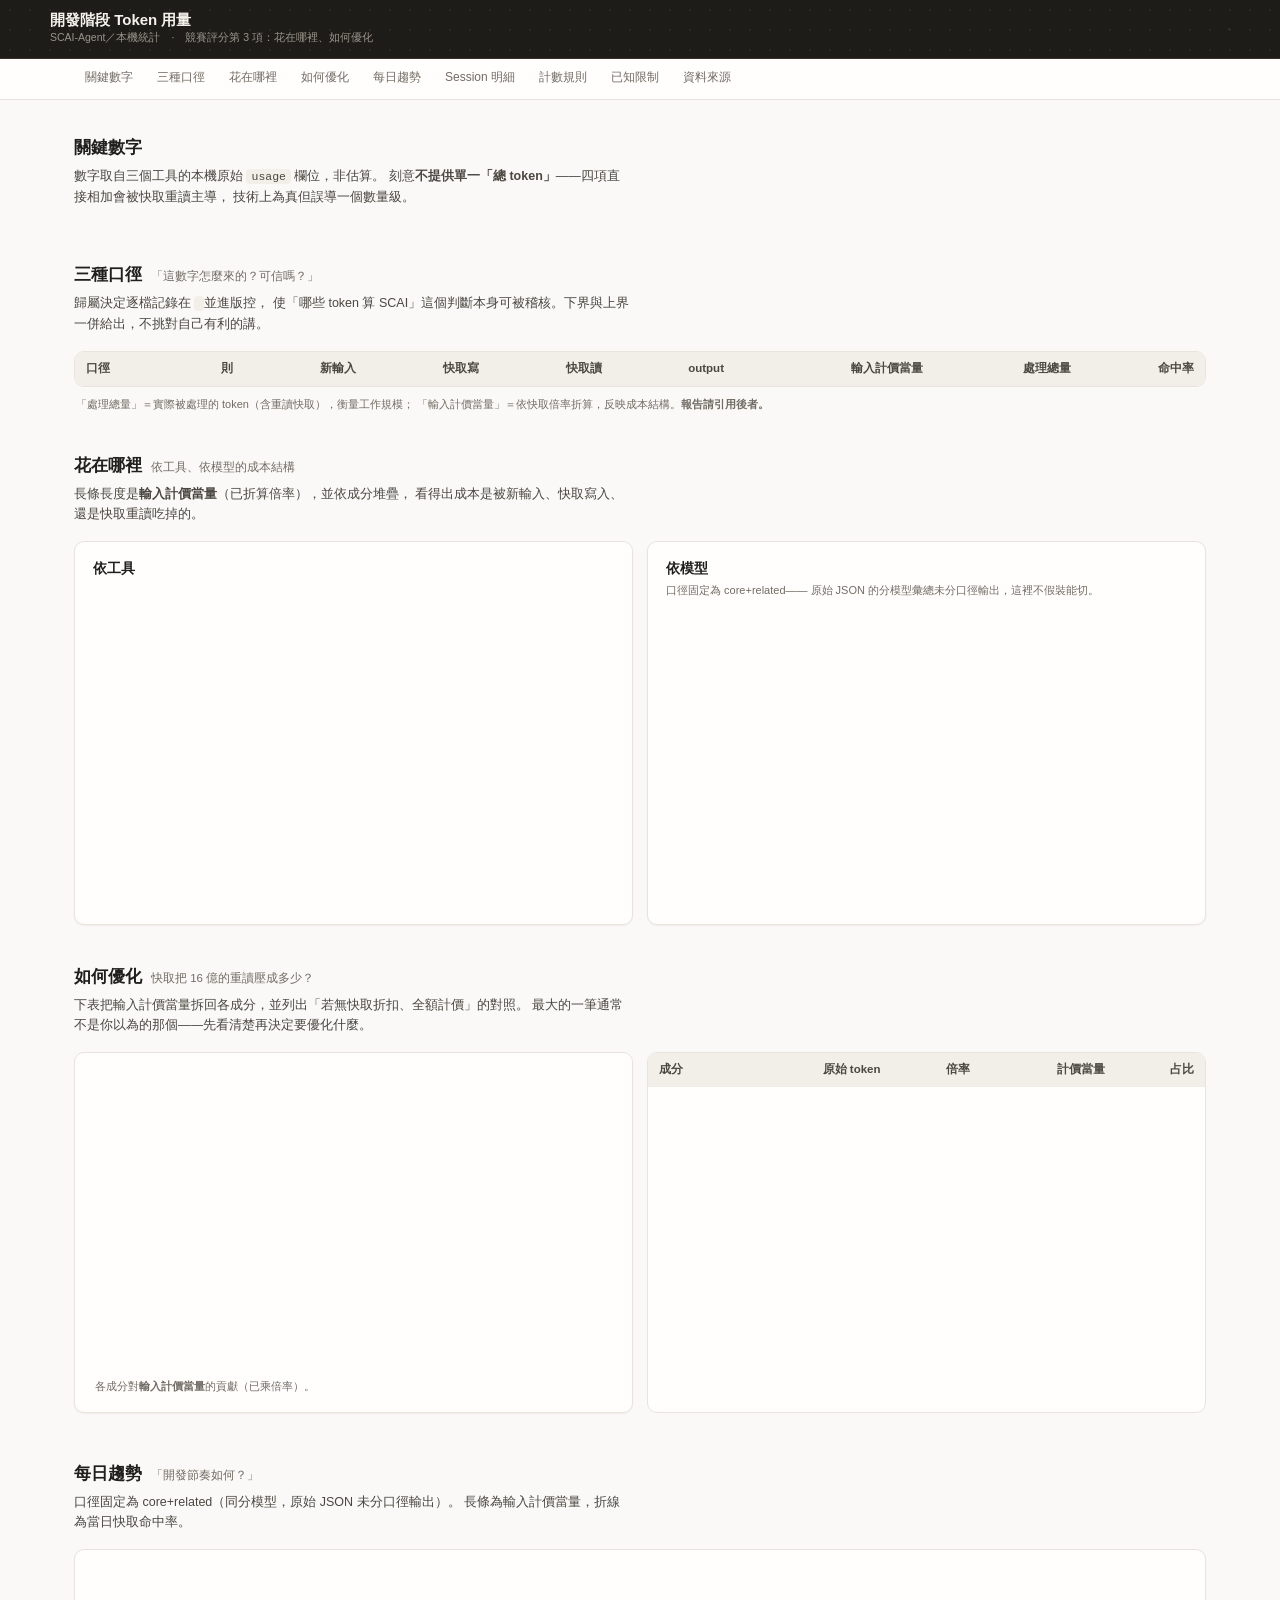
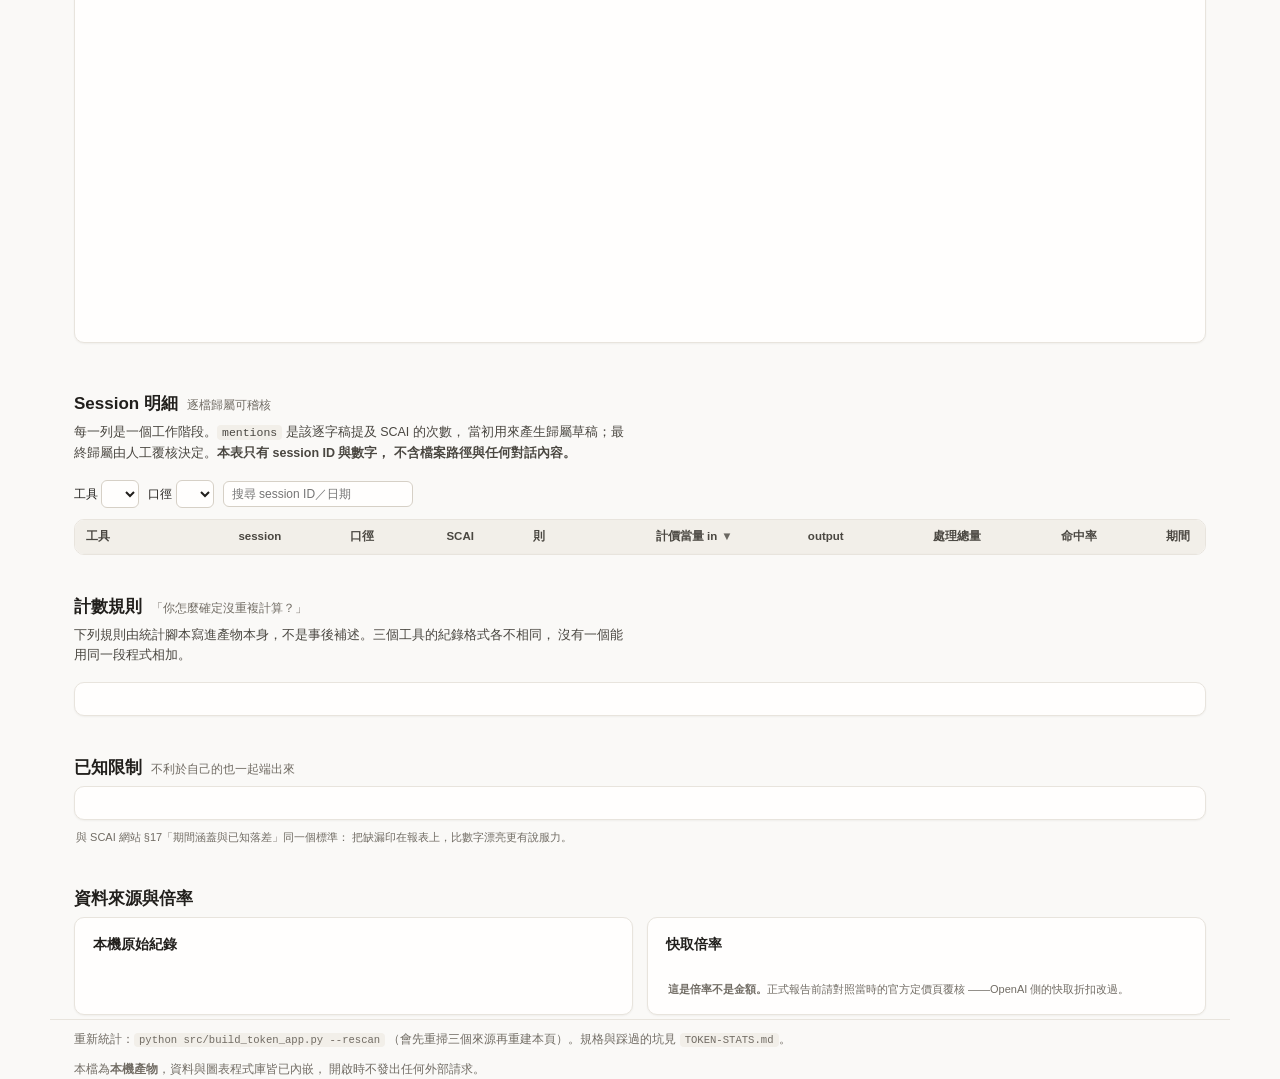
<file: src/token_app_template.html>
<!DOCTYPE html>
<html lang="zh-Hant">
<head>
<meta charset="UTF-8">
<meta name="viewport" content="width=device-width,initial-scale=1">
<title>開發階段 Token 用量｜SCAI-Agent</title>
<!--
  本機單檔應用。由 src/build_token_app.py 產生，資料與 Chart.js 皆已內嵌。
  刻意**不做任何外部請求**（無 CDN、無 webfont）：這支東西讀的是本機 AI 逐字稿的彙總，
  離線可開才守得住 TOKEN-STATS.md §6 的隱私紅線。字型走系統堆疊。
-->
<style>
:root{
  /* muted 與 warn 以「最暗的可能底色 --dim(#f2efe9)」為準訂到 AA 4.5：
     原本的 #736e66／#a97b1f 在 --surface 上勉強及格，一落到 --dim 就掉到 4.41／3.60。
     警示色尤其不能將就——它承載的正是「有 N 個 session 未覆核」這類最該看清楚的訊息。 */
  --bg:#faf9f7; --surface:#fffefd; --ink:#211f1c; --ink2:#4a4741; --muted:#716c64;
  --line:#e8e4dd; --line2:#d6d0c6; --dim:#f2efe9; --line-soft:#f0ede7;
  --accent:#a44a24; --ok:#2f7050; --warn:#8c661a; --err:#b03a30;
  --c1:#38547a; --c2:#357355; --c3:#b07a28; --c4:#6f5486; --c5:#9c5058;
  --r:10px; --maxw:1180px;
  --sh1:0 1px 2px rgba(33,31,28,.05);
  --sh2:0 1px 2px rgba(33,31,28,.06),0 6px 18px rgba(33,31,28,.045);
  --hd-bg:#1e1c19; --hd-line:#35322b; --hd-line2:#413d35;
  --tx-d:#e8e4db; --mut-d:#9a948a; --accent-br:#cf7a4c;
  --sans:"Noto Sans TC","Microsoft JhengHei",-apple-system,"Segoe UI",sans-serif;
  --mono:"Cascadia Mono",Consolas,"IBM Plex Mono","Microsoft JhengHei",monospace;
}
@media (prefers-color-scheme:dark){
  :root{
    --bg:#191714; --surface:#221f1b; --ink:#e8e4db; --ink2:#c6c0b4; --muted:#9a948a;
    --line:#35322b; --line2:#413d35; --dim:#2a2723; --line-soft:#2c2924;
    --accent:#cf7a4c; --ok:#5aa17c; --warn:#cfa24a; --err:#d1685c;
    --c1:#7896c2; --c2:#63ab86; --c3:#d0a153; --c4:#a288bd; --c5:#c78189;
    --sh1:none; --sh2:none;
  }
}
*{box-sizing:border-box}
html{scroll-behavior:smooth;scroll-padding-top:74px}
body{margin:0;background:var(--bg);color:var(--ink);font-family:var(--sans);
  font-size:14px;line-height:1.65;-webkit-font-smoothing:antialiased}
.wrap{max-width:var(--maxw);margin:0 auto;padding:0 24px}
.num{font-family:var(--mono);font-variant-numeric:tabular-nums}
a{color:var(--c1)}
:focus-visible{outline:2px solid var(--accent);outline-offset:2px;border-radius:4px}
.sr{position:absolute;width:1px;height:1px;overflow:hidden;clip:rect(0,0,0,0)}

/* ── header ── */
header{position:sticky;top:0;z-index:50;background:var(--hd-bg);border-bottom:1px solid var(--hd-line);
  background-image:radial-gradient(rgba(255,255,255,.05) 1px,transparent 1px);background-size:20px 20px}
.hd{display:flex;align-items:center;justify-content:space-between;gap:14px;
  min-height:58px;padding:9px 0;flex-wrap:wrap}
.bn{font-weight:700;font-size:15px;color:#f5f2ec;line-height:1.2}
.bs{font-size:10.5px;color:var(--mut-d)}
.hr{display:flex;align-items:center;gap:12px;flex-wrap:wrap}
.gen{font-size:11px;color:var(--mut-d);font-family:var(--mono)}
.seg{display:flex;border:1px solid var(--hd-line2);border-radius:7px;overflow:hidden}
.seg button{border:none;background:transparent;color:var(--mut-d);font-family:inherit;
  font-size:12px;font-weight:500;padding:6px 12px;cursor:pointer;white-space:nowrap}
.seg button.on{background:var(--accent);color:#fff;font-weight:600}
/* header 恆為深色，故 .on 在兩個主題下都疊在 var(--accent) 上，但 accent 本身會變：
   淺色 #a44a24 配白字 5.86 ✓；深色 #cf7a4c 配白字只有 3.21 ✗。深色改用深色文字（5.57）
   而非調暗 accent——選中狀態要夠亮才看得出是選中的。 */
@media (prefers-color-scheme:dark){ .seg button.on{color:#191714} }
.seg button:not(.on):hover{color:#f2efe9;background:rgba(255,255,255,.07)}
nav.toc{border-bottom:1px solid var(--line);background:var(--surface);position:sticky;top:0;z-index:40}
nav.toc .wrap{display:flex;gap:2px;overflow-x:auto;scrollbar-width:thin}
nav.toc a{padding:9px 11px;font-size:12px;color:var(--muted);text-decoration:none;white-space:nowrap;
  border-bottom:2px solid transparent}
nav.toc a:hover{color:var(--ink);border-bottom-color:var(--line2)}

/* ── section ── */
section{padding:34px 0 4px;scroll-margin-top:74px}
h2{font-size:17px;margin:0 0 4px;display:flex;align-items:baseline;gap:9px;flex-wrap:wrap}
h2 .q{font-size:11.5px;color:var(--muted);font-weight:500}
.lead{color:var(--ink2);font-size:12.5px;margin:0 0 16px;max-width:80ch}
.card{background:var(--surface);border:1px solid var(--line);border-radius:var(--r);
  box-shadow:var(--sh1);padding:16px 18px}
.grid{display:grid;gap:14px}
/* auto-fit 的 minmax 下限是硬下限：一旦大於視窗寬度，欄位就撐出去造成整頁橫向捲動，
   而且 .card 本身沒有 overflow 容器，破的是版面不是內部捲軸。min() 夾住才安全。 */
.grid.split{grid-template-columns:repeat(auto-fit,minmax(min(420px,100%),1fr))}
.grid.split.narrow{grid-template-columns:repeat(auto-fit,minmax(min(330px,100%),1fr))}

/* ── KPI ── */
.kpis{grid-template-columns:repeat(auto-fit,minmax(min(215px,100%),1fr))}
.kpi .lab{font-size:11.5px;color:var(--muted);display:flex;align-items:center;gap:6px}
.kpi .big{font-family:var(--mono);font-size:29px;font-weight:600;line-height:1.15;margin-top:5px;
  letter-spacing:-.5px}
.kpi .raw{font-family:var(--mono);font-size:11.5px;color:var(--muted);margin-top:2px}
.kpi .fn{font-size:11px;color:var(--ink2);margin-top:8px;line-height:1.55}
.kpi.hero{border-color:var(--accent);box-shadow:var(--sh2)}
.kpi.hero .big{color:var(--accent);font-size:34px}
.kpi.mute{background:var(--dim)}
.kpi.mute .big{color:var(--muted);font-size:24px}
.tag{font-size:10px;font-weight:600;padding:1.5px 6px;border-radius:4px;white-space:nowrap;
  border:1px solid currentColor;line-height:1.5}
.tag.cite{color:var(--accent)}
.tag.warn{color:var(--warn)}
.tag.dim{color:var(--muted)}

/* ── table ── */
.tw{overflow-x:auto;border:1px solid var(--line);border-radius:var(--r);background:var(--surface)}
table{border-collapse:collapse;width:100%;font-size:12.5px}
th,td{padding:7px 11px;text-align:right;white-space:nowrap;border-bottom:1px solid var(--line-soft)}
th{background:var(--dim);font-weight:600;font-size:11.5px;color:var(--ink2);position:sticky;top:0}
th:first-child,td:first-child{text-align:left}
tbody tr:last-child td{border-bottom:none}
tbody tr:hover{background:var(--dim)}
td.n{font-family:var(--mono);font-variant-numeric:tabular-nums}
tr.hl td{background:var(--dim);font-weight:600}
tr.hl:hover td{background:var(--line-soft)}
th.s{cursor:pointer;user-select:none}
th.s:hover{color:var(--ink)}
th.s::after{content:"";opacity:.35;margin-left:4px}
th.s.asc::after{content:"▲";opacity:.8}
th.s.desc::after{content:"▼";opacity:.8}
.sc{font-size:10.5px;padding:1px 6px;border-radius:4px;border:1px solid var(--line2);color:var(--muted)}
.sc.core{color:var(--ok);border-color:currentColor}
.sc.excluded{color:var(--muted);opacity:.75}
.sc.unrev{color:var(--warn);border-color:currentColor;font-weight:600}

/* ── charts ── */
.chart{position:relative;height:300px}
.chart.tall{height:360px}
.cap{font-size:11px;color:var(--muted);margin:9px 2px 0;line-height:1.6}

/* ── lists ── */
ol.rules,ul.plain{margin:0;padding-left:1.25em;font-size:12.5px;color:var(--ink2);line-height:1.75}
ol.rules li,ul.plain li{margin-bottom:7px}
ol.rules li::marker{color:var(--accent);font-weight:600}
ul.caveats{list-style:none;margin:0;padding:0;font-size:12.5px;color:var(--ink2);line-height:1.75}
ul.caveats li{padding-left:1.5em;position:relative;margin-bottom:9px}
ul.caveats li::before{content:"⚠";position:absolute;left:0;color:var(--warn)}
.kv{display:grid;grid-template-columns:auto 1fr;gap:4px 16px;font-size:12.5px;align-items:baseline}
.kv dt{color:var(--muted);white-space:nowrap}
.kv dd{margin:0;font-family:var(--mono);font-size:12px;word-break:break-all}

/* ── filter bar ── */
.fb{display:flex;gap:9px;align-items:center;flex-wrap:wrap;margin-bottom:11px;font-size:12px}
.fb select,.fb input{font-family:inherit;font-size:12px;padding:5px 8px;border:1px solid var(--line2);
  border-radius:6px;background:var(--surface);color:var(--ink)}
.fb input{min-width:190px}
.fb .cnt{color:var(--muted);margin-left:auto;font-family:var(--mono);font-size:11.5px}

footer{margin-top:44px;border-top:1px solid var(--line);padding:20px 0 40px;
  font-size:11.5px;color:var(--muted);line-height:1.8}
code{font-family:var(--mono);font-size:.92em;background:var(--dim);padding:1px 5px;border-radius:4px}
@media (max-width:640px){
  .wrap{padding:0 15px}
  .kpi .big{font-size:25px}.kpi.hero .big{font-size:28px}
  .chart{height:250px}
}
@media print{header,nav.toc{position:static}.chart{height:250px}}
</style>
</head>
<body>

<header>
  <div class="wrap hd">
    <div>
      <div class="bn">開發階段 Token 用量</div>
      <div class="bs">SCAI-Agent／本機統計　·　競賽評分第 3 項：花在哪裡、如何優化</div>
    </div>
    <div class="hr">
      <span class="gen" id="gen"></span>
      <div class="seg" id="scopeSeg" role="group" aria-label="口徑切換"></div>
    </div>
  </div>
</header>

<nav class="toc" aria-label="目錄"><div class="wrap">
  <a href="#kpi">關鍵數字</a><a href="#scopes">三種口徑</a><a href="#where">花在哪裡</a>
  <a href="#optimize">如何優化</a><a href="#trend">每日趨勢</a><a href="#sessions">Session 明細</a>
  <a href="#rules">計數規則</a><a href="#caveats">已知限制</a><a href="#src">資料來源</a>
</div></nav>

<main class="wrap">

<section id="kpi">
  <h2>關鍵數字 <span class="q" id="kpiScope"></span></h2>
  <p class="lead">數字取自三個工具的本機原始 <code>usage</code> 欄位，非估算。
    刻意<strong>不提供單一「總 token」</strong>——四項直接相加會被快取重讀主導，
    技術上為真但誤導一個數量級。</p>
  <div class="grid kpis" id="kpiGrid"></div>
</section>

<section id="scopes">
  <h2>三種口徑 <span class="q">「這數字怎麼來的？可信嗎？」</span></h2>
  <p class="lead">歸屬決定逐檔記錄在 <code id="scopeFile"></code> 並進版控，
    使「哪些 token 算 SCAI」這個判斷本身可被稽核。下界與上界一併給出，不挑對自己有利的講。</p>
  <div class="tw"><table id="scopeTable">
    <thead><tr>
      <th>口徑</th><th>則</th><th>新輸入</th><th>快取寫</th><th>快取讀</th>
      <th>output</th><th>輸入計價當量</th><th>處理總量</th><th>命中率</th>
    </tr></thead><tbody></tbody>
  </table></div>
  <p class="cap">「處理總量」＝實際被處理的 token（含重讀快取），衡量工作規模；
    「輸入計價當量」＝依快取倍率折算，反映成本結構。<strong>報告請引用後者。</strong></p>
</section>

<section id="where">
  <h2>花在哪裡 <span class="q">依工具、依模型的成本結構</span></h2>
  <p class="lead">長條長度是<strong>輸入計價當量</strong>（已折算倍率），並依成分堆疊，
    看得出成本是被新輸入、快取寫入、還是快取重讀吃掉的。</p>
  <div class="grid split">
    <div class="card">
      <h3 style="margin:0 0 2px;font-size:13.5px">依工具</h3>
      <p class="cap" style="margin:0 0 8px" id="byToolScopeNote"></p>
      <div class="chart"><canvas id="cTool"></canvas></div>
    </div>
    <div class="card">
      <h3 style="margin:0 0 2px;font-size:13.5px">依模型</h3>
      <p class="cap" style="margin:0 0 8px">口徑固定為 core+related——
        原始 JSON 的分模型彙總未分口徑輸出，這裡不假裝能切。</p>
      <div class="chart"><canvas id="cModel"></canvas></div>
    </div>
  </div>
</section>

<section id="optimize">
  <h2>如何優化 <span class="q">快取把 16 億的重讀壓成多少？</span></h2>
  <p class="lead">下表把輸入計價當量拆回各成分，並列出「若無快取折扣、全額計價」的對照。
    最大的一筆通常不是你以為的那個——先看清楚再決定要優化什麼。</p>
  <div class="grid split narrow">
    <div class="card"><div class="chart"><canvas id="cMix"></canvas></div>
      <p class="cap">各成分對<strong>輸入計價當量</strong>的貢獻（已乘倍率）。</p></div>
    <div class="tw"><table id="mixTable">
      <thead><tr><th>成分</th><th>原始 token</th><th>倍率</th><th>計價當量</th><th>占比</th></tr></thead>
      <tbody></tbody>
    </table></div>
  </div>
  <p class="cap" id="mixNote"></p>
</section>

<section id="trend">
  <h2>每日趨勢 <span class="q">「開發節奏如何？」</span></h2>
  <p class="lead">口徑固定為 core+related（同分模型，原始 JSON 未分口徑輸出）。
    長條為輸入計價當量，折線為當日快取命中率。</p>
  <div class="card"><div class="chart tall"><canvas id="cDay"></canvas></div></div>
  <p class="cap" id="dayRoundNote"></p>
</section>

<section id="sessions">
  <h2>Session 明細 <span class="q">逐檔歸屬可稽核</span></h2>
  <p class="lead">每一列是一個工作階段。<code>mentions</code> 是該逐字稿提及 SCAI 的次數，
    當初用來產生歸屬草稿；最終歸屬由人工覆核決定。<strong>本表只有 session ID 與數字，
    不含檔案路徑與任何對話內容。</strong></p>
  <p class="cap" id="unreviewedNote" hidden></p>
  <div class="fb">
    <label>工具 <select id="fTool"></select></label>
    <label>口徑 <select id="fScope"></select></label>
    <input id="fq" type="search" placeholder="搜尋 session ID／日期" aria-label="搜尋 session">
    <span class="cnt" id="sCount"></span>
  </div>
  <div class="tw"><table id="sessTable">
    <thead><tr>
      <th class="s" data-k="tool">工具</th><th class="s" data-k="session">session</th>
      <th class="s" data-k="scope">口徑</th><th class="s" data-k="mentions">SCAI</th>
      <th class="s" data-k="msgs">則</th><th class="s desc" data-k="billableInput">計價當量 in</th>
      <th class="s" data-k="output">output</th><th class="s" data-k="processed">處理總量</th>
      <th class="s" data-k="cacheHitRate">命中率</th><th class="s" data-k="from">期間</th>
    </tr></thead><tbody></tbody>
  </table></div>
</section>

<section id="rules">
  <h2>計數規則 <span class="q">「你怎麼確定沒重複計算？」</span></h2>
  <p class="lead">下列規則由統計腳本寫進產物本身，不是事後補述。三個工具的紀錄格式各不相同，
    沒有一個能用同一段程式相加。</p>
  <div class="card"><ol class="rules" id="rulesList"></ol></div>
</section>

<section id="caveats">
  <h2>已知限制 <span class="q">不利於自己的也一起端出來</span></h2>
  <div class="card"><ul class="caveats" id="caveatList"></ul></div>
  <p class="cap">與 SCAI 網站 §17「期間涵蓋與已知落差」同一個標準：
    把缺漏印在報表上，比數字漂亮更有說服力。</p>
</section>

<section id="src">
  <h2>資料來源與倍率</h2>
  <div class="grid split narrow">
    <div class="card"><h3 style="margin:0 0 9px;font-size:13.5px">本機原始紀錄</h3>
      <dl class="kv" id="srcList"></dl>
      <p class="cap" id="srcNote"></p></div>
    <div class="card"><h3 style="margin:0 0 9px;font-size:13.5px">快取倍率</h3>
      <dl class="kv" id="rateList"></dl>
      <p class="cap"><strong>這是倍率不是金額。</strong>正式報告前請對照當時的官方定價頁覆核
        ——OpenAI 側的快取折扣改過。</p></div>
  </div>
</section>

</main>

<footer class="wrap">
  <div id="footNote"></div>
  <div style="margin-top:9px">重新統計：<code>python src/build_token_app.py --rescan</code>
    （會先重掃三個來源再重建本頁）。規格與踩過的坑見 <code>TOKEN-STATS.md</code>。</div>
  <div style="margin-top:9px">本檔為<strong>本機產物</strong>，資料與圖表程式庫皆已內嵌，
    開啟時不發出任何外部請求。</div>
</footer>

<script>/* Chart.js 4.4.1（內嵌，MIT）*/
/*__CHARTJS__*/
</script>
<script>
const DATA = /*__DATA__*/null;
</script>
<script>
(function () {
"use strict";
const $ = s => document.querySelector(s);
const el = (t, cls, txt) => { const n = document.createElement(t);
  if (cls) n.className = cls; if (txt != null) n.textContent = txt; return n; };

// 一律 textContent 注入。這頁的字串來自三個工具的紀錄檔（模型名稱等），不完全可控，
// 而 innerHTML 會讓那些字串變成可執行的標記。建置端已做 <script> 跳脫，這裡是第二道。

// countingRules／caveats 的原文以 **…** 標重點（同一份文字也給非 HTML 的消費端用）。
// 直接 textContent 會把星號原樣印出來。這裡拆成文字節點與 <b>，維持「全頁不用 innerHTML」。
// 只施用於這兩個陣列——DATA.sources 含 `~/.claude/projects/**/*.jsonl` 這種路徑，
// 那裡的 ** 是萬用字元不是強調，不可轉換。
const emph = (tag, cls, s) => {
  const n = document.createElement(tag);
  if (cls) n.className = cls;
  const parts = String(s == null ? "" : s).split(/\*\*(.+?)\*\*/g);
  // split 帶捕獲組時，奇數索引即括號內容 → 那些才是要加粗的
  parts.forEach((p, i) => {
    if (!p) return;
    if (i % 2) { const b = document.createElement("b"); b.textContent = p; n.appendChild(b); }
    else n.appendChild(document.createTextNode(p));
  });
  return n;
};
const nf = n => (n == null ? "—" : n.toLocaleString("en-US"));
function cjk(n) {                       // 大數字讀得懂：16.2 億 / 2,833 萬
  if (n == null) return "—";
  const a = Math.abs(n);
  if (a >= 1e8) return (n / 1e8).toFixed(2) + " 億";
  if (a >= 1e4) return (n / 1e4).toFixed(a >= 1e6 ? 0 : 1) + " 萬";
  return nf(n);
}
const pct = r => (r == null ? "—" : (r * 100).toFixed(1) + "%");

const SCOPES = ["core", "core+related", "all"];
const SCOPE_LABEL = { "core": "core（下界）", "core+related": "core+related", "all": "all（上界）" };
const MIX = [                            // 與 token_stats.py 的 enrich() 同一組成分與倍率
  { k: "input",          label: "新輸入",        rate: "input",         c: "--c1" },
  { k: "cw5m",           label: "快取寫入 5m",   rate: "cacheWrite5m",  c: "--c3" },
  { k: "cw1h",           label: "快取寫入 1h",   rate: "cacheWrite1h",  c: "--c5" },
  { k: "cacheRead",      label: "快取讀取",      rate: "cacheRead",     c: "--c2" },
  { k: "codexCacheRead", label: "快取讀取(Codex)", rate: "codexCacheRead", c: "--c4" },
];
const css = v => getComputedStyle(document.documentElement).getPropertyValue(v).trim();
let scope = "core";

/* ── 由 sessions 逐筆推導任一口徑的分工具彙總 ──────────────────────────
   原始 JSON 的 byTool/byModel/byDay 只在 core+related 口徑下彙總。tool 是 session
   自帶的欄位，故分工具可以精確推導；分模型與分日不行（session 層沒有那兩個維度），
   那兩張圖就老實標成 core+related，不假裝能切。
   建置器對 core+related 做過等值斷言——推導結果與原始 byTool 逐欄相同才准出檔。 */
const FIELDS = ["msgs","input","cacheCreate","cw5m","cw1h","cacheRead",
                "codexCacheRead","output","outputUnknown"];
function inScope(s, sc) {
  return sc === "all" || (sc === "core" ? s.scope === "core"
                                        : s.scope === "core" || s.scope === "related");
}
function blank() { const o = {}; FIELDS.forEach(f => o[f] = 0); return o; }
function enrich(a) {
  const readIn = a.input + a.cacheCreate + a.cacheRead + a.codexCacheRead;
  const R = DATA.rates;
  const cached = a.cacheRead + a.codexCacheRead;
  return Object.assign({}, a, {
    processed: readIn + a.output,
    billableInput: Math.round(a.input * R.input + a.cw5m * R.cacheWrite5m
      + a.cw1h * R.cacheWrite1h + a.cacheRead * R.cacheRead
      + a.codexCacheRead * R.codexCacheRead),
    cacheHitRate: readIn ? cached / readIn : null,
  });
}
function byToolFor(sc) {
  const out = {};
  DATA.sessions.filter(s => inScope(s, sc)).forEach(s => {
    const a = out[s.tool] || (out[s.tool] = blank());
    FIELDS.forEach(f => a[f] += (s[f] || 0));
  });
  Object.keys(out).forEach(k => out[k] = enrich(out[k]));
  return out;
}

/* ── header ───────────────────────────────────────────────────────── */
$("#gen").textContent = "統計產出日 " + (DATA.generated || "未標示");
SCOPES.forEach(s => {
  const b = el("button", s === scope ? "on" : "", SCOPE_LABEL[s]);
  b.type = "button"; b.setAttribute("aria-pressed", String(s === scope));
  b.onclick = () => { scope = s;
    [...$("#scopeSeg").children].forEach(x => {
      const on = x.textContent === SCOPE_LABEL[s];
      x.className = on ? "on" : ""; x.setAttribute("aria-pressed", String(on));
    });
    renderScoped();
  };
  $("#scopeSeg").appendChild(b);
});

/* ── KPI ──────────────────────────────────────────────────────────── */
function renderKpi() {
  const t = DATA.totals[scope];
  $("#kpiScope").textContent = "口徑：" + SCOPE_LABEL[scope];
  const cards = [
    { cls: "hero", lab: "輸入計價當量", tag: ["cite", "報告引用這個"], big: cjk(t.billableInput),
      raw: nf(t.billableInput) + " tokens",
      fn: "依快取倍率折算後的輸入量，反映真實成本結構。" },
    { cls: "", lab: "產出 output", tag: t.outputUnknown ? ["warn", "有缺漏"] : null,
      big: cjk(t.output), raw: nf(t.output) + " tokens",
      fn: t.outputUnknown
        ? "另有 " + nf(t.outputUnknown) + " 則（Cowork）的 output 稽核紀錄不完整，"
          + "計為不可得而非 0，未含在上列數字內——故 output 為低估。"
        : "無缺漏紀錄。" },
    { cls: "hero", lab: "快取命中率", tag: ["cite", "優化成效"], big: pct(t.cacheHitRate),
      raw: cjk(t.cacheRead + t.codexCacheRead) + " / " + cjk(t.processed - t.output) + " 讀入",
      fn: "讀入的 token 有這麼高比例來自快取，因此計價當量遠低於處理總量。" },
    { cls: "", lab: "訊息則數", big: nf(t.msgs), raw: DATA.sessions.filter(s => inScope(s, scope)).length
        + " 個 session　·　" + DATA.byDay.length + " 個日期",
      fn: "已依 message.id 去重（一次回應會拆多行寫入，各帶完整 usage）。" },
    { cls: "mute", lab: "處理總量", tag: ["dim", "勿當用量"], big: cjk(t.processed),
      raw: nf(t.processed) + " tokens",
      fn: "含重讀快取的實際處理量，衡量工作規模。拿它當「總 token 用量」會誤導一個數量級。" },
  ];
  const g = $("#kpiGrid"); g.textContent = "";
  cards.forEach(c => {
    const d = el("div", "card kpi " + c.cls);
    const lab = el("div", "lab"); lab.appendChild(el("span", null, c.lab));
    if (c.tag) lab.appendChild(el("span", "tag " + c.tag[0], c.tag[1]));
    d.append(lab, el("div", "big", c.big), el("div", "raw", c.raw), el("div", "fn", c.fn));
    g.appendChild(d);
  });
}

/* ── 三種口徑 ─────────────────────────────────────────────────────── */
function renderScopeTable() {
  const tb = $("#scopeTable").querySelector("tbody"); tb.textContent = "";
  SCOPES.forEach(s => {
    const t = DATA.totals[s], tr = el("tr", s === scope ? "hl" : "");
    const cells = [SCOPE_LABEL[s], nf(t.msgs), nf(t.input),
      nf(t.cacheCreate), nf(t.cacheRead + t.codexCacheRead), nf(t.output),
      nf(t.billableInput), nf(t.processed), pct(t.cacheHitRate)];
    cells.forEach((v, i) => tr.appendChild(el("td", i ? "n" : "", v)));
    tb.appendChild(tr);
  });
}

/* ── 成分拆解 ─────────────────────────────────────────────────────── */
function mixRows() {
  const t = DATA.totals[scope];
  const rows = MIX.map(m => {
    const rate = DATA.rates[m.rate], raw = t[m.k] || 0;
    return { label: m.label, raw, rate, bill: Math.round(raw * rate), c: m.c };
  });
  const sum = rows.reduce((a, r) => a + r.bill, 0) || 1;
  rows.forEach(r => r.share = r.bill / sum);
  return rows.sort((a, b) => b.bill - a.bill);
}
function renderMix() {
  const rows = mixRows(), t = DATA.totals[scope];
  const tb = $("#mixTable").querySelector("tbody"); tb.textContent = "";
  rows.forEach(r => {
    const tr = el("tr");
    [r.label, nf(r.raw), "×" + r.rate, nf(r.bill), pct(r.share)]
      .forEach((v, i) => tr.appendChild(el("td", i ? "n" : "", v)));
    tb.appendChild(tr);
  });
  const tr = el("tr", "hl");
  ["合計", nf(rows.reduce((a, r) => a + r.raw, 0)), "—",
   nf(rows.reduce((a, r) => a + r.bill, 0)), "100.0%"]
    .forEach((v, i) => tr.appendChild(el("td", i ? "n" : "", v)));
  tb.appendChild(tr);

  const top = rows[0];
  const readIn = t.processed - t.output;
  $("#mixNote").textContent =
    "讀入 " + nf(readIn) + " tokens，若全額計價即同額；實際計價當量 "
    + nf(t.billableInput) + "（" + pct(t.billableInput / readIn) + "）。"
    + "最大的一筆成分是「" + top.label + "」，占計價當量 " + pct(top.share)
    + "——優化要從這裡下手，不是從讀入量最大的那項。";
}

/* ── 圖表 ─────────────────────────────────────────────────────────── */
const charts = {};
function paint(id, cfg) {
  if (charts[id]) charts[id].destroy();
  charts[id] = new Chart(document.getElementById(id), cfg);
}
function baseOpts(extra) {
  return Object.assign({
    responsive: true, maintainAspectRatio: false,
    interaction: { mode: "index", intersect: false },
    plugins: {
      legend: { labels: { boxWidth: 11, boxHeight: 11, font: { size: 11 }, color: css("--ink2") } },
      tooltip: { callbacks: { label: c => c.dataset.label + "：" + nf(c.parsed.x ?? c.parsed.y) } },
    },
  }, extra || {});
}
function gridColor() { return css("--line"); }
function axisFont() { return { size: 10.5, family: css("--mono") || "monospace" }; }

function renderCharts() {
  Chart.defaults.font.family = css("--sans");
  Chart.defaults.color = css("--muted");

  // 依工具（可切口徑，由 sessions 推導）
  const bt = byToolFor(scope);
  const tools = Object.keys(bt).sort((a, b) => bt[b].billableInput - bt[a].billableInput);
  $("#byToolScopeNote").textContent = "口徑：" + SCOPE_LABEL[scope] + "（由 session 明細逐筆推導）";
  paint("cTool", {
    type: "bar",
    data: { labels: tools, datasets: MIX.map(m => ({
      label: m.label, backgroundColor: css(m.c), borderWidth: 0,
      data: tools.map(t => Math.round((bt[t][m.k] || 0) * DATA.rates[m.rate])),
    })) },
    options: baseOpts({
      indexAxis: "y",
      scales: {
        x: { stacked: true, grid: { color: gridColor() }, ticks: { font: axisFont(), callback: cjk } },
        y: { stacked: true, grid: { display: false }, ticks: { font: { size: 11.5 } } },
      },
    }),
  });

  // 依模型（僅 core+related）
  const bm = Object.entries(DATA.byModel)
    .filter(([, v]) => v.billableInput > 0)
    .sort((a, b) => b[1].billableInput - a[1].billableInput);
  paint("cModel", {
    type: "bar",
    data: { labels: bm.map(e => e[0]), datasets: [
      { label: "輸入計價當量", backgroundColor: css("--c1"), borderWidth: 0,
        data: bm.map(e => e[1].billableInput) },
      { label: "output", backgroundColor: css("--accent"), borderWidth: 0,
        data: bm.map(e => e[1].output) },
    ] },
    options: baseOpts({
      indexAxis: "y",
      scales: {
        x: { type: "logarithmic", grid: { color: gridColor() }, ticks: { font: axisFont(), callback: cjk } },
        y: { grid: { display: false }, ticks: { font: { size: 11 } } },
      },
      plugins: { tooltip: { callbacks: { label: c => c.dataset.label + "：" + nf(c.parsed.x) } } },
    }),
  });

  // 成分圓環
  const rows = mixRows().filter(r => r.bill > 0);
  paint("cMix", {
    type: "doughnut",
    data: { labels: rows.map(r => r.label), datasets: [{
      data: rows.map(r => r.bill), borderWidth: 2, borderColor: css("--surface"),
      backgroundColor: rows.map(r => css(r.c)),
    }] },
    options: {
      responsive: true, maintainAspectRatio: false, cutout: "52%",
      plugins: {
        legend: { position: "right",
          labels: { boxWidth: 11, boxHeight: 11, font: { size: 11 }, color: css("--ink2") } },
        tooltip: { callbacks: { label: c => c.label + "：" + nf(c.parsed)
          + "（" + (c.parsed / rows.reduce((a, r) => a + r.bill, 0) * 100).toFixed(1) + "%）" } },
      },
    },
  });

  // 每日趨勢（僅 core+related）
  const days = DATA.byDay;
  paint("cDay", {
    type: "bar",
    data: { labels: days.map(d => d.date), datasets: [
      { label: "輸入計價當量", backgroundColor: css("--c1"), borderWidth: 0,
        data: days.map(d => d.billableInput), order: 2, yAxisID: "y" },
      { label: "output", backgroundColor: css("--accent"), borderWidth: 0,
        data: days.map(d => d.output), order: 2, yAxisID: "y" },
      { label: "快取命中率", type: "line", borderColor: css("--ok"), backgroundColor: css("--ok"),
        borderWidth: 2, pointRadius: 2.5, tension: .25, order: 1, yAxisID: "y2",
        data: days.map(d => d.cacheHitRate == null ? null : d.cacheHitRate * 100) },
    ] },
    options: baseOpts({
      scales: {
        x: { stacked: true, grid: { display: false }, ticks: { font: axisFont(), maxRotation: 60 } },
        y: { stacked: true, grid: { color: gridColor() }, ticks: { font: axisFont(), callback: cjk } },
        y2: { position: "right", min: 0, max: 100, grid: { display: false },
              ticks: { font: axisFont(), callback: v => v + "%" } },
      },
      plugins: { tooltip: { callbacks: { label: c => c.dataset.label + "："
        + (c.dataset.yAxisID === "y2" ? c.parsed.y.toFixed(1) + "%" : nf(c.parsed.y)) } } },
    }),
  });

  // 逐日的 billableInput 各自四捨五入過，加總不必然等於上方大字（實測差個位數）。
  // 差多少由資料算出來、有差才講——與本頁其他揭露同一個標準：寧可自曝也不讓人自己發現。
  const dayNote = $("#dayRoundNote");
  if (dayNote) {
    const ref = (DATA.totals["core+related"] || {}).billableInput;
    const sum = days.reduce((a, d) => a + (d.billableInput || 0), 0);
    const gap = ref == null ? 0 : sum - ref;
    dayNote.textContent = gap === 0 ? ""
      : "逐日數值各自四捨五入，本圖長條加總 " + nf(sum) + " 與上方 " + nf(ref)
        + " 相差 " + nf(Math.abs(gap)) + " tokens（" + (Math.abs(gap) / ref * 100).toFixed(6)
        + "%）——四捨五入的必然誤差，非資料不一致。";
  }
}

/* ── Session 明細 ─────────────────────────────────────────────────── */
let sortKey = "billableInput", sortDir = -1;
function renderSessions() {
  const tool = $("#fTool").value, sc = $("#fScope").value, q = $("#fq").value.trim().toLowerCase();
  const rows = DATA.sessions.filter(s =>
    (tool === "*" || s.tool === tool) && (sc === "*" || s.scope === sc) &&
    (!q || (s.session + " " + s.from + " " + s.to).toLowerCase().includes(q)));
  rows.sort((a, b) => {
    const x = a[sortKey], y = b[sortKey];
    if (x == null && y == null) return 0;
    if (x == null) return 1;
    if (y == null) return -1;
    return (typeof x === "number" ? x - y : String(x).localeCompare(String(y))) * sortDir;
  });
  const tb = $("#sessTable").querySelector("tbody"); tb.textContent = "";
  rows.forEach(s => {
    const tr = el("tr");
    tr.appendChild(el("td", null, s.tool));
    const c = el("td"); c.appendChild(el("code", null, s.session.slice(0, 8)));
    c.title = s.session; tr.appendChild(c);
    const sd = el("td");
    // reviewed===false 代表歸屬檔裡沒這筆，excluded 是預設值而非人工判定——兩者不可混為一談
    const unrev = s.reviewed === false;
    const badge = el("span", "sc " + (unrev ? "unrev" : s.scope), unrev ? "未覆核" : s.scope);
    if (unrev) badge.title = "尚未人工覆核歸屬，暫以 excluded 計（不進 core）";
    sd.appendChild(badge); tr.appendChild(sd);
    [nf(s.mentions), nf(s.msgs), nf(s.billableInput), nf(s.output), nf(s.processed),
     pct(s.cacheHitRate), s.from === s.to ? s.from : s.from + "～" + s.to]
      .forEach(v => tr.appendChild(el("td", "n", v)));
    tb.appendChild(tr);
  });
  // 由原始成分重算再四捨五入一次。把各 session 已四捨五入的 billableInput 相加，
  // 會與同口徑的 totals 差個一兩——數字對不上比少一位精度更容易讓人不信任整張表。
  const sum = blank();
  rows.forEach(s => FIELDS.forEach(f => sum[f] += (s[f] || 0)));
  $("#sCount").textContent = rows.length + " / " + DATA.sessions.length
    + " 個 session　·　計價當量 " + nf(enrich(sum).billableInput);
}
function initSessionUi() {
  const tools = [...new Set(DATA.sessions.map(s => s.tool))].sort();
  const scs = [...new Set(DATA.sessions.map(s => s.scope))].sort();
  const fill = (sel, opts, allLabel) => {
    sel.appendChild(new Option(allLabel, "*"));
    opts.forEach(o => sel.appendChild(new Option(o, o)));
    sel.onchange = renderSessions;
  };
  fill($("#fTool"), tools, "全部");
  fill($("#fScope"), scs, "全部");
  $("#fq").oninput = renderSessions;
  document.querySelectorAll("#sessTable th.s").forEach(th => {
    th.tabIndex = 0;
    const go = () => {
      const k = th.dataset.k;
      sortDir = (k === sortKey) ? -sortDir : (["tool", "session", "scope", "from"].includes(k) ? 1 : -1);
      sortKey = k;
      document.querySelectorAll("#sessTable th.s").forEach(o => o.classList.remove("asc", "desc"));
      th.classList.add(sortDir > 0 ? "asc" : "desc");
      renderSessions();
    };
    th.onclick = go;
    th.onkeydown = e => { if (e.key === "Enter" || e.key === " ") { e.preventDefault(); go(); } };
  });
}

/* ── 靜態區塊 ─────────────────────────────────────────────────────── */
function renderStatic() {
  $("#scopeFile").textContent = DATA.scopeFile || "data/token_scope.json";

  // 上次覆核之後才出現的 session 會落到預設值 excluded。不講的話，那和「人工判定
  // 與本專案無關」在畫面上完全一樣，於是新工作被無聲排除在 core 之外。
  const un = DATA.sessions.filter(s => s.reviewed === false);
  if (un.length) {
    const bi = enrich(un.reduce((a, s) => (FIELDS.forEach(f => a[f] += (s[f] || 0)), a), blank()));
    const n = $("#unreviewedNote");
    n.hidden = false;
    n.textContent = "⚠ 有 " + un.length + " 個 session 不在歸屬檔裡（計價當量 "
      + nf(bi.billableInput) + "），暫以 excluded 計、未進 core 口徑。"
      + "excluded 在這裡是預設值不是判定——覆核前 core 為低估。";
    n.style.color = "var(--warn)";
  }
  const rl = $("#rulesList");
  (DATA.countingRules || []).forEach(r => rl.appendChild(emph("li", null, r)));
  const cl = $("#caveatList");
  (DATA.caveats || []).forEach(c => cl.appendChild(emph("li", null, c)));
  const sl = $("#srcList");
  Object.entries(DATA.sources || {}).forEach(([k, v]) => {
    sl.appendChild(el("dt", null, k)); sl.appendChild(el("dd", null, v));
  });
  $("#srcNote").textContent = DATA.note || "";
  const rat = $("#rateList");
  const RLAB = { input: "新輸入", cacheWrite5m: "快取寫入 5m", cacheWrite1h: "快取寫入 1h",
                 cacheRead: "快取讀取", codexCacheRead: "快取讀取（Codex）" };
  Object.entries(DATA.rates || {}).forEach(([k, v]) => {
    rat.appendChild(el("dt", null, RLAB[k] || k)); rat.appendChild(el("dd", null, "×" + v));
  });
  $("#footNote").textContent =
    "產生器 " + (DATA.generator || "—") + "　·　階段：" + (DATA.stage || "—")
    + "　·　歸屬檔 " + (DATA.scopeFile || "—")
    + "　·　" + DATA.sessions.length + " 個 session、" + DATA.byDay.length + " 個日期、"
    + Object.keys(DATA.byModel || {}).length + " 個模型";
}

/* ── 啟動 ─────────────────────────────────────────────────────────── */
function renderScoped() { renderKpi(); renderScopeTable(); renderMix(); renderCharts(); }
renderStatic();
initSessionUi();
renderScoped();
renderSessions();

// 系統主題切換時重畫——Chart.js 的顏色是建立當下取的 CSS 變數值，不會自己跟著變。
if (window.matchMedia) {
  const mq = window.matchMedia("(prefers-color-scheme: dark)");
  (mq.addEventListener ? mq.addEventListener.bind(mq, "change") : mq.addListener.bind(mq))(renderCharts);
}
})();
</script>
</body>
</html>
</file>
